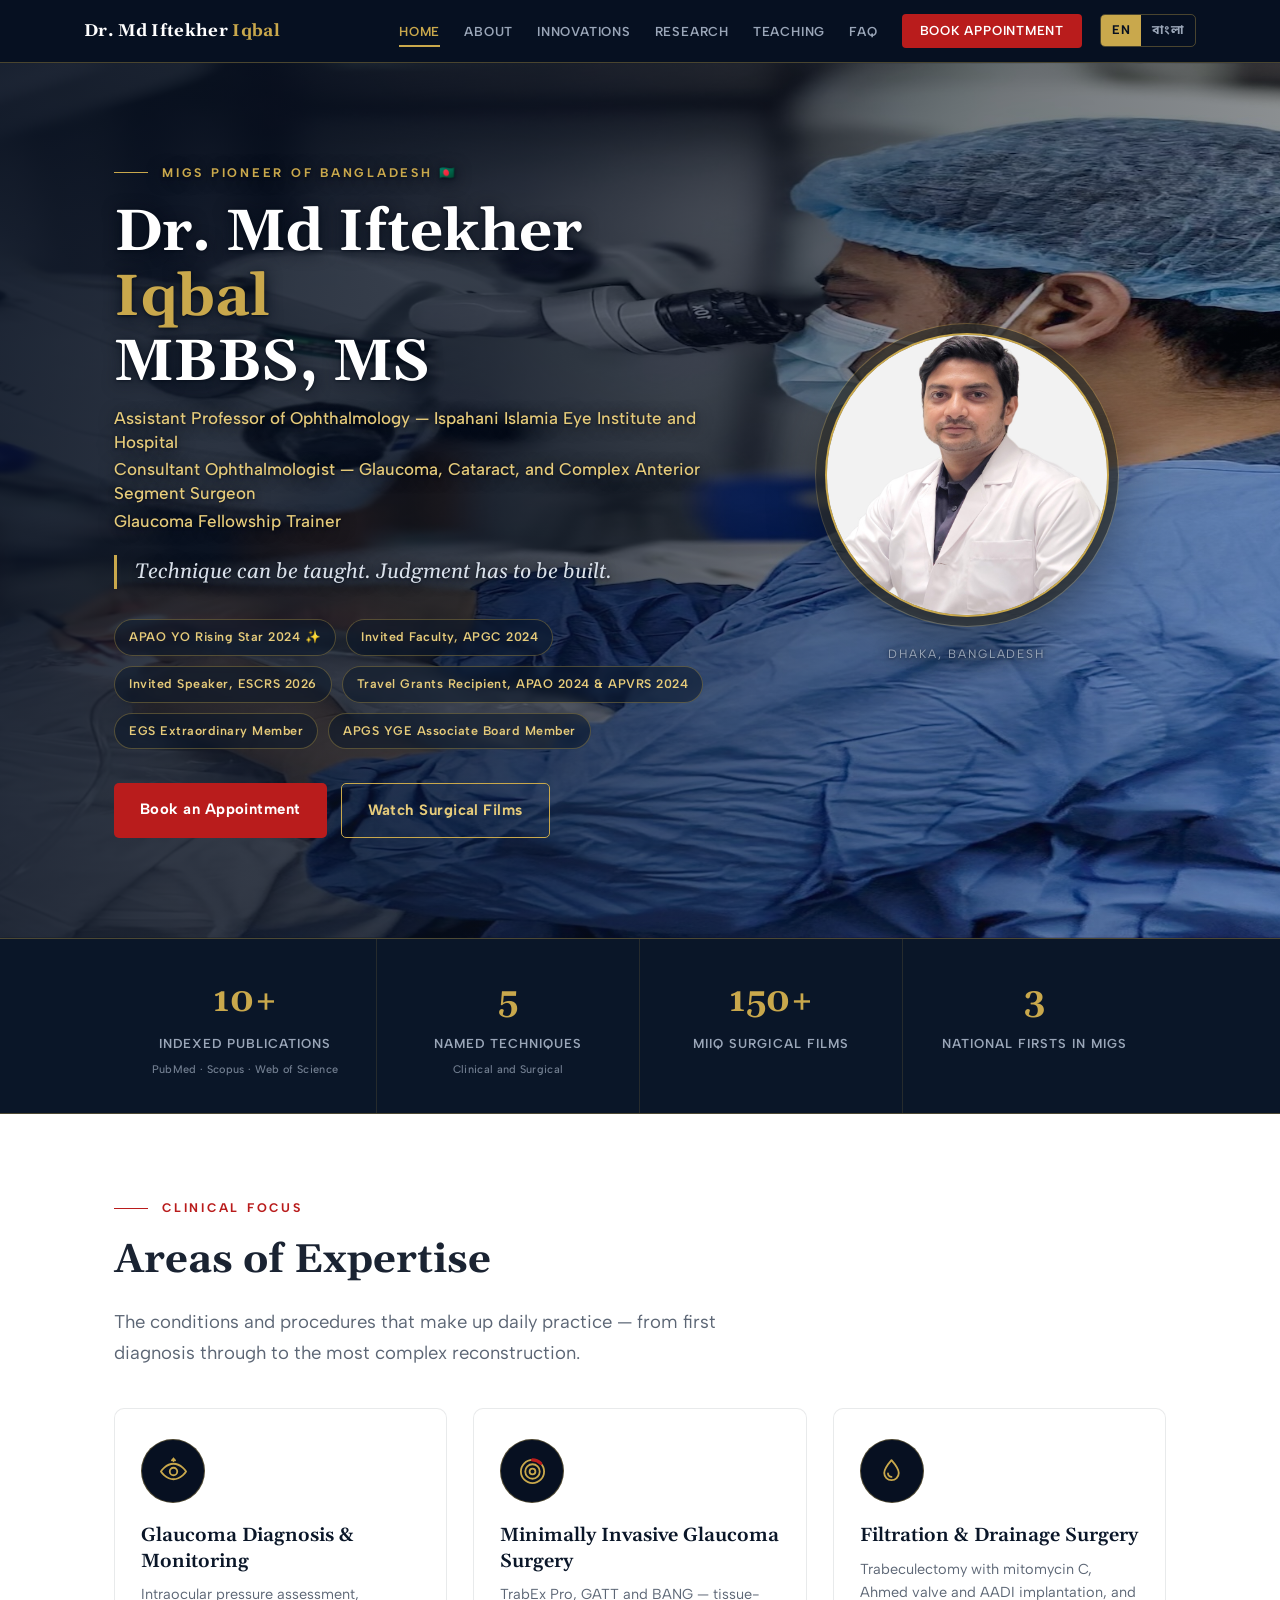
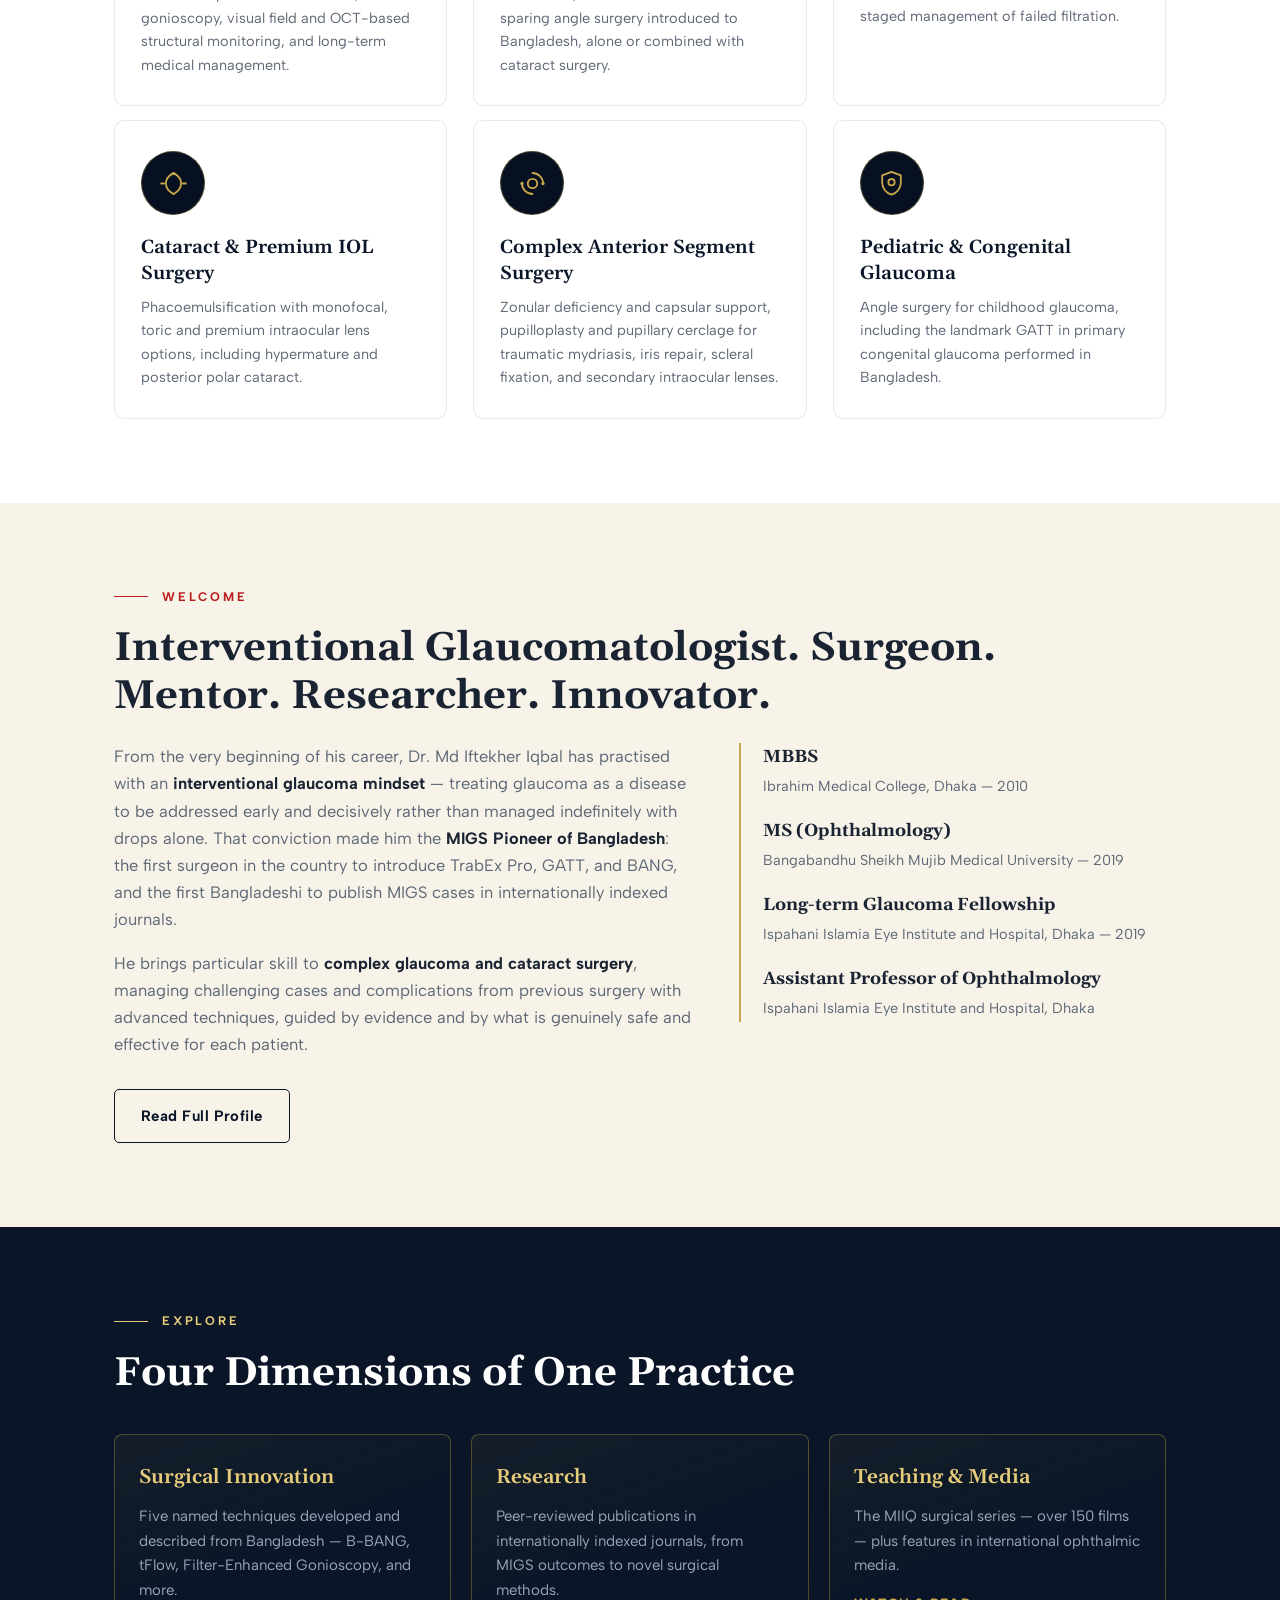
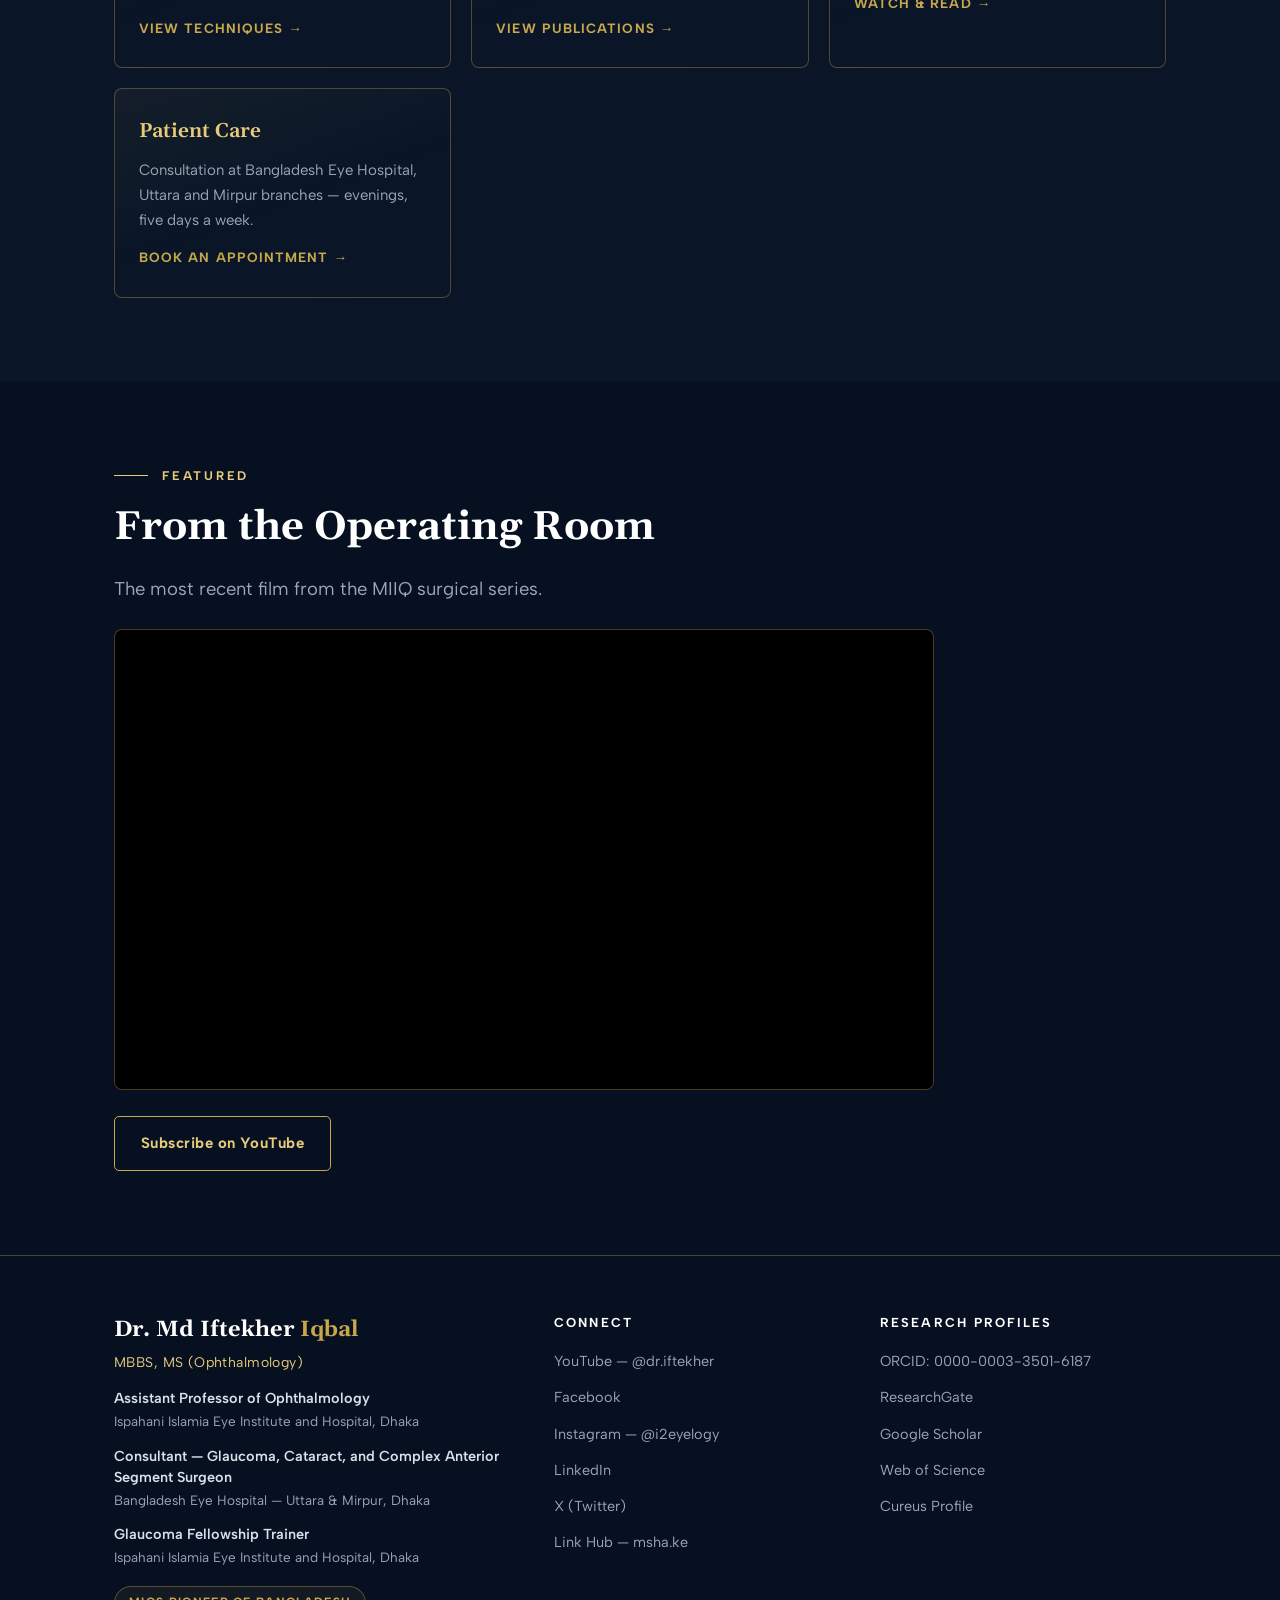
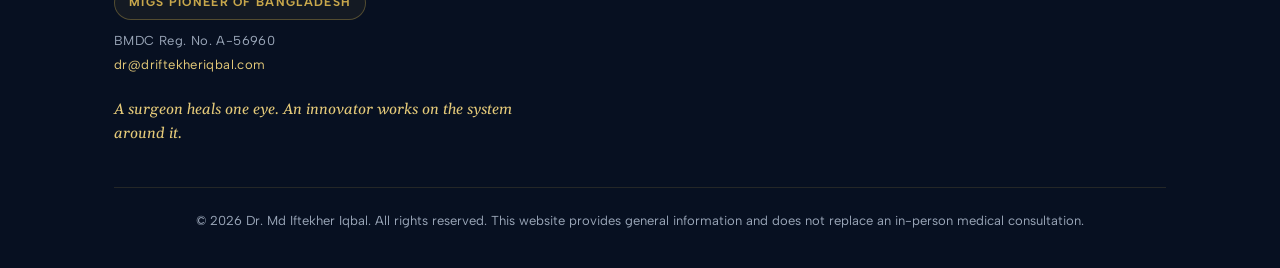
<file: index.html>
<!DOCTYPE html>
<html lang="en">
<head>
<meta charset="UTF-8">
<meta name="viewport" content="width=device-width, initial-scale=1.0">
<!-- ============================================================
     OFFICIAL WEBSITE — DR. MD IFTEKHER IQBAL, MBBS, MS
     HOW TO EDIT: look for comments marked  EDIT HERE  below.
     Change only the text between tags; never delete the tags.
     Brand colours live in css/style.css (:root section).

     BILINGUAL STRUCTURE
       page.html      = English
       page-bn.html   = Bangla (বাংলা)
     The two are independent files. When you change a fact in one
     (a phone number, a new award), change it in BOTH so the
     versions stay consistent.
     ============================================================ -->
<title>Dr. Md Iftekher Iqbal | Glaucoma, Cataract, and Complex Anterior Segment Surgeon | MIGS Pioneer of Bangladesh</title>
<meta name="description" content="Official website of Dr. Md Iftekher Iqbal, MBBS, MS — Assistant Professor of Ophthalmology and Consultant Ophthalmologist in Dhaka. MIGS Pioneer of Bangladesh.">
<link rel="canonical" href="https://driftekheriqbal.com/index.html">
<meta property="og:url" content="https://driftekheriqbal.com/index.html">
<meta property="og:image" content="https://driftekheriqbal.com/photo.jpg">
<meta property="og:image:alt" content="Dr. Md Iftekher Iqbal">
<meta property="og:site_name" content="Dr. Md Iftekher Iqbal">
<meta property="og:locale" content="en_US">
<meta property="og:locale:alternate" content="bn_BD">
<meta name="twitter:card" content="summary_large_image">
<meta name="twitter:title" content="Dr. Md Iftekher Iqbal">
<meta name="twitter:image" content="https://driftekheriqbal.com/photo.jpg">
<meta name="theme-color" content="#0A1628">
<meta name="robots" content="index, follow, max-image-preview:large">
<link rel="icon" href="favicon.svg" type="image/svg+xml">
<link rel="apple-touch-icon" href="photo.jpg">
<meta name="author" content="Dr. Md Iftekher Iqbal">
<meta property="og:title" content="Dr. Md Iftekher Iqbal | Glaucoma, Cataract, and Complex Anterior Segment Surgeon | MIGS Pioneer of Bangladesh">
<meta property="og:description" content="Official website of Dr. Md Iftekher Iqbal, MBBS, MS — Assistant Professor of Ophthalmology and Consultant Ophthalmologist in Dhaka. MIGS Pioneer of Bangladesh.">
<meta property="og:type" content="profile">
<link rel="alternate" hreflang="en" href="https://driftekheriqbal.com/index.html">
<link rel="alternate" hreflang="bn" href="https://driftekheriqbal.com/index-bn.html">
<link rel="alternate" hreflang="x-default" href="https://driftekheriqbal.com/index.html">
<link rel="preconnect" href="https://fonts.googleapis.com">
<link rel="preconnect" href="https://fonts.gstatic.com" crossorigin>
<link href="https://fonts.googleapis.com/css2?family=Gelasio:ital,wght@0,400;0,600;0,700;1,400;1,600&family=Albert+Sans:wght@400;500;600;700&family=Noto+Sans+Bengali:wght@400;500;600;700&display=swap" rel="stylesheet">
<script type="application/ld+json">
{
  "@context": "https://schema.org",
  "@type": "Physician",
  "@id": "https://driftekheriqbal.com/#physician",
  "name": "Dr. Md Iftekher Iqbal",
  "honorificPrefix": "Dr.",
  "honorificSuffix": "MBBS, MS",
  "url": "https://driftekheriqbal.com/",
  "image": "https://driftekheriqbal.com/photo.jpg",
  "medicalSpecialty": "Ophthalmologic",
  "email": "dr@driftekheriqbal.com",
  "identifier": {
    "@type": "PropertyValue",
    "name": "BMDC Registration Number",
    "value": "A-56960"
  },
  "description": "Assistant Professor of Ophthalmology and Consultant Ophthalmologist specialising in glaucoma, cataract, and complex anterior segment surgery. MIGS Pioneer of Bangladesh.",
  "knowsLanguage": ["en", "bn"],
  "availableService": [
    {"@type": "MedicalProcedure", "name": "Minimally Invasive Glaucoma Surgery (MIGS)"},
    {"@type": "MedicalProcedure", "name": "Trabeculectomy with Mitomycin C"},
    {"@type": "MedicalProcedure", "name": "Glaucoma Drainage Device Implantation"},
    {"@type": "MedicalProcedure", "name": "Cataract Surgery with Premium Intraocular Lens"},
    {"@type": "MedicalProcedure", "name": "Complex Anterior Segment Reconstruction"},
    {"@type": "MedicalProcedure", "name": "Pediatric and Congenital Glaucoma Surgery"}
  ],
  "alumniOf": [
    {"@type": "EducationalOrganization", "name": "Ibrahim Medical College, Dhaka"},
    {"@type": "EducationalOrganization", "name": "Bangabandhu Sheikh Mujib Medical University"}
  ],
  "worksFor": {
    "@type": "MedicalOrganization",
    "name": "Ispahani Islamia Eye Institute and Hospital",
    "address": {"@type": "PostalAddress", "addressLocality": "Dhaka", "addressCountry": "BD"}
  },
  "sameAs": [
    "https://orcid.org/0000-0003-3501-6187",
    "https://www.youtube.com/@dr.iftekher",
    "https://www.facebook.com/dr.iftekher.oph",
    "https://instagram.com/i2eyelogy",
    "https://www.linkedin.com/in/iftekher-iqbal",
    "https://x.com/iftekher_iqbal",
    "https://scholar.google.com/citations?user=cHionpIAAAAJ",
    "https://www.researchgate.net/profile/Md-Iftekher-Iqbal"
  ]
}
</script>
<script type="application/ld+json">
{
  "@context": "https://schema.org",
  "@type": "MedicalClinic",
  "name": "Dr. Md Iftekher Iqbal — Bangladesh Eye Hospital, Uttara",
  "address": {
    "@type": "PostalAddress",
    "streetAddress": "House 27, Sonargaon Janapath Road, Sector 07, Uttara",
    "addressLocality": "Dhaka",
    "postalCode": "1230",
    "addressCountry": "BD"
  },
  "telephone": "+8801787665944",
  "openingHoursSpecification": [{
    "@type": "OpeningHoursSpecification",
    "dayOfWeek": ["Saturday", "Monday", "Wednesday"],
    "opens": "19:00", "closes": "21:00"
  }],
  "physician": {"@id": "https://driftekheriqbal.com/#physician"}
}
</script>
<script type="application/ld+json">
{
  "@context": "https://schema.org",
  "@type": "MedicalClinic",
  "name": "Dr. Md Iftekher Iqbal — Bangladesh Eye Hospital, Mirpur",
  "address": {
    "@type": "PostalAddress",
    "streetAddress": "Sumi Tower, 66 Zoo Road, Mirpur-2",
    "addressLocality": "Dhaka",
    "postalCode": "1216",
    "addressCountry": "BD"
  },
  "telephone": "+8801847422010",
  "openingHoursSpecification": [{
    "@type": "OpeningHoursSpecification",
    "dayOfWeek": ["Sunday", "Tuesday"],
    "opens": "18:00", "closes": "21:00"
  }],
  "physician": {"@id": "https://driftekheriqbal.com/#physician"}
}
</script>
<link rel="stylesheet" href="css/style.css">
</head>
<body>

<a class="skip-link" href="#main">Skip to content</a>
<nav class="nav" aria-label="Main navigation">
  <div class="nav-inner">
    <a class="nav-name" href="index.html">Dr. Md Iftekher <span>Iqbal</span></a>
    <ul class="nav-links" id="navlinks">
        <li><a href="index.html" class="active">Home</a></li>
        <li><a href="about.html">About</a></li>
        <li><a href="innovations.html">Innovations</a></li>
        <li><a href="research.html">Research</a></li>
        <li><a href="teaching.html">Teaching</a></li>
      <li><a href="faq.html">FAQ</a></li>
      <li><a href="appointments.html" class="nav-cta">Book Appointment</a></li>
    </ul>
    <div class="nav-actions">
      <!-- LANGUAGE TOGGLE — links this page to its twin in the other language -->
      <div class="lang-switch" role="group" aria-label="Language">
        <a href="index.html" class="active" lang="en">EN</a>
        <a href="index-bn.html" lang="bn">বাংলা</a>
      </div>
      <button class="nav-toggle" aria-label="Open menu" onclick="document.getElementById('navlinks').classList.toggle('open')">&#9776;</button>
    </div>
  </div>
</nav>

<!-- ================= HERO ================= -->
<!-- EDIT HERE: HOME HERO — name, titles, tagline, badges -->
<header id="main" class="hero hero--home">
  <div class="wrap hero-grid">
    <div>
      <p class="eyebrow">MIGS Pioneer of Bangladesh &#127463;&#127465;</p>
      <h1>Dr. Md Iftekher <em>Iqbal</em><br>MBBS, MS</h1>
      <p class="hero-role">Assistant Professor of Ophthalmology — Ispahani Islamia Eye Institute and Hospital</p>
      <p class="hero-role">Consultant Ophthalmologist — Glaucoma, Cataract, and Complex Anterior Segment Surgeon</p>
      <p class="hero-role">Glaucoma Fellowship Trainer</p>
      <p class="hero-line">Technique can be taught. Judgment has to be built.</p>
      <div class="badges">
        <span class="badge">APAO YO Rising Star 2024 &#10024;</span>
        <span class="badge">Invited Faculty, APGC 2024</span>
        <span class="badge">Invited Speaker, ESCRS 2026</span>
        <span class="badge">Travel Grants Recipient, APAO 2024 &amp; APVRS 2024</span>
        <span class="badge">EGS Extraordinary Member</span>
        <span class="badge">APGS YGE Associate Board Member</span>
      </div>
      <div class="cta-row">
        <a class="btn btn--red" href="appointments.html">Book an Appointment</a>
        <a class="btn btn--ghost" href="teaching.html">Watch Surgical Films</a>
      </div>
    </div>
    <div>
      <!-- EDIT HERE: replace photo.jpg in the main folder with your portrait -->
      <figure class="portrait portrait--arch">
        <img src="photo.jpg" alt="Portrait of Dr. Md Iftekher Iqbal"
             onerror="this.style.display='none';this.nextElementSibling.style.display='block'">
        <div class="portrait-fallback" style="display:none">II</div>
      </figure>
      <p class="portrait-caption">DHAKA, BANGLADESH</p>
    </div>
  </div>
</header>

<!-- ================= STATS ================= -->
<section class="stats">
  <div class="wrap stats-grid">
    <div class="stat"><b>10+</b><span>Indexed Publications<small>PubMed &middot; Scopus &middot; Web of Science</small></span></div>
    <div class="stat"><b>5</b><span>Named Techniques<small>Clinical and Surgical</small></span></div>
    <div class="stat"><b>150+</b><span>MIIQ Surgical Films</span></div>
    <div class="stat"><b>3</b><span>National Firsts in MIGS</span></div>
  </div>
</section>

<!-- ================= AREAS OF EXPERTISE ================= -->
<!-- EDIT HERE: to change a card, edit its <h3> title and <p> text.
     The icons are drawn in code; leave the <svg> blocks alone
     unless you want a different symbol. Mirror changes in the
     other language file. -->
<section class="section section--white">
  <div class="wrap">
    <p class="eyebrow eyebrow--red">Clinical Focus</p>
    <h2>Areas of Expertise</h2>
    <p class="lede">The conditions and procedures that make up daily practice — from first diagnosis through to the most complex reconstruction.</p>
    <div class="expertise-grid">
      <article class="expertise">
        <span class="expertise-icon"><svg viewBox="0 0 24 24" fill="none" stroke="currentColor" stroke-width="1.5" stroke-linecap="round" stroke-linejoin="round" aria-hidden="true">
  <path d="M1.6 12S5.6 5.6 12 5.6 22.4 12 22.4 12 18.4 18.4 12 18.4 1.6 12 1.6 12z"/>
  <circle cx="12" cy="12" r="3.1"/>
  <path d="M12 3.4V1.4M12 1.4 10.7 2.8M12 1.4l1.3 1.4"/>
</svg></span>
        <h3>Glaucoma Diagnosis &amp; Monitoring</h3>
        <p>Intraocular pressure assessment, gonioscopy, visual field and OCT-based structural monitoring, and long-term medical management.</p>
      </article>
      <article class="expertise">
        <span class="expertise-icon"><svg viewBox="0 0 24 24" fill="none" stroke="currentColor" stroke-width="1.5" stroke-linecap="round" aria-hidden="true">
  <circle cx="12" cy="12" r="9.6"/>
  <circle cx="12" cy="12" r="6"/>
  <circle cx="12" cy="12" r="2.4"/>
  <path d="M12 2.4A9.6 9.6 0 0 1 18.8 5.2" stroke="#B91C1C" stroke-width="2.6"/>
</svg></span>
        <h3>Minimally Invasive Glaucoma Surgery</h3>
        <p>TrabEx Pro, GATT and BANG — tissue-sparing angle surgery introduced to Bangladesh, alone or combined with cataract surgery.</p>
      </article>
      <article class="expertise">
        <span class="expertise-icon"><svg viewBox="0 0 24 24" fill="none" stroke="currentColor" stroke-width="1.5" stroke-linecap="round" stroke-linejoin="round" aria-hidden="true">
  <path d="M12 2.6s6 6.9 6 10.6a6 6 0 0 1-12 0C6 9.5 12 2.6 12 2.6z"/>
  <path d="M9.1 13.6a2.9 2.9 0 0 0 2.9 2.9"/>
</svg></span>
        <h3>Filtration &amp; Drainage Surgery</h3>
        <p>Trabeculectomy with mitomycin C, Ahmed valve and AADI implantation, and staged management of failed filtration.</p>
      </article>
      <article class="expertise">
        <span class="expertise-icon"><svg viewBox="0 0 24 24" fill="none" stroke="currentColor" stroke-width="1.5" stroke-linecap="round" stroke-linejoin="round" aria-hidden="true">
  <path d="M12 3.2c4.2 2.4 6.3 5.2 6.3 8.8S16.2 18.4 12 20.8c-4.2-2.4-6.3-5.2-6.3-8.8S7.8 5.6 12 3.2z"/>
  <path d="M1.8 12h2.4M19.8 12h2.4"/>
</svg></span>
        <h3>Cataract &amp; Premium IOL Surgery</h3>
        <p>Phacoemulsification with monofocal, toric and premium intraocular lens options, including hypermature and posterior polar cataract.</p>
      </article>
      <article class="expertise">
        <span class="expertise-icon"><svg viewBox="0 0 24 24" fill="none" stroke="currentColor" stroke-width="1.5" stroke-linecap="round" aria-hidden="true">
  <circle cx="12" cy="12" r="3.9"/>
  <path d="M12 3.3a8.7 8.7 0 0 1 8.7 8.7"/>
  <path d="M12 20.7A8.7 8.7 0 0 1 3.3 12"/>
  <circle cx="20.7" cy="12" r="1.35" fill="currentColor" stroke="none"/>
  <circle cx="3.3" cy="12" r="1.35" fill="currentColor" stroke="none"/>
</svg></span>
        <h3>Complex Anterior Segment Surgery</h3>
        <p>Zonular deficiency and capsular support, pupilloplasty and pupillary cerclage for traumatic mydriasis, iris repair, scleral fixation, and secondary intraocular lenses.</p>
      </article>
      <article class="expertise">
        <span class="expertise-icon"><svg viewBox="0 0 24 24" fill="none" stroke="currentColor" stroke-width="1.5" stroke-linecap="round" stroke-linejoin="round" aria-hidden="true">
  <path d="M12 2.3 4.3 5.2v6.2c0 4.6 3.3 8.6 7.7 9.9 4.4-1.3 7.7-5.3 7.7-9.9V5.2L12 2.3z"/>
  <circle cx="12" cy="10.9" r="2.6"/>
</svg></span>
        <h3>Pediatric &amp; Congenital Glaucoma</h3>
        <p>Angle surgery for childhood glaucoma, including the landmark GATT in primary congenital glaucoma performed in Bangladesh.</p>
      </article>
    </div>
  </div>
</section>


<!-- ================= INTRODUCTION ================= -->
<section class="section section--cream">
  <div class="wrap">
    <p class="eyebrow eyebrow--red">Welcome</p>
    <h2>Interventional Glaucomatologist. Surgeon. Mentor. Researcher. Innovator.</h2>
    <div class="about-grid">
      <div class="prose">
        <p>From the very beginning of his career, Dr. Md Iftekher Iqbal has practised with an <b>interventional glaucoma mindset</b> — treating glaucoma as a disease to be addressed early and decisively rather than managed indefinitely with drops alone. That conviction made him the <b>MIGS Pioneer of Bangladesh</b>: the first surgeon in the country to introduce TrabEx Pro, GATT, and BANG, and the first Bangladeshi to publish MIGS cases in internationally indexed journals.</p>
        <p>He brings particular skill to <b>complex glaucoma and cataract surgery</b>, managing challenging cases and complications from previous surgery with advanced techniques, guided by evidence and by what is genuinely safe and effective for each patient.</p>
      </div>
      <div>
        <ul class="cred-list">
          <li><b>MBBS</b><span>Ibrahim Medical College, Dhaka — 2010</span></li>
          <li><b>MS (Ophthalmology)</b><span>Bangabandhu Sheikh Mujib Medical University — 2019</span></li>
          <li><b>Long-term Glaucoma Fellowship</b><span>Ispahani Islamia Eye Institute and Hospital, Dhaka — 2019</span></li>
          <li><b>Assistant Professor of Ophthalmology</b><span>Ispahani Islamia Eye Institute and Hospital, Dhaka</span></li>
        </ul>
      </div>
    </div>
    <div class="cta-row" style="margin-top:14px">
      <a class="btn btn--navy" href="about.html">Read Full Profile</a>
    </div>
  </div>
</section>

<!-- ================= EXPLORE ================= -->
<section class="section section--navy">
  <div class="wrap">
    <p class="eyebrow">Explore</p>
    <h2>Four Dimensions of One Practice</h2>
    <div class="card-grid">
      <div class="card">
        <h3>Surgical Innovation</h3>
        <p>Five named techniques developed and described from Bangladesh — B-BANG, tFlow, Filter-Enhanced Gonioscopy, and more.</p>
        <a class="more" href="innovations.html">View Techniques &rarr;</a>
      </div>
      <div class="card">
        <h3>Research</h3>
        <p>Peer-reviewed publications in internationally indexed journals, from MIGS outcomes to novel surgical methods.</p>
        <a class="more" href="research.html">View Publications &rarr;</a>
      </div>
      <div class="card">
        <h3>Teaching &amp; Media</h3>
        <p>The MIIQ surgical series — over 150 films — plus features in international ophthalmic media.</p>
        <a class="more" href="teaching.html">Watch &amp; Read &rarr;</a>
      </div>
      <div class="card">
        <h3>Patient Care</h3>
        <p>Consultation at Bangladesh Eye Hospital, Uttara and Mirpur branches — evenings, five days a week.</p>
        <a class="more" href="appointments.html">Book an Appointment &rarr;</a>
      </div>
    </div>
  </div>
</section>

<!-- ================= FEATURED FILM (AUTO-UPDATING) ================= -->
<!-- FEATURED VIDEO: pulls the newest film from your YouTube playlist
     "MIIQ - Featured Surgical Films" automatically. To change which film
     appears first, reorder that playlist on YouTube — no edit needed here. -->
<!-- FEATURED VIDEO — fully automatic. It plays from your public
     YouTube playlist "MIIQ - Featured Surgical Films"
     (ID: PLQgYX9K4kgxk). To change which film leads, reorder that
     playlist on YouTube. Nothing here ever needs editing again.
     The same playlist is used in index-bn.html and teaching.html. -->
<section class="section section--deep">
  <div class="wrap">
    <p class="eyebrow">Featured</p>
    <h2>From the Operating Room</h2>
    <p class="lede">The most recent film from the MIIQ surgical series.</p>
    <div class="yt-frame" style="max-width:820px;margin-top:24px">
      <iframe src="https://www.youtube-nocookie.com/embed/videoseries?list=PLQgYX9K4kgxk" title="Latest MIIQ surgical film" loading="lazy" allowfullscreen></iframe>
    </div>
    <div class="cta-row" style="margin-top:26px">
      <a class="btn btn--ghost" href="https://www.youtube.com/@dr.iftekher?sub_confirmation=1" target="_blank" rel="noopener">Subscribe on YouTube</a>
    </div>
  </div>
</section>

<!-- ================= FOOTER ================= -->
<footer>
  <div class="wrap">
    <div class="foot-grid">
      <div>
        <p class="foot-name">Dr. Md Iftekher <span>Iqbal</span></p>
        <p class="foot-degree">MBBS, MS (Ophthalmology)</p>
        <p class="foot-role">Assistant Professor of Ophthalmology</p>
        <p class="foot-org">Ispahani Islamia Eye Institute and Hospital, Dhaka</p>
        <p class="foot-role">Consultant — Glaucoma, Cataract, and Complex Anterior Segment Surgeon</p>
        <p class="foot-org">Bangladesh Eye Hospital — Uttara &amp; Mirpur, Dhaka</p>
        <p class="foot-role">Glaucoma Fellowship Trainer</p>
        <p class="foot-org">Ispahani Islamia Eye Institute and Hospital, Dhaka</p>
        <p class="foot-pioneer">MIGS Pioneer of Bangladesh</p>
        <p class="foot-bmdc">BMDC Reg. No. A-56960</p>
        <p class="foot-bmdc"><a href="mailto:dr@driftekheriqbal.com">dr@driftekheriqbal.com</a></p>
        <p class="foot-line">A surgeon heals one eye. An innovator works on the system around it.</p>
      </div>
      <div>
        <h4>Connect</h4>
        <ul>
          <li><a href="https://www.youtube.com/@dr.iftekher" target="_blank" rel="noopener">YouTube — @dr.iftekher</a></li>
          <li><a href="https://www.facebook.com/dr.iftekher.oph" target="_blank" rel="noopener">Facebook</a></li>
          <li><a href="https://instagram.com/i2eyelogy" target="_blank" rel="noopener">Instagram — @i2eyelogy</a></li>
          <li><a href="https://www.linkedin.com/in/iftekher-iqbal" target="_blank" rel="noopener">LinkedIn</a></li>
          <li><a href="https://x.com/iftekher_iqbal" target="_blank" rel="noopener">X (Twitter)</a></li>
          <li><a href="https://msha.ke/dr.iftekher" target="_blank" rel="noopener">Link Hub — msha.ke</a></li>
        </ul>
      </div>
      <div>
        <h4>Research Profiles</h4>
        <ul>
          <li><a href="https://orcid.org/0000-0003-3501-6187" target="_blank" rel="noopener">ORCID: 0000-0003-3501-6187</a></li>
          <li><a href="https://www.researchgate.net/profile/Md-Iftekher-Iqbal" target="_blank" rel="noopener">ResearchGate</a></li>
          <li><a href="https://scholar.google.com/citations?user=cHionpIAAAAJ" target="_blank" rel="noopener">Google Scholar</a></li>
          <li><a href="https://www.webofscience.com/wos/author/record/AAH-5555-2019" target="_blank" rel="noopener">Web of Science</a></li>
          <li><a href="https://www.cureus.com/users/389675-md-iftekher-iqbal" target="_blank" rel="noopener">Cureus Profile</a></li>
        </ul>
      </div>
    </div>
    <p class="copyright">&copy; 2026 Dr. Md Iftekher Iqbal. All rights reserved. This website provides general information and does not replace an in-person medical consultation.</p>
  </div>
</footer>

</body>
</html>
</file>
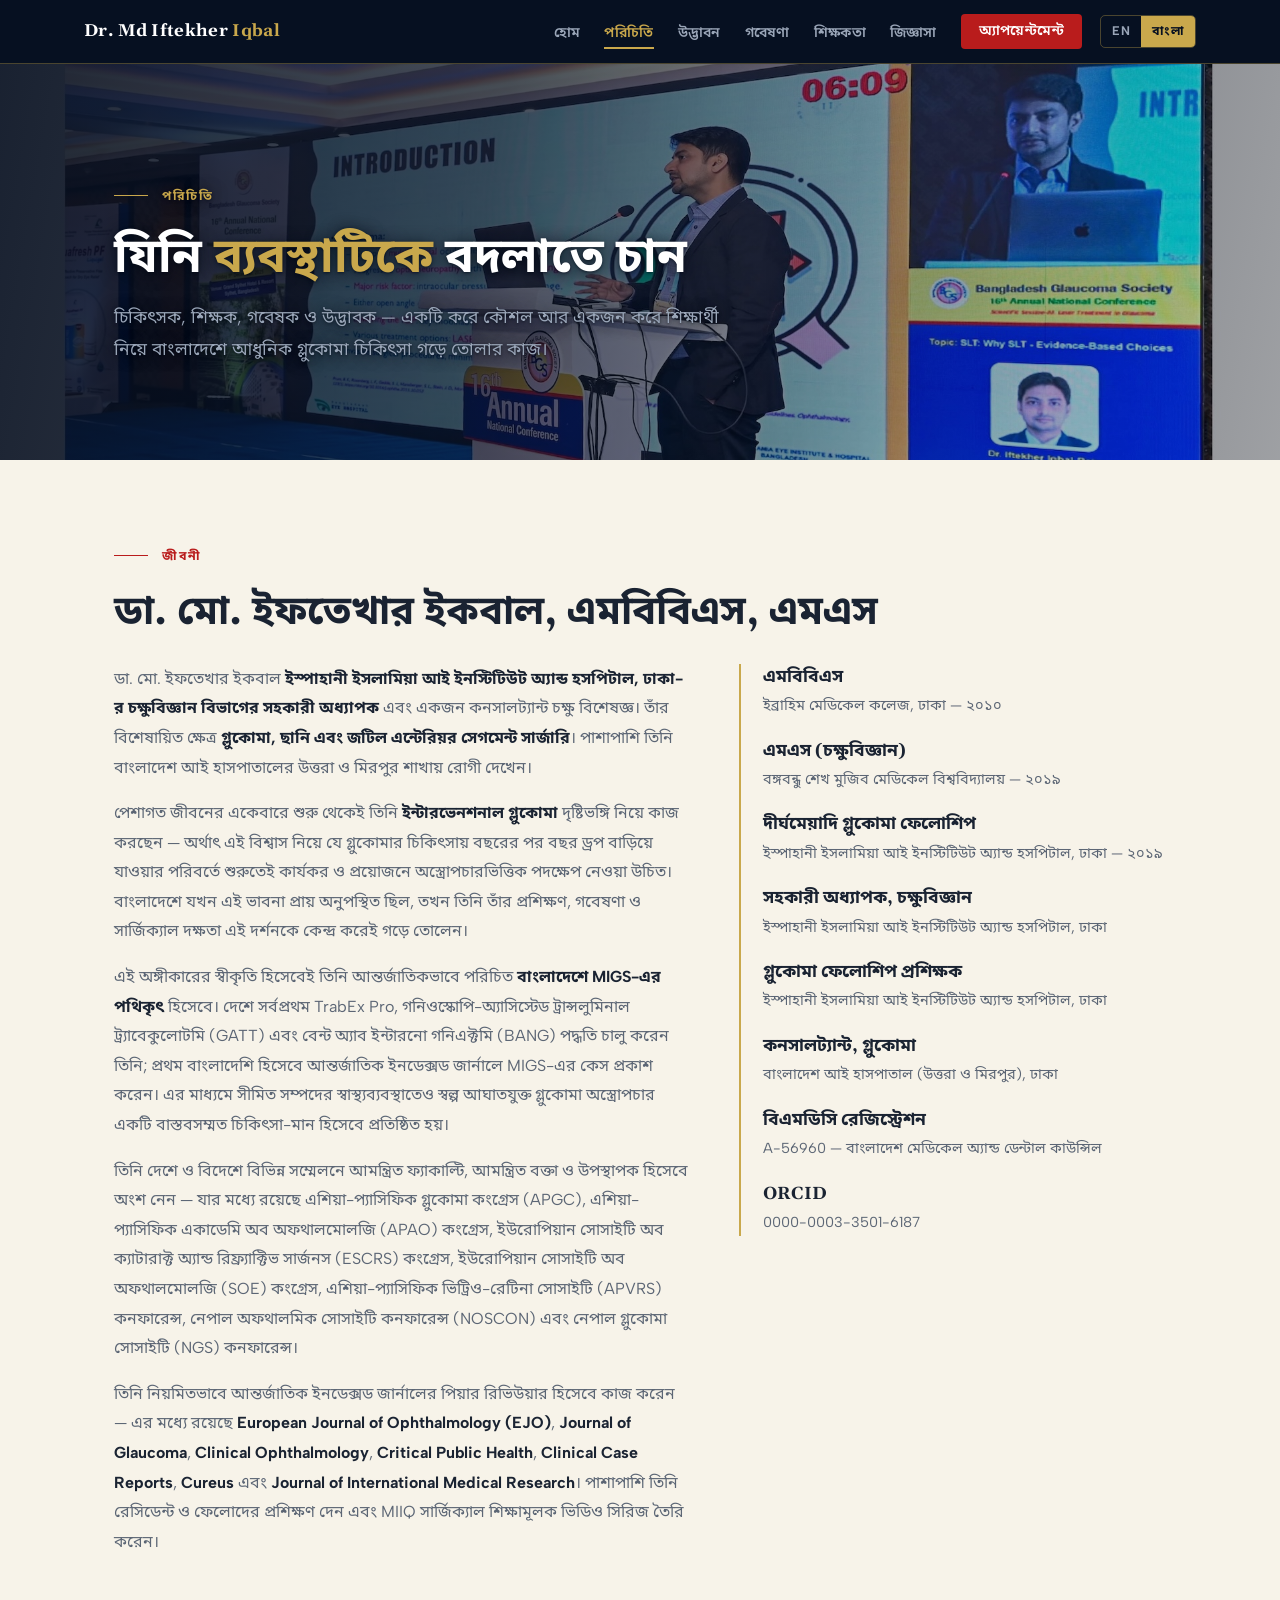
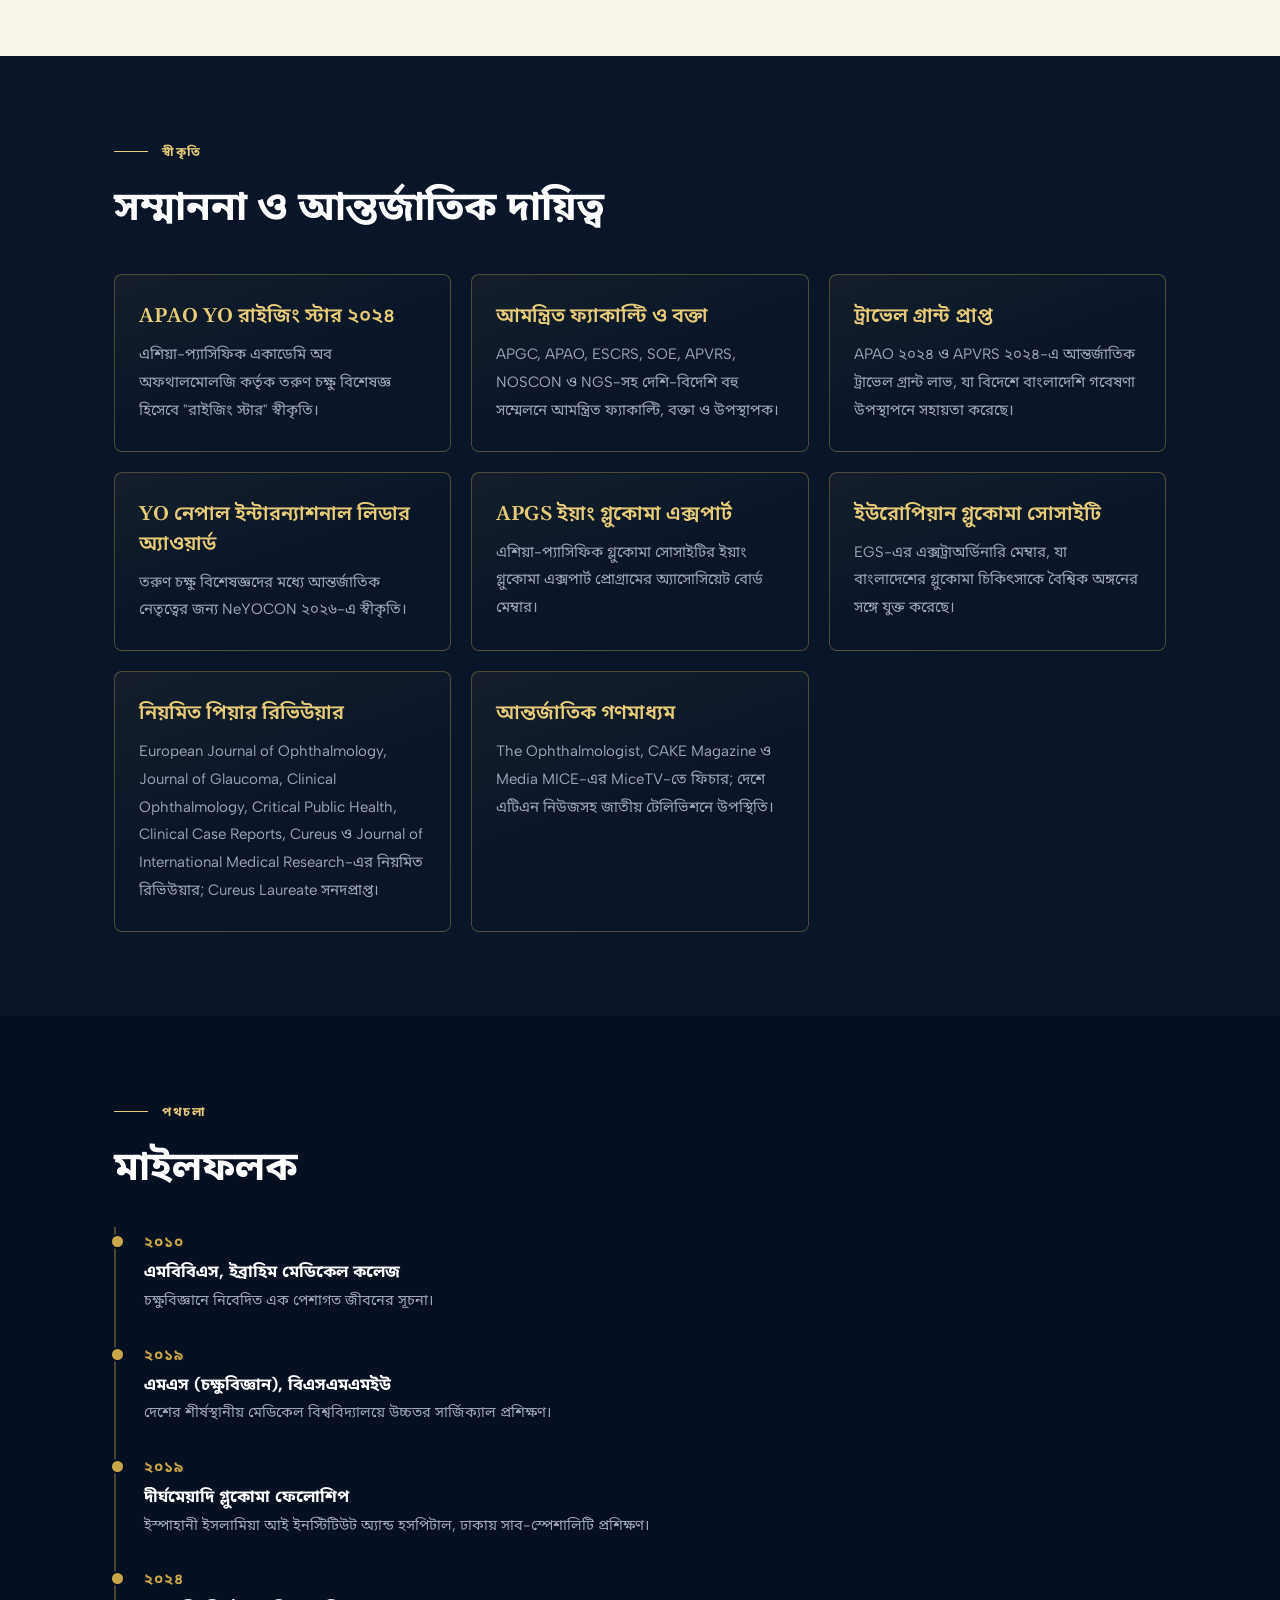
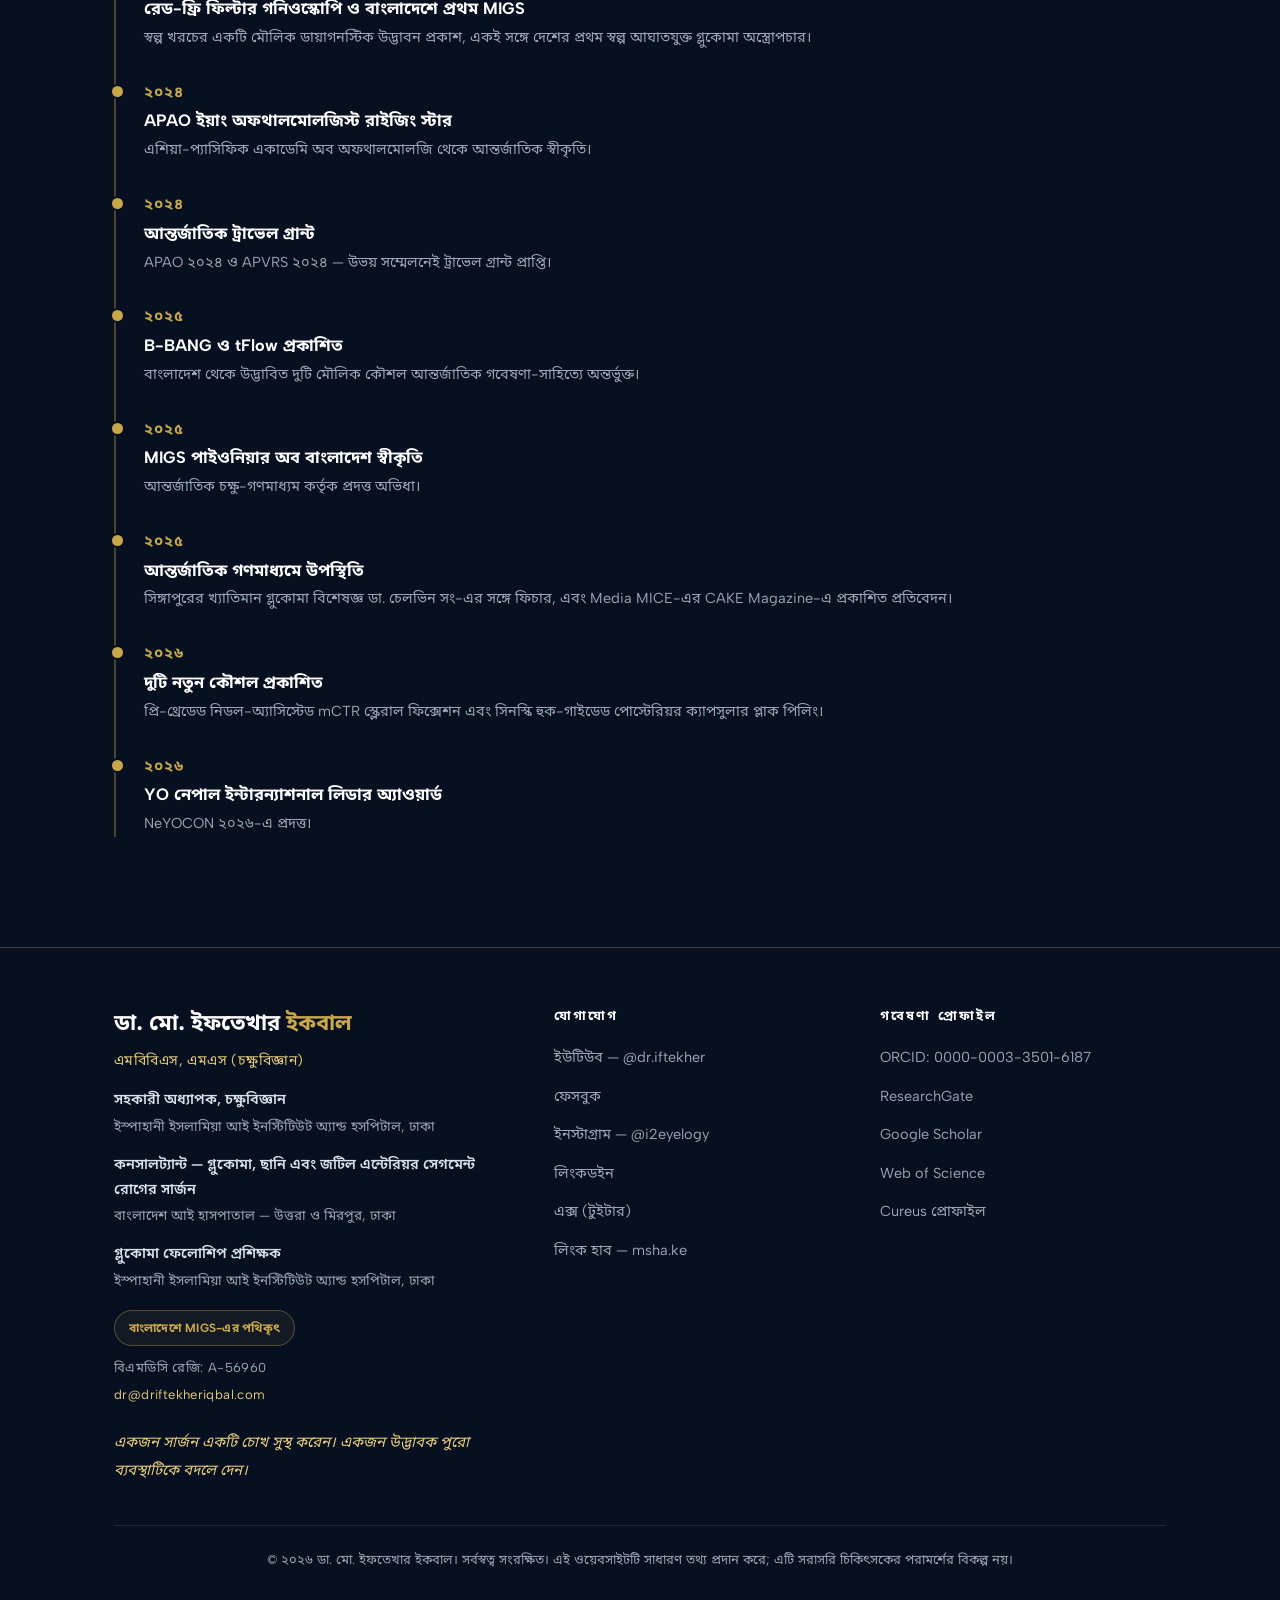
<file: about-bn.html>
<!DOCTYPE html>
<html lang="bn">
<head>
<meta charset="UTF-8">
<meta name="viewport" content="width=device-width, initial-scale=1.0">
<!-- ============================================================
     OFFICIAL WEBSITE — DR. MD IFTEKHER IQBAL, MBBS, MS
     HOW TO EDIT: look for comments marked  EDIT HERE  below.
     Change only the text between tags; never delete the tags.
     Brand colours live in css/style.css (:root section).

     BILINGUAL STRUCTURE
       page.html      = English
       page-bn.html   = Bangla (বাংলা)
     The two are independent files. When you change a fact in one
     (a phone number, a new award), change it in BOTH so the
     versions stay consistent.
     ============================================================ -->
<title>পরিচিতি | ডা. মো. ইফতেখার ইকবাল</title>
<meta name="description" content="ডা. মো. ইফতেখার ইকবালের জীবনী, শিক্ষাগত যোগ্যতা, সম্মাননা ও পথচলার মাইলফলক।">
<link rel="canonical" href="https://driftekheriqbal.com/about-bn.html">
<meta property="og:url" content="https://driftekheriqbal.com/about-bn.html">
<meta property="og:image" content="https://driftekheriqbal.com/photo.jpg">
<meta property="og:image:alt" content="Dr. Md Iftekher Iqbal">
<meta property="og:site_name" content="Dr. Md Iftekher Iqbal">
<meta property="og:locale" content="bn_BD">
<meta property="og:locale:alternate" content="en_US">
<meta name="twitter:card" content="summary_large_image">
<meta name="twitter:title" content="Dr. Md Iftekher Iqbal">
<meta name="twitter:image" content="https://driftekheriqbal.com/photo.jpg">
<meta name="theme-color" content="#0A1628">
<meta name="robots" content="index, follow, max-image-preview:large">
<link rel="icon" href="favicon.svg" type="image/svg+xml">
<link rel="apple-touch-icon" href="photo.jpg">
<meta name="author" content="Dr. Md Iftekher Iqbal">
<meta property="og:title" content="পরিচিতি | ডা. মো. ইফতেখার ইকবাল">
<meta property="og:description" content="ডা. মো. ইফতেখার ইকবালের জীবনী, শিক্ষাগত যোগ্যতা, সম্মাননা ও পথচলার মাইলফলক।">
<meta property="og:type" content="profile">
<link rel="alternate" hreflang="en" href="https://driftekheriqbal.com/about.html">
<link rel="alternate" hreflang="bn" href="https://driftekheriqbal.com/about-bn.html">
<link rel="alternate" hreflang="x-default" href="https://driftekheriqbal.com/about.html">
<link rel="preconnect" href="https://fonts.googleapis.com">
<link rel="preconnect" href="https://fonts.gstatic.com" crossorigin>
<link href="https://fonts.googleapis.com/css2?family=Gelasio:ital,wght@0,400;0,600;0,700;1,400;1,600&family=Albert+Sans:wght@400;500;600;700&family=Noto+Sans+Bengali:wght@400;500;600;700&display=swap" rel="stylesheet">
<link rel="stylesheet" href="css/style.css">
</head>
<body class="bn-page">

<a class="skip-link" href="#main">মূল অংশে যান</a>
<nav class="nav" aria-label="Main navigation">
  <div class="nav-inner">
    <a class="nav-name" href="index-bn.html">Dr. Md Iftekher <span>Iqbal</span></a>
    <ul class="nav-links" id="navlinks">
        <li><a href="index-bn.html">হোম</a></li>
        <li><a href="about-bn.html" class="active">পরিচিতি</a></li>
        <li><a href="innovations-bn.html">উদ্ভাবন</a></li>
        <li><a href="research-bn.html">গবেষণা</a></li>
        <li><a href="teaching-bn.html">শিক্ষকতা</a></li>
      <li><a href="faq-bn.html">জিজ্ঞাসা</a></li>
      <li><a href="appointments-bn.html" class="nav-cta">অ্যাপয়েন্টমেন্ট</a></li>
    </ul>
    <div class="nav-actions">
      <!-- LANGUAGE TOGGLE — links this page to its twin in the other language -->
      <div class="lang-switch" role="group" aria-label="Language">
        <a href="about.html" lang="en">EN</a>
        <a href="about-bn.html" class="active" lang="bn">বাংলা</a>
      </div>
      <button class="nav-toggle" aria-label="মেনু" onclick="document.getElementById('navlinks').classList.toggle('open')">&#9776;</button>
    </div>
  </div>
</nav>

<header id="main" class="hero hero--page hero--about">
  <div class="wrap">
    <p class="eyebrow">পরিচিতি</p>
    <h1>যিনি <em>ব্যবস্থাটিকে</em> বদলাতে চান</h1>
    <p class="hero-sub">চিকিৎসক, শিক্ষক, গবেষক ও উদ্ভাবক — একটি করে কৌশল আর একজন করে শিক্ষার্থী নিয়ে বাংলাদেশে আধুনিক গ্লুকোমা চিকিৎসা গড়ে তোলার কাজ।</p>
  </div>
</header>

<!-- EDIT HERE: জীবনী -->
<section class="section section--cream">
  <div class="wrap">
    <p class="eyebrow eyebrow--red">জীবনী</p>
    <h2>ডা. মো. ইফতেখার ইকবাল, এমবিবিএস, এমএস</h2>
    <div class="about-grid">
      <div class="prose">
        <p>ডা. মো. ইফতেখার ইকবাল <b>ইস্পাহানী ইসলামিয়া আই ইনস্টিটিউট অ্যান্ড হসপিটাল, ঢাকা-র চক্ষুবিজ্ঞান বিভাগের সহকারী অধ্যাপক</b> এবং একজন কনসালট্যান্ট চক্ষু বিশেষজ্ঞ। তাঁর বিশেষায়িত ক্ষেত্র <b>গ্লুকোমা, ছানি এবং জটিল এন্টেরিয়র সেগমেন্ট সার্জারি</b>। পাশাপাশি তিনি বাংলাদেশ আই হাসপাতালের উত্তরা ও মিরপুর শাখায় রোগী দেখেন।</p>
        <p>পেশাগত জীবনের একেবারে শুরু থেকেই তিনি <b>ইন্টারভেনশনাল গ্লুকোমা</b> দৃষ্টিভঙ্গি নিয়ে কাজ করছেন — অর্থাৎ এই বিশ্বাস নিয়ে যে গ্লুকোমার চিকিৎসায় বছরের পর বছর ড্রপ বাড়িয়ে যাওয়ার পরিবর্তে শুরুতেই কার্যকর ও প্রয়োজনে অস্ত্রোপচারভিত্তিক পদক্ষেপ নেওয়া উচিত। বাংলাদেশে যখন এই ভাবনা প্রায় অনুপস্থিত ছিল, তখন তিনি তাঁর প্রশিক্ষণ, গবেষণা ও সার্জিক্যাল দক্ষতা এই দর্শনকে কেন্দ্র করেই গড়ে তোলেন।</p>
        <p>এই অঙ্গীকারের স্বীকৃতি হিসেবেই তিনি আন্তর্জাতিকভাবে পরিচিত <b>বাংলাদেশে MIGS-এর পথিকৃৎ</b> হিসেবে। দেশে সর্বপ্রথম TrabEx Pro, গনিওস্কোপি-অ্যাসিস্টেড ট্রান্সলুমিনাল ট্র্যাবেকুলোটমি (GATT) এবং বেন্ট অ্যাব ইন্টারনো গনিএক্টমি (BANG) পদ্ধতি চালু করেন তিনি; প্রথম বাংলাদেশি হিসেবে আন্তর্জাতিক ইনডেক্সড জার্নালে MIGS-এর কেস প্রকাশ করেন। এর মাধ্যমে সীমিত সম্পদের স্বাস্থ্যব্যবস্থাতেও স্বল্প আঘাতযুক্ত গ্লুকোমা অস্ত্রোপচার একটি বাস্তবসম্মত চিকিৎসা-মান হিসেবে প্রতিষ্ঠিত হয়।</p>
        <p>তিনি দেশে ও বিদেশে বিভিন্ন সম্মেলনে আমন্ত্রিত ফ্যাকাল্টি, আমন্ত্রিত বক্তা ও উপস্থাপক হিসেবে অংশ নেন — যার মধ্যে রয়েছে এশিয়া-প্যাসিফিক গ্লুকোমা কংগ্রেস (APGC), এশিয়া-প্যাসিফিক একাডেমি অব অফথালমোলজি (APAO) কংগ্রেস, ইউরোপিয়ান সোসাইটি অব ক্যাটারাক্ট অ্যান্ড রিফ্র্যাক্টিভ সার্জনস (ESCRS) কংগ্রেস, ইউরোপিয়ান সোসাইটি অব অফথালমোলজি (SOE) কংগ্রেস, এশিয়া-প্যাসিফিক ভিট্রিও-রেটিনা সোসাইটি (APVRS) কনফারেন্স, নেপাল অফথালমিক সোসাইটি কনফারেন্স (NOSCON) এবং নেপাল গ্লুকোমা সোসাইটি (NGS) কনফারেন্স।</p>
        <p>তিনি নিয়মিতভাবে আন্তর্জাতিক ইনডেক্সড জার্নালের পিয়ার রিভিউয়ার হিসেবে কাজ করেন — এর মধ্যে রয়েছে <b>European Journal of Ophthalmology (EJO)</b>, <b>Journal of Glaucoma</b>, <b>Clinical Ophthalmology</b>, <b>Critical Public Health</b>, <b>Clinical Case Reports</b>, <b>Cureus</b> এবং <b>Journal of International Medical Research</b>। পাশাপাশি তিনি রেসিডেন্ট ও ফেলোদের প্রশিক্ষণ দেন এবং MIIQ সার্জিক্যাল শিক্ষামূলক ভিডিও সিরিজ তৈরি করেন।</p>
      </div>
      <div>
        <ul class="cred-list">
          <li><b>এমবিবিএস</b><span>ইব্রাহিম মেডিকেল কলেজ, ঢাকা — ২০১০</span></li>
          <li><b>এমএস (চক্ষুবিজ্ঞান)</b><span>বঙ্গবন্ধু শেখ মুজিব মেডিকেল বিশ্ববিদ্যালয় — ২০১৯</span></li>
          <li><b>দীর্ঘমেয়াদি গ্লুকোমা ফেলোশিপ</b><span>ইস্পাহানী ইসলামিয়া আই ইনস্টিটিউট অ্যান্ড হসপিটাল, ঢাকা — ২০১৯</span></li>
          <li><b>সহকারী অধ্যাপক, চক্ষুবিজ্ঞান</b><span>ইস্পাহানী ইসলামিয়া আই ইনস্টিটিউট অ্যান্ড হসপিটাল, ঢাকা</span></li>
          <li><b>গ্লুকোমা ফেলোশিপ প্রশিক্ষক</b><span>ইস্পাহানী ইসলামিয়া আই ইনস্টিটিউট অ্যান্ড হসপিটাল, ঢাকা</span></li>
          <li><b>কনসালট্যান্ট, গ্লুকোমা</b><span>বাংলাদেশ আই হাসপাতাল (উত্তরা ও মিরপুর), ঢাকা</span></li>
          <li><b>বিএমডিসি রেজিস্ট্রেশন</b><span>A-56960 — বাংলাদেশ মেডিকেল অ্যান্ড ডেন্টাল কাউন্সিল</span></li>
          <li><b>ORCID</b><span>0000-0003-3501-6187</span></li>
        </ul>
      </div>
    </div>
  </div>
</section>

<!-- EDIT HERE: সম্মাননা ও আন্তর্জাতিক দায়িত্ব -->
<section class="section section--navy">
  <div class="wrap">
    <p class="eyebrow">স্বীকৃতি</p>
    <h2>সম্মাননা ও আন্তর্জাতিক দায়িত্ব</h2>
    <div class="card-grid">
      <div class="card"><h3>APAO YO রাইজিং স্টার ২০২৪</h3><p>এশিয়া-প্যাসিফিক একাডেমি অব অফথালমোলজি কর্তৃক তরুণ চক্ষু বিশেষজ্ঞ হিসেবে "রাইজিং স্টার" স্বীকৃতি।</p></div>
      <div class="card"><h3>আমন্ত্রিত ফ্যাকাল্টি ও বক্তা</h3><p>APGC, APAO, ESCRS, SOE, APVRS, NOSCON ও NGS-সহ দেশি-বিদেশি বহু সম্মেলনে আমন্ত্রিত ফ্যাকাল্টি, বক্তা ও উপস্থাপক।</p></div>
      <div class="card"><h3>ট্রাভেল গ্রান্ট প্রাপ্ত</h3><p>APAO ২০২৪ ও APVRS ২০২৪-এ আন্তর্জাতিক ট্রাভেল গ্রান্ট লাভ, যা বিদেশে বাংলাদেশি গবেষণা উপস্থাপনে সহায়তা করেছে।</p></div>
      <div class="card"><h3>YO নেপাল ইন্টারন্যাশনাল লিডার অ্যাওয়ার্ড</h3><p>তরুণ চক্ষু বিশেষজ্ঞদের মধ্যে আন্তর্জাতিক নেতৃত্বের জন্য NeYOCON ২০২৬-এ স্বীকৃতি।</p></div>
      <div class="card"><h3>APGS ইয়াং গ্লুকোমা এক্সপার্ট</h3><p>এশিয়া-প্যাসিফিক গ্লুকোমা সোসাইটির ইয়াং গ্লুকোমা এক্সপার্ট প্রোগ্রামের অ্যাসোসিয়েট বোর্ড মেম্বার।</p></div>
      <div class="card"><h3>ইউরোপিয়ান গ্লুকোমা সোসাইটি</h3><p>EGS-এর এক্সট্রাঅর্ডিনারি মেম্বার, যা বাংলাদেশের গ্লুকোমা চিকিৎসাকে বৈশ্বিক অঙ্গনের সঙ্গে যুক্ত করেছে।</p></div>
      <div class="card"><h3>নিয়মিত পিয়ার রিভিউয়ার</h3><p>European Journal of Ophthalmology, Journal of Glaucoma, Clinical Ophthalmology, Critical Public Health, Clinical Case Reports, Cureus ও Journal of International Medical Research-এর নিয়মিত রিভিউয়ার; Cureus Laureate সনদপ্রাপ্ত।</p></div>
      <div class="card"><h3>আন্তর্জাতিক গণমাধ্যম</h3><p>The Ophthalmologist, CAKE Magazine ও Media MICE-এর MiceTV-তে ফিচার; দেশে এটিএন নিউজসহ জাতীয় টেলিভিশনে উপস্থিতি।</p></div>
    </div>
  </div>
</section>

<!-- EDIT HERE: মাইলফলক -->
<section class="section section--deep">
  <div class="wrap">
    <p class="eyebrow">পথচলা</p>
    <h2>মাইলফলক</h2>
    <ul class="timeline">
      <li><span class="year">২০১০</span><b>এমবিবিএস, ইব্রাহিম মেডিকেল কলেজ</b><p>চক্ষুবিজ্ঞানে নিবেদিত এক পেশাগত জীবনের সূচনা।</p></li>
      <li><span class="year">২০১৯</span><b>এমএস (চক্ষুবিজ্ঞান), বিএসএমএমইউ</b><p>দেশের শীর্ষস্থানীয় মেডিকেল বিশ্ববিদ্যালয়ে উচ্চতর সার্জিক্যাল প্রশিক্ষণ।</p></li>
      <li><span class="year">২০১৯</span><b>দীর্ঘমেয়াদি গ্লুকোমা ফেলোশিপ</b><p>ইস্পাহানী ইসলামিয়া আই ইনস্টিটিউট অ্যান্ড হসপিটাল, ঢাকায় সাব-স্পেশালিটি প্রশিক্ষণ।</p></li>
      <li><span class="year">২০২৪</span><b>রেড-ফ্রি ফিল্টার গনিওস্কোপি ও বাংলাদেশে প্রথম MIGS</b><p>স্বল্প খরচের একটি মৌলিক ডায়াগনস্টিক উদ্ভাবন প্রকাশ, একই সঙ্গে দেশের প্রথম স্বল্প আঘাতযুক্ত গ্লুকোমা অস্ত্রোপচার।</p></li>
      <li><span class="year">২০২৪</span><b>APAO ইয়াং অফথালমোলজিস্ট রাইজিং স্টার</b><p>এশিয়া-প্যাসিফিক একাডেমি অব অফথালমোলজি থেকে আন্তর্জাতিক স্বীকৃতি।</p></li>
      <li><span class="year">২০২৪</span><b>আন্তর্জাতিক ট্রাভেল গ্রান্ট</b><p>APAO ২০২৪ ও APVRS ২০২৪ — উভয় সম্মেলনেই ট্রাভেল গ্রান্ট প্রাপ্তি।</p></li>
      <li><span class="year">২০২৫</span><b>B-BANG ও tFlow প্রকাশিত</b><p>বাংলাদেশ থেকে উদ্ভাবিত দুটি মৌলিক কৌশল আন্তর্জাতিক গবেষণা-সাহিত্যে অন্তর্ভুক্ত।</p></li>
      <li><span class="year">২০২৫</span><b>MIGS পাইওনিয়ার অব বাংলাদেশ স্বীকৃতি</b><p>আন্তর্জাতিক চক্ষু-গণমাধ্যম কর্তৃক প্রদত্ত অভিধা।</p></li>
      <li><span class="year">২০২৫</span><b>আন্তর্জাতিক গণমাধ্যমে উপস্থিতি</b><p>সিঙ্গাপুরের খ্যাতিমান গ্লুকোমা বিশেষজ্ঞ ডা. চেলভিন সং-এর সঙ্গে ফিচার, এবং Media MICE-এর CAKE Magazine-এ প্রকাশিত প্রতিবেদন।</p></li>
      <li><span class="year">২০২৬</span><b>দুটি নতুন কৌশল প্রকাশিত</b><p>প্রি-থ্রেডেড নিডল-অ্যাসিস্টেড mCTR স্ক্লেরাল ফিক্সেশন এবং সিনস্কি হুক-গাইডেড পোস্টেরিয়র ক্যাপসুলার প্লাক পিলিং।</p></li>
      <li><span class="year">২০২৬</span><b>YO নেপাল ইন্টারন্যাশনাল লিডার অ্যাওয়ার্ড</b><p>NeYOCON ২০২৬-এ প্রদত্ত।</p></li>
    </ul>
  </div>
</section>

<!-- ================= ফুটার ================= -->
<footer>
  <div class="wrap">
    <div class="foot-grid">
      <div>
        <p class="foot-name">ডা. মো. ইফতেখার <span>ইকবাল</span></p>
        <p class="foot-degree">এমবিবিএস, এমএস (চক্ষুবিজ্ঞান)</p>
        <p class="foot-role">সহকারী অধ্যাপক, চক্ষুবিজ্ঞান</p>
        <p class="foot-org">ইস্পাহানী ইসলামিয়া আই ইনস্টিটিউট অ্যান্ড হসপিটাল, ঢাকা</p>
        <p class="foot-role">কনসালট্যান্ট — গ্লুকোমা, ছানি এবং জটিল এন্টেরিয়র সেগমেন্ট রোগের সার্জন</p>
        <p class="foot-org">বাংলাদেশ আই হাসপাতাল — উত্তরা ও মিরপুর, ঢাকা</p>
        <p class="foot-role">গ্লুকোমা ফেলোশিপ প্রশিক্ষক</p>
        <p class="foot-org">ইস্পাহানী ইসলামিয়া আই ইনস্টিটিউট অ্যান্ড হসপিটাল, ঢাকা</p>
        <p class="foot-pioneer">বাংলাদেশে MIGS-এর পথিকৃৎ</p>
        <p class="foot-bmdc">বিএমডিসি রেজি: A-56960</p>
        <p class="foot-bmdc"><a href="mailto:dr@driftekheriqbal.com">dr@driftekheriqbal.com</a></p>
        <p class="foot-line">একজন সার্জন একটি চোখ সুস্থ করেন। একজন উদ্ভাবক পুরো ব্যবস্থাটিকে বদলে দেন।</p>
      </div>
      <div>
        <h4>যোগাযোগ</h4>
        <ul>
          <li><a href="https://www.youtube.com/@dr.iftekher" target="_blank" rel="noopener">ইউটিউব — @dr.iftekher</a></li>
          <li><a href="https://www.facebook.com/dr.iftekher.oph" target="_blank" rel="noopener">ফেসবুক</a></li>
          <li><a href="https://instagram.com/i2eyelogy" target="_blank" rel="noopener">ইনস্টাগ্রাম — @i2eyelogy</a></li>
          <li><a href="https://www.linkedin.com/in/iftekher-iqbal" target="_blank" rel="noopener">লিংকডইন</a></li>
          <li><a href="https://x.com/iftekher_iqbal" target="_blank" rel="noopener">এক্স (টুইটার)</a></li>
          <li><a href="https://msha.ke/dr.iftekher" target="_blank" rel="noopener">লিংক হাব — msha.ke</a></li>
        </ul>
      </div>
      <div>
        <h4>গবেষণা প্রোফাইল</h4>
        <ul>
          <li><a href="https://orcid.org/0000-0003-3501-6187" target="_blank" rel="noopener">ORCID: 0000-0003-3501-6187</a></li>
          <li><a href="https://www.researchgate.net/profile/Md-Iftekher-Iqbal" target="_blank" rel="noopener">ResearchGate</a></li>
          <li><a href="https://scholar.google.com/citations?user=cHionpIAAAAJ" target="_blank" rel="noopener">Google Scholar</a></li>
          <li><a href="https://www.webofscience.com/wos/author/record/AAH-5555-2019" target="_blank" rel="noopener">Web of Science</a></li>
          <li><a href="https://www.cureus.com/users/389675-md-iftekher-iqbal" target="_blank" rel="noopener">Cureus প্রোফাইল</a></li>
        </ul>
      </div>
    </div>
    <p class="copyright">&copy; ২০২৬ ডা. মো. ইফতেখার ইকবাল। সর্বস্বত্ব সংরক্ষিত। এই ওয়েবসাইটটি সাধারণ তথ্য প্রদান করে; এটি সরাসরি চিকিৎসকের পরামর্শের বিকল্প নয়।</p>
  </div>
</footer>

</body>
</html>
</file>
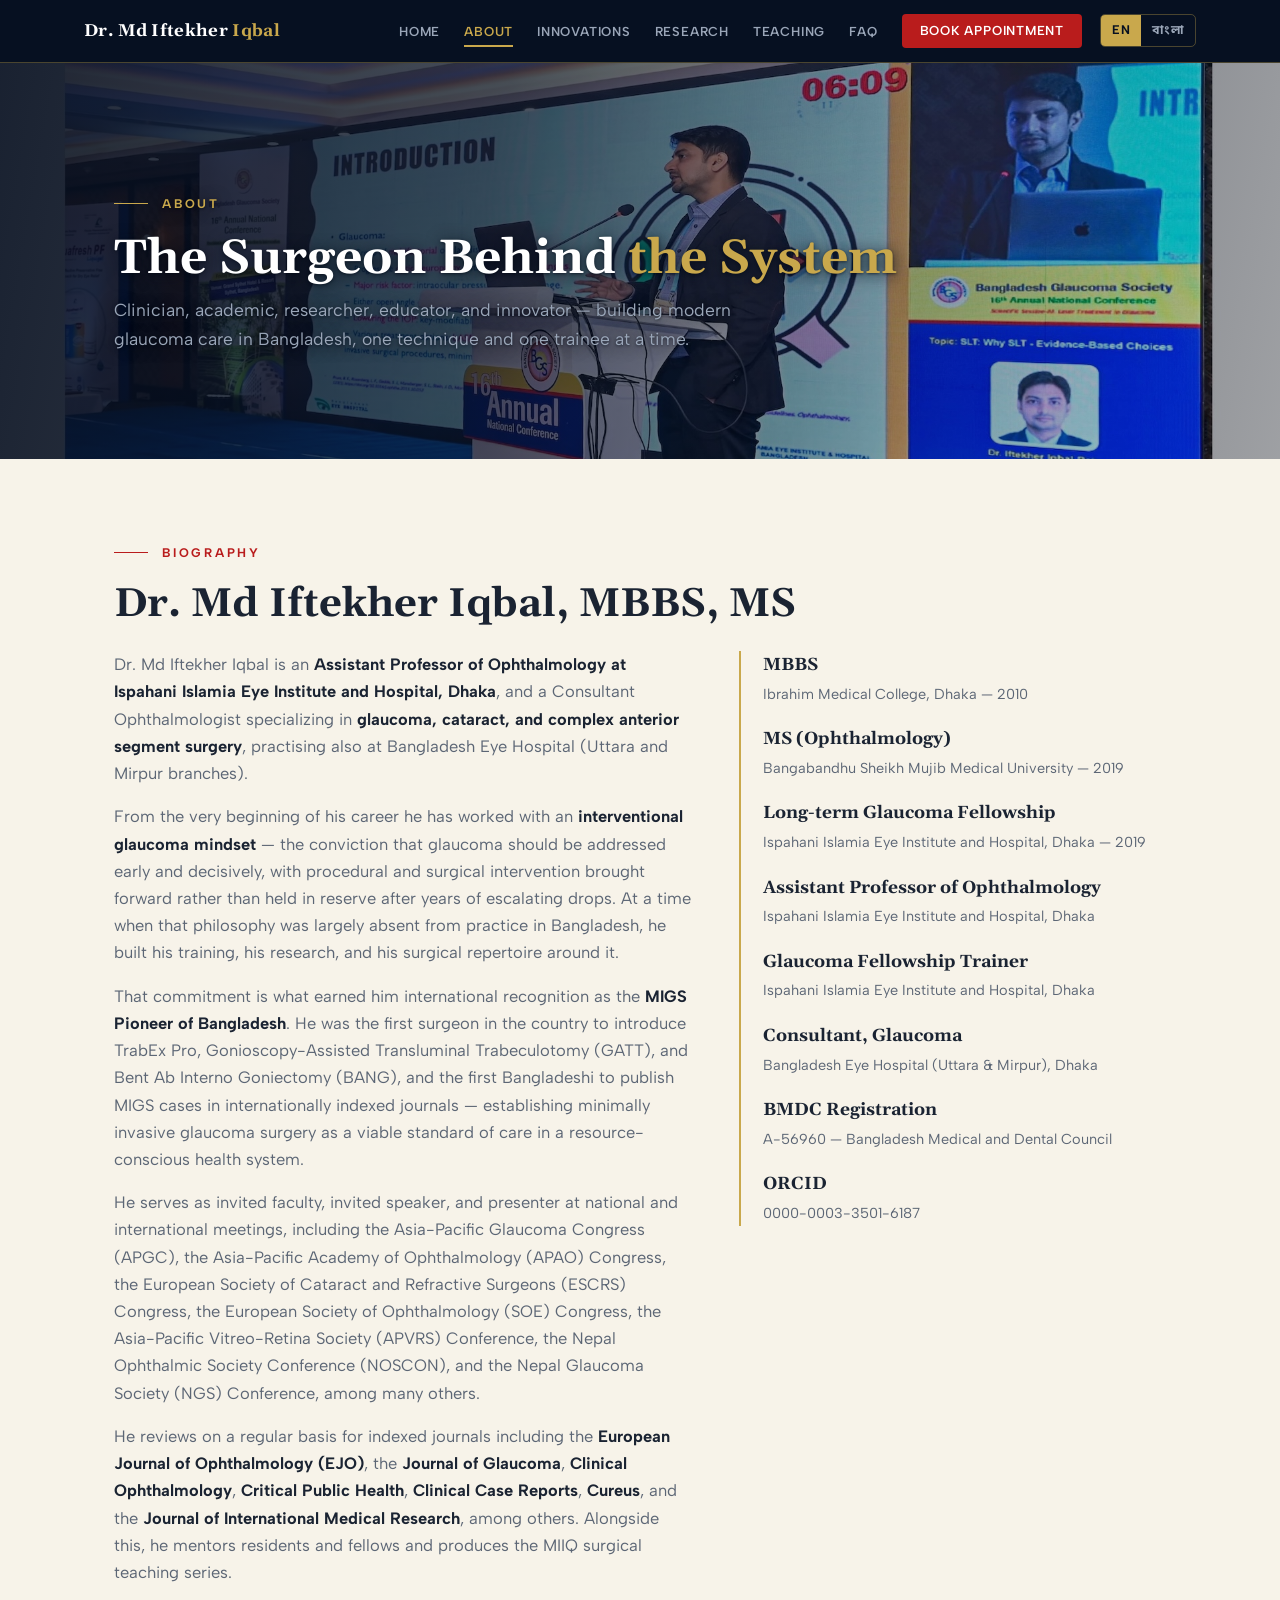
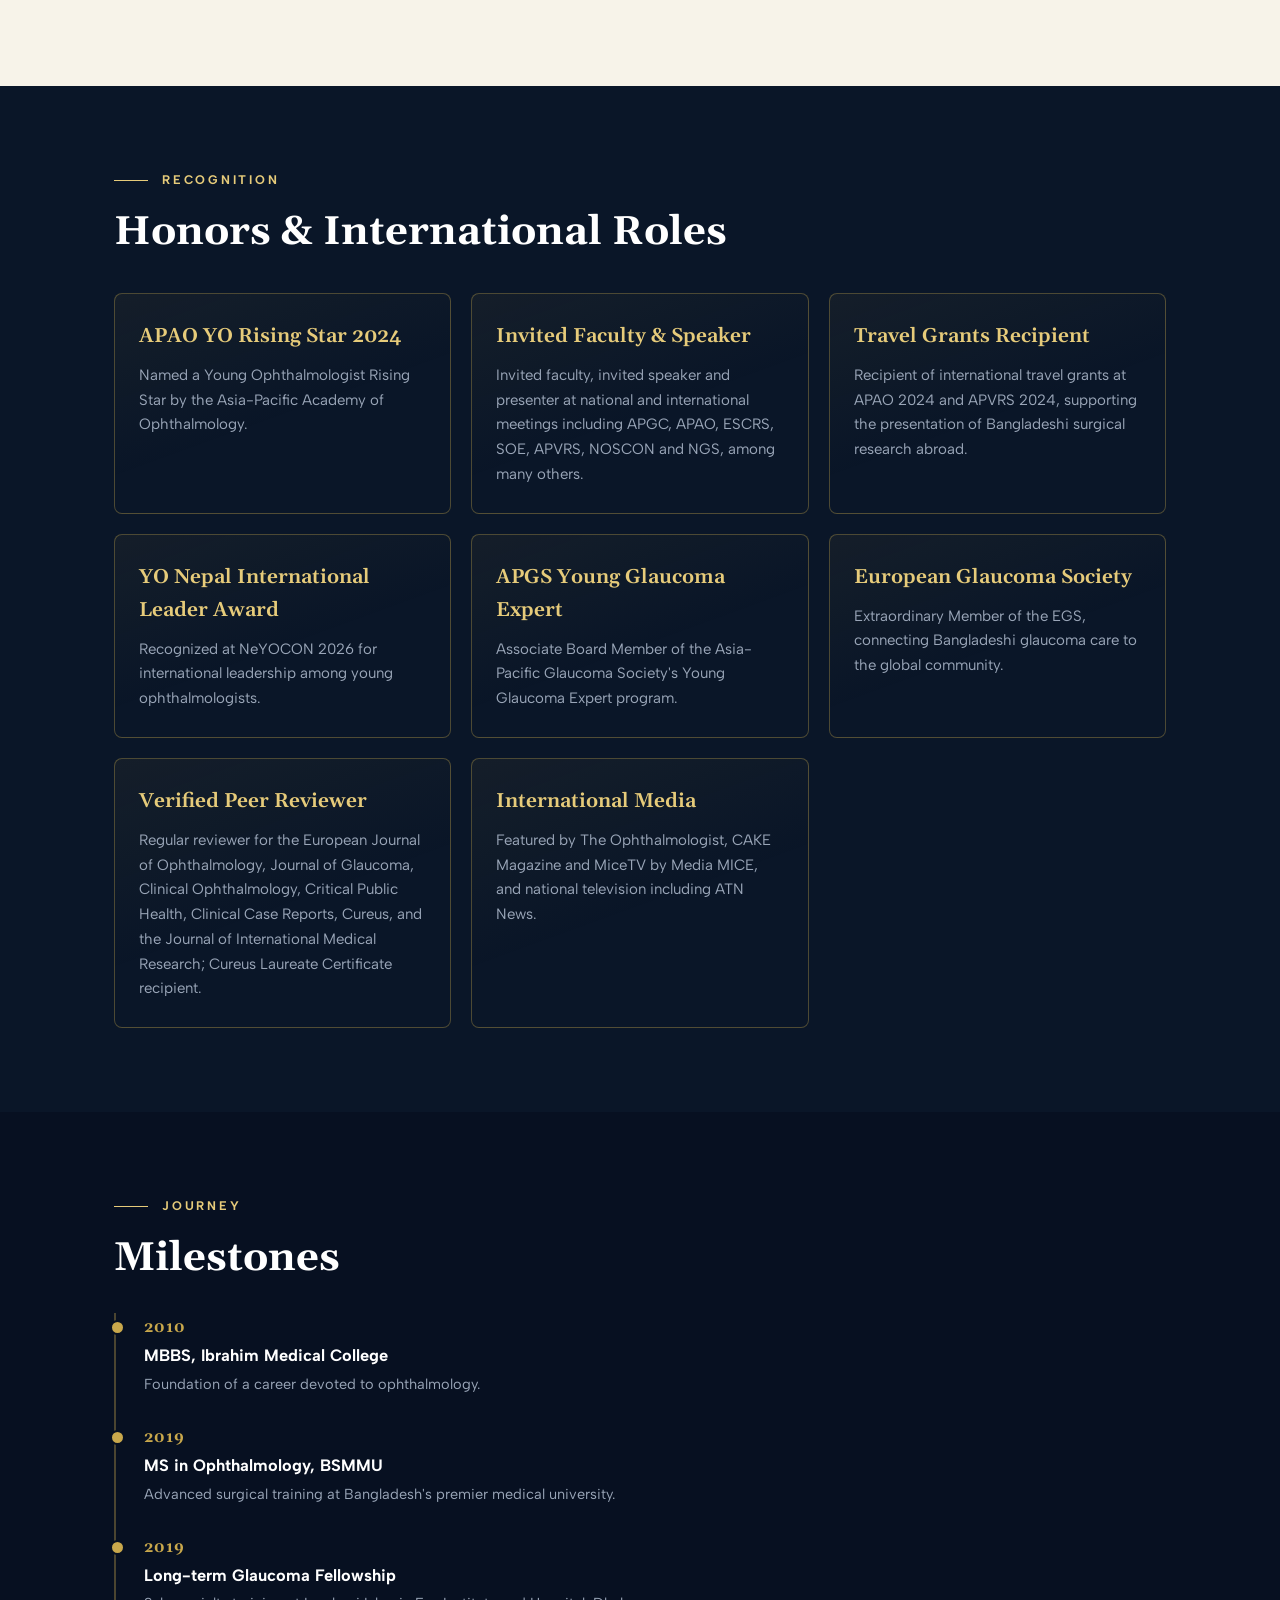
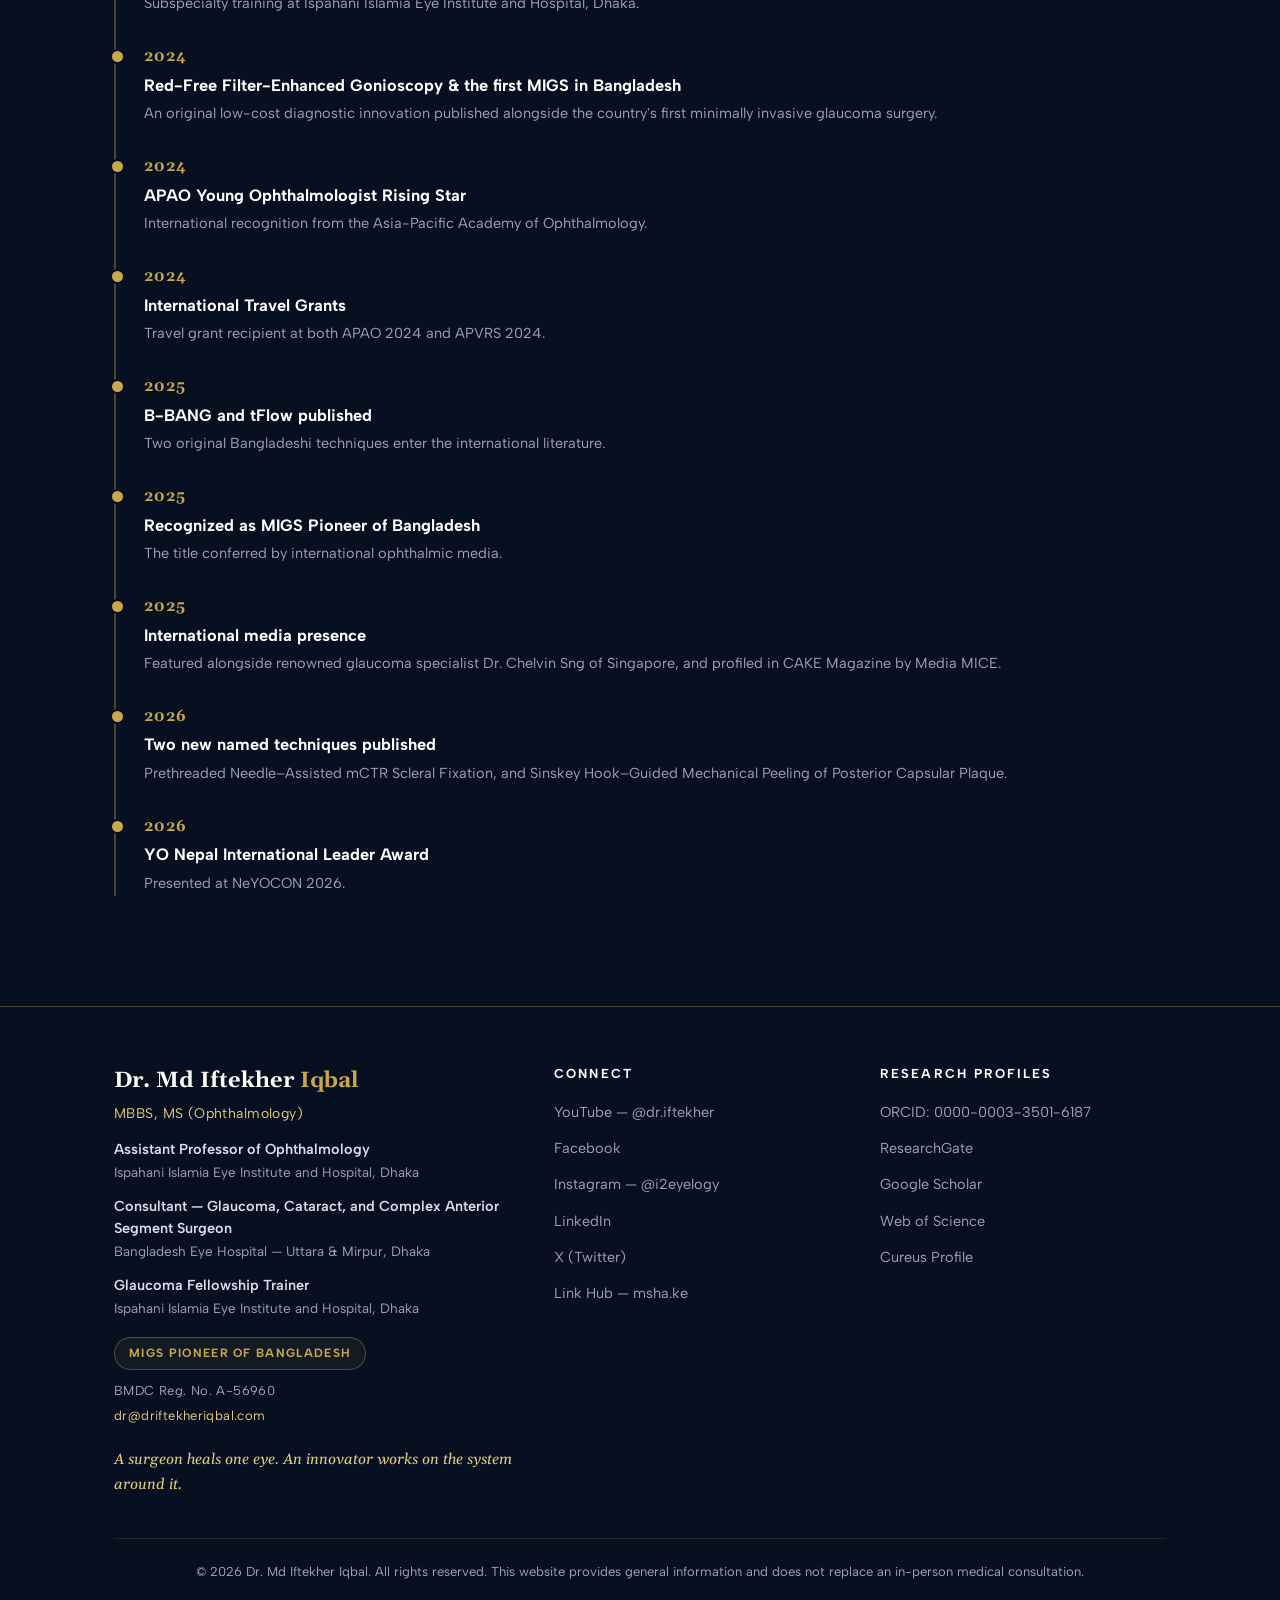
<file: about.html>
<!DOCTYPE html>
<html lang="en">
<head>
<meta charset="UTF-8">
<meta name="viewport" content="width=device-width, initial-scale=1.0">
<!-- ============================================================
     OFFICIAL WEBSITE — DR. MD IFTEKHER IQBAL, MBBS, MS
     HOW TO EDIT: look for comments marked  EDIT HERE  below.
     Change only the text between tags; never delete the tags.
     Brand colours live in css/style.css (:root section).

     BILINGUAL STRUCTURE
       page.html      = English
       page-bn.html   = Bangla (বাংলা)
     The two are independent files. When you change a fact in one
     (a phone number, a new award), change it in BOTH so the
     versions stay consistent.
     ============================================================ -->
<title>About | Dr. Md Iftekher Iqbal — MIGS Pioneer of Bangladesh</title>
<meta name="description" content="Biography, credentials, honors and milestones of Dr. Md Iftekher Iqbal — Assistant Professor of Ophthalmology, Dhaka.">
<link rel="canonical" href="https://driftekheriqbal.com/about.html">
<meta property="og:url" content="https://driftekheriqbal.com/about.html">
<meta property="og:image" content="https://driftekheriqbal.com/photo.jpg">
<meta property="og:image:alt" content="Dr. Md Iftekher Iqbal">
<meta property="og:site_name" content="Dr. Md Iftekher Iqbal">
<meta property="og:locale" content="en_US">
<meta property="og:locale:alternate" content="bn_BD">
<meta name="twitter:card" content="summary_large_image">
<meta name="twitter:title" content="Dr. Md Iftekher Iqbal">
<meta name="twitter:image" content="https://driftekheriqbal.com/photo.jpg">
<meta name="theme-color" content="#0A1628">
<meta name="robots" content="index, follow, max-image-preview:large">
<link rel="icon" href="favicon.svg" type="image/svg+xml">
<link rel="apple-touch-icon" href="photo.jpg">
<meta name="author" content="Dr. Md Iftekher Iqbal">
<meta property="og:title" content="About | Dr. Md Iftekher Iqbal — MIGS Pioneer of Bangladesh">
<meta property="og:description" content="Biography, credentials, honors and milestones of Dr. Md Iftekher Iqbal — Assistant Professor of Ophthalmology, Dhaka.">
<meta property="og:type" content="profile">
<link rel="alternate" hreflang="en" href="https://driftekheriqbal.com/about.html">
<link rel="alternate" hreflang="bn" href="https://driftekheriqbal.com/about-bn.html">
<link rel="alternate" hreflang="x-default" href="https://driftekheriqbal.com/about.html">
<link rel="preconnect" href="https://fonts.googleapis.com">
<link rel="preconnect" href="https://fonts.gstatic.com" crossorigin>
<link href="https://fonts.googleapis.com/css2?family=Gelasio:ital,wght@0,400;0,600;0,700;1,400;1,600&family=Albert+Sans:wght@400;500;600;700&family=Noto+Sans+Bengali:wght@400;500;600;700&display=swap" rel="stylesheet">
<link rel="stylesheet" href="css/style.css">
</head>
<body>

<a class="skip-link" href="#main">Skip to content</a>
<nav class="nav" aria-label="Main navigation">
  <div class="nav-inner">
    <a class="nav-name" href="index.html">Dr. Md Iftekher <span>Iqbal</span></a>
    <ul class="nav-links" id="navlinks">
        <li><a href="index.html">Home</a></li>
        <li><a href="about.html" class="active">About</a></li>
        <li><a href="innovations.html">Innovations</a></li>
        <li><a href="research.html">Research</a></li>
        <li><a href="teaching.html">Teaching</a></li>
      <li><a href="faq.html">FAQ</a></li>
      <li><a href="appointments.html" class="nav-cta">Book Appointment</a></li>
    </ul>
    <div class="nav-actions">
      <!-- LANGUAGE TOGGLE — links this page to its twin in the other language -->
      <div class="lang-switch" role="group" aria-label="Language">
        <a href="about.html" class="active" lang="en">EN</a>
        <a href="about-bn.html" lang="bn">বাংলা</a>
      </div>
      <button class="nav-toggle" aria-label="Open menu" onclick="document.getElementById('navlinks').classList.toggle('open')">&#9776;</button>
    </div>
  </div>
</nav>

<header id="main" class="hero hero--page hero--about">
  <div class="wrap">
    <p class="eyebrow">About</p>
    <h1>The Surgeon Behind <em>the System</em></h1>
    <p class="hero-sub">Clinician, academic, researcher, educator, and innovator — building modern glaucoma care in Bangladesh, one technique and one trainee at a time.</p>
  </div>
</header>

<!-- EDIT HERE: BIOGRAPHY TEXT -->
<section class="section section--cream">
  <div class="wrap">
    <p class="eyebrow eyebrow--red">Biography</p>
    <h2>Dr. Md Iftekher Iqbal, MBBS, MS</h2>
    <div class="about-grid">
      <div class="prose">
        <p>Dr. Md Iftekher Iqbal is an <b>Assistant Professor of Ophthalmology at Ispahani Islamia Eye Institute and Hospital, Dhaka</b>, and a Consultant Ophthalmologist specializing in <b>glaucoma, cataract, and complex anterior segment surgery</b>, practising also at Bangladesh Eye Hospital (Uttara and Mirpur branches).</p>
        <p>From the very beginning of his career he has worked with an <b>interventional glaucoma mindset</b> — the conviction that glaucoma should be addressed early and decisively, with procedural and surgical intervention brought forward rather than held in reserve after years of escalating drops. At a time when that philosophy was largely absent from practice in Bangladesh, he built his training, his research, and his surgical repertoire around it.</p>
        <p>That commitment is what earned him international recognition as the <b>MIGS Pioneer of Bangladesh</b>. He was the first surgeon in the country to introduce TrabEx Pro, Gonioscopy-Assisted Transluminal Trabeculotomy (GATT), and Bent Ab Interno Goniectomy (BANG), and the first Bangladeshi to publish MIGS cases in internationally indexed journals — establishing minimally invasive glaucoma surgery as a viable standard of care in a resource-conscious health system.</p>
        <p>He serves as invited faculty, invited speaker, and presenter at national and international meetings, including the Asia-Pacific Glaucoma Congress (APGC), the Asia-Pacific Academy of Ophthalmology (APAO) Congress, the European Society of Cataract and Refractive Surgeons (ESCRS) Congress, the European Society of Ophthalmology (SOE) Congress, the Asia-Pacific Vitreo-Retina Society (APVRS) Conference, the Nepal Ophthalmic Society Conference (NOSCON), and the Nepal Glaucoma Society (NGS) Conference, among many others.</p>
        <p>He reviews on a regular basis for indexed journals including the <b>European Journal of Ophthalmology (EJO)</b>, the <b>Journal of Glaucoma</b>, <b>Clinical Ophthalmology</b>, <b>Critical Public Health</b>, <b>Clinical Case Reports</b>, <b>Cureus</b>, and the <b>Journal of International Medical Research</b>, among others. Alongside this, he mentors residents and fellows and produces the MIIQ surgical teaching series.</p>
      </div>
      <div>
        <ul class="cred-list">
          <li><b>MBBS</b><span>Ibrahim Medical College, Dhaka — 2010</span></li>
          <li><b>MS (Ophthalmology)</b><span>Bangabandhu Sheikh Mujib Medical University — 2019</span></li>
          <li><b>Long-term Glaucoma Fellowship</b><span>Ispahani Islamia Eye Institute and Hospital, Dhaka — 2019</span></li>
          <li><b>Assistant Professor of Ophthalmology</b><span>Ispahani Islamia Eye Institute and Hospital, Dhaka</span></li>
          <li><b>Glaucoma Fellowship Trainer</b><span>Ispahani Islamia Eye Institute and Hospital, Dhaka</span></li>
          <li><b>Consultant, Glaucoma</b><span>Bangladesh Eye Hospital (Uttara &amp; Mirpur), Dhaka</span></li>
          <li><b>BMDC Registration</b><span>A-56960 — Bangladesh Medical and Dental Council</span></li>
          <li><b>ORCID</b><span>0000-0003-3501-6187</span></li>
        </ul>
      </div>
    </div>
  </div>
</section>

<!-- EDIT HERE: AWARDS, ROLES & MEMBERSHIPS -->
<section class="section section--navy">
  <div class="wrap">
    <p class="eyebrow">Recognition</p>
    <h2>Honors &amp; International Roles</h2>
    <div class="card-grid">
      <div class="card"><h3>APAO YO Rising Star 2024</h3><p>Named a Young Ophthalmologist Rising Star by the Asia-Pacific Academy of Ophthalmology.</p></div>
      <div class="card"><h3>Invited Faculty &amp; Speaker</h3><p>Invited faculty, invited speaker and presenter at national and international meetings including APGC, APAO, ESCRS, SOE, APVRS, NOSCON and NGS, among many others.</p></div>
      <div class="card"><h3>Travel Grants Recipient</h3><p>Recipient of international travel grants at APAO 2024 and APVRS 2024, supporting the presentation of Bangladeshi surgical research abroad.</p></div>
      <div class="card"><h3>YO Nepal International Leader Award</h3><p>Recognized at NeYOCON 2026 for international leadership among young ophthalmologists.</p></div>
      <div class="card"><h3>APGS Young Glaucoma Expert</h3><p>Associate Board Member of the Asia-Pacific Glaucoma Society's Young Glaucoma Expert program.</p></div>
      <div class="card"><h3>European Glaucoma Society</h3><p>Extraordinary Member of the EGS, connecting Bangladeshi glaucoma care to the global community.</p></div>
      <div class="card"><h3>Verified Peer Reviewer</h3><p>Regular reviewer for the European Journal of Ophthalmology, Journal of Glaucoma, Clinical Ophthalmology, Critical Public Health, Clinical Case Reports, Cureus, and the Journal of International Medical Research; Cureus Laureate Certificate recipient.</p></div>
      <div class="card"><h3>International Media</h3><p>Featured by The Ophthalmologist, CAKE Magazine and MiceTV by Media MICE, and national television including ATN News.</p></div>
    </div>
  </div>
</section>

<!-- EDIT HERE: MILESTONES — add new entries at the bottom -->
<section class="section section--deep">
  <div class="wrap">
    <p class="eyebrow">Journey</p>
    <h2>Milestones</h2>
    <ul class="timeline">
      <li><span class="year">2010</span><b>MBBS, Ibrahim Medical College</b><p>Foundation of a career devoted to ophthalmology.</p></li>
      <li><span class="year">2019</span><b>MS in Ophthalmology, BSMMU</b><p>Advanced surgical training at Bangladesh's premier medical university.</p></li>
      <li><span class="year">2019</span><b>Long-term Glaucoma Fellowship</b><p>Subspecialty training at Ispahani Islamia Eye Institute and Hospital, Dhaka.</p></li>
      <li><span class="year">2024</span><b>Red-Free Filter-Enhanced Gonioscopy &amp; the first MIGS in Bangladesh</b><p>An original low-cost diagnostic innovation published alongside the country's first minimally invasive glaucoma surgery.</p></li>
      <li><span class="year">2024</span><b>APAO Young Ophthalmologist Rising Star</b><p>International recognition from the Asia-Pacific Academy of Ophthalmology.</p></li>
      <li><span class="year">2024</span><b>International Travel Grants</b><p>Travel grant recipient at both APAO 2024 and APVRS 2024.</p></li>
      <li><span class="year">2025</span><b>B-BANG and tFlow published</b><p>Two original Bangladeshi techniques enter the international literature.</p></li>
      <li><span class="year">2025</span><b>Recognized as MIGS Pioneer of Bangladesh</b><p>The title conferred by international ophthalmic media.</p></li>
      <li><span class="year">2025</span><b>International media presence</b><p>Featured alongside renowned glaucoma specialist Dr. Chelvin Sng of Singapore, and profiled in CAKE Magazine by Media MICE.</p></li>
      <li><span class="year">2026</span><b>Two new named techniques published</b><p>Prethreaded Needle–Assisted mCTR Scleral Fixation, and Sinskey Hook–Guided Mechanical Peeling of Posterior Capsular Plaque.</p></li>
      <li><span class="year">2026</span><b>YO Nepal International Leader Award</b><p>Presented at NeYOCON 2026.</p></li>
    </ul>
  </div>
</section>

<!-- ================= FOOTER ================= -->
<footer>
  <div class="wrap">
    <div class="foot-grid">
      <div>
        <p class="foot-name">Dr. Md Iftekher <span>Iqbal</span></p>
        <p class="foot-degree">MBBS, MS (Ophthalmology)</p>
        <p class="foot-role">Assistant Professor of Ophthalmology</p>
        <p class="foot-org">Ispahani Islamia Eye Institute and Hospital, Dhaka</p>
        <p class="foot-role">Consultant — Glaucoma, Cataract, and Complex Anterior Segment Surgeon</p>
        <p class="foot-org">Bangladesh Eye Hospital — Uttara &amp; Mirpur, Dhaka</p>
        <p class="foot-role">Glaucoma Fellowship Trainer</p>
        <p class="foot-org">Ispahani Islamia Eye Institute and Hospital, Dhaka</p>
        <p class="foot-pioneer">MIGS Pioneer of Bangladesh</p>
        <p class="foot-bmdc">BMDC Reg. No. A-56960</p>
        <p class="foot-bmdc"><a href="mailto:dr@driftekheriqbal.com">dr@driftekheriqbal.com</a></p>
        <p class="foot-line">A surgeon heals one eye. An innovator works on the system around it.</p>
      </div>
      <div>
        <h4>Connect</h4>
        <ul>
          <li><a href="https://www.youtube.com/@dr.iftekher" target="_blank" rel="noopener">YouTube — @dr.iftekher</a></li>
          <li><a href="https://www.facebook.com/dr.iftekher.oph" target="_blank" rel="noopener">Facebook</a></li>
          <li><a href="https://instagram.com/i2eyelogy" target="_blank" rel="noopener">Instagram — @i2eyelogy</a></li>
          <li><a href="https://www.linkedin.com/in/iftekher-iqbal" target="_blank" rel="noopener">LinkedIn</a></li>
          <li><a href="https://x.com/iftekher_iqbal" target="_blank" rel="noopener">X (Twitter)</a></li>
          <li><a href="https://msha.ke/dr.iftekher" target="_blank" rel="noopener">Link Hub — msha.ke</a></li>
        </ul>
      </div>
      <div>
        <h4>Research Profiles</h4>
        <ul>
          <li><a href="https://orcid.org/0000-0003-3501-6187" target="_blank" rel="noopener">ORCID: 0000-0003-3501-6187</a></li>
          <li><a href="https://www.researchgate.net/profile/Md-Iftekher-Iqbal" target="_blank" rel="noopener">ResearchGate</a></li>
          <li><a href="https://scholar.google.com/citations?user=cHionpIAAAAJ" target="_blank" rel="noopener">Google Scholar</a></li>
          <li><a href="https://www.webofscience.com/wos/author/record/AAH-5555-2019" target="_blank" rel="noopener">Web of Science</a></li>
          <li><a href="https://www.cureus.com/users/389675-md-iftekher-iqbal" target="_blank" rel="noopener">Cureus Profile</a></li>
        </ul>
      </div>
    </div>
    <p class="copyright">&copy; 2026 Dr. Md Iftekher Iqbal. All rights reserved. This website provides general information and does not replace an in-person medical consultation.</p>
  </div>
</footer>

</body>
</html>
</file>
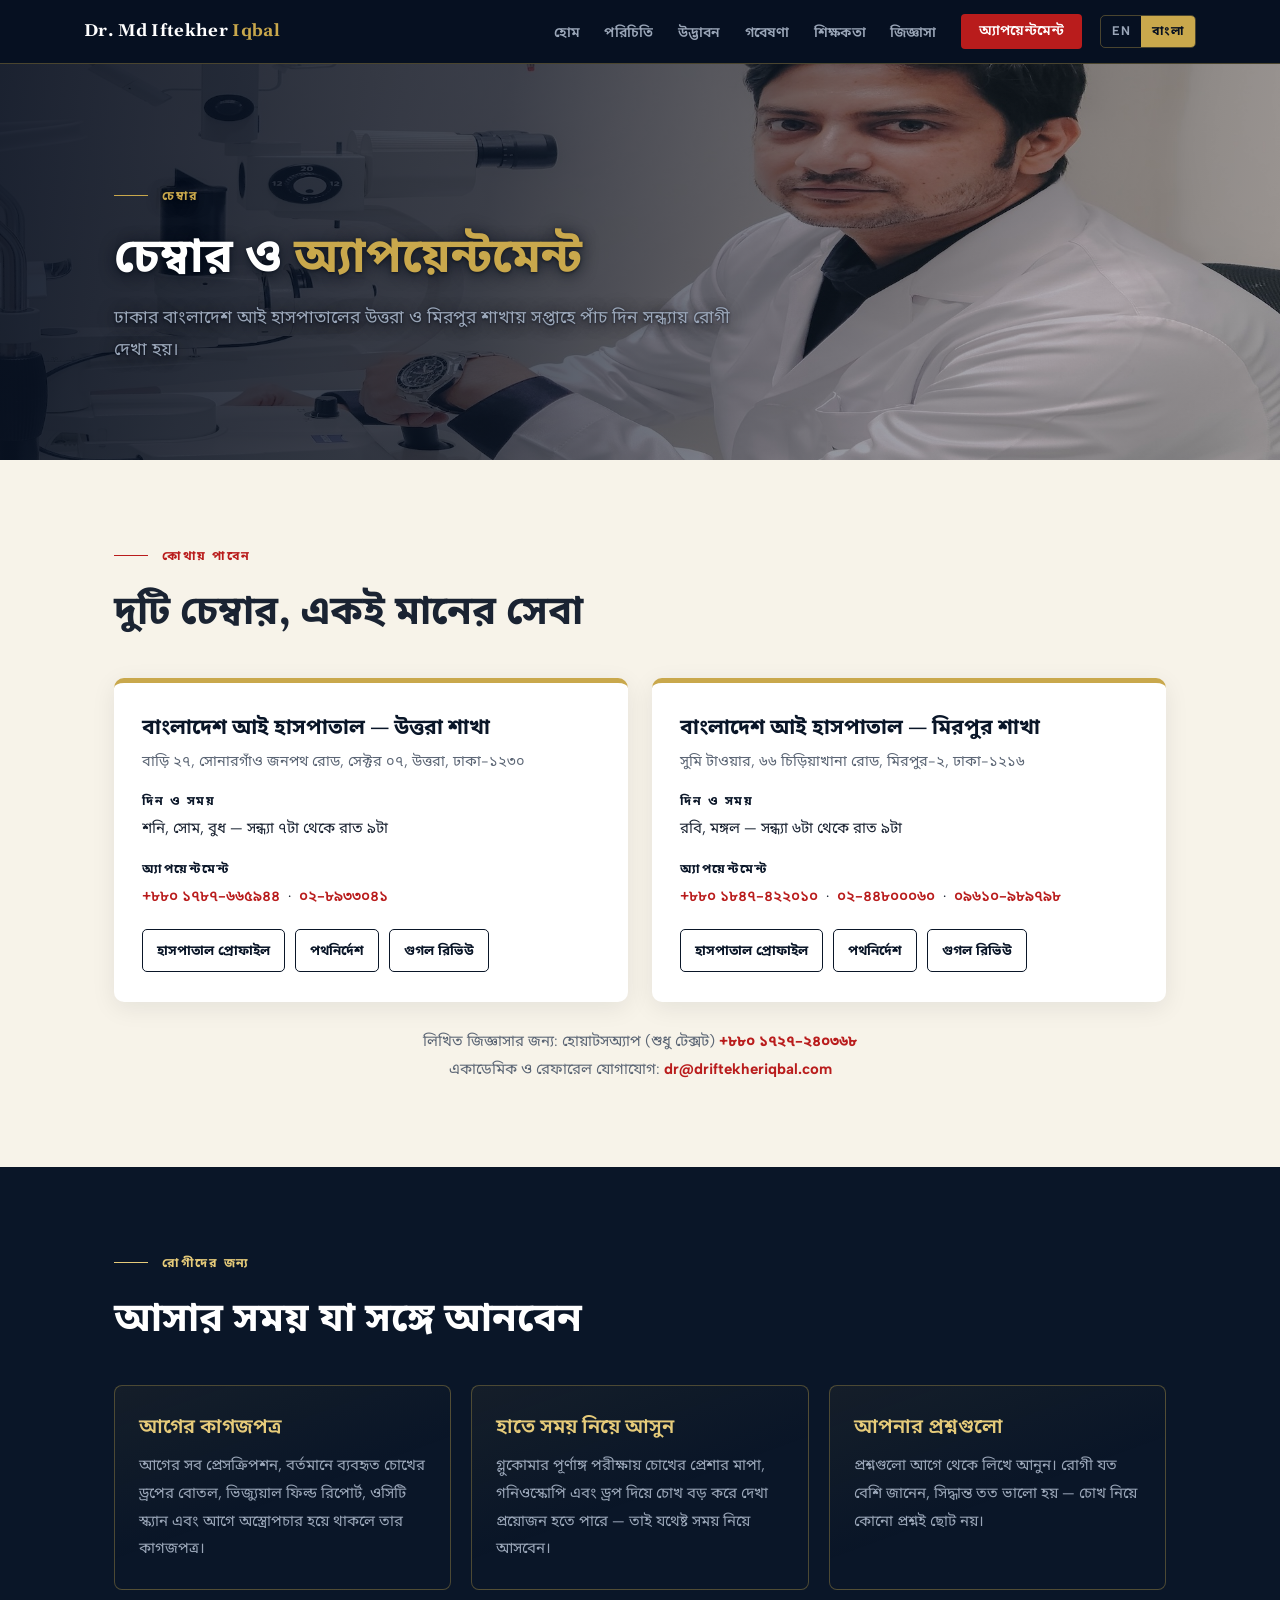
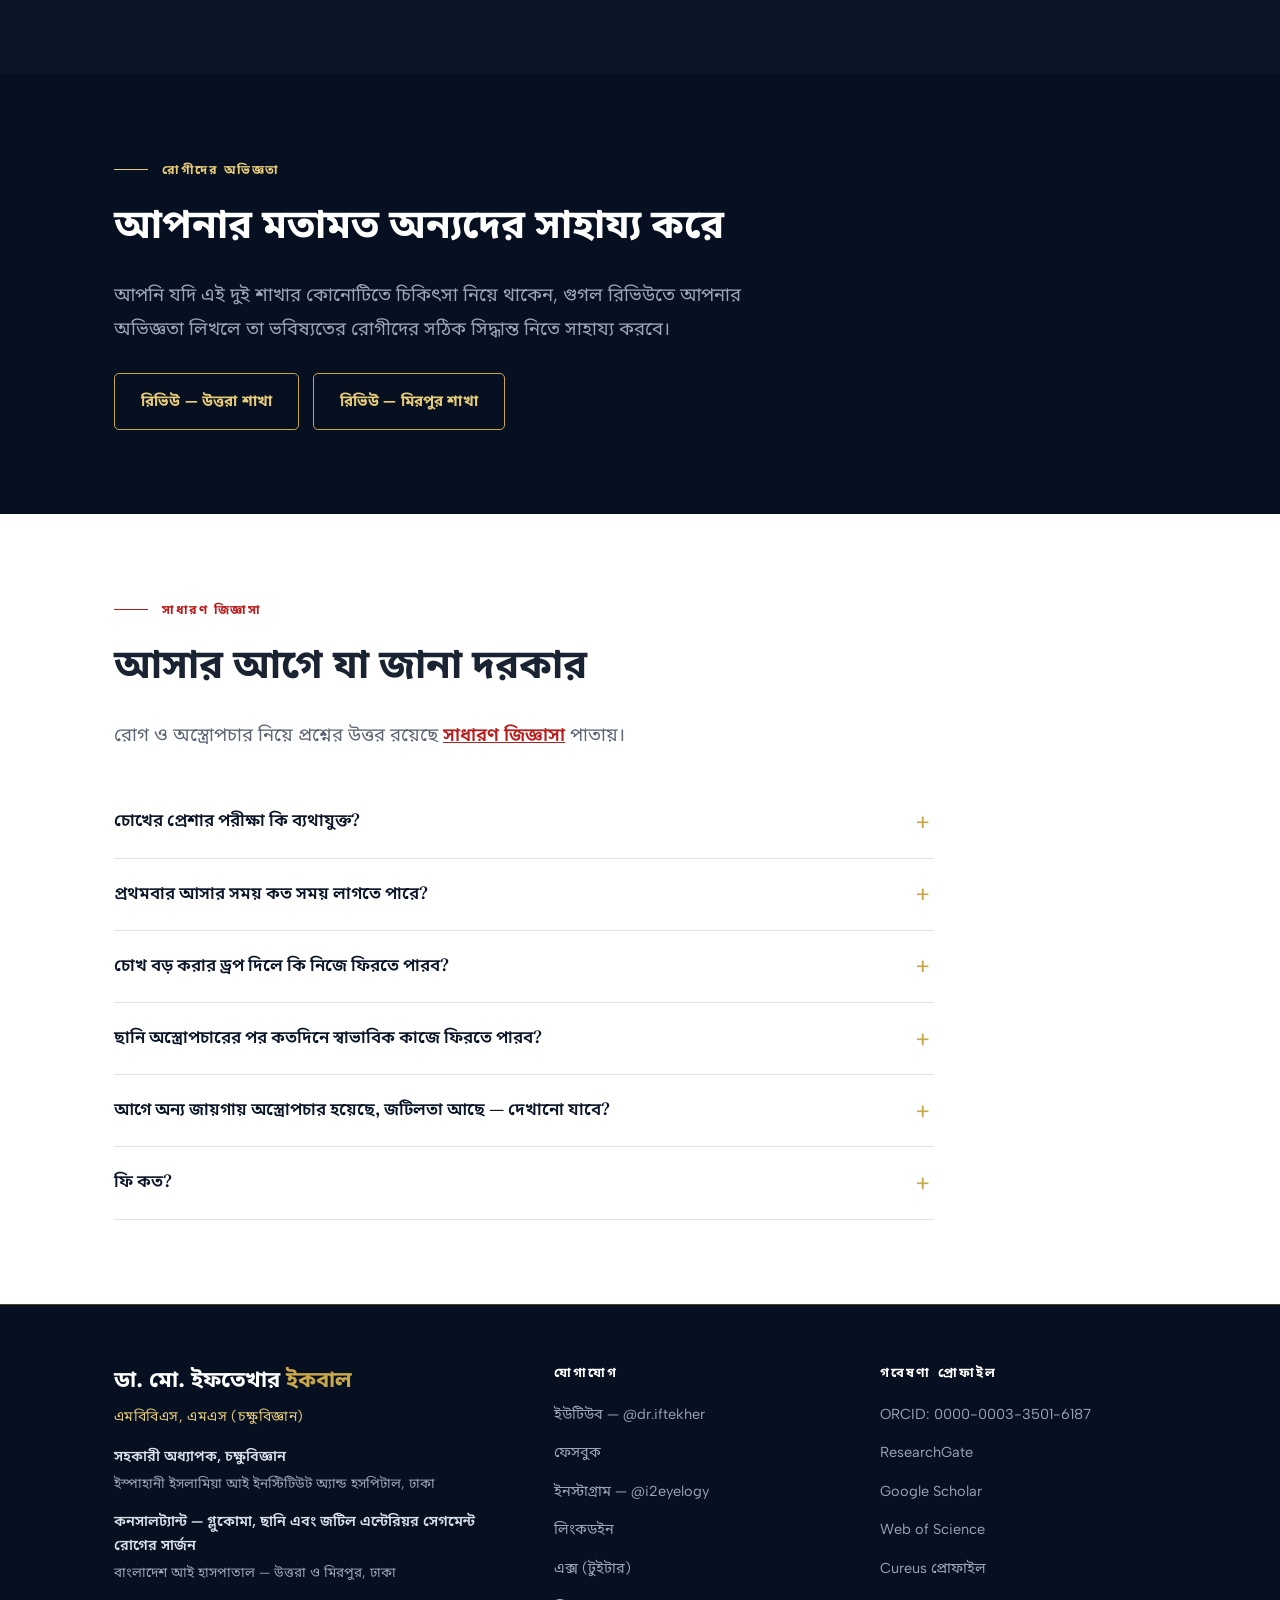
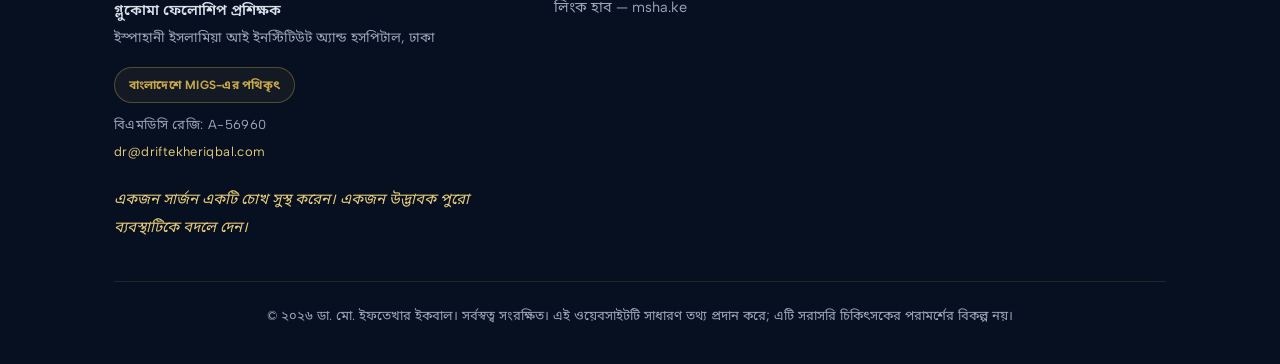
<file: appointments-bn.html>
<!DOCTYPE html>
<html lang="bn">
<head>
<meta charset="UTF-8">
<meta name="viewport" content="width=device-width, initial-scale=1.0">
<!-- ============================================================
     OFFICIAL WEBSITE — DR. MD IFTEKHER IQBAL, MBBS, MS
     HOW TO EDIT: look for comments marked  EDIT HERE  below.
     Change only the text between tags; never delete the tags.
     Brand colours live in css/style.css (:root section).

     BILINGUAL STRUCTURE
       page.html      = English
       page-bn.html   = Bangla (বাংলা)
     The two are independent files. When you change a fact in one
     (a phone number, a new award), change it in BOTH so the
     versions stay consistent.
     ============================================================ -->
<title>অ্যাপয়েন্টমেন্ট | ডা. মো. ইফতেখার ইকবাল — বাংলাদেশ আই হাসপাতাল</title>
<meta name="description" content="বাংলাদেশ আই হাসপাতাল উত্তরা ও মিরপুর শাখায় ডা. মো. ইফতেখার ইকবালের চেম্বারের দিন, সময় ও ফোন নম্বর।">
<link rel="canonical" href="https://driftekheriqbal.com/appointments-bn.html">
<meta property="og:url" content="https://driftekheriqbal.com/appointments-bn.html">
<meta property="og:image" content="https://driftekheriqbal.com/photo.jpg">
<meta property="og:image:alt" content="Dr. Md Iftekher Iqbal">
<meta property="og:site_name" content="Dr. Md Iftekher Iqbal">
<meta property="og:locale" content="bn_BD">
<meta property="og:locale:alternate" content="en_US">
<meta name="twitter:card" content="summary_large_image">
<meta name="twitter:title" content="Dr. Md Iftekher Iqbal">
<meta name="twitter:image" content="https://driftekheriqbal.com/photo.jpg">
<meta name="theme-color" content="#0A1628">
<meta name="robots" content="index, follow, max-image-preview:large">
<link rel="icon" href="favicon.svg" type="image/svg+xml">
<link rel="apple-touch-icon" href="photo.jpg">
<meta name="author" content="Dr. Md Iftekher Iqbal">
<meta property="og:title" content="অ্যাপয়েন্টমেন্ট | ডা. মো. ইফতেখার ইকবাল — বাংলাদেশ আই হাসপাতাল">
<meta property="og:description" content="বাংলাদেশ আই হাসপাতাল উত্তরা ও মিরপুর শাখায় ডা. মো. ইফতেখার ইকবালের চেম্বারের দিন, সময় ও ফোন নম্বর।">
<meta property="og:type" content="profile">
<link rel="alternate" hreflang="en" href="https://driftekheriqbal.com/appointments.html">
<link rel="alternate" hreflang="bn" href="https://driftekheriqbal.com/appointments-bn.html">
<link rel="alternate" hreflang="x-default" href="https://driftekheriqbal.com/appointments.html">
<link rel="preconnect" href="https://fonts.googleapis.com">
<link rel="preconnect" href="https://fonts.gstatic.com" crossorigin>
<link href="https://fonts.googleapis.com/css2?family=Gelasio:ital,wght@0,400;0,600;0,700;1,400;1,600&family=Albert+Sans:wght@400;500;600;700&family=Noto+Sans+Bengali:wght@400;500;600;700&display=swap" rel="stylesheet">
<link rel="stylesheet" href="css/style.css">
</head>
<body class="bn-page">

<a class="skip-link" href="#main">মূল অংশে যান</a>
<nav class="nav" aria-label="Main navigation">
  <div class="nav-inner">
    <a class="nav-name" href="index-bn.html">Dr. Md Iftekher <span>Iqbal</span></a>
    <ul class="nav-links" id="navlinks">
        <li><a href="index-bn.html">হোম</a></li>
        <li><a href="about-bn.html">পরিচিতি</a></li>
        <li><a href="innovations-bn.html">উদ্ভাবন</a></li>
        <li><a href="research-bn.html">গবেষণা</a></li>
        <li><a href="teaching-bn.html">শিক্ষকতা</a></li>
      <li><a href="faq-bn.html">জিজ্ঞাসা</a></li>
      <li><a href="appointments-bn.html" class="nav-cta">অ্যাপয়েন্টমেন্ট</a></li>
    </ul>
    <div class="nav-actions">
      <!-- LANGUAGE TOGGLE — links this page to its twin in the other language -->
      <div class="lang-switch" role="group" aria-label="Language">
        <a href="appointments.html" lang="en">EN</a>
        <a href="appointments-bn.html" class="active" lang="bn">বাংলা</a>
      </div>
      <button class="nav-toggle" aria-label="মেনু" onclick="document.getElementById('navlinks').classList.toggle('open')">&#9776;</button>
    </div>
  </div>
</nav>

<header id="main" class="hero hero--page hero--appointments">
  <div class="wrap">
    <p class="eyebrow">চেম্বার</p>
    <h1>চেম্বার ও <em>অ্যাপয়েন্টমেন্ট</em></h1>
    <p class="hero-sub">ঢাকার বাংলাদেশ আই হাসপাতালের উত্তরা ও মিরপুর শাখায় সপ্তাহে পাঁচ দিন সন্ধ্যায় রোগী দেখা হয়।</p>
  </div>
</header>

<!-- EDIT HERE: চেম্বারের তথ্য — appointments.html-এও একই পরিবর্তন করুন -->
<section class="section section--cream">
  <div class="wrap">
    <p class="eyebrow eyebrow--red">কোথায় পাবেন</p>
    <h2>দুটি চেম্বার, একই মানের সেবা</h2>
    <div class="chamber-grid">
      <article class="chamber">
        <h3>বাংলাদেশ আই হাসপাতাল — উত্তরা শাখা</h3>
        <p class="chamber-addr">বাড়ি ২৭, সোনারগাঁও জনপথ রোড, সেক্টর ০৭, উত্তরা, ঢাকা-১২৩০</p>
        <dl>
          <dt>দিন ও সময়</dt>
          <dd>শনি, সোম, বুধ — সন্ধ্যা ৭টা থেকে রাত ৯টা</dd>
          <dt>অ্যাপয়েন্টমেন্ট</dt>
          <dd><a href="tel:+8801787665944">+৮৮০ ১৭৮৭-৬৬৫৯৪৪</a> &nbsp;&middot;&nbsp; <a href="tel:028933041">০২-৮৯৩৩০৪১</a></dd>
        </dl>
        <div class="chamber-links">
          <a href="https://uttara.bdeyehospital.com/consultant/235" target="_blank" rel="noopener">হাসপাতাল প্রোফাইল</a>
          <a href="https://www.google.com/maps/search/?api=1&amp;query=Bangladesh+Eye+Hospital+Uttara+House+27+Sonargaon+Janapath+Road+Sector+07+Uttara+Dhaka" target="_blank" rel="noopener">পথনির্দেশ</a>
          <a href="https://g.page/r/CTqYRYOWEkDGEBI/review" target="_blank" rel="noopener">গুগল রিভিউ</a>
        </div>
      </article>

      <article class="chamber">
        <h3>বাংলাদেশ আই হাসপাতাল — মিরপুর শাখা</h3>
        <p class="chamber-addr">সুমি টাওয়ার, ৬৬ চিড়িয়াখানা রোড, মিরপুর-২, ঢাকা-১২১৬</p>
        <dl>
          <dt>দিন ও সময়</dt>
          <dd>রবি, মঙ্গল — সন্ধ্যা ৬টা থেকে রাত ৯টা</dd>
          <dt>অ্যাপয়েন্টমেন্ট</dt>
          <dd><a href="tel:+8801847422010">+৮৮০ ১৮৪৭-৪২২০১০</a> &nbsp;&middot;&nbsp; <a href="tel:0244800060">০২-৪৪৮০০০৬০</a> &nbsp;&middot;&nbsp; <a href="tel:09610989798">০৯৬১০-৯৮৯৭৯৮</a></dd>
        </dl>
        <div class="chamber-links">
          <a href="https://mirpur.bdeyehospital.com/consultant/307" target="_blank" rel="noopener">হাসপাতাল প্রোফাইল</a>
          <a href="https://www.google.com/maps/search/?api=1&amp;query=Bangladesh+Eye+Hospital+Mirpur+Sumi+Tower+66+Zoo+Road+Mirpur+2+Dhaka" target="_blank" rel="noopener">পথনির্দেশ</a>
          <a href="https://g.page/r/CalSaPpDdNU8EBI/review" target="_blank" rel="noopener">গুগল রিভিউ</a>
        </div>
      </article>
    </div>
    <p class="whatsapp-note">লিখিত জিজ্ঞাসার জন্য: হোয়াটসঅ্যাপ (শুধু টেক্সট) <a href="https://wa.me/8801727240368" target="_blank" rel="noopener">+৮৮০ ১৭২৭-২৪০৩৬৮</a><br>একাডেমিক ও রেফারেল যোগাযোগ: <a href="mailto:dr@driftekheriqbal.com">dr@driftekheriqbal.com</a></p>
  </div>
</section>

<section class="section section--navy">
  <div class="wrap">
    <p class="eyebrow">রোগীদের জন্য</p>
    <h2>আসার সময় যা সঙ্গে আনবেন</h2>
    <div class="card-grid">
      <div class="card">
        <h3>আগের কাগজপত্র</h3>
        <p>আগের সব প্রেসক্রিপশন, বর্তমানে ব্যবহৃত চোখের ড্রপের বোতল, ভিজ্যুয়াল ফিল্ড রিপোর্ট, ওসিটি স্ক্যান এবং আগে অস্ত্রোপচার হয়ে থাকলে তার কাগজপত্র।</p>
      </div>
      <div class="card">
        <h3>হাতে সময় নিয়ে আসুন</h3>
        <p>গ্লুকোমার পূর্ণাঙ্গ পরীক্ষায় চোখের প্রেশার মাপা, গনিওস্কোপি এবং ড্রপ দিয়ে চোখ বড় করে দেখা প্রয়োজন হতে পারে — তাই যথেষ্ট সময় নিয়ে আসবেন।</p>
      </div>
      <div class="card">
        <h3>আপনার প্রশ্নগুলো</h3>
        <p>প্রশ্নগুলো আগে থেকে লিখে আনুন। রোগী যত বেশি জানেন, সিদ্ধান্ত তত ভালো হয় — চোখ নিয়ে কোনো প্রশ্নই ছোট নয়।</p>
      </div>
    </div>
  </div>
</section>

<section class="section section--deep">
  <div class="wrap">
    <p class="eyebrow">রোগীদের অভিজ্ঞতা</p>
    <h2>আপনার মতামত অন্যদের সাহায্য করে</h2>
    <p class="lede">আপনি যদি এই দুই শাখার কোনোটিতে চিকিৎসা নিয়ে থাকেন, গুগল রিভিউতে আপনার অভিজ্ঞতা লিখলে তা ভবিষ্যতের রোগীদের সঠিক সিদ্ধান্ত নিতে সাহায্য করবে।</p>
    <div class="cta-row" style="margin-top:26px">
      <a class="btn btn--ghost" href="https://g.page/r/CTqYRYOWEkDGEBI/review" target="_blank" rel="noopener">রিভিউ — উত্তরা শাখা</a>
      <a class="btn btn--ghost" href="https://g.page/r/CalSaPpDdNU8EBI/review" target="_blank" rel="noopener">রিভিউ — মিরপুর শাখা</a>
    </div>
  </div>
</section>


<!-- ================= সাধারণ জিজ্ঞাসা ================= -->
<!-- EDIT HERE: রোগীদের সাধারণ প্রশ্ন ও উত্তর।
     নতুন প্রশ্ন যোগ করতে একটি <details> ব্লক কপি করে বসান। -->
<section class="section section--white">
  <div class="wrap">
    <p class="eyebrow eyebrow--red">সাধারণ জিজ্ঞাসা</p>
    <h2>আসার আগে যা জানা দরকার</h2>
    <p class="lede">রোগ ও অস্ত্রোপচার নিয়ে প্রশ্নের উত্তর রয়েছে <a href="faq-bn.html" style="color:var(--red);font-weight:600">সাধারণ জিজ্ঞাসা</a> পাতায়।</p>

    <div class="faq">
      <details>
        <summary>চোখের প্রেশার পরীক্ষা কি ব্যথাযুক্ত?</summary>
        <p>না। চোখে অবশ করার ড্রপ দেওয়া হয়, এরপর পরীক্ষা করতে কয়েক সেকেন্ড লাগে। কোনো ব্যথা হয় না।</p>
      </details>

      <details>
        <summary>প্রথমবার আসার সময় কত সময় লাগতে পারে?</summary>
        <p>গ্লুকোমার পূর্ণাঙ্গ পরীক্ষায় প্রেশার মাপা, গনিওস্কোপি এবং প্রয়োজনে ড্রপ দিয়ে চোখ বড় করে দেখা হয়। সব মিলিয়ে দেড় থেকে দুই ঘণ্টা সময় হাতে নিয়ে আসবেন।</p>
      </details>

      <details>
        <summary>চোখ বড় করার ড্রপ দিলে কি নিজে ফিরতে পারব?</summary>
        <p>ড্রপ দেওয়ার পর কয়েক ঘণ্টা দৃষ্টি ঝাপসা থাকে এবং আলোয় অস্বস্তি লাগে। নিজে গাড়ি বা মোটরসাইকেল না চালিয়ে সঙ্গে কাউকে নিয়ে আসাই নিরাপদ।</p>
      </details>

      <details>
        <summary>ছানি অস্ত্রোপচারের পর কতদিনে স্বাভাবিক কাজে ফিরতে পারব?</summary>
        <p>বেশিরভাগ রোগী পরদিন থেকেই হালকা কাজকর্ম শুরু করতে পারেন। তবে ভারী কাজ, ধুলাবালি ও পানি লাগানো কিছুদিন এড়িয়ে চলতে হয়। নির্দিষ্ট নির্দেশনা অস্ত্রোপচারের পর লিখে দেওয়া হয়।</p>
      </details>

      <details>
        <summary>আগে অন্য জায়গায় অস্ত্রোপচার হয়েছে, জটিলতা আছে — দেখানো যাবে?</summary>
        <p>অবশ্যই। আগের অস্ত্রোপচারের জটিলতা ও কঠিন কেসগুলোই এখানে বিশেষভাবে দেখা হয়। আসার সময় আগের সব কাগজপত্র ও অপারেশনের নোট সঙ্গে আনবেন।</p>
      </details>

      <details>
        <summary>ফি কত?</summary>
        <p>পরামর্শ ফি ও পরীক্ষার খরচ জানতে সরাসরি চেম্বারের ফোন নম্বরে যোগাযোগ করুন। অস্ত্রোপচারের খরচ রোগের ধরন ও প্রয়োজনীয় লেন্স বা ডিভাইসের উপর নির্ভর করে, যা পরীক্ষার পর বিস্তারিত জানানো হয়।</p>
      </details>
    </div>
  </div>
</section>

<!-- ================= ফুটার ================= -->
<footer>
  <div class="wrap">
    <div class="foot-grid">
      <div>
        <p class="foot-name">ডা. মো. ইফতেখার <span>ইকবাল</span></p>
        <p class="foot-degree">এমবিবিএস, এমএস (চক্ষুবিজ্ঞান)</p>
        <p class="foot-role">সহকারী অধ্যাপক, চক্ষুবিজ্ঞান</p>
        <p class="foot-org">ইস্পাহানী ইসলামিয়া আই ইনস্টিটিউট অ্যান্ড হসপিটাল, ঢাকা</p>
        <p class="foot-role">কনসালট্যান্ট — গ্লুকোমা, ছানি এবং জটিল এন্টেরিয়র সেগমেন্ট রোগের সার্জন</p>
        <p class="foot-org">বাংলাদেশ আই হাসপাতাল — উত্তরা ও মিরপুর, ঢাকা</p>
        <p class="foot-role">গ্লুকোমা ফেলোশিপ প্রশিক্ষক</p>
        <p class="foot-org">ইস্পাহানী ইসলামিয়া আই ইনস্টিটিউট অ্যান্ড হসপিটাল, ঢাকা</p>
        <p class="foot-pioneer">বাংলাদেশে MIGS-এর পথিকৃৎ</p>
        <p class="foot-bmdc">বিএমডিসি রেজি: A-56960</p>
        <p class="foot-bmdc"><a href="mailto:dr@driftekheriqbal.com">dr@driftekheriqbal.com</a></p>
        <p class="foot-line">একজন সার্জন একটি চোখ সুস্থ করেন। একজন উদ্ভাবক পুরো ব্যবস্থাটিকে বদলে দেন।</p>
      </div>
      <div>
        <h4>যোগাযোগ</h4>
        <ul>
          <li><a href="https://www.youtube.com/@dr.iftekher" target="_blank" rel="noopener">ইউটিউব — @dr.iftekher</a></li>
          <li><a href="https://www.facebook.com/dr.iftekher.oph" target="_blank" rel="noopener">ফেসবুক</a></li>
          <li><a href="https://instagram.com/i2eyelogy" target="_blank" rel="noopener">ইনস্টাগ্রাম — @i2eyelogy</a></li>
          <li><a href="https://www.linkedin.com/in/iftekher-iqbal" target="_blank" rel="noopener">লিংকডইন</a></li>
          <li><a href="https://x.com/iftekher_iqbal" target="_blank" rel="noopener">এক্স (টুইটার)</a></li>
          <li><a href="https://msha.ke/dr.iftekher" target="_blank" rel="noopener">লিংক হাব — msha.ke</a></li>
        </ul>
      </div>
      <div>
        <h4>গবেষণা প্রোফাইল</h4>
        <ul>
          <li><a href="https://orcid.org/0000-0003-3501-6187" target="_blank" rel="noopener">ORCID: 0000-0003-3501-6187</a></li>
          <li><a href="https://www.researchgate.net/profile/Md-Iftekher-Iqbal" target="_blank" rel="noopener">ResearchGate</a></li>
          <li><a href="https://scholar.google.com/citations?user=cHionpIAAAAJ" target="_blank" rel="noopener">Google Scholar</a></li>
          <li><a href="https://www.webofscience.com/wos/author/record/AAH-5555-2019" target="_blank" rel="noopener">Web of Science</a></li>
          <li><a href="https://www.cureus.com/users/389675-md-iftekher-iqbal" target="_blank" rel="noopener">Cureus প্রোফাইল</a></li>
        </ul>
      </div>
    </div>
    <p class="copyright">&copy; ২০২৬ ডা. মো. ইফতেখার ইকবাল। সর্বস্বত্ব সংরক্ষিত। এই ওয়েবসাইটটি সাধারণ তথ্য প্রদান করে; এটি সরাসরি চিকিৎসকের পরামর্শের বিকল্প নয়।</p>
  </div>
</footer>

</body>
</html>
</file>
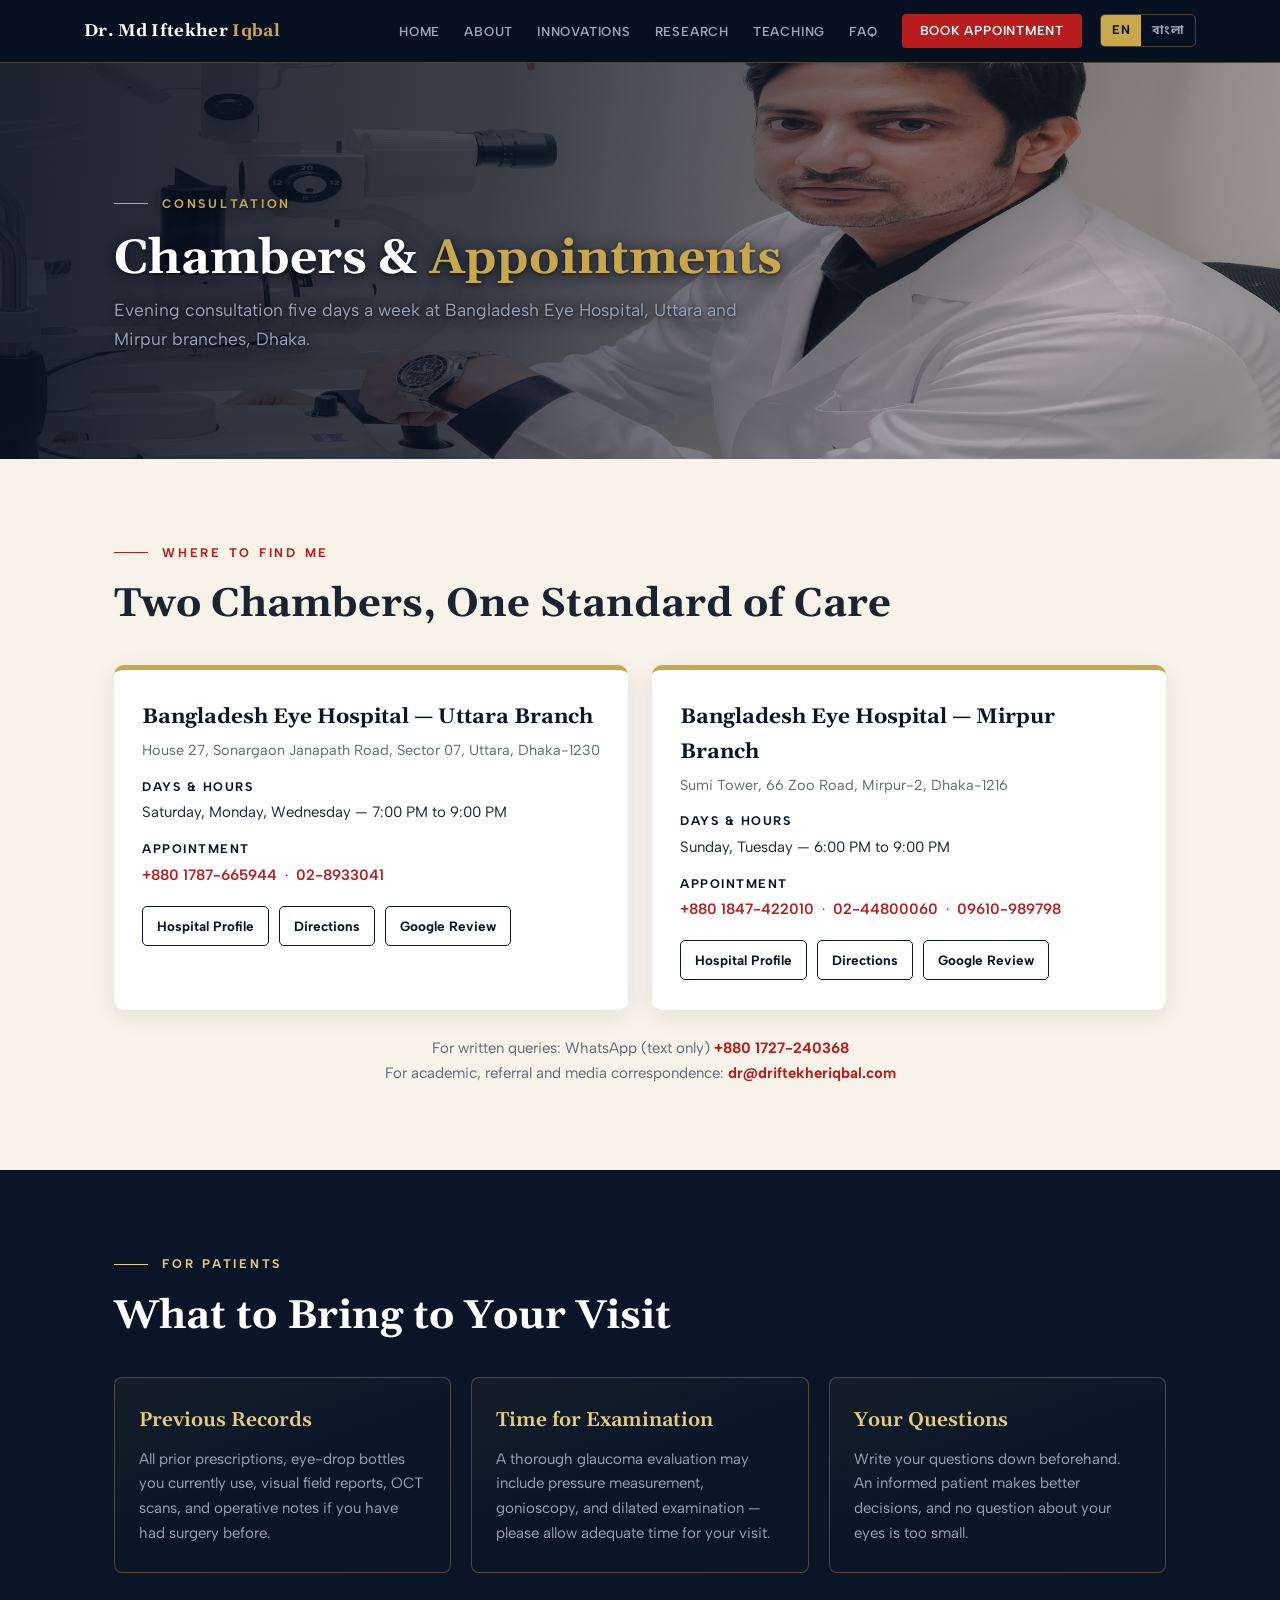
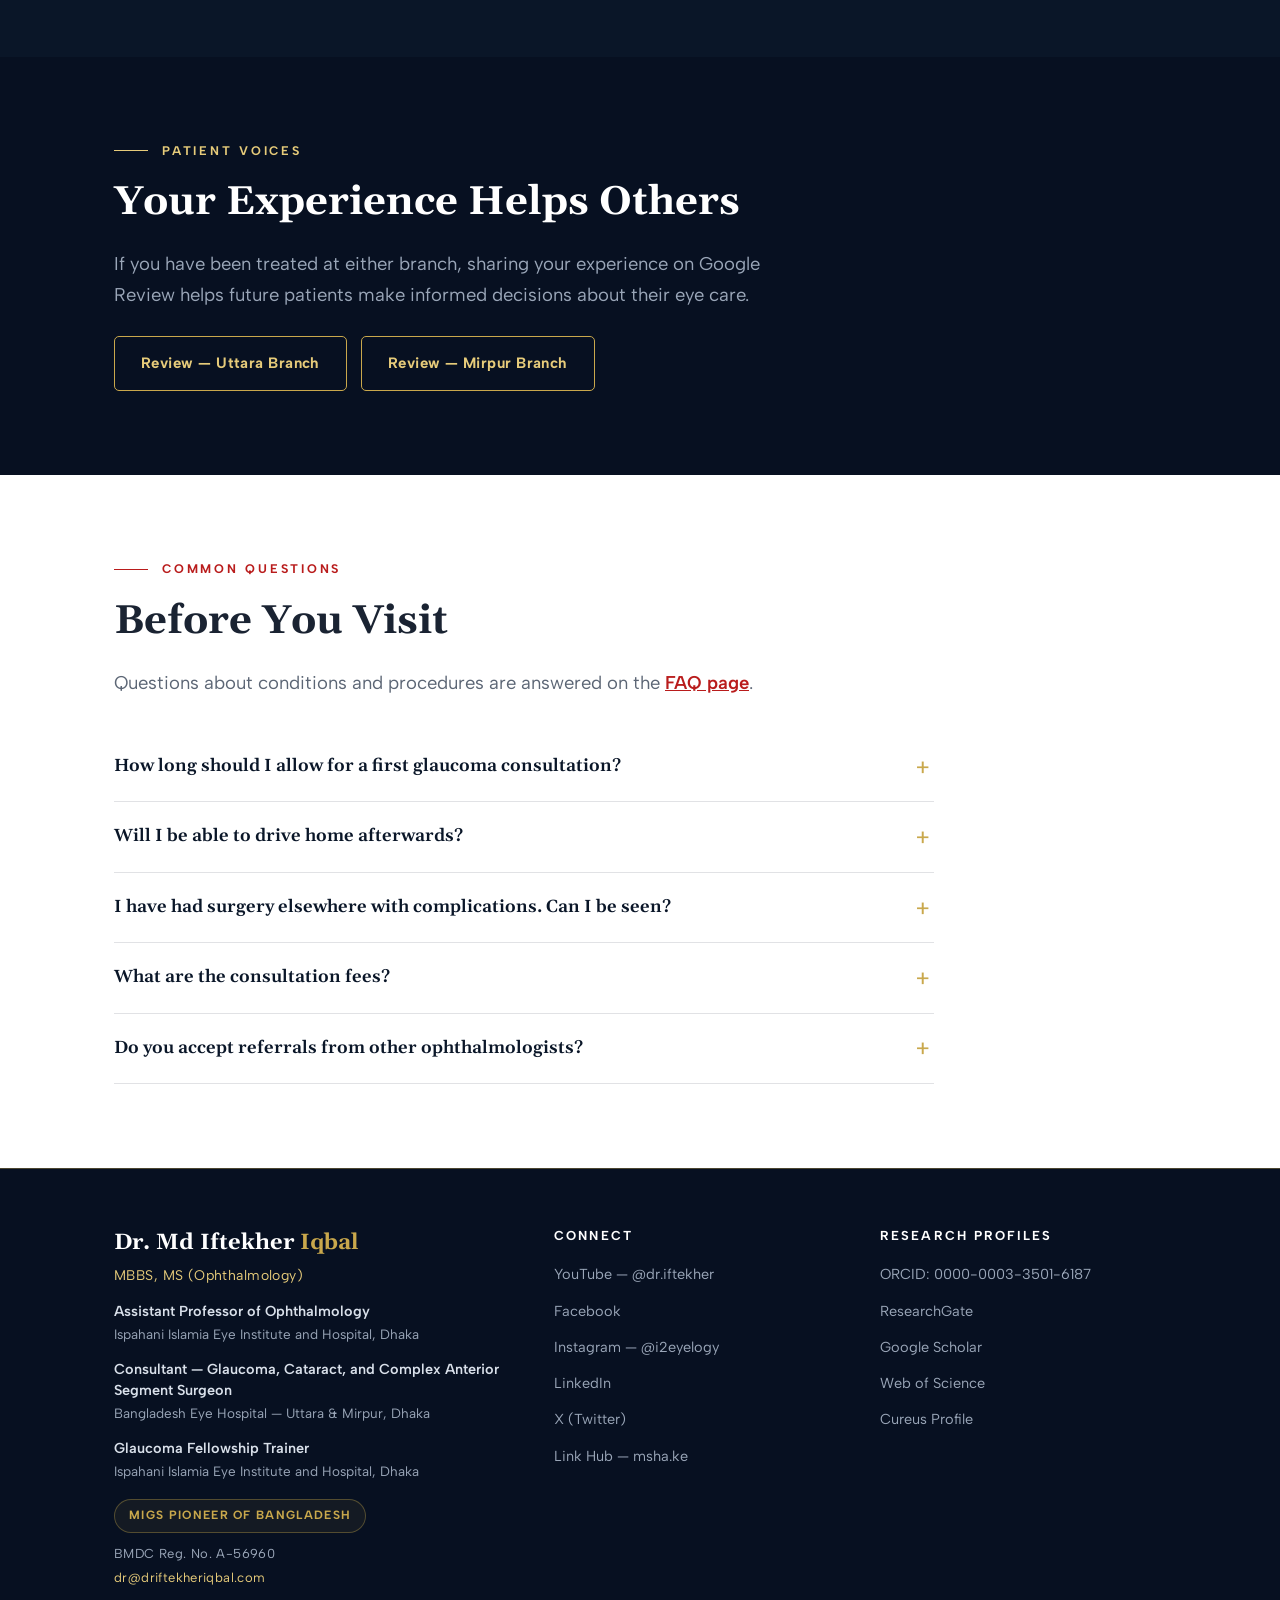
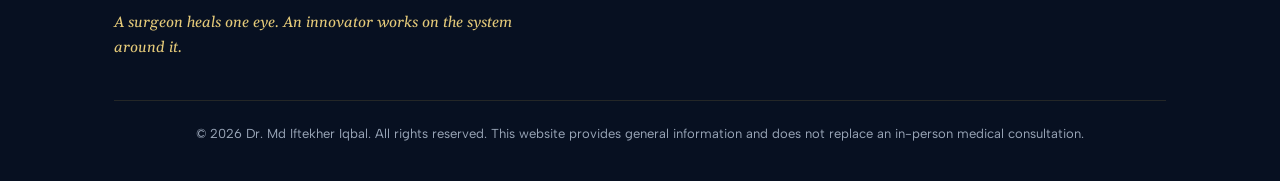
<file: appointments.html>
<!DOCTYPE html>
<html lang="en">
<head>
<meta charset="UTF-8">
<meta name="viewport" content="width=device-width, initial-scale=1.0">
<!-- ============================================================
     OFFICIAL WEBSITE — DR. MD IFTEKHER IQBAL, MBBS, MS
     HOW TO EDIT: look for comments marked  EDIT HERE  below.
     Change only the text between tags; never delete the tags.
     Brand colours live in css/style.css (:root section).

     BILINGUAL STRUCTURE
       page.html      = English
       page-bn.html   = Bangla (বাংলা)
     The two are independent files. When you change a fact in one
     (a phone number, a new award), change it in BOTH so the
     versions stay consistent.
     ============================================================ -->
<title>Appointments | Dr. Md Iftekher Iqbal — Bangladesh Eye Hospital, Uttara & Mirpur</title>
<meta name="description" content="Book an appointment with Dr. Md Iftekher Iqbal at Bangladesh Eye Hospital, Uttara and Mirpur branches, Dhaka.">
<link rel="canonical" href="https://driftekheriqbal.com/appointments.html">
<meta property="og:url" content="https://driftekheriqbal.com/appointments.html">
<meta property="og:image" content="https://driftekheriqbal.com/photo.jpg">
<meta property="og:image:alt" content="Dr. Md Iftekher Iqbal">
<meta property="og:site_name" content="Dr. Md Iftekher Iqbal">
<meta property="og:locale" content="en_US">
<meta property="og:locale:alternate" content="bn_BD">
<meta name="twitter:card" content="summary_large_image">
<meta name="twitter:title" content="Dr. Md Iftekher Iqbal">
<meta name="twitter:image" content="https://driftekheriqbal.com/photo.jpg">
<meta name="theme-color" content="#0A1628">
<meta name="robots" content="index, follow, max-image-preview:large">
<link rel="icon" href="favicon.svg" type="image/svg+xml">
<link rel="apple-touch-icon" href="photo.jpg">
<meta name="author" content="Dr. Md Iftekher Iqbal">
<meta property="og:title" content="Appointments | Dr. Md Iftekher Iqbal — Bangladesh Eye Hospital, Uttara & Mirpur">
<meta property="og:description" content="Book an appointment with Dr. Md Iftekher Iqbal at Bangladesh Eye Hospital, Uttara and Mirpur branches, Dhaka.">
<meta property="og:type" content="profile">
<link rel="alternate" hreflang="en" href="https://driftekheriqbal.com/appointments.html">
<link rel="alternate" hreflang="bn" href="https://driftekheriqbal.com/appointments-bn.html">
<link rel="alternate" hreflang="x-default" href="https://driftekheriqbal.com/appointments.html">
<link rel="preconnect" href="https://fonts.googleapis.com">
<link rel="preconnect" href="https://fonts.gstatic.com" crossorigin>
<link href="https://fonts.googleapis.com/css2?family=Gelasio:ital,wght@0,400;0,600;0,700;1,400;1,600&family=Albert+Sans:wght@400;500;600;700&family=Noto+Sans+Bengali:wght@400;500;600;700&display=swap" rel="stylesheet">
<link rel="stylesheet" href="css/style.css">
</head>
<body>

<a class="skip-link" href="#main">Skip to content</a>
<nav class="nav" aria-label="Main navigation">
  <div class="nav-inner">
    <a class="nav-name" href="index.html">Dr. Md Iftekher <span>Iqbal</span></a>
    <ul class="nav-links" id="navlinks">
        <li><a href="index.html">Home</a></li>
        <li><a href="about.html">About</a></li>
        <li><a href="innovations.html">Innovations</a></li>
        <li><a href="research.html">Research</a></li>
        <li><a href="teaching.html">Teaching</a></li>
      <li><a href="faq.html">FAQ</a></li>
      <li><a href="appointments.html" class="nav-cta">Book Appointment</a></li>
    </ul>
    <div class="nav-actions">
      <!-- LANGUAGE TOGGLE — links this page to its twin in the other language -->
      <div class="lang-switch" role="group" aria-label="Language">
        <a href="appointments.html" class="active" lang="en">EN</a>
        <a href="appointments-bn.html" lang="bn">বাংলা</a>
      </div>
      <button class="nav-toggle" aria-label="Open menu" onclick="document.getElementById('navlinks').classList.toggle('open')">&#9776;</button>
    </div>
  </div>
</nav>

<header id="main" class="hero hero--page hero--appointments">
  <div class="wrap">
    <p class="eyebrow">Consultation</p>
    <h1>Chambers &amp; <em>Appointments</em></h1>
    <p class="hero-sub">Evening consultation five days a week at Bangladesh Eye Hospital, Uttara and Mirpur branches, Dhaka.</p>
  </div>
</header>

<!-- EDIT HERE: CHAMBER DETAILS — mirror any change in appointments-bn.html -->
<section class="section section--cream">
  <div class="wrap">
    <p class="eyebrow eyebrow--red">Where to Find Me</p>
    <h2>Two Chambers, One Standard of Care</h2>
    <div class="chamber-grid">
      <article class="chamber">
        <h3>Bangladesh Eye Hospital — Uttara Branch</h3>
        <p class="chamber-addr">House 27, Sonargaon Janapath Road, Sector 07, Uttara, Dhaka-1230</p>
        <dl>
          <dt>Days &amp; Hours</dt>
          <dd>Saturday, Monday, Wednesday — 7:00 PM to 9:00 PM</dd>
          <dt>Appointment</dt>
          <dd><a href="tel:+8801787665944">+880 1787-665944</a> &nbsp;&middot;&nbsp; <a href="tel:028933041">02-8933041</a></dd>
        </dl>
        <div class="chamber-links">
          <a href="https://uttara.bdeyehospital.com/consultant/235" target="_blank" rel="noopener">Hospital Profile</a>
          <a href="https://www.google.com/maps/search/?api=1&amp;query=Bangladesh+Eye+Hospital+Uttara+House+27+Sonargaon+Janapath+Road+Sector+07+Uttara+Dhaka" target="_blank" rel="noopener">Directions</a>
          <a href="https://g.page/r/CTqYRYOWEkDGEBI/review" target="_blank" rel="noopener">Google Review</a>
        </div>
      </article>
      <article class="chamber">
        <h3>Bangladesh Eye Hospital — Mirpur Branch</h3>
        <p class="chamber-addr">Sumi Tower, 66 Zoo Road, Mirpur-2, Dhaka-1216</p>
        <dl>
          <dt>Days &amp; Hours</dt>
          <dd>Sunday, Tuesday — 6:00 PM to 9:00 PM</dd>
          <dt>Appointment</dt>
          <dd><a href="tel:+8801847422010">+880 1847-422010</a> &nbsp;&middot;&nbsp; <a href="tel:0244800060">02-44800060</a> &nbsp;&middot;&nbsp; <a href="tel:09610989798">09610-989798</a></dd>
        </dl>
        <div class="chamber-links">
          <a href="https://mirpur.bdeyehospital.com/consultant/307" target="_blank" rel="noopener">Hospital Profile</a>
          <a href="https://www.google.com/maps/search/?api=1&amp;query=Bangladesh+Eye+Hospital+Mirpur+Sumi+Tower+66+Zoo+Road+Mirpur+2+Dhaka" target="_blank" rel="noopener">Directions</a>
          <a href="https://g.page/r/CalSaPpDdNU8EBI/review" target="_blank" rel="noopener">Google Review</a>
        </div>
      </article>
    </div>
    <p class="whatsapp-note">For written queries: WhatsApp (text only) <a href="https://wa.me/8801727240368" target="_blank" rel="noopener">+880 1727-240368</a><br>For academic, referral and media correspondence: <a href="mailto:dr@driftekheriqbal.com">dr@driftekheriqbal.com</a></p>
  </div>
</section>

<section class="section section--navy">
  <div class="wrap">
    <p class="eyebrow">For Patients</p>
    <h2>What to Bring to Your Visit</h2>
    <div class="card-grid">
      <div class="card"><h3>Previous Records</h3><p>All prior prescriptions, eye-drop bottles you currently use, visual field reports, OCT scans, and operative notes if you have had surgery before.</p></div>
      <div class="card"><h3>Time for Examination</h3><p>A thorough glaucoma evaluation may include pressure measurement, gonioscopy, and dilated examination — please allow adequate time for your visit.</p></div>
      <div class="card"><h3>Your Questions</h3><p>Write your questions down beforehand. An informed patient makes better decisions, and no question about your eyes is too small.</p></div>
    </div>
  </div>
</section>

<section class="section section--deep">
  <div class="wrap">
    <p class="eyebrow">Patient Voices</p>
    <h2>Your Experience Helps Others</h2>
    <p class="lede">If you have been treated at either branch, sharing your experience on Google Review helps future patients make informed decisions about their eye care.</p>
    <div class="cta-row" style="margin-top:26px">
      <a class="btn btn--ghost" href="https://g.page/r/CTqYRYOWEkDGEBI/review" target="_blank" rel="noopener">Review — Uttara Branch</a>
      <a class="btn btn--ghost" href="https://g.page/r/CalSaPpDdNU8EBI/review" target="_blank" rel="noopener">Review — Mirpur Branch</a>
    </div>
  </div>
</section>


<!-- ================= COMMON QUESTIONS ================= -->
<!-- EDIT HERE: to add a question, copy one <details> block. -->
<section class="section section--white">
  <div class="wrap">
    <p class="eyebrow eyebrow--red">Common Questions</p>
    <h2>Before You Visit</h2>
    <p class="lede">Questions about conditions and procedures are answered on the <a href="faq.html" style="color:var(--red);font-weight:600">FAQ page</a>.</p>

    <div class="faq">
      <details>
        <summary>How long should I allow for a first glaucoma consultation?</summary>
        <p>A complete assessment includes pressure measurement, gonioscopy and, where indicated, dilated examination. Please allow ninety minutes to two hours.</p>
      </details>
      <details>
        <summary>Will I be able to drive home afterwards?</summary>
        <p>If your pupils are dilated, vision stays blurred and light-sensitive for several hours. Please arrange for someone to accompany you.</p>
      </details>
      <details>
        <summary>I have had surgery elsewhere with complications. Can I be seen?</summary>
        <p>Yes. Complex cases and complications of previous surgery are a particular focus of this practice. Please bring all prior records and operative notes.</p>
      </details>
      <details>
        <summary>What are the consultation fees?</summary>
        <p>Please contact the chamber directly for current consultation and investigation charges. Surgical costs depend on the procedure and any lens or device required, and are explained in full after examination.</p>
      </details>
      <details>
        <summary>Do you accept referrals from other ophthalmologists?</summary>
        <p>Yes. Referrals for refractory glaucoma, angle surgery, and complex anterior segment cases are welcome. Please include prior imaging and operative details where available.</p>
      </details>
    </div>
  </div>
</section>

<!-- ================= FOOTER ================= -->
<footer>
  <div class="wrap">
    <div class="foot-grid">
      <div>
        <p class="foot-name">Dr. Md Iftekher <span>Iqbal</span></p>
        <p class="foot-degree">MBBS, MS (Ophthalmology)</p>
        <p class="foot-role">Assistant Professor of Ophthalmology</p>
        <p class="foot-org">Ispahani Islamia Eye Institute and Hospital, Dhaka</p>
        <p class="foot-role">Consultant — Glaucoma, Cataract, and Complex Anterior Segment Surgeon</p>
        <p class="foot-org">Bangladesh Eye Hospital — Uttara &amp; Mirpur, Dhaka</p>
        <p class="foot-role">Glaucoma Fellowship Trainer</p>
        <p class="foot-org">Ispahani Islamia Eye Institute and Hospital, Dhaka</p>
        <p class="foot-pioneer">MIGS Pioneer of Bangladesh</p>
        <p class="foot-bmdc">BMDC Reg. No. A-56960</p>
        <p class="foot-bmdc"><a href="mailto:dr@driftekheriqbal.com">dr@driftekheriqbal.com</a></p>
        <p class="foot-line">A surgeon heals one eye. An innovator works on the system around it.</p>
      </div>
      <div>
        <h4>Connect</h4>
        <ul>
          <li><a href="https://www.youtube.com/@dr.iftekher" target="_blank" rel="noopener">YouTube — @dr.iftekher</a></li>
          <li><a href="https://www.facebook.com/dr.iftekher.oph" target="_blank" rel="noopener">Facebook</a></li>
          <li><a href="https://instagram.com/i2eyelogy" target="_blank" rel="noopener">Instagram — @i2eyelogy</a></li>
          <li><a href="https://www.linkedin.com/in/iftekher-iqbal" target="_blank" rel="noopener">LinkedIn</a></li>
          <li><a href="https://x.com/iftekher_iqbal" target="_blank" rel="noopener">X (Twitter)</a></li>
          <li><a href="https://msha.ke/dr.iftekher" target="_blank" rel="noopener">Link Hub — msha.ke</a></li>
        </ul>
      </div>
      <div>
        <h4>Research Profiles</h4>
        <ul>
          <li><a href="https://orcid.org/0000-0003-3501-6187" target="_blank" rel="noopener">ORCID: 0000-0003-3501-6187</a></li>
          <li><a href="https://www.researchgate.net/profile/Md-Iftekher-Iqbal" target="_blank" rel="noopener">ResearchGate</a></li>
          <li><a href="https://scholar.google.com/citations?user=cHionpIAAAAJ" target="_blank" rel="noopener">Google Scholar</a></li>
          <li><a href="https://www.webofscience.com/wos/author/record/AAH-5555-2019" target="_blank" rel="noopener">Web of Science</a></li>
          <li><a href="https://www.cureus.com/users/389675-md-iftekher-iqbal" target="_blank" rel="noopener">Cureus Profile</a></li>
        </ul>
      </div>
    </div>
    <p class="copyright">&copy; 2026 Dr. Md Iftekher Iqbal. All rights reserved. This website provides general information and does not replace an in-person medical consultation.</p>
  </div>
</footer>

</body>
</html>
</file>
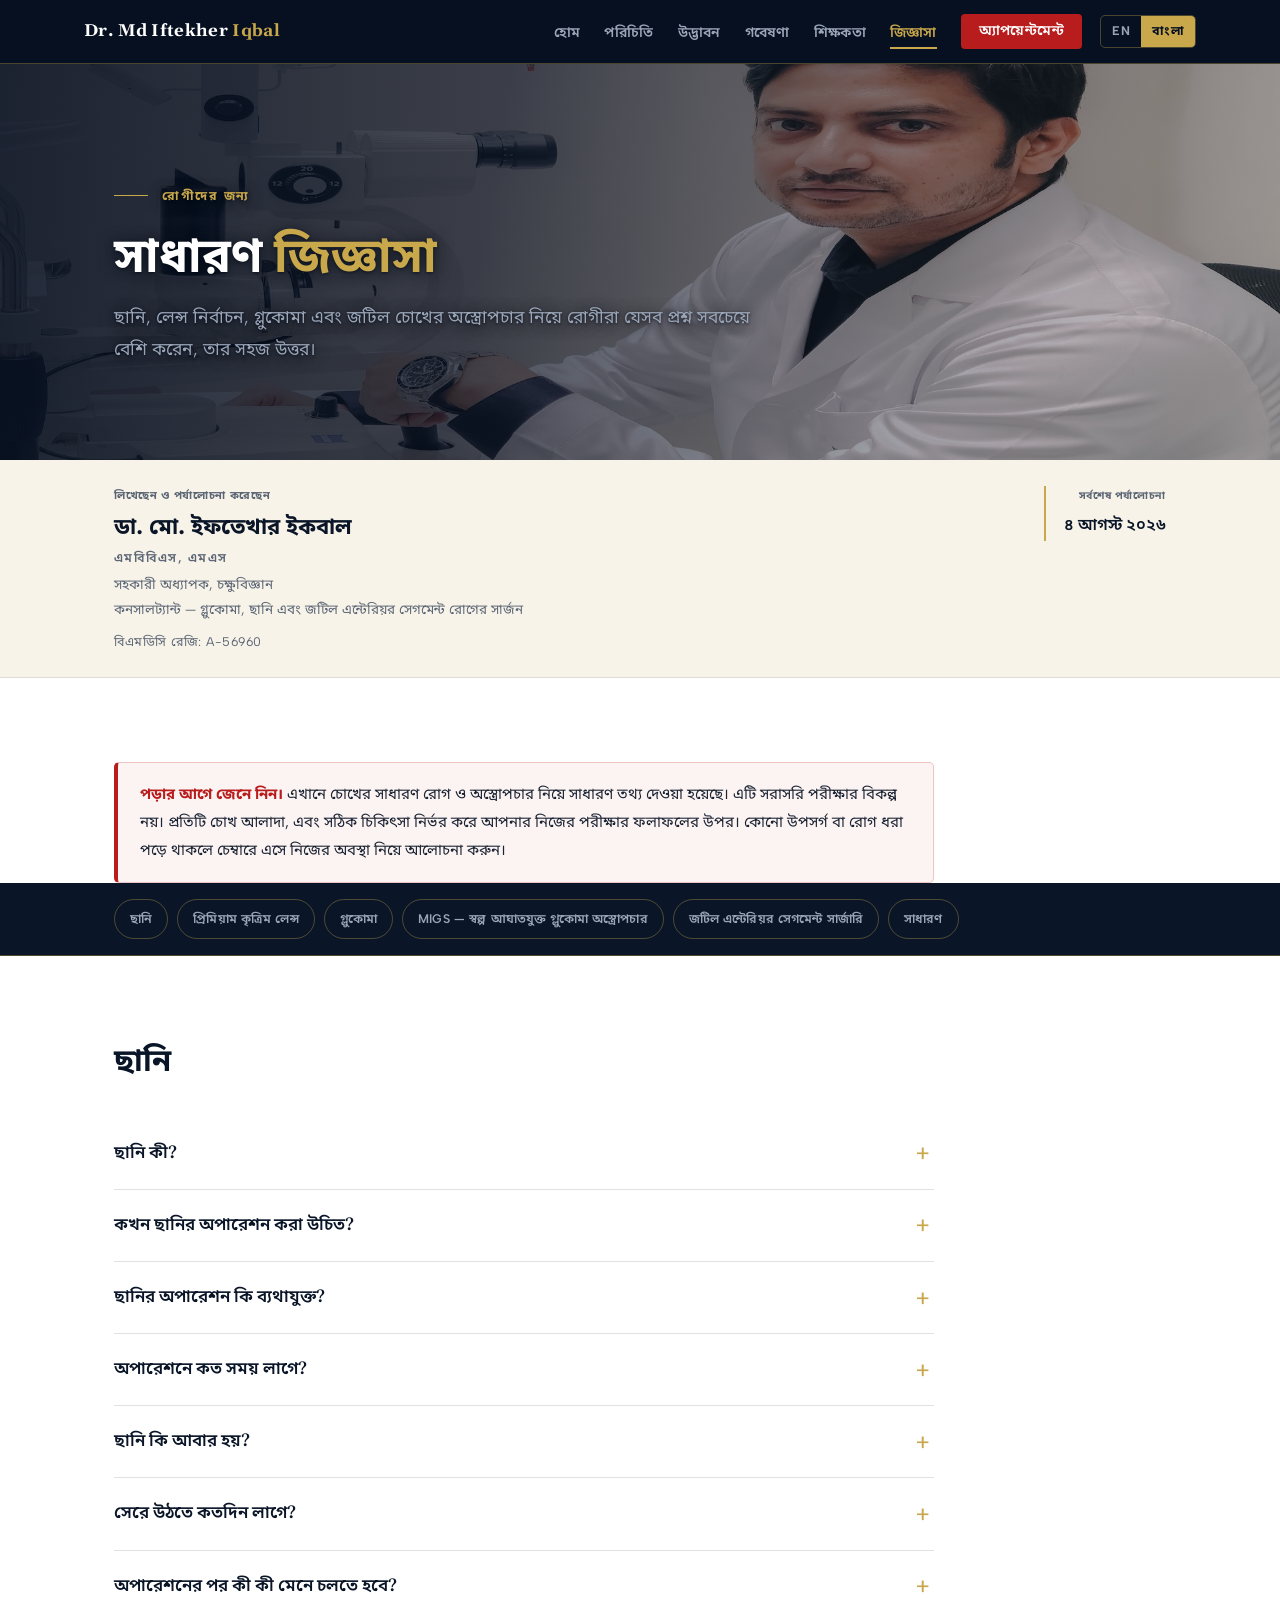
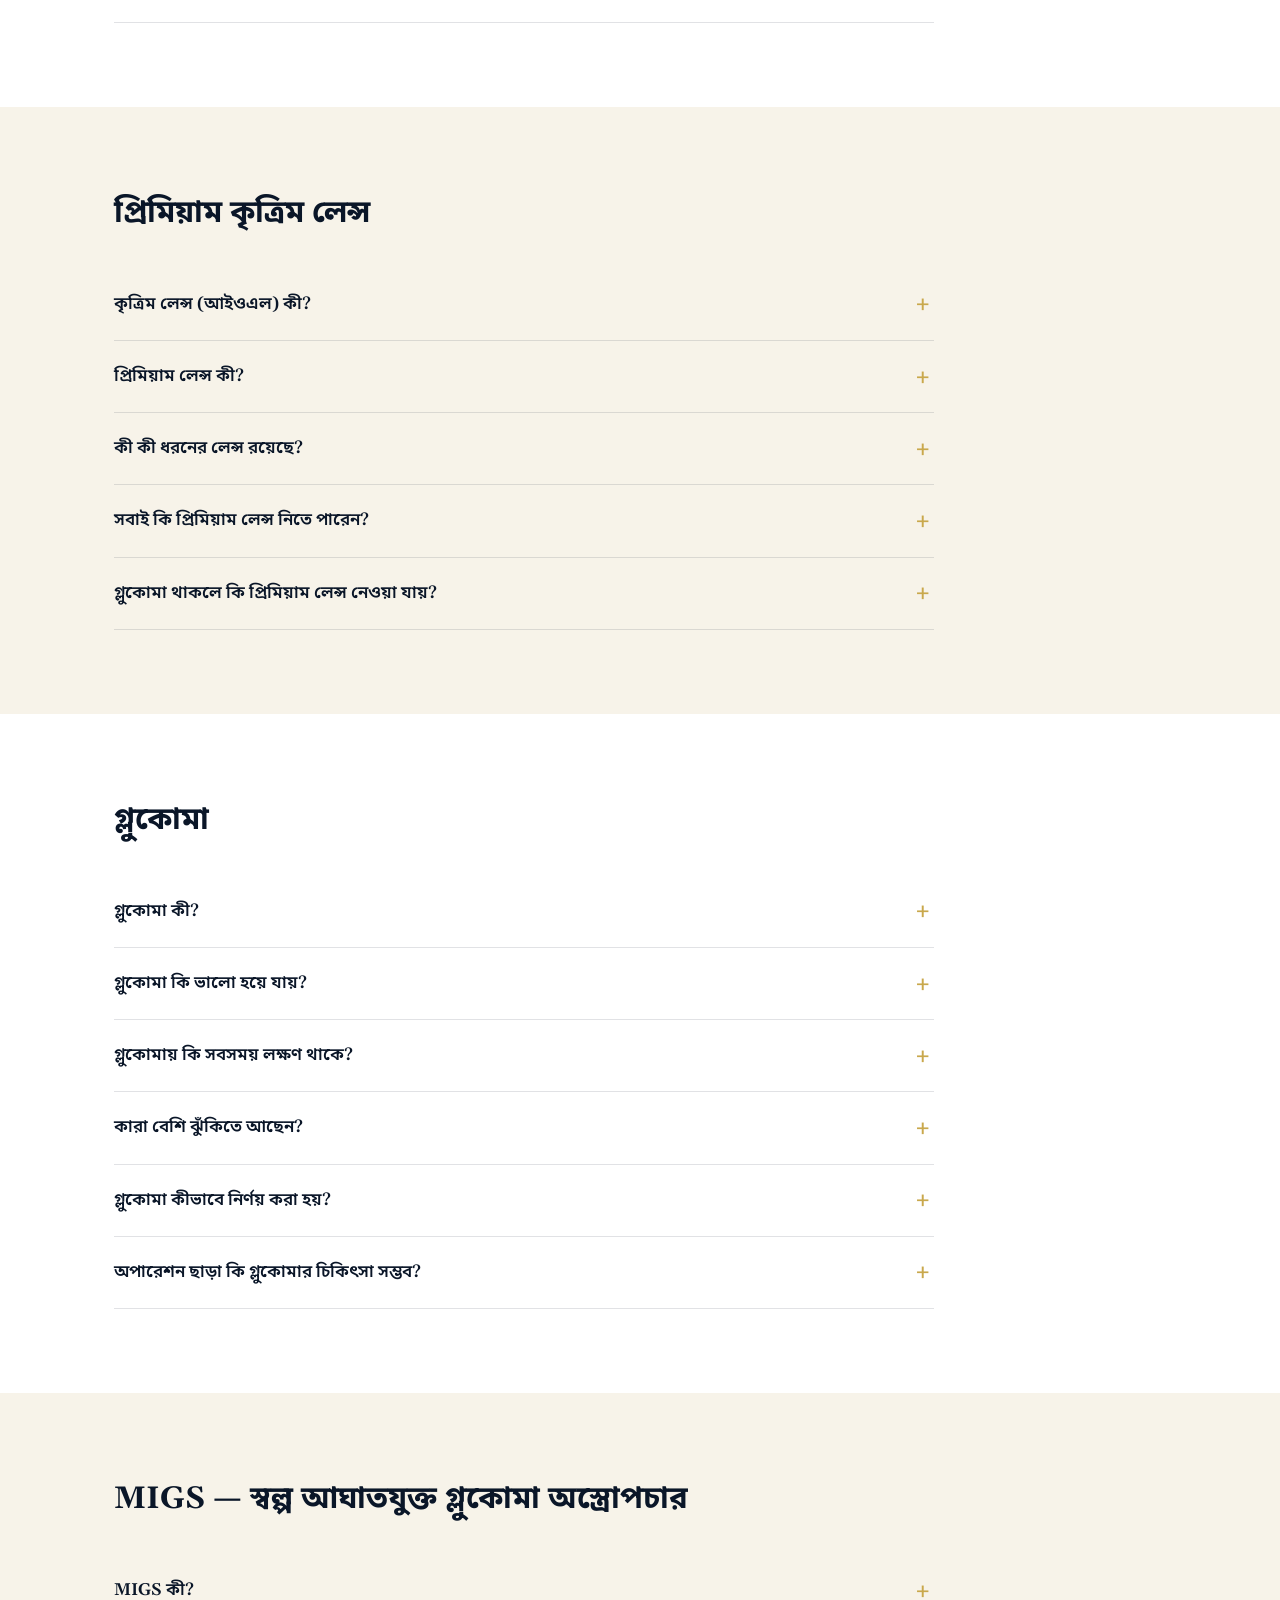
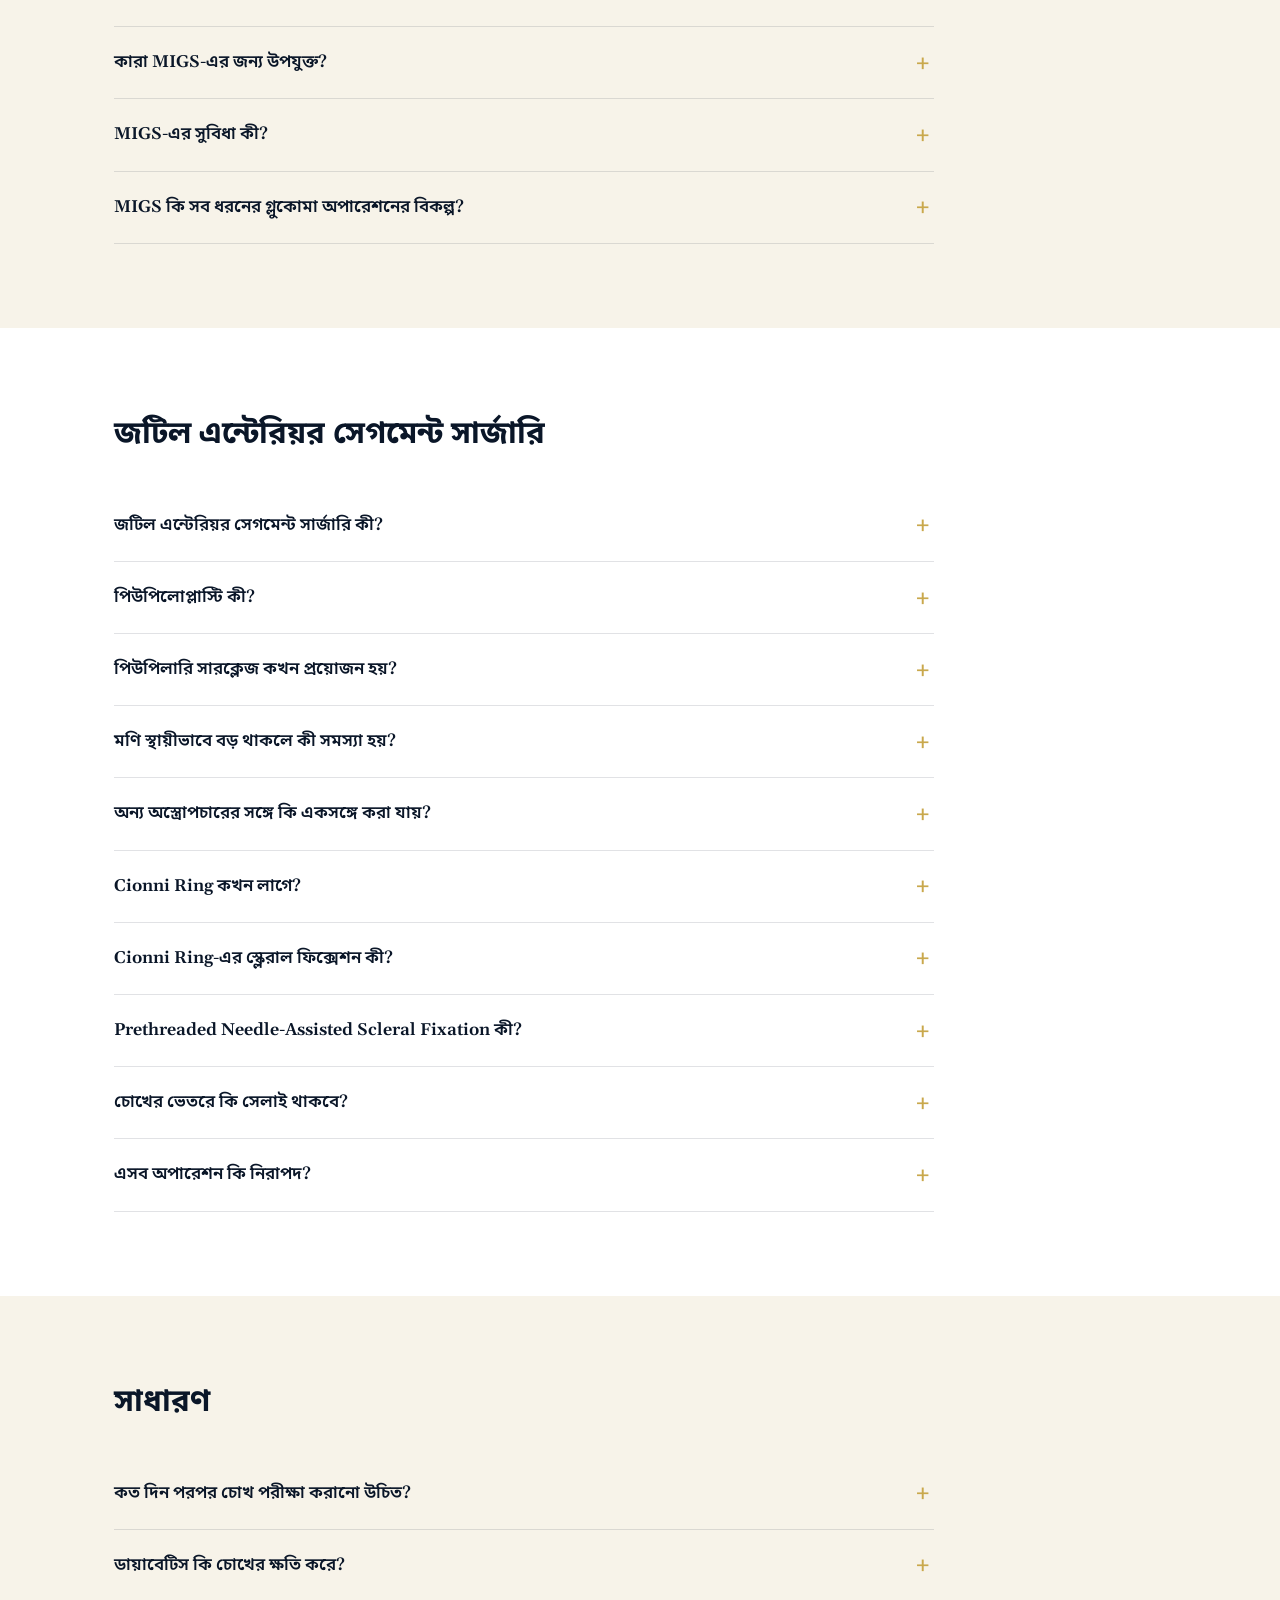
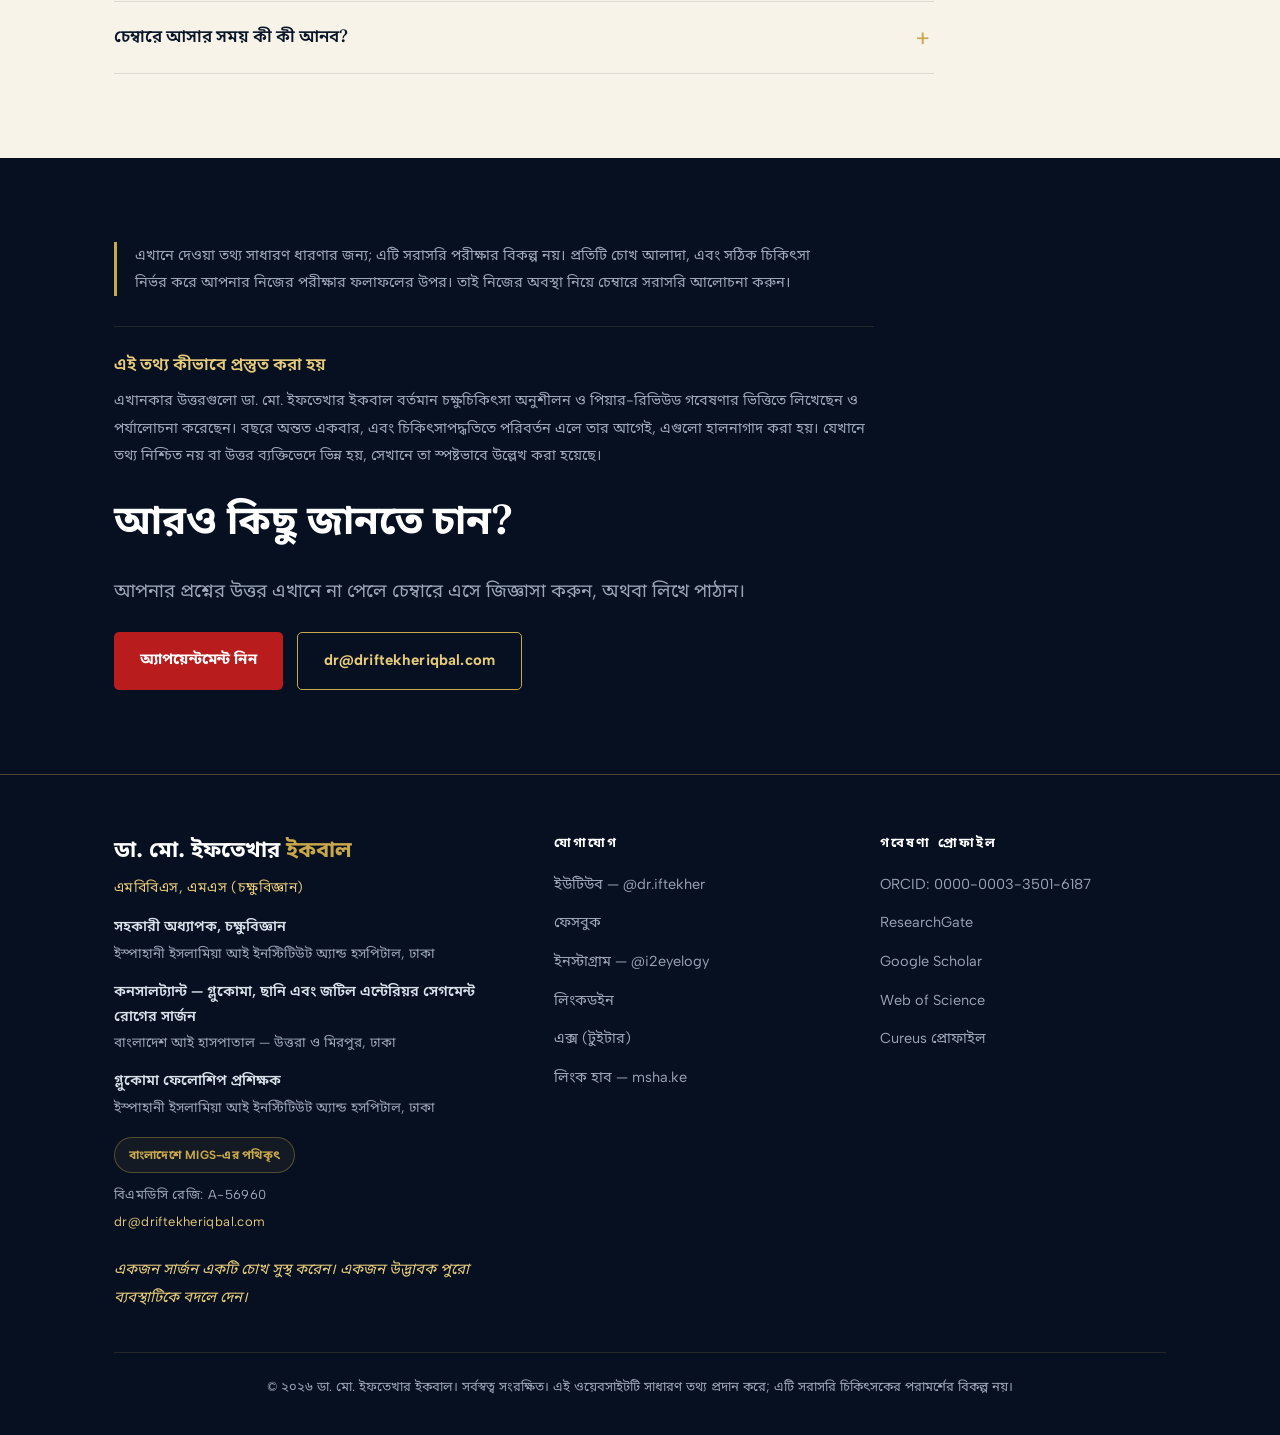
<file: faq-bn.html>
<!DOCTYPE html>
<html lang="bn">
<head>
<meta charset="UTF-8">
<meta name="viewport" content="width=device-width, initial-scale=1.0">
<!-- ============================================================
     OFFICIAL WEBSITE — DR. MD IFTEKHER IQBAL, MBBS, MS
     HOW TO EDIT: look for comments marked  EDIT HERE  below.
     Change only the text between tags; never delete the tags.
     Brand colours live in css/style.css (:root section).

     BILINGUAL STRUCTURE
       page.html      = English
       page-bn.html   = Bangla (বাংলা)
     The two are independent files. When you change a fact in one
     (a phone number, a new award), change it in BOTH so the
     versions stay consistent.
     ============================================================ -->
<title>সাধারণ জিজ্ঞাসা | ডা. মো. ইফতেখার ইকবাল</title>
<meta name="description" content="ছানি অপারেশন, প্রিমিয়াম লেন্স, গ্লুকোমা, MIGS এবং জটিল এন্টেরিয়র সেগমেন্ট সার্জারি নিয়ে রোগীদের সাধারণ প্রশ্নের উত্তর।">
<link rel="canonical" href="https://driftekheriqbal.com/faq-bn.html">
<meta property="og:url" content="https://driftekheriqbal.com/faq-bn.html">
<meta property="og:image" content="https://driftekheriqbal.com/photo.jpg">
<meta property="og:image:alt" content="Dr. Md Iftekher Iqbal">
<meta property="og:site_name" content="Dr. Md Iftekher Iqbal">
<meta property="og:locale" content="bn_BD">
<meta property="og:locale:alternate" content="en_US">
<meta name="twitter:card" content="summary_large_image">
<meta name="twitter:title" content="Dr. Md Iftekher Iqbal">
<meta name="twitter:image" content="https://driftekheriqbal.com/photo.jpg">
<meta name="theme-color" content="#0A1628">
<meta name="robots" content="index, follow, max-image-preview:large">
<link rel="icon" href="favicon.svg" type="image/svg+xml">
<link rel="apple-touch-icon" href="photo.jpg">
<meta name="author" content="Dr. Md Iftekher Iqbal">
<meta property="og:title" content="অ্যাপয়েন্টমেন্ট | ডা. মো. ইফতেখার ইকবাল — বাংলাদেশ আই হাসপাতাল">
<meta property="og:description" content="ছানি অপারেশন, প্রিমিয়াম লেন্স, গ্লুকোমা, MIGS এবং জটিল এন্টেরিয়র সেগমেন্ট সার্জারি নিয়ে রোগীদের সাধারণ প্রশ্নের উত্তর।">
<meta property="og:type" content="profile">
<link rel="alternate" hreflang="en" href="https://driftekheriqbal.com/faq.html">
<link rel="alternate" hreflang="bn" href="https://driftekheriqbal.com/faq-bn.html">
<link rel="alternate" hreflang="x-default" href="https://driftekheriqbal.com/faq.html">
<link rel="preconnect" href="https://fonts.googleapis.com">
<link rel="preconnect" href="https://fonts.gstatic.com" crossorigin>
<link href="https://fonts.googleapis.com/css2?family=Gelasio:ital,wght@0,400;0,600;0,700;1,400;1,600&family=Albert+Sans:wght@400;500;600;700&family=Noto+Sans+Bengali:wght@400;500;600;700&display=swap" rel="stylesheet">
<script type="application/ld+json">
{
  "@context": "https://schema.org",
  "@type": "MedicalWebPage",
  "name": "সাধারণ জিজ্ঞাসা — ছানি, গ্লুকোমা ও জটিল চোখের অস্ত্রোপচার",
  "url": "https://driftekheriqbal.com/faq-bn.html",
  "inLanguage": "bn",
  "lastReviewed": "2026-08-04",
  "audience": {
    "@type": "Patient"
  },
  "author": {
    "@id": "https://driftekheriqbal.com/#physician"
  },
  "reviewedBy": {
    "@type": "Physician",
    "@id": "https://driftekheriqbal.com/#physician",
    "name": "Dr. Md Iftekher Iqbal",
    "honorificSuffix": "MBBS, MS",
    "medicalSpecialty": "Ophthalmologic",
    "identifier": {
      "@type": "PropertyValue",
      "name": "BMDC Registration Number",
      "value": "A-56960"
    }
  },
  "about": [
    {
      "@type": "MedicalCondition",
      "name": "Glaucoma"
    },
    {
      "@type": "MedicalCondition",
      "name": "Cataract"
    },
    {
      "@type": "MedicalCondition",
      "name": "Congenital Glaucoma"
    },
    {
      "@type": "MedicalCondition",
      "name": "Ectopia Lentis"
    },
    {
      "@type": "MedicalCondition",
      "name": "Traumatic Mydriasis"
    }
  ],
  "mentions": [
    {
      "@type": "MedicalProcedure",
      "name": "Minimally Invasive Glaucoma Surgery"
    },
    {
      "@type": "MedicalProcedure",
      "name": "Phacoemulsification Cataract Surgery"
    },
    {
      "@type": "MedicalProcedure",
      "name": "Trabeculectomy"
    },
    {
      "@type": "MedicalProcedure",
      "name": "Scleral Fixation of Capsular Tension Ring"
    },
    {
      "@type": "MedicalProcedure",
      "name": "Pupilloplasty"
    },
    {
      "@type": "MedicalProcedure",
      "name": "Pupillary Cerclage"
    }
  ],
  "isPartOf": {
    "@type": "WebSite",
    "url": "https://driftekheriqbal.com/"
  }
}
</script>
<link rel="stylesheet" href="css/style.css">
</head>
<body class="bn-page">
<a class="skip-link" href="#main">মূল অংশে যান</a>
<nav class="nav" aria-label="Main navigation">
  <div class="nav-inner">
    <a class="nav-name" href="index-bn.html">Dr. Md Iftekher <span>Iqbal</span></a>
    <ul class="nav-links" id="navlinks">
        <li><a href="index-bn.html">হোম</a></li>
        <li><a href="about-bn.html">পরিচিতি</a></li>
        <li><a href="innovations-bn.html">উদ্ভাবন</a></li>
        <li><a href="research-bn.html">গবেষণা</a></li>
        <li><a href="teaching-bn.html">শিক্ষকতা</a></li>
      <li><a href="faq-bn.html" class="active">জিজ্ঞাসা</a></li>
      <li><a href="appointments-bn.html" class="nav-cta">অ্যাপয়েন্টমেন্ট</a></li>
    </ul>
    <div class="nav-actions">
      <!-- LANGUAGE TOGGLE — links this page to its twin in the other language -->
      <div class="lang-switch" role="group" aria-label="Language">
        <a href="faq.html" lang="en">EN</a>
        <a href="faq-bn.html" class="active" lang="bn">বাংলা</a>
      </div>
      <button class="nav-toggle" aria-label="মেনু" onclick="document.getElementById('navlinks').classList.toggle('open')">&#9776;</button>
    </div>
  </div>
</nav>
<header id="main" class="hero hero--page hero--appointments">
  <div class="wrap">
    <p class="eyebrow">রোগীদের জন্য</p>
    <h1>সাধারণ <em>জিজ্ঞাসা</em></h1>
    <p class="hero-sub">ছানি, লেন্স নির্বাচন, গ্লুকোমা এবং জটিল চোখের অস্ত্রোপচার নিয়ে রোগীরা যেসব প্রশ্ন সবচেয়ে বেশি করেন, তার সহজ উত্তর।</p>
  </div>
</header>

<!-- EDIT HERE: FAQ CONTENT
     To add a question, copy one <details> block inside the
     relevant category and change the text.
     Mirror every change in the other language file. -->

<!-- মেডিকেল রিভিউ তথ্য
     উত্তরগুলো সংশোধন করলে এখানকার তারিখ এবং ফাইলের উপরের অংশে
     schema-র "lastReviewed" — দুটোই হালনাগাদ করবেন। -->
<section class="review-band">
  <div class="wrap review-inner">
    <div class="review-meta">
      <p class="review-label">লিখেছেন ও পর্যালোচনা করেছেন</p>
      <p class="review-name">ডা.&nbsp;মো.&nbsp;ইফতেখার&nbsp;ইকবাল<span class="review-suffix">এমবিবিএস, এমএস</span></p>
      <p class="review-cred">সহকারী অধ্যাপক, চক্ষুবিজ্ঞান</p>
      <p class="review-cred">কনসালট্যান্ট — গ্লুকোমা, ছানি এবং জটিল এন্টেরিয়র সেগমেন্ট রোগের সার্জন</p>
      <p class="review-reg">বিএমডিসি রেজি:&nbsp;A-56960</p>
    </div>
    <div class="review-date">
      <span class="review-date-label">সর্বশেষ পর্যালোচনা</span>
      <time datetime="2026-08-04">৪ আগস্ট ২০২৬</time>
    </div>
  </div>
</section>

<section class="section section--white" style="padding-bottom:0">
  <div class="wrap">
    <p class="faq-notice"><strong>পড়ার আগে জেনে নিন।</strong> এখানে চোখের সাধারণ রোগ ও অস্ত্রোপচার নিয়ে সাধারণ তথ্য দেওয়া হয়েছে। এটি সরাসরি পরীক্ষার বিকল্প নয়। প্রতিটি চোখ আলাদা, এবং সঠিক চিকিৎসা নির্ভর করে আপনার নিজের পরীক্ষার ফলাফলের উপর। কোনো উপসর্গ বা রোগ ধরা পড়ে থাকলে চেম্বারে এসে নিজের অবস্থা নিয়ে আলোচনা করুন।</p>
  </div>
</section>

<div class="faq-jump-bar">
  <div class="wrap"><a class="jump" href="#cataract">ছানি</a> <a class="jump" href="#iol">প্রিমিয়াম কৃত্রিম লেন্স</a> <a class="jump" href="#glaucoma">গ্লুকোমা</a> <a class="jump" href="#migs">MIGS — স্বল্প আঘাতযুক্ত গ্লুকোমা অস্ত্রোপচার</a> <a class="jump" href="#complex">জটিল এন্টেরিয়র সেগমেন্ট সার্জারি</a> <a class="jump" href="#general">সাধারণ</a></div>
</div>

<section class="section section--white" id="cataract">
  <div class="wrap">
    <h2 class="faq-cat">ছানি</h2>
    <div class="faq">
      <details>
        <summary>ছানি কী?</summary>
        <p>ছানি হলো চোখের স্বাভাবিক লেন্স ধীরে ধীরে ঘোলা হয়ে যাওয়া। এতে ঝাপসা দেখা, আলোতে ঝলকানি, রাতে দেখতে অসুবিধা এবং রঙ ফিকে লাগতে পারে। সাধারণত বয়সের সঙ্গে হয়, তবে আঘাত, ডায়াবেটিস, স্টেরয়েড ব্যবহার বা অন্য চোখের রোগ থেকেও হতে পারে।</p>
      </details>
      <details>
        <summary>কখন ছানির অপারেশন করা উচিত?</summary>
        <p>যখন ছানির কারণে পড়া, গাড়ি চালানো, কাজ করা বা মানুষ চিনতে অসুবিধা হয়, তখন অপারেশনের পরামর্শ দেওয়া হয়। ছানি পুরোপুরি “পেকে” যাওয়ার অপেক্ষা করার প্রয়োজন নেই।</p>
      </details>
      <details>
        <summary>ছানির অপারেশন কি ব্যথাযুক্ত?</summary>
        <p>না। আধুনিক ছানি অপারেশন সাধারণত চোখে ড্রপ দিয়ে অবশ করে করা হয় এবং অধিকাংশ রোগী ব্যথা অনুভব করেন না।</p>
      </details>
      <details>
        <summary>অপারেশনে কত সময় লাগে?</summary>
        <p>জটিলতাবিহীন অপারেশনে সাধারণত ১০–২০ মিনিট লাগে। তবে প্রস্তুতি ও অপারেশনের পরের সময় ধরে সব মিলিয়ে আরও কিছুটা সময় হাতে রাখতে হয়।</p>
      </details>
      <details>
        <summary>ছানি কি আবার হয়?</summary>
        <p>না, ছানি আবার হয় না। তবে কিছু রোগীর ক্ষেত্রে কৃত্রিম লেন্সের পেছনের পাতলা ঝিল্লি ঘোলা হতে পারে, যা লেজারের মাধ্যমে কয়েক মিনিটেই পরিষ্কার করা যায়।</p>
      </details>
      <details>
        <summary>সেরে উঠতে কতদিন লাগে?</summary>
        <p>অনেক রোগী কয়েক দিনের মধ্যেই ভালো দেখতে শুরু করেন। তবে সম্পূর্ণ সুস্থ হতে সাধারণত চার থেকে ছয় সপ্তাহ সময় লাগে।</p>
      </details>
      <details>
        <summary>অপারেশনের পর কী কী মেনে চলতে হবে?</summary>
        <p>নিয়ম মেনে ড্রপ ব্যবহার করবেন, চোখ ঘষবেন না, কয়েক দিন চোখে পানি ও ধুলাবালি লাগানো থেকে বিরত থাকবেন, শুরুর দিকে ভারী কাজ এড়িয়ে চলবেন এবং প্রতিটি ফলোআপে আসবেন।</p>
      </details>
    </div>
  </div>
</section>

<section class="section section--cream" id="iol">
  <div class="wrap">
    <h2 class="faq-cat">প্রিমিয়াম কৃত্রিম লেন্স</h2>
    <div class="faq">
      <details>
        <summary>কৃত্রিম লেন্স (আইওএল) কী?</summary>
        <p>ছানি অপারেশনের সময় ঘোলা হয়ে যাওয়া স্বাভাবিক লেন্সের পরিবর্তে যে কৃত্রিম লেন্স বসানো হয়, সেটিই ইন্ট্রাঅকুলার লেন্স বা আইওএল।</p>
      </details>
      <details>
        <summary>প্রিমিয়াম লেন্স কী?</summary>
        <p>সাধারণ মনোফোকাল লেন্সের চেয়ে বাড়তি সুবিধা দেয় এমন লেন্সকে প্রিমিয়াম লেন্স বলা হয়। ধরন অনুযায়ী এগুলো দূর, মাঝারি বা কাছের দৃষ্টিতে চশমার নির্ভরতা কমাতে পারে, কিংবা অ্যাস্টিগমাটিজম সংশোধন করতে পারে।</p>
      </details>
      <details>
        <summary>কী কী ধরনের লেন্স রয়েছে?</summary>
        <p>মনোফোকাল, টরিক, ইডিওএফ (EDOF), ট্রাইফোকাল ও মাল্টিফোকাল। কোনটি আপনার জন্য উপযুক্ত তা নির্ভর করে চোখের অবস্থা, জীবনযাত্রা ও প্রত্যাশার উপর।</p>
      </details>
      <details>
        <summary>সবাই কি প্রিমিয়াম লেন্স নিতে পারেন?</summary>
        <p>না। গ্লুকোমা, রেটিনার রোগ, কর্নিয়ার অসমতা, আগের চোখের অপারেশন বা তীব্র শুষ্ক চোখ থাকলে সব ধরনের প্রিমিয়াম লেন্স উপযুক্ত নাও হতে পারে।</p>
      </details>
      <details>
        <summary>গ্লুকোমা থাকলে কি প্রিমিয়াম লেন্স নেওয়া যায়?</summary>
        <p>কিছু ক্ষেত্রে যায়, তবে সবার ক্ষেত্রে নয়। গ্লুকোমার তীব্রতা, ভিজ্যুয়াল ফিল্ডের অবস্থা, অপটিক নার্ভের স্বাস্থ্য ও দীর্ঘমেয়াদে দৃষ্টির সম্ভাবনা বিবেচনা করে সিদ্ধান্ত নেওয়া হয়।</p>
      </details>
    </div>
  </div>
</section>

<section class="section section--white" id="glaucoma">
  <div class="wrap">
    <h2 class="faq-cat">গ্লুকোমা</h2>
    <div class="faq">
      <details>
        <summary>গ্লুকোমা কী?</summary>
        <p>গ্লুকোমা এমন কয়েকটি রোগের সমষ্টি যেখানে অপটিক নার্ভ ক্ষতিগ্রস্ত হয়, প্রায়ই চোখের ভেতরের চাপ বেড়ে যাওয়ার সঙ্গে সম্পর্কিত। চিকিৎসা না করলে স্থায়ীভাবে দৃষ্টিশক্তি হারানোর ঝুঁকি থাকে।</p>
      </details>
      <details>
        <summary>গ্লুকোমা কি ভালো হয়ে যায়?</summary>
        <p>গ্লুকোমায় ইতিমধ্যে নষ্ট হয়ে যাওয়া দৃষ্টি সাধারণত ফিরে আসে না। তবে আগেভাগে শনাক্ত করে চিকিৎসা শুরু করলে বাকি দৃষ্টিশক্তি রক্ষা করা সম্ভব।</p>
      </details>
      <details>
        <summary>গ্লুকোমায় কি সবসময় লক্ষণ থাকে?</summary>
        <p>না। প্রাথমিক পর্যায়ে সাধারণত কোনো লক্ষণই থাকে না। এ কারণেই নিয়মিত চোখ পরীক্ষা করানো এত জরুরি।</p>
      </details>
      <details>
        <summary>কারা বেশি ঝুঁকিতে আছেন?</summary>
        <p>৪০ বছরের বেশি বয়স, পরিবারে গ্লুকোমার ইতিহাস, ডায়াবেটিস, চোখের প্রেশার বেশি থাকা, উচ্চ মায়োপিয়া, দীর্ঘদিন স্টেরয়েড ব্যবহার এবং চোখে আঘাতের ইতিহাস — এসবই ঝুঁকি বাড়ায়।</p>
      </details>
      <details>
        <summary>গ্লুকোমা কীভাবে নির্ণয় করা হয়?</summary>
        <p>চোখের প্রেশার পরিমাপ, অপটিক নার্ভ পরীক্ষা, গনিওস্কোপি, ওসিটি (OCT), ভিজ্যুয়াল ফিল্ড টেস্ট এবং কর্নিয়ার পুরুত্ব পরিমাপের মাধ্যমে।</p>
      </details>
      <details>
        <summary>অপারেশন ছাড়া কি গ্লুকোমার চিকিৎসা সম্ভব?</summary>
        <p>হ্যাঁ। রোগের ধরন ও তীব্রতা অনুযায়ী চোখের ড্রপ, লেজার, MIGS অথবা প্রচলিত গ্লুকোমা অপারেশন — এর যেকোনোটি প্রয়োজন হতে পারে।</p>
      </details>
    </div>
  </div>
</section>

<section class="section section--cream" id="migs">
  <div class="wrap">
    <h2 class="faq-cat">MIGS — স্বল্প আঘাতযুক্ত গ্লুকোমা অস্ত্রোপচার</h2>
    <div class="faq">
      <details>
        <summary>MIGS কী?</summary>
        <p>MIGS হলো আধুনিক গ্লুকোমা অস্ত্রোপচারের একটি ধারা, যেখানে খুব ছোট পথ ব্যবহার করে এবং টিস্যুর ক্ষতি কম করে চোখের চাপ কমানো হয়।</p>
      </details>
      <details>
        <summary>কারা MIGS-এর জন্য উপযুক্ত?</summary>
        <p>মৃদু থেকে মাঝারি মাত্রার গ্লুকোমা রোগী, বিশেষ করে যাদের একই সঙ্গে ছানির অপারেশনও প্রয়োজন, তারা অনেক ক্ষেত্রে উপযুক্ত হতে পারেন।</p>
      </details>
      <details>
        <summary>MIGS-এর সুবিধা কী?</summary>
        <p>ছোট ছেদ, দ্রুত সেরে ওঠা, তুলনামূলক নিরাপদ পদ্ধতি, নির্বাচিত রোগীদের ক্ষেত্রে ড্রপের নির্ভরতা কমে যাওয়া, এবং ভবিষ্যতে প্রয়োজন হলে অন্য অস্ত্রোপচারের জন্য কনজাংটিভা অক্ষত থাকা।</p>
      </details>
      <details>
        <summary>MIGS কি সব ধরনের গ্লুকোমা অপারেশনের বিকল্প?</summary>
        <p>না। গুরুতর (অগ্রসর পর্যায়ের) গ্লুকোমায় ট্র্যাবেকুলেক্টমি বা গ্লুকোমা ড্রেনেজ ডিভাইসের প্রয়োজন হতে পারে।</p>
      </details>
    </div>
  </div>
</section>

<section class="section section--white" id="complex">
  <div class="wrap">
    <h2 class="faq-cat">জটিল এন্টেরিয়র সেগমেন্ট সার্জারি</h2>
    <div class="faq">
      <details>
        <summary>জটিল এন্টেরিয়র সেগমেন্ট সার্জারি কী?</summary>
        <p>কর্নিয়া, আইরিস, লেন্স, ক্যাপসুল, জোনিউল ও চোখের সামনের প্রকোষ্ঠের এমন জটিল অবস্থার চিকিৎসা, যেখানে সাধারণ ছানি অপারেশন যথেষ্ট নয়।</p>
      </details>
            <details>
        <summary>পিউপিলোপ্লাস্টি কী?</summary>
        <p>আঘাত বা আগের অস্ত্রোপচারে চোখের মণি (পিউপিল) ক্ষতিগ্রস্ত হলে বা স্থায়ীভাবে বড় হয়ে গেলে সূক্ষ্ম সেলাইয়ের মাধ্যমে সেটিকে আবার গোলাকার ও কার্যকর অবস্থায় ফিরিয়ে আনার অস্ত্রোপচারকে পিউপিলোপ্লাস্টি বলা হয়।</p>
      </details>
      <details>
        <summary>পিউপিলারি সারক্লেজ কখন প্রয়োজন হয়?</summary>
        <p>আঘাতের কারণে চোখের মণি স্থায়ীভাবে বড় হয়ে গেলে (ট্রমাটিক মাইড্রিয়াসিস), অর্থাৎ মণি ছোট করার পেশি ছিঁড়ে গেলে, পিউপিলারি সারক্লেজ করা হয়। আইরিসের চারপাশ দিয়ে একটি টানা সেলাই দিয়ে মণিকে ছোট করে স্বাভাবিক আকারের কাছাকাছি আনা হয়।</p>
      </details>
      <details>
        <summary>মণি স্থায়ীভাবে বড় থাকলে কী সমস্যা হয়?</summary>
        <p>মণি ছোট হতে না পারলে চোখে অতিরিক্ত আলো ঢোকে। ফলে আলোয় প্রচণ্ড ঝলকানি লাগে, চোখ কড়া লাগে এবং স্পষ্ট দেখতে অসুবিধা হয়। অনেকে রোদে বা রাতে গাড়ির আলোর সামনে চোখ খুলে রাখতে পারেন না। অস্ত্রোপচারে দৃষ্টির সমস্যা ও চোখের চেহারা — দুটোরই উন্নতি হয়।</p>
      </details>
      <details>
        <summary>অন্য অস্ত্রোপচারের সঙ্গে কি একসঙ্গে করা যায়?</summary>
        <p>হ্যাঁ। ছানি অপারেশন, কৃত্রিম লেন্স বসানো বা স্ক্লেরাল ফিক্সেশনের সঙ্গে একই সময়ে করা যায়। গুরুতর আঘাতের পর এসব সমস্যা প্রায়ই একসঙ্গে দেখা দেয়।</p>
      </details>
<details>
        <summary>Cionni Ring কখন লাগে?</summary>
        <p>লেন্স ধরে রাখার সূক্ষ্ম তন্তু (জোনিউল) দুর্বল বা ছিঁড়ে গেলে ক্যাপসুলকে স্থিতিশীল রাখতে Cionni ক্যাপসুলার টেনশন রিং ব্যবহার করা হয় — যেমন আঘাত, সিউডোএক্সফোলিয়েশন, মারফান সিনড্রোম, একটোপিয়া লেন্টিস বা আগের অপারেশনের পরে।</p>
      </details>
            <details>
        <summary>Cionni Ring-এর স্ক্লেরাল ফিক্সেশন কী?</summary>
        <p>সেলাইয়ের সাহায্যে রিংটিকে চোখের সাদা অংশে (স্ক্লেরা) আটকে দেওয়া হয়। এতে লেন্সের ক্যাপসুল ও কৃত্রিম লেন্স দীর্ঘমেয়াদে স্থির ও সুরক্ষিত থাকে।</p>
      </details>
<details>
        <summary>Prethreaded Needle-Assisted Scleral Fixation কী?</summary>
        <p>এটি একটি উন্নত সার্জিক্যাল কৌশল, যেখানে অপারেশনের আগেই সূঁচে সেলাই পরিয়ে নেওয়া হয়। এতে Cionni Ring আরও নিয়ন্ত্রিতভাবে ও কম নাড়াচাড়ায় চোখের সাদা অংশে (স্ক্লেরা) স্থির করা সম্ভব হয়।</p>
      </details>
      <details>
        <summary>চোখের ভেতরে কি সেলাই থাকবে?</summary>
        <p>জটিল অপারেশনে অত্যন্ত সূক্ষ্ম সেলাই স্থায়ীভাবে থেকে যায়। সাধারণত তা চোখে দেখা যায় না এবং অনুভবও হয় না।</p>
      </details>
      <details>
        <summary>এসব অপারেশন কি নিরাপদ?</summary>
        <p>প্রতিটি অপারেশনেই কিছু ঝুঁকি থাকে। তবে যথাযথ মূল্যায়ন, আধুনিক কৌশল ও অভিজ্ঞ পরিচর্যার মাধ্যমে জটিল চোখেও অনেক ক্ষেত্রে ভালো ফলাফল পাওয়া সম্ভব।</p>
      </details>
    </div>
  </div>
</section>

<section class="section section--cream" id="general">
  <div class="wrap">
    <h2 class="faq-cat">সাধারণ</h2>
    <div class="faq">
      <details>
        <summary>কত দিন পরপর চোখ পরীক্ষা করানো উচিত?</summary>
        <p>সাধারণভাবে প্রতি এক থেকে দুই বছরে একবার পূর্ণাঙ্গ চোখ পরীক্ষা করানো উচিত। ডায়াবেটিস, গ্লুকোমা বা অন্য চোখের রোগ থাকলে আরও ঘন ঘন পরীক্ষা প্রয়োজন হয়।</p>
      </details>
      <details>
        <summary>ডায়াবেটিস কি চোখের ক্ষতি করে?</summary>
        <p>হ্যাঁ। ডায়াবেটিস থেকে ডায়াবেটিক রেটিনোপ্যাথি, ছানি, গ্লুকোমাসহ দৃষ্টিশক্তির জন্য ঝুঁকিপূর্ণ নানা সমস্যা হতে পারে।</p>
      </details>
      <details>
        <summary>চেম্বারে আসার সময় কী কী আনব?</summary>
        <p>আগের প্রেসক্রিপশন, আগের রিপোর্ট, বর্তমানে যেসব ওষুধ খাচ্ছেন তার তালিকা, ব্যবহৃত চশমা এবং আগে কোনো অপারেশন হয়ে থাকলে তার কাগজপত্র।</p>
      </details>
    </div>
  </div>
</section>

<section class="section section--deep">
  <div class="wrap">
    <p class="faq-disclaimer">এখানে দেওয়া তথ্য সাধারণ ধারণার জন্য; এটি সরাসরি পরীক্ষার বিকল্প নয়। প্রতিটি চোখ আলাদা, এবং সঠিক চিকিৎসা নির্ভর করে আপনার নিজের পরীক্ষার ফলাফলের উপর। তাই নিজের অবস্থা নিয়ে চেম্বারে সরাসরি আলোচনা করুন।</p>
    <div class="editorial">
      <h3>এই তথ্য কীভাবে প্রস্তুত করা হয়</h3>
      <p>এখানকার উত্তরগুলো ডা. মো. ইফতেখার ইকবাল বর্তমান চক্ষুচিকিৎসা অনুশীলন ও পিয়ার-রিভিউড গবেষণার ভিত্তিতে লিখেছেন ও পর্যালোচনা করেছেন। বছরে অন্তত একবার, এবং চিকিৎসাপদ্ধতিতে পরিবর্তন এলে তার আগেই, এগুলো হালনাগাদ করা হয়। যেখানে তথ্য নিশ্চিত নয় বা উত্তর ব্যক্তিভেদে ভিন্ন হয়, সেখানে তা স্পষ্টভাবে উল্লেখ করা হয়েছে।</p>
    </div>
    <h2 style="margin-top:26px">আরও কিছু জানতে চান?</h2>
    <p class="lede">আপনার প্রশ্নের উত্তর এখানে না পেলে চেম্বারে এসে জিজ্ঞাসা করুন, অথবা লিখে পাঠান।</p>
    <div class="cta-row" style="margin-top:24px">
      <a class="btn btn--red" href="appointments-bn.html">অ্যাপয়েন্টমেন্ট নিন</a>
      <a class="btn btn--ghost" href="mailto:dr@driftekheriqbal.com">dr@driftekheriqbal.com</a>
    </div>
  </div>
</section>
<!-- ================= ফুটার ================= -->
<footer>
  <div class="wrap">
    <div class="foot-grid">
      <div>
        <p class="foot-name">ডা. মো. ইফতেখার <span>ইকবাল</span></p>
        <p class="foot-degree">এমবিবিএস, এমএস (চক্ষুবিজ্ঞান)</p>
        <p class="foot-role">সহকারী অধ্যাপক, চক্ষুবিজ্ঞান</p>
        <p class="foot-org">ইস্পাহানী ইসলামিয়া আই ইনস্টিটিউট অ্যান্ড হসপিটাল, ঢাকা</p>
        <p class="foot-role">কনসালট্যান্ট — গ্লুকোমা, ছানি এবং জটিল এন্টেরিয়র সেগমেন্ট রোগের সার্জন</p>
        <p class="foot-org">বাংলাদেশ আই হাসপাতাল — উত্তরা ও মিরপুর, ঢাকা</p>
        <p class="foot-role">গ্লুকোমা ফেলোশিপ প্রশিক্ষক</p>
        <p class="foot-org">ইস্পাহানী ইসলামিয়া আই ইনস্টিটিউট অ্যান্ড হসপিটাল, ঢাকা</p>
        <p class="foot-pioneer">বাংলাদেশে MIGS-এর পথিকৃৎ</p>
        <p class="foot-bmdc">বিএমডিসি রেজি: A-56960</p>
        <p class="foot-bmdc"><a href="mailto:dr@driftekheriqbal.com">dr@driftekheriqbal.com</a></p>
        <p class="foot-line">একজন সার্জন একটি চোখ সুস্থ করেন। একজন উদ্ভাবক পুরো ব্যবস্থাটিকে বদলে দেন।</p>
      </div>
      <div>
        <h4>যোগাযোগ</h4>
        <ul>
          <li><a href="https://www.youtube.com/@dr.iftekher" target="_blank" rel="noopener">ইউটিউব — @dr.iftekher</a></li>
          <li><a href="https://www.facebook.com/dr.iftekher.oph" target="_blank" rel="noopener">ফেসবুক</a></li>
          <li><a href="https://instagram.com/i2eyelogy" target="_blank" rel="noopener">ইনস্টাগ্রাম — @i2eyelogy</a></li>
          <li><a href="https://www.linkedin.com/in/iftekher-iqbal" target="_blank" rel="noopener">লিংকডইন</a></li>
          <li><a href="https://x.com/iftekher_iqbal" target="_blank" rel="noopener">এক্স (টুইটার)</a></li>
          <li><a href="https://msha.ke/dr.iftekher" target="_blank" rel="noopener">লিংক হাব — msha.ke</a></li>
        </ul>
      </div>
      <div>
        <h4>গবেষণা প্রোফাইল</h4>
        <ul>
          <li><a href="https://orcid.org/0000-0003-3501-6187" target="_blank" rel="noopener">ORCID: 0000-0003-3501-6187</a></li>
          <li><a href="https://www.researchgate.net/profile/Md-Iftekher-Iqbal" target="_blank" rel="noopener">ResearchGate</a></li>
          <li><a href="https://scholar.google.com/citations?user=cHionpIAAAAJ" target="_blank" rel="noopener">Google Scholar</a></li>
          <li><a href="https://www.webofscience.com/wos/author/record/AAH-5555-2019" target="_blank" rel="noopener">Web of Science</a></li>
          <li><a href="https://www.cureus.com/users/389675-md-iftekher-iqbal" target="_blank" rel="noopener">Cureus প্রোফাইল</a></li>
        </ul>
      </div>
    </div>
    <p class="copyright">&copy; ২০২৬ ডা. মো. ইফতেখার ইকবাল। সর্বস্বত্ব সংরক্ষিত। এই ওয়েবসাইটটি সাধারণ তথ্য প্রদান করে; এটি সরাসরি চিকিৎসকের পরামর্শের বিকল্প নয়।</p>
  </div>
</footer>

</body>
</html>
</file>
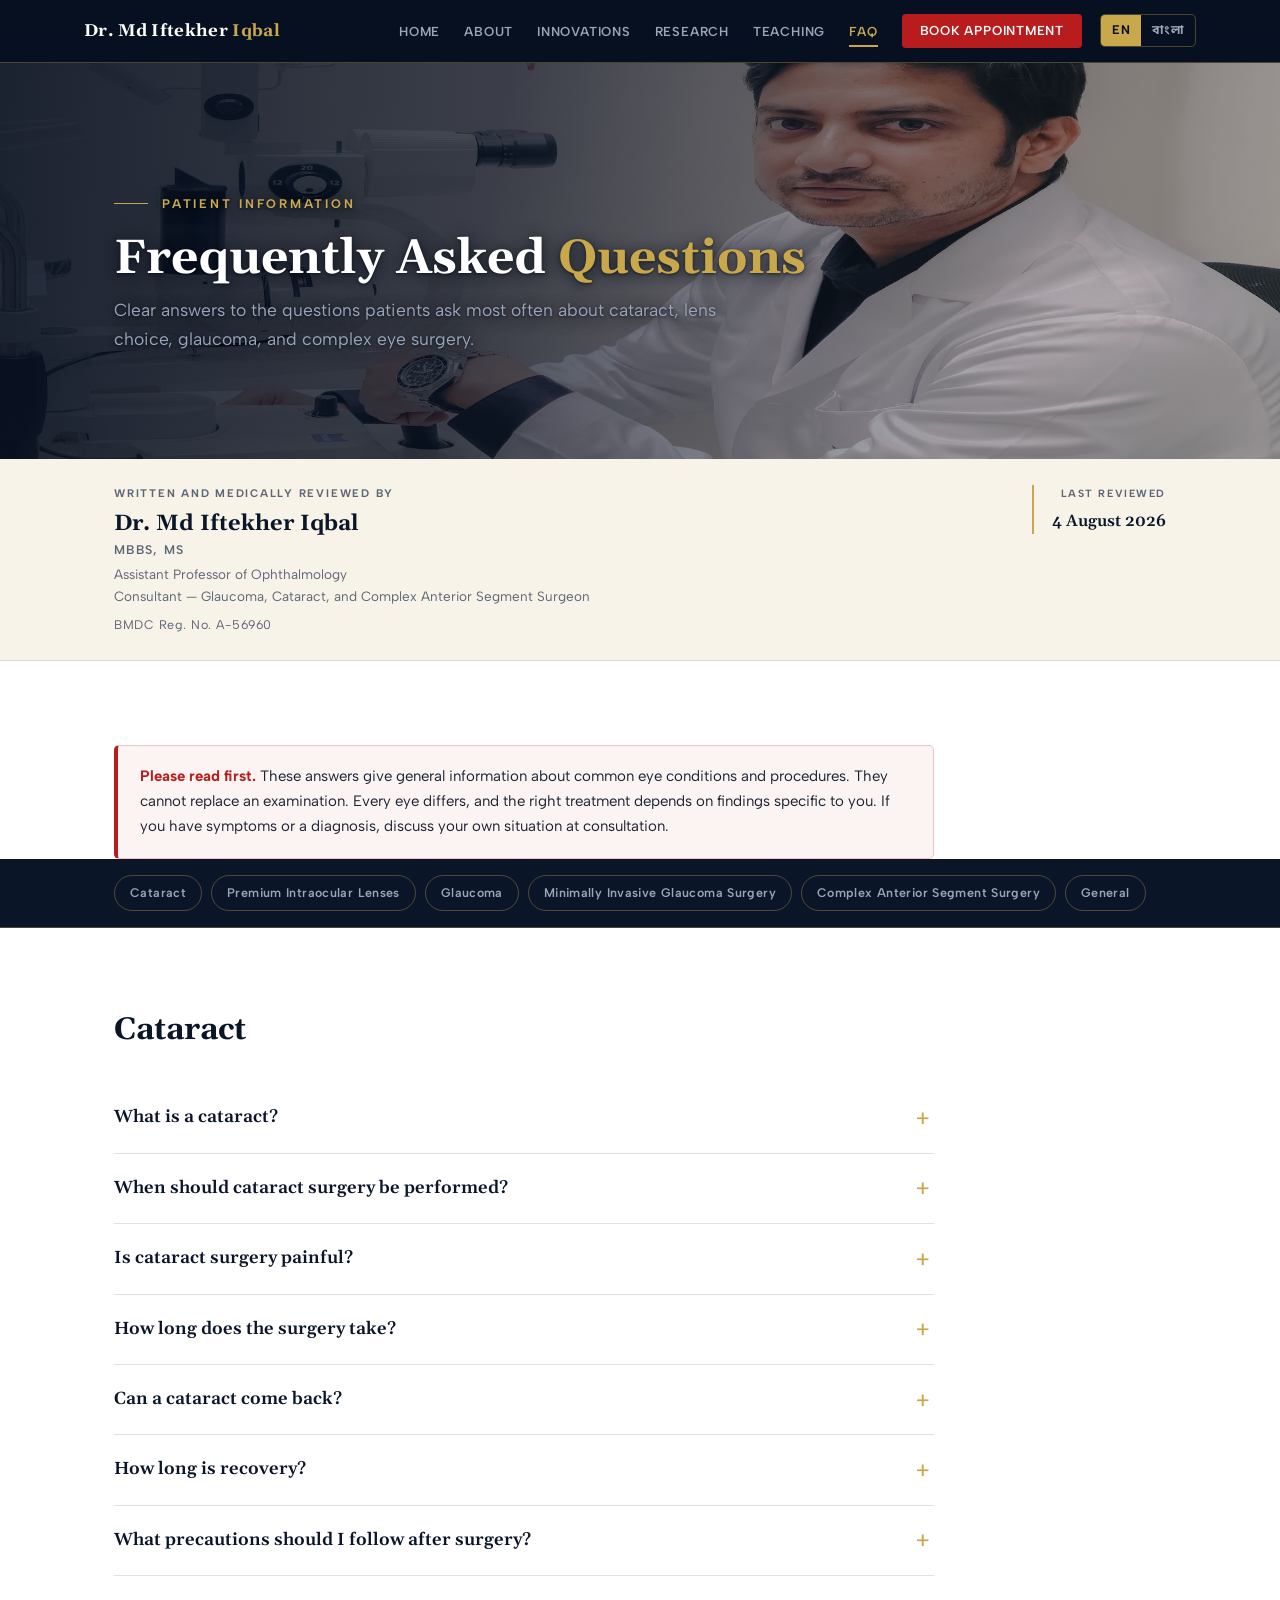
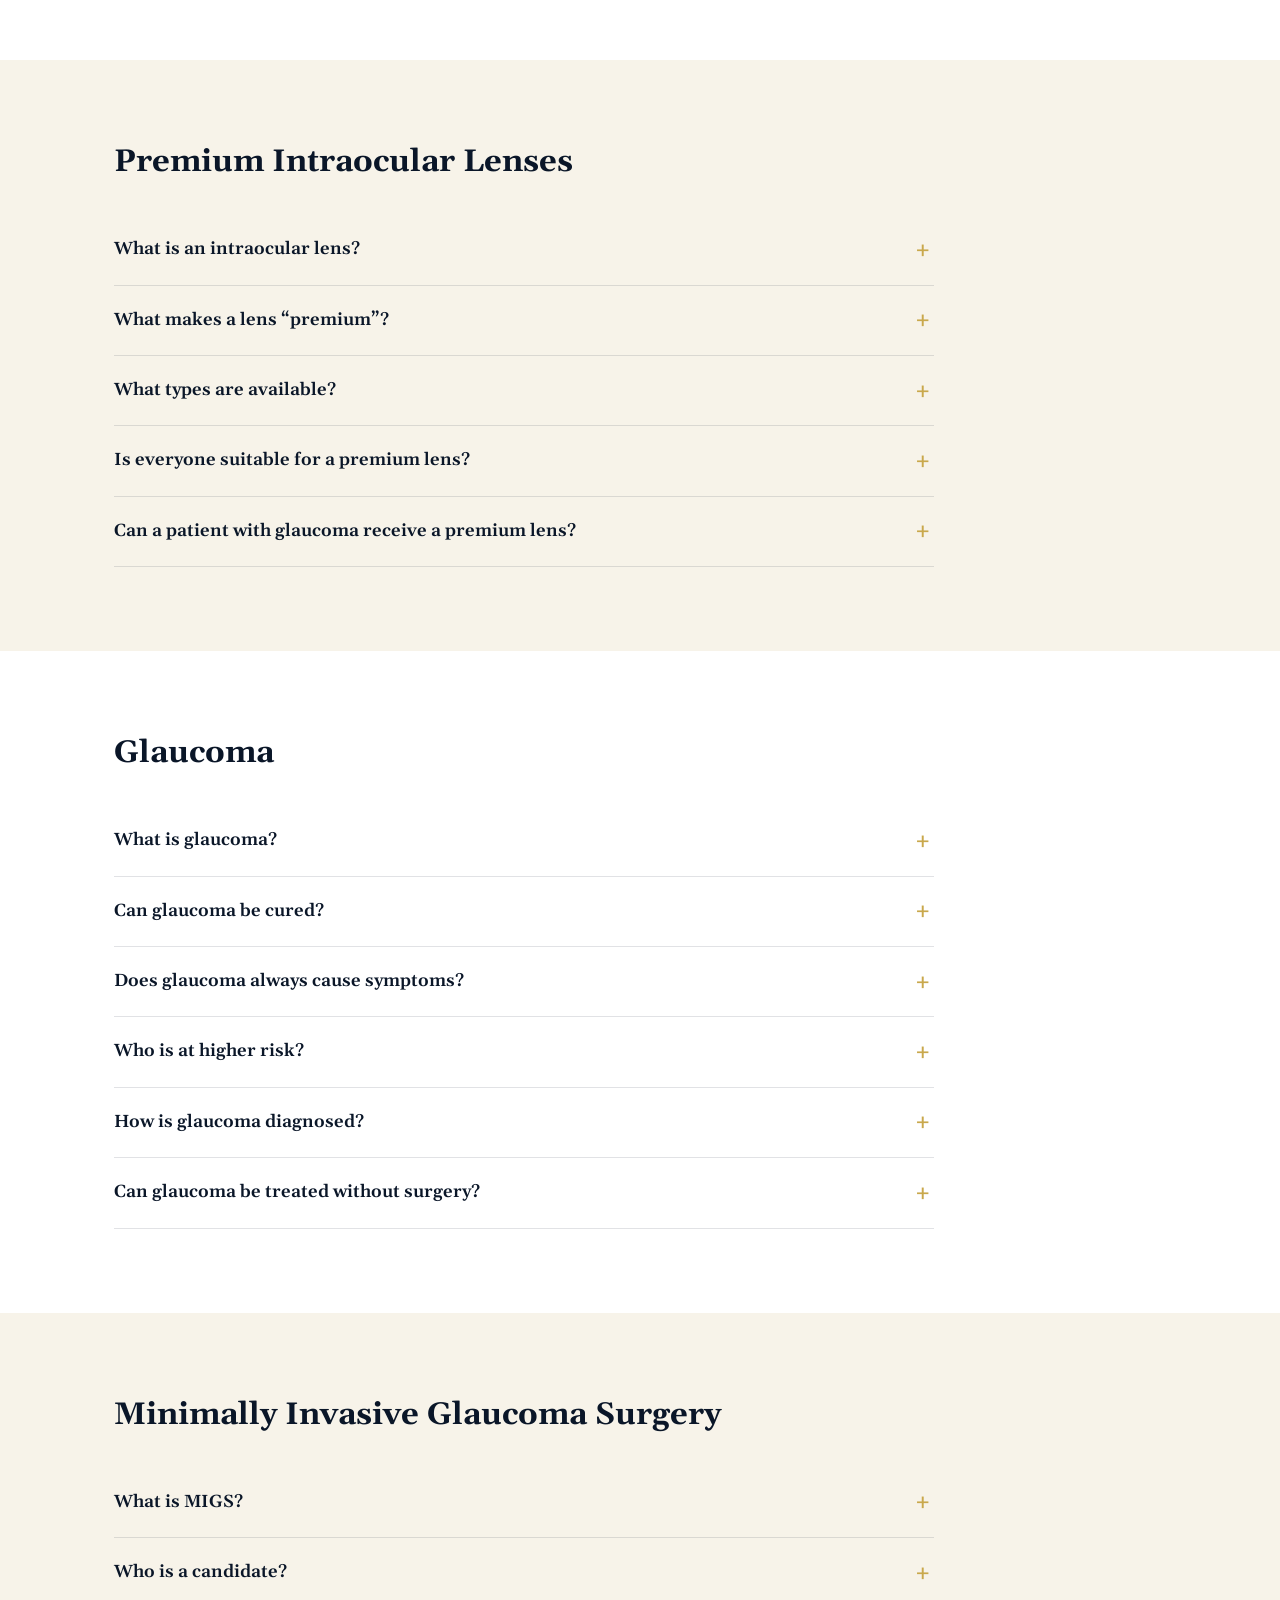
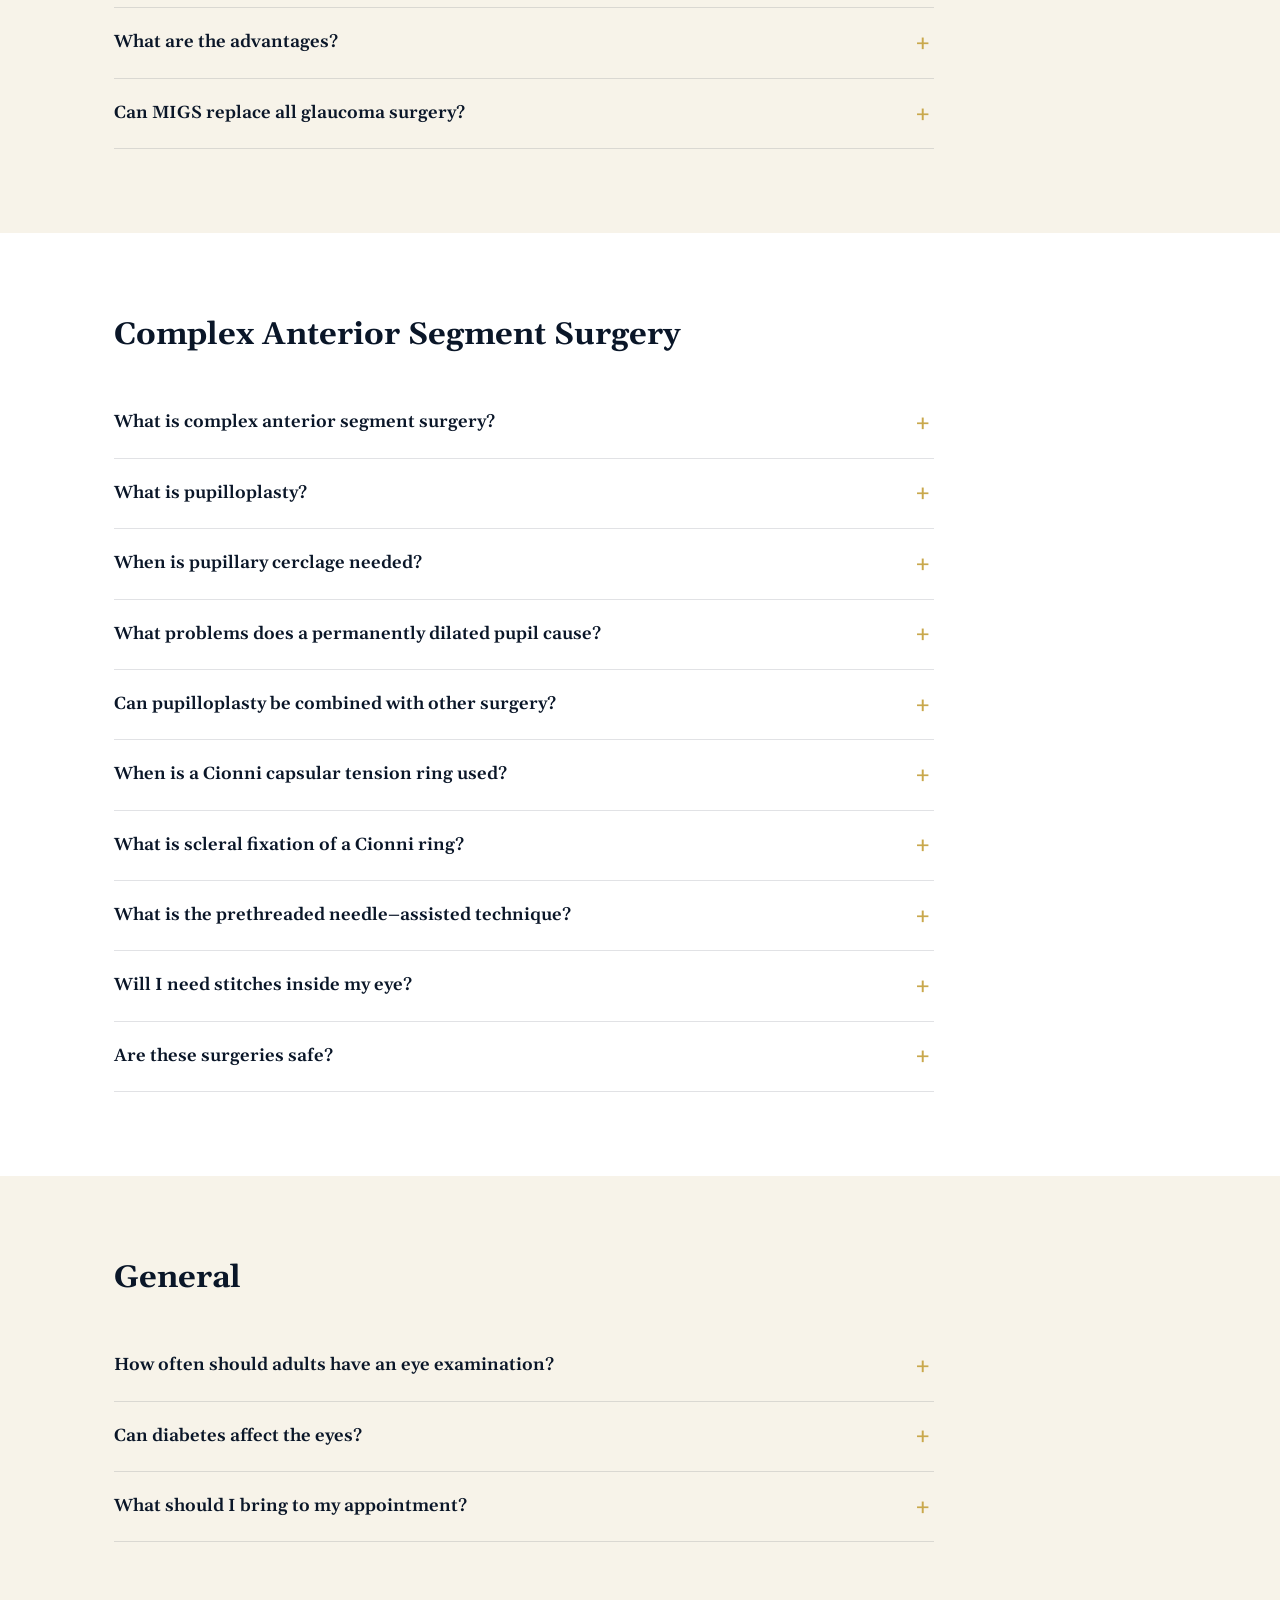
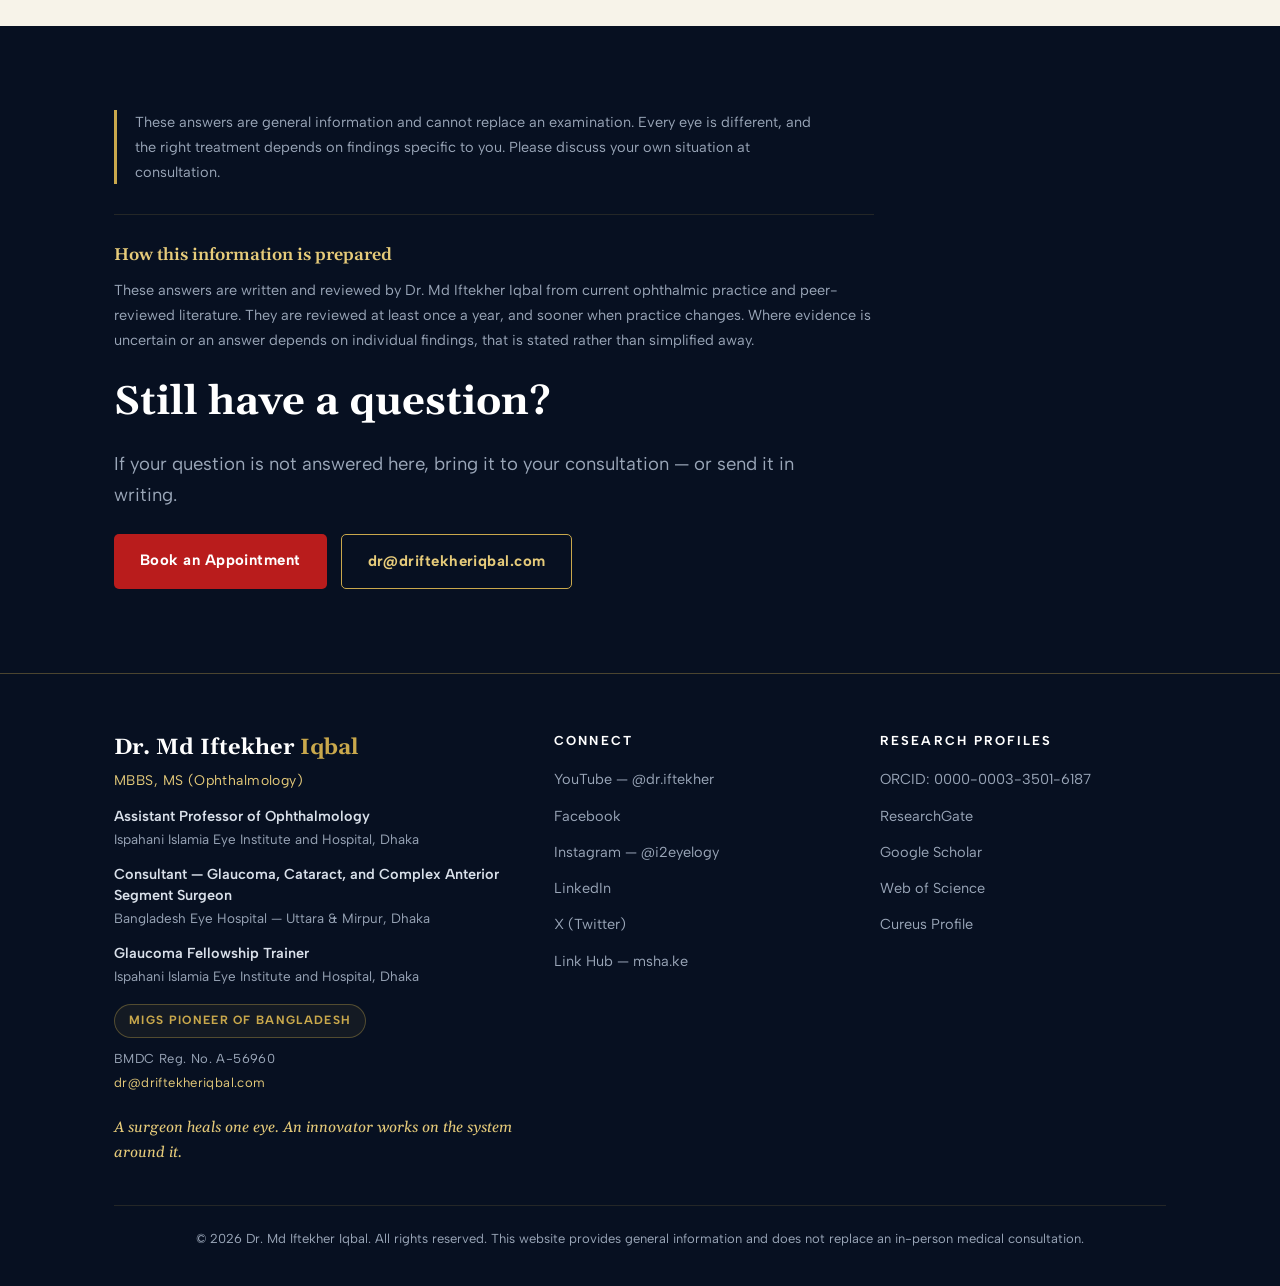
<file: faq.html>
<!DOCTYPE html>
<html lang="en">
<head>
<meta charset="UTF-8">
<meta name="viewport" content="width=device-width, initial-scale=1.0">
<!-- ============================================================
     OFFICIAL WEBSITE — DR. MD IFTEKHER IQBAL, MBBS, MS
     HOW TO EDIT: look for comments marked  EDIT HERE  below.
     Change only the text between tags; never delete the tags.
     Brand colours live in css/style.css (:root section).

     BILINGUAL STRUCTURE
       page.html      = English
       page-bn.html   = Bangla (বাংলা)
     The two are independent files. When you change a fact in one
     (a phone number, a new award), change it in BOTH so the
     versions stay consistent.
     ============================================================ -->
<title>Frequently Asked Questions | Dr. Md Iftekher Iqbal</title>
<meta name="description" content="Answers to common questions about cataract surgery, premium intraocular lenses, glaucoma, MIGS, and complex anterior segment surgery.">
<link rel="canonical" href="https://driftekheriqbal.com/faq.html">
<meta property="og:url" content="https://driftekheriqbal.com/faq.html">
<meta property="og:image" content="https://driftekheriqbal.com/photo.jpg">
<meta property="og:image:alt" content="Dr. Md Iftekher Iqbal">
<meta property="og:site_name" content="Dr. Md Iftekher Iqbal">
<meta property="og:locale" content="en_US">
<meta property="og:locale:alternate" content="bn_BD">
<meta name="twitter:card" content="summary_large_image">
<meta name="twitter:title" content="Dr. Md Iftekher Iqbal">
<meta name="twitter:image" content="https://driftekheriqbal.com/photo.jpg">
<meta name="theme-color" content="#0A1628">
<meta name="robots" content="index, follow, max-image-preview:large">
<link rel="icon" href="favicon.svg" type="image/svg+xml">
<link rel="apple-touch-icon" href="photo.jpg">
<meta name="author" content="Dr. Md Iftekher Iqbal">
<meta property="og:title" content="Appointments | Dr. Md Iftekher Iqbal — Bangladesh Eye Hospital, Uttara & Mirpur">
<meta property="og:description" content="Answers to common questions about cataract surgery, premium intraocular lenses, glaucoma, MIGS, and complex anterior segment surgery.">
<meta property="og:type" content="profile">
<link rel="alternate" hreflang="en" href="https://driftekheriqbal.com/faq.html">
<link rel="alternate" hreflang="bn" href="https://driftekheriqbal.com/faq-bn.html">
<link rel="alternate" hreflang="x-default" href="https://driftekheriqbal.com/faq.html">
<link rel="preconnect" href="https://fonts.googleapis.com">
<link rel="preconnect" href="https://fonts.gstatic.com" crossorigin>
<link href="https://fonts.googleapis.com/css2?family=Gelasio:ital,wght@0,400;0,600;0,700;1,400;1,600&family=Albert+Sans:wght@400;500;600;700&family=Noto+Sans+Bengali:wght@400;500;600;700&display=swap" rel="stylesheet">
<script type="application/ld+json">
{
  "@context": "https://schema.org",
  "@type": "MedicalWebPage",
  "name": "Frequently Asked Questions — Cataract, Glaucoma and Complex Eye Surgery",
  "url": "https://driftekheriqbal.com/faq.html",
  "inLanguage": "en",
  "lastReviewed": "2026-08-04",
  "audience": {
    "@type": "Patient"
  },
  "author": {
    "@id": "https://driftekheriqbal.com/#physician"
  },
  "reviewedBy": {
    "@type": "Physician",
    "@id": "https://driftekheriqbal.com/#physician",
    "name": "Dr. Md Iftekher Iqbal",
    "honorificSuffix": "MBBS, MS",
    "medicalSpecialty": "Ophthalmologic",
    "identifier": {
      "@type": "PropertyValue",
      "name": "BMDC Registration Number",
      "value": "A-56960"
    }
  },
  "about": [
    {
      "@type": "MedicalCondition",
      "name": "Glaucoma"
    },
    {
      "@type": "MedicalCondition",
      "name": "Cataract"
    },
    {
      "@type": "MedicalCondition",
      "name": "Congenital Glaucoma"
    },
    {
      "@type": "MedicalCondition",
      "name": "Ectopia Lentis"
    },
    {
      "@type": "MedicalCondition",
      "name": "Traumatic Mydriasis"
    }
  ],
  "mentions": [
    {
      "@type": "MedicalProcedure",
      "name": "Minimally Invasive Glaucoma Surgery"
    },
    {
      "@type": "MedicalProcedure",
      "name": "Phacoemulsification Cataract Surgery"
    },
    {
      "@type": "MedicalProcedure",
      "name": "Trabeculectomy"
    },
    {
      "@type": "MedicalProcedure",
      "name": "Scleral Fixation of Capsular Tension Ring"
    },
    {
      "@type": "MedicalProcedure",
      "name": "Pupilloplasty"
    },
    {
      "@type": "MedicalProcedure",
      "name": "Pupillary Cerclage"
    }
  ],
  "isPartOf": {
    "@type": "WebSite",
    "url": "https://driftekheriqbal.com/"
  }
}
</script>
<link rel="stylesheet" href="css/style.css">
<script type="application/ld+json">
{
  "@context": "https://schema.org",
  "@type": "FAQPage",
  "mainEntity": [
    {
      "@type": "Question",
      "name": "What is a cataract?",
      "acceptedAnswer": {
        "@type": "Answer",
        "text": "A cataract is the natural clouding of the eye's lens, causing blurred vision, glare, faded colours, and difficulty seeing at night. It commonly develops with ageing, but may also follow trauma, diabetes, steroid use, or other eye disease."
      }
    },
    {
      "@type": "Question",
      "name": "When should cataract surgery be performed?",
      "acceptedAnswer": {
        "@type": "Answer",
        "text": "Surgery is advised when the cataract begins to interfere with daily activities such as reading, driving, working, or recognising faces. There is no need to wait until the cataract becomes “mature”."
      }
    },
    {
      "@type": "Question",
      "name": "Is cataract surgery painful?",
      "acceptedAnswer": {
        "@type": "Answer",
        "text": "No. Modern cataract surgery is usually performed under topical (eye drop) or local anaesthesia, and most patients experience little or no pain."
      }
    },
    {
      "@type": "Question",
      "name": "How long does the surgery take?",
      "acceptedAnswer": {
        "@type": "Answer",
        "text": "Most uncomplicated surgeries take around 10–20 minutes, though preparation and recovery require additional time."
      }
    },
    {
      "@type": "Question",
      "name": "Can a cataract come back?",
      "acceptedAnswer": {
        "@type": "Answer",
        "text": "No. The cataract itself does not return. Some patients develop clouding of the capsule behind the implanted lens, called posterior capsule opacification, which is treated quickly with a YAG laser."
      }
    },
    {
      "@type": "Question",
      "name": "How long is recovery?",
      "acceptedAnswer": {
        "@type": "Answer",
        "text": "Many patients notice improved vision within a few days, but complete healing usually takes four to six weeks."
      }
    },
    {
      "@type": "Question",
      "name": "What precautions should I follow after surgery?",
      "acceptedAnswer": {
        "@type": "Answer",
        "text": "Use the prescribed drops regularly, avoid rubbing the eye, keep water and dust away for several days, avoid heavy lifting during early recovery, and attend every scheduled follow-up."
      }
    },
    {
      "@type": "Question",
      "name": "What is an intraocular lens?",
      "acceptedAnswer": {
        "@type": "Answer",
        "text": "An intraocular lens is an artificial lens implanted during cataract surgery to replace the clouded natural lens."
      }
    },
    {
      "@type": "Question",
      "name": "What makes a lens “premium”?",
      "acceptedAnswer": {
        "@type": "Answer",
        "text": "Premium lenses offer visual benefits beyond a standard monofocal lens. Depending on the type, they may reduce dependence on spectacles for distance, intermediate or near vision, or correct astigmatism."
      }
    },
    {
      "@type": "Question",
      "name": "What types are available?",
      "acceptedAnswer": {
        "@type": "Answer",
        "text": "Monofocal, toric, extended depth of focus (EDOF), trifocal and multifocal. The right choice depends on your eye health, lifestyle and expectations."
      }
    },
    {
      "@type": "Question",
      "name": "Is everyone suitable for a premium lens?",
      "acceptedAnswer": {
        "@type": "Answer",
        "text": "No. Glaucoma, retinal disease, an irregular cornea, previous eye surgery or severe dry eye may make premium lenses less suitable."
      }
    },
    {
      "@type": "Question",
      "name": "Can a patient with glaucoma receive a premium lens?",
      "acceptedAnswer": {
        "@type": "Answer",
        "text": "Some can, but not everyone. The decision depends on the severity of glaucoma, visual field status, optic nerve health, and expected long-term vision."
      }
    },
    {
      "@type": "Question",
      "name": "What is glaucoma?",
      "acceptedAnswer": {
        "@type": "Answer",
        "text": "Glaucoma is a group of diseases that damage the optic nerve, often in association with raised eye pressure. Untreated, it can lead to permanent loss of vision."
      }
    },
    {
      "@type": "Question",
      "name": "Can glaucoma be cured?",
      "acceptedAnswer": {
        "@type": "Answer",
        "text": "No. Vision already lost to glaucoma cannot usually be restored. Early diagnosis and treatment can, however, preserve the vision that remains."
      }
    },
    {
      "@type": "Question",
      "name": "Does glaucoma always cause symptoms?",
      "acceptedAnswer": {
        "@type": "Answer",
        "text": "No. Early glaucoma often has no warning signs at all, which is precisely why regular eye examination matters."
      }
    },
    {
      "@type": "Question",
      "name": "Who is at higher risk?",
      "acceptedAnswer": {
        "@type": "Answer",
        "text": "Age over 40, a family history of glaucoma, diabetes, raised eye pressure, high myopia, long-term steroid use, and previous eye injury all increase risk."
      }
    },
    {
      "@type": "Question",
      "name": "How is glaucoma diagnosed?",
      "acceptedAnswer": {
        "@type": "Answer",
        "text": "Assessment may include eye pressure measurement, optic nerve examination, gonioscopy, optical coherence tomography (OCT), visual field testing, and corneal thickness measurement."
      }
    },
    {
      "@type": "Question",
      "name": "Can glaucoma be treated without surgery?",
      "acceptedAnswer": {
        "@type": "Answer",
        "text": "Yes. Treatment may involve eye drops, laser procedures, minimally invasive glaucoma surgery, or conventional glaucoma surgery, depending on the type and severity."
      }
    },
    {
      "@type": "Question",
      "name": "What is MIGS?",
      "acceptedAnswer": {
        "@type": "Answer",
        "text": "Minimally invasive glaucoma surgery refers to a group of tissue-sparing procedures designed to lower eye pressure with less surgical trauma than traditional glaucoma surgery."
      }
    },
    {
      "@type": "Question",
      "name": "Who is a candidate?",
      "acceptedAnswer": {
        "@type": "Answer",
        "text": "Patients with mild to moderate glaucoma, particularly those already undergoing cataract surgery, may benefit from MIGS."
      }
    },
    {
      "@type": "Question",
      "name": "What are the advantages?",
      "acceptedAnswer": {
        "@type": "Answer",
        "text": "Smaller incisions, faster recovery, a better safety profile, reduced dependence on glaucoma medication in selected patients, and preservation of conjunctival tissue should further surgery be needed later."
      }
    },
    {
      "@type": "Question",
      "name": "Can MIGS replace all glaucoma surgery?",
      "acceptedAnswer": {
        "@type": "Answer",
        "text": "No. Advanced glaucoma may still require trabeculectomy or a glaucoma drainage device."
      }
    },
    {
      "@type": "Question",
      "name": "What is complex anterior segment surgery?",
      "acceptedAnswer": {
        "@type": "Answer",
        "text": "These are procedures addressing difficult conditions of the cornea, iris, lens, capsule, zonules and anterior chamber, where routine cataract surgery is not sufficient."
      }
    },
    {
      "@type": "Question",
      "name": "What is pupilloplasty?",
      "acceptedAnswer": {
        "@type": "Answer",
        "text": "Pupilloplasty is the surgical repair of a pupil that has been damaged or permanently dilated, usually after injury or previous surgery. Fine sutures are used to bring the iris back towards a round, functional aperture."
      }
    },
    {
      "@type": "Question",
      "name": "When is pupillary cerclage needed?",
      "acceptedAnswer": {
        "@type": "Answer",
        "text": "Pupillary cerclage is used when the pupil is widely and permanently dilated — most often traumatic mydriasis, where the iris sphincter has been torn. A continuous suture is passed circumferentially through the iris and drawn up, reducing the pupil to a more natural size."
      }
    },
    {
      "@type": "Question",
      "name": "What problems does a permanently dilated pupil cause?",
      "acceptedAnswer": {
        "@type": "Answer",
        "text": "A pupil that cannot constrict allows too much light into the eye, causing persistent glare, light sensitivity, and difficulty focusing. Patients often describe being unable to tolerate sunlight or oncoming headlights. Repair addresses both the visual difficulty and the appearance of the eye."
      }
    },
    {
      "@type": "Question",
      "name": "Can pupilloplasty be combined with other surgery?",
      "acceptedAnswer": {
        "@type": "Answer",
        "text": "Yes. It is frequently performed alongside cataract surgery, intraocular lens implantation or scleral fixation, since these problems often occur together after significant trauma."
      }
    },
    {
      "@type": "Question",
      "name": "When is a Cionni capsular tension ring used?",
      "acceptedAnswer": {
        "@type": "Answer",
        "text": "A Cionni ring is used when the lens capsule lacks adequate support because the zonules are weak or damaged — as in trauma, pseudoexfoliation syndrome, Marfan syndrome, ectopia lentis, or after previous eye surgery."
      }
    },
    {
      "@type": "Question",
      "name": "What is scleral fixation of a Cionni ring?",
      "acceptedAnswer": {
        "@type": "Answer",
        "text": "The ring is anchored to the white of the eye, the sclera, using sutures, giving long-term support to the lens capsule and the intraocular lens."
      }
    },
    {
      "@type": "Question",
      "name": "What is the prethreaded needle–assisted technique?",
      "acceptedAnswer": {
        "@type": "Answer",
        "text": "This is an advanced technique developed to simplify scleral fixation of a Cionni ring. Prethreading the suture into the needle before surgery may improve surgical control, reduce manipulation, and support safer implantation in selected complex cases."
      }
    },
    {
      "@type": "Question",
      "name": "Will I need stitches inside my eye?",
      "acceptedAnswer": {
        "@type": "Answer",
        "text": "Many complex procedures involve extremely fine sutures that remain permanently in place. They are usually neither visible nor felt."
      }
    },
    {
      "@type": "Question",
      "name": "Are these surgeries safe?",
      "acceptedAnswer": {
        "@type": "Answer",
        "text": "Every surgery carries risk. With careful patient selection, modern technique and experienced surgical care, good outcomes can often be achieved even in complex eyes."
      }
    },
    {
      "@type": "Question",
      "name": "How often should adults have an eye examination?",
      "acceptedAnswer": {
        "@type": "Answer",
        "text": "Most adults should have a comprehensive eye examination every one to two years. Those with diabetes, glaucoma or other eye disease usually require more frequent review."
      }
    },
    {
      "@type": "Question",
      "name": "Can diabetes affect the eyes?",
      "acceptedAnswer": {
        "@type": "Answer",
        "text": "Yes. Diabetes can cause diabetic retinopathy, cataract, glaucoma and other sight-threatening conditions."
      }
    },
    {
      "@type": "Question",
      "name": "What should I bring to my appointment?",
      "acceptedAnswer": {
        "@type": "Answer",
        "text": "Previous prescriptions, previous eye reports, your current medications, your existing spectacles, and records of any previous surgery."
      }
    }
  ]
}
</script>
</head>
<body>
<a class="skip-link" href="#main">Skip to content</a>
<nav class="nav" aria-label="Main navigation">
  <div class="nav-inner">
    <a class="nav-name" href="index.html">Dr. Md Iftekher <span>Iqbal</span></a>
    <ul class="nav-links" id="navlinks">
        <li><a href="index.html">Home</a></li>
        <li><a href="about.html">About</a></li>
        <li><a href="innovations.html">Innovations</a></li>
        <li><a href="research.html">Research</a></li>
        <li><a href="teaching.html">Teaching</a></li>
      <li><a href="faq.html" class="active">FAQ</a></li>
      <li><a href="appointments.html" class="nav-cta">Book Appointment</a></li>
    </ul>
    <div class="nav-actions">
      <!-- LANGUAGE TOGGLE — links this page to its twin in the other language -->
      <div class="lang-switch" role="group" aria-label="Language">
        <a href="faq.html" class="active" lang="en">EN</a>
        <a href="faq-bn.html" lang="bn">বাংলা</a>
      </div>
      <button class="nav-toggle" aria-label="Open menu" onclick="document.getElementById('navlinks').classList.toggle('open')">&#9776;</button>
    </div>
  </div>
</nav>
<header id="main" class="hero hero--page hero--appointments">
  <div class="wrap">
    <p class="eyebrow">Patient Information</p>
    <h1>Frequently Asked <em>Questions</em></h1>
    <p class="hero-sub">Clear answers to the questions patients ask most often about cataract, lens choice, glaucoma, and complex eye surgery.</p>
  </div>
</header>

<!-- EDIT HERE: FAQ CONTENT
     To add a question, copy one <details> block inside the
     relevant category and change the text.
     Mirror every change in the other language file. -->

<!-- MEDICAL REVIEW BYLINE
     Health content is judged on who wrote it and when it was last
     checked. UPDATE THE DATE whenever you revise these answers —
     in this block AND in the "lastReviewed" field of the schema
     at the top of this file. -->
<section class="review-band">
  <div class="wrap review-inner">
    <div class="review-meta">
      <p class="review-label">Written and medically reviewed by</p>
      <p class="review-name">Dr.&nbsp;Md&nbsp;Iftekher&nbsp;Iqbal<span class="review-suffix">MBBS, MS</span></p>
      <p class="review-cred">Assistant Professor of Ophthalmology</p>
      <p class="review-cred">Consultant &mdash; Glaucoma, Cataract, and Complex Anterior Segment Surgeon</p>
      <p class="review-reg">BMDC Reg.&nbsp;No.&nbsp;A-56960</p>
    </div>
    <div class="review-date">
      <span class="review-date-label">Last reviewed</span>
      <time datetime="2026-08-04">4 August 2026</time>
    </div>
  </div>
</section>

<section class="section section--white" style="padding-bottom:0">
  <div class="wrap">
    <p class="faq-notice"><strong>Please read first.</strong> These answers give general information about common eye conditions and procedures. They cannot replace an examination. Every eye differs, and the right treatment depends on findings specific to you. If you have symptoms or a diagnosis, discuss your own situation at consultation.</p>
  </div>
</section>

<div class="faq-jump-bar">
  <div class="wrap"><a class="jump" href="#cataract">Cataract</a> <a class="jump" href="#iol">Premium Intraocular Lenses</a> <a class="jump" href="#glaucoma">Glaucoma</a> <a class="jump" href="#migs">Minimally Invasive Glaucoma Surgery</a> <a class="jump" href="#complex">Complex Anterior Segment Surgery</a> <a class="jump" href="#general">General</a></div>
</div>

<section class="section section--white" id="cataract">
  <div class="wrap">
    <h2 class="faq-cat">Cataract</h2>
    <div class="faq">
      <details>
        <summary>What is a cataract?</summary>
        <p>A cataract is the natural clouding of the eye's lens, causing blurred vision, glare, faded colours, and difficulty seeing at night. It commonly develops with ageing, but may also follow trauma, diabetes, steroid use, or other eye disease.</p>
      </details>
      <details>
        <summary>When should cataract surgery be performed?</summary>
        <p>Surgery is advised when the cataract begins to interfere with daily activities such as reading, driving, working, or recognising faces. There is no need to wait until the cataract becomes “mature”.</p>
      </details>
      <details>
        <summary>Is cataract surgery painful?</summary>
        <p>No. Modern cataract surgery is usually performed under topical (eye drop) or local anaesthesia, and most patients experience little or no pain.</p>
      </details>
      <details>
        <summary>How long does the surgery take?</summary>
        <p>Most uncomplicated surgeries take around 10–20 minutes, though preparation and recovery require additional time.</p>
      </details>
      <details>
        <summary>Can a cataract come back?</summary>
        <p>No. The cataract itself does not return. Some patients develop clouding of the capsule behind the implanted lens, called posterior capsule opacification, which is treated quickly with a YAG laser.</p>
      </details>
      <details>
        <summary>How long is recovery?</summary>
        <p>Many patients notice improved vision within a few days, but complete healing usually takes four to six weeks.</p>
      </details>
      <details>
        <summary>What precautions should I follow after surgery?</summary>
        <p>Use the prescribed drops regularly, avoid rubbing the eye, keep water and dust away for several days, avoid heavy lifting during early recovery, and attend every scheduled follow-up.</p>
      </details>
    </div>
  </div>
</section>

<section class="section section--cream" id="iol">
  <div class="wrap">
    <h2 class="faq-cat">Premium Intraocular Lenses</h2>
    <div class="faq">
      <details>
        <summary>What is an intraocular lens?</summary>
        <p>An intraocular lens is an artificial lens implanted during cataract surgery to replace the clouded natural lens.</p>
      </details>
      <details>
        <summary>What makes a lens “premium”?</summary>
        <p>Premium lenses offer visual benefits beyond a standard monofocal lens. Depending on the type, they may reduce dependence on spectacles for distance, intermediate or near vision, or correct astigmatism.</p>
      </details>
      <details>
        <summary>What types are available?</summary>
        <p>Monofocal, toric, extended depth of focus (EDOF), trifocal and multifocal. The right choice depends on your eye health, lifestyle and expectations.</p>
      </details>
      <details>
        <summary>Is everyone suitable for a premium lens?</summary>
        <p>No. Glaucoma, retinal disease, an irregular cornea, previous eye surgery or severe dry eye may make premium lenses less suitable.</p>
      </details>
      <details>
        <summary>Can a patient with glaucoma receive a premium lens?</summary>
        <p>Some can, but not everyone. The decision depends on the severity of glaucoma, visual field status, optic nerve health, and expected long-term vision.</p>
      </details>
    </div>
  </div>
</section>

<section class="section section--white" id="glaucoma">
  <div class="wrap">
    <h2 class="faq-cat">Glaucoma</h2>
    <div class="faq">
      <details>
        <summary>What is glaucoma?</summary>
        <p>Glaucoma is a group of diseases that damage the optic nerve, often in association with raised eye pressure. Untreated, it can lead to permanent loss of vision.</p>
      </details>
      <details>
        <summary>Can glaucoma be cured?</summary>
        <p>No. Vision already lost to glaucoma cannot usually be restored. Early diagnosis and treatment can, however, preserve the vision that remains.</p>
      </details>
      <details>
        <summary>Does glaucoma always cause symptoms?</summary>
        <p>No. Early glaucoma often has no warning signs at all, which is precisely why regular eye examination matters.</p>
      </details>
      <details>
        <summary>Who is at higher risk?</summary>
        <p>Age over 40, a family history of glaucoma, diabetes, raised eye pressure, high myopia, long-term steroid use, and previous eye injury all increase risk.</p>
      </details>
      <details>
        <summary>How is glaucoma diagnosed?</summary>
        <p>Assessment may include eye pressure measurement, optic nerve examination, gonioscopy, optical coherence tomography (OCT), visual field testing, and corneal thickness measurement.</p>
      </details>
      <details>
        <summary>Can glaucoma be treated without surgery?</summary>
        <p>Yes. Treatment may involve eye drops, laser procedures, minimally invasive glaucoma surgery, or conventional glaucoma surgery, depending on the type and severity.</p>
      </details>
    </div>
  </div>
</section>

<section class="section section--cream" id="migs">
  <div class="wrap">
    <h2 class="faq-cat">Minimally Invasive Glaucoma Surgery</h2>
    <div class="faq">
      <details>
        <summary>What is MIGS?</summary>
        <p>Minimally invasive glaucoma surgery refers to a group of tissue-sparing procedures designed to lower eye pressure with less surgical trauma than traditional glaucoma surgery.</p>
      </details>
      <details>
        <summary>Who is a candidate?</summary>
        <p>Patients with mild to moderate glaucoma, particularly those already undergoing cataract surgery, may benefit from MIGS.</p>
      </details>
      <details>
        <summary>What are the advantages?</summary>
        <p>Smaller incisions, faster recovery, a better safety profile, reduced dependence on glaucoma medication in selected patients, and preservation of conjunctival tissue should further surgery be needed later.</p>
      </details>
      <details>
        <summary>Can MIGS replace all glaucoma surgery?</summary>
        <p>No. Advanced glaucoma may still require trabeculectomy or a glaucoma drainage device.</p>
      </details>
    </div>
  </div>
</section>

<section class="section section--white" id="complex">
  <div class="wrap">
    <h2 class="faq-cat">Complex Anterior Segment Surgery</h2>
    <div class="faq">
      <details>
        <summary>What is complex anterior segment surgery?</summary>
        <p>These are procedures addressing difficult conditions of the cornea, iris, lens, capsule, zonules and anterior chamber, where routine cataract surgery is not sufficient.</p>
      </details>
            <details>
        <summary>What is pupilloplasty?</summary>
        <p>Pupilloplasty is the surgical repair of a pupil that has been damaged or permanently dilated, usually after injury or previous surgery. Fine sutures are used to bring the iris back towards a round, functional aperture.</p>
      </details>
      <details>
        <summary>When is pupillary cerclage needed?</summary>
        <p>Pupillary cerclage is used when the pupil is widely and permanently dilated — most often traumatic mydriasis, where the iris sphincter has been torn. A continuous suture is passed circumferentially through the iris and drawn up, reducing the pupil to a more natural size.</p>
      </details>
      <details>
        <summary>What problems does a permanently dilated pupil cause?</summary>
        <p>A pupil that cannot constrict allows too much light into the eye, causing persistent glare, light sensitivity, and difficulty focusing. Patients often describe being unable to tolerate sunlight or oncoming headlights. Repair addresses both the visual difficulty and the appearance of the eye.</p>
      </details>
      <details>
        <summary>Can pupilloplasty be combined with other surgery?</summary>
        <p>Yes. It is frequently performed alongside cataract surgery, intraocular lens implantation or scleral fixation, since these problems often occur together after significant trauma.</p>
      </details>
<details>
        <summary>When is a Cionni capsular tension ring used?</summary>
        <p>A Cionni ring is used when the lens capsule lacks adequate support because the zonules are weak or damaged — as in trauma, pseudoexfoliation syndrome, Marfan syndrome, ectopia lentis, or after previous eye surgery.</p>
      </details>
      <details>
        <summary>What is scleral fixation of a Cionni ring?</summary>
        <p>The ring is anchored to the white of the eye, the sclera, using sutures, giving long-term support to the lens capsule and the intraocular lens.</p>
      </details>
      <details>
        <summary>What is the prethreaded needle–assisted technique?</summary>
        <p>This is an advanced technique developed to simplify scleral fixation of a Cionni ring. Prethreading the suture into the needle before surgery may improve surgical control, reduce manipulation, and support safer implantation in selected complex cases.</p>
      </details>
      <details>
        <summary>Will I need stitches inside my eye?</summary>
        <p>Many complex procedures involve extremely fine sutures that remain permanently in place. They are usually neither visible nor felt.</p>
      </details>
      <details>
        <summary>Are these surgeries safe?</summary>
        <p>Every surgery carries risk. With careful patient selection, modern technique and experienced surgical care, good outcomes can often be achieved even in complex eyes.</p>
      </details>
    </div>
  </div>
</section>

<section class="section section--cream" id="general">
  <div class="wrap">
    <h2 class="faq-cat">General</h2>
    <div class="faq">
      <details>
        <summary>How often should adults have an eye examination?</summary>
        <p>Most adults should have a comprehensive eye examination every one to two years. Those with diabetes, glaucoma or other eye disease usually require more frequent review.</p>
      </details>
      <details>
        <summary>Can diabetes affect the eyes?</summary>
        <p>Yes. Diabetes can cause diabetic retinopathy, cataract, glaucoma and other sight-threatening conditions.</p>
      </details>
      <details>
        <summary>What should I bring to my appointment?</summary>
        <p>Previous prescriptions, previous eye reports, your current medications, your existing spectacles, and records of any previous surgery.</p>
      </details>
    </div>
  </div>
</section>

<section class="section section--deep">
  <div class="wrap">
    <p class="faq-disclaimer">These answers are general information and cannot replace an examination. Every eye is different, and the right treatment depends on findings specific to you. Please discuss your own situation at consultation.</p>
    <div class="editorial">
      <h3>How this information is prepared</h3>
      <p>These answers are written and reviewed by Dr. Md Iftekher Iqbal from current ophthalmic practice and peer-reviewed literature. They are reviewed at least once a year, and sooner when practice changes. Where evidence is uncertain or an answer depends on individual findings, that is stated rather than simplified away.</p>
    </div>
    <h2 style="margin-top:26px">Still have a question?</h2>
    <p class="lede">If your question is not answered here, bring it to your consultation — or send it in writing.</p>
    <div class="cta-row" style="margin-top:24px">
      <a class="btn btn--red" href="appointments.html">Book an Appointment</a>
      <a class="btn btn--ghost" href="mailto:dr@driftekheriqbal.com">dr@driftekheriqbal.com</a>
    </div>
  </div>
</section>
<!-- ================= FOOTER ================= -->
<footer>
  <div class="wrap">
    <div class="foot-grid">
      <div>
        <p class="foot-name">Dr. Md Iftekher <span>Iqbal</span></p>
        <p class="foot-degree">MBBS, MS (Ophthalmology)</p>
        <p class="foot-role">Assistant Professor of Ophthalmology</p>
        <p class="foot-org">Ispahani Islamia Eye Institute and Hospital, Dhaka</p>
        <p class="foot-role">Consultant — Glaucoma, Cataract, and Complex Anterior Segment Surgeon</p>
        <p class="foot-org">Bangladesh Eye Hospital — Uttara &amp; Mirpur, Dhaka</p>
        <p class="foot-role">Glaucoma Fellowship Trainer</p>
        <p class="foot-org">Ispahani Islamia Eye Institute and Hospital, Dhaka</p>
        <p class="foot-pioneer">MIGS Pioneer of Bangladesh</p>
        <p class="foot-bmdc">BMDC Reg. No. A-56960</p>
        <p class="foot-bmdc"><a href="mailto:dr@driftekheriqbal.com">dr@driftekheriqbal.com</a></p>
        <p class="foot-line">A surgeon heals one eye. An innovator works on the system around it.</p>
      </div>
      <div>
        <h4>Connect</h4>
        <ul>
          <li><a href="https://www.youtube.com/@dr.iftekher" target="_blank" rel="noopener">YouTube — @dr.iftekher</a></li>
          <li><a href="https://www.facebook.com/dr.iftekher.oph" target="_blank" rel="noopener">Facebook</a></li>
          <li><a href="https://instagram.com/i2eyelogy" target="_blank" rel="noopener">Instagram — @i2eyelogy</a></li>
          <li><a href="https://www.linkedin.com/in/iftekher-iqbal" target="_blank" rel="noopener">LinkedIn</a></li>
          <li><a href="https://x.com/iftekher_iqbal" target="_blank" rel="noopener">X (Twitter)</a></li>
          <li><a href="https://msha.ke/dr.iftekher" target="_blank" rel="noopener">Link Hub — msha.ke</a></li>
        </ul>
      </div>
      <div>
        <h4>Research Profiles</h4>
        <ul>
          <li><a href="https://orcid.org/0000-0003-3501-6187" target="_blank" rel="noopener">ORCID: 0000-0003-3501-6187</a></li>
          <li><a href="https://www.researchgate.net/profile/Md-Iftekher-Iqbal" target="_blank" rel="noopener">ResearchGate</a></li>
          <li><a href="https://scholar.google.com/citations?user=cHionpIAAAAJ" target="_blank" rel="noopener">Google Scholar</a></li>
          <li><a href="https://www.webofscience.com/wos/author/record/AAH-5555-2019" target="_blank" rel="noopener">Web of Science</a></li>
          <li><a href="https://www.cureus.com/users/389675-md-iftekher-iqbal" target="_blank" rel="noopener">Cureus Profile</a></li>
        </ul>
      </div>
    </div>
    <p class="copyright">&copy; 2026 Dr. Md Iftekher Iqbal. All rights reserved. This website provides general information and does not replace an in-person medical consultation.</p>
  </div>
</footer>

</body>
</html>
</file>
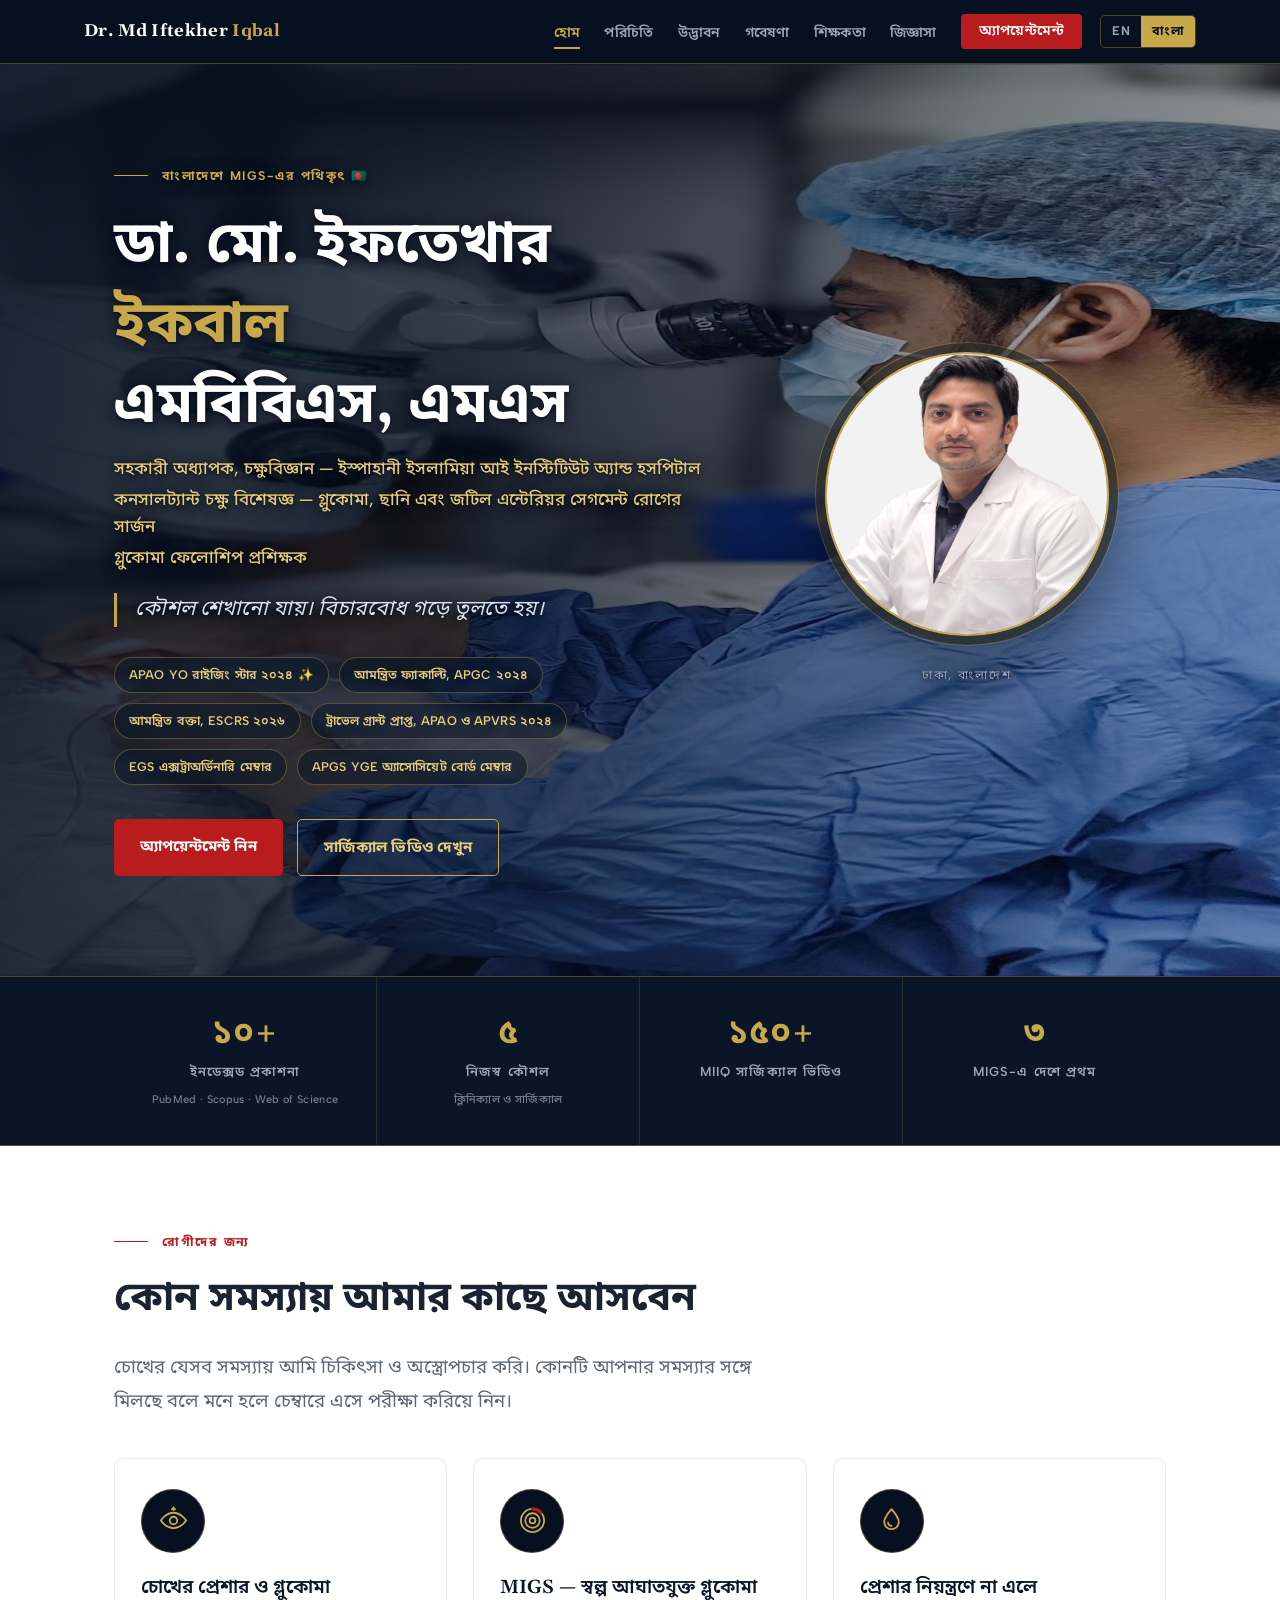
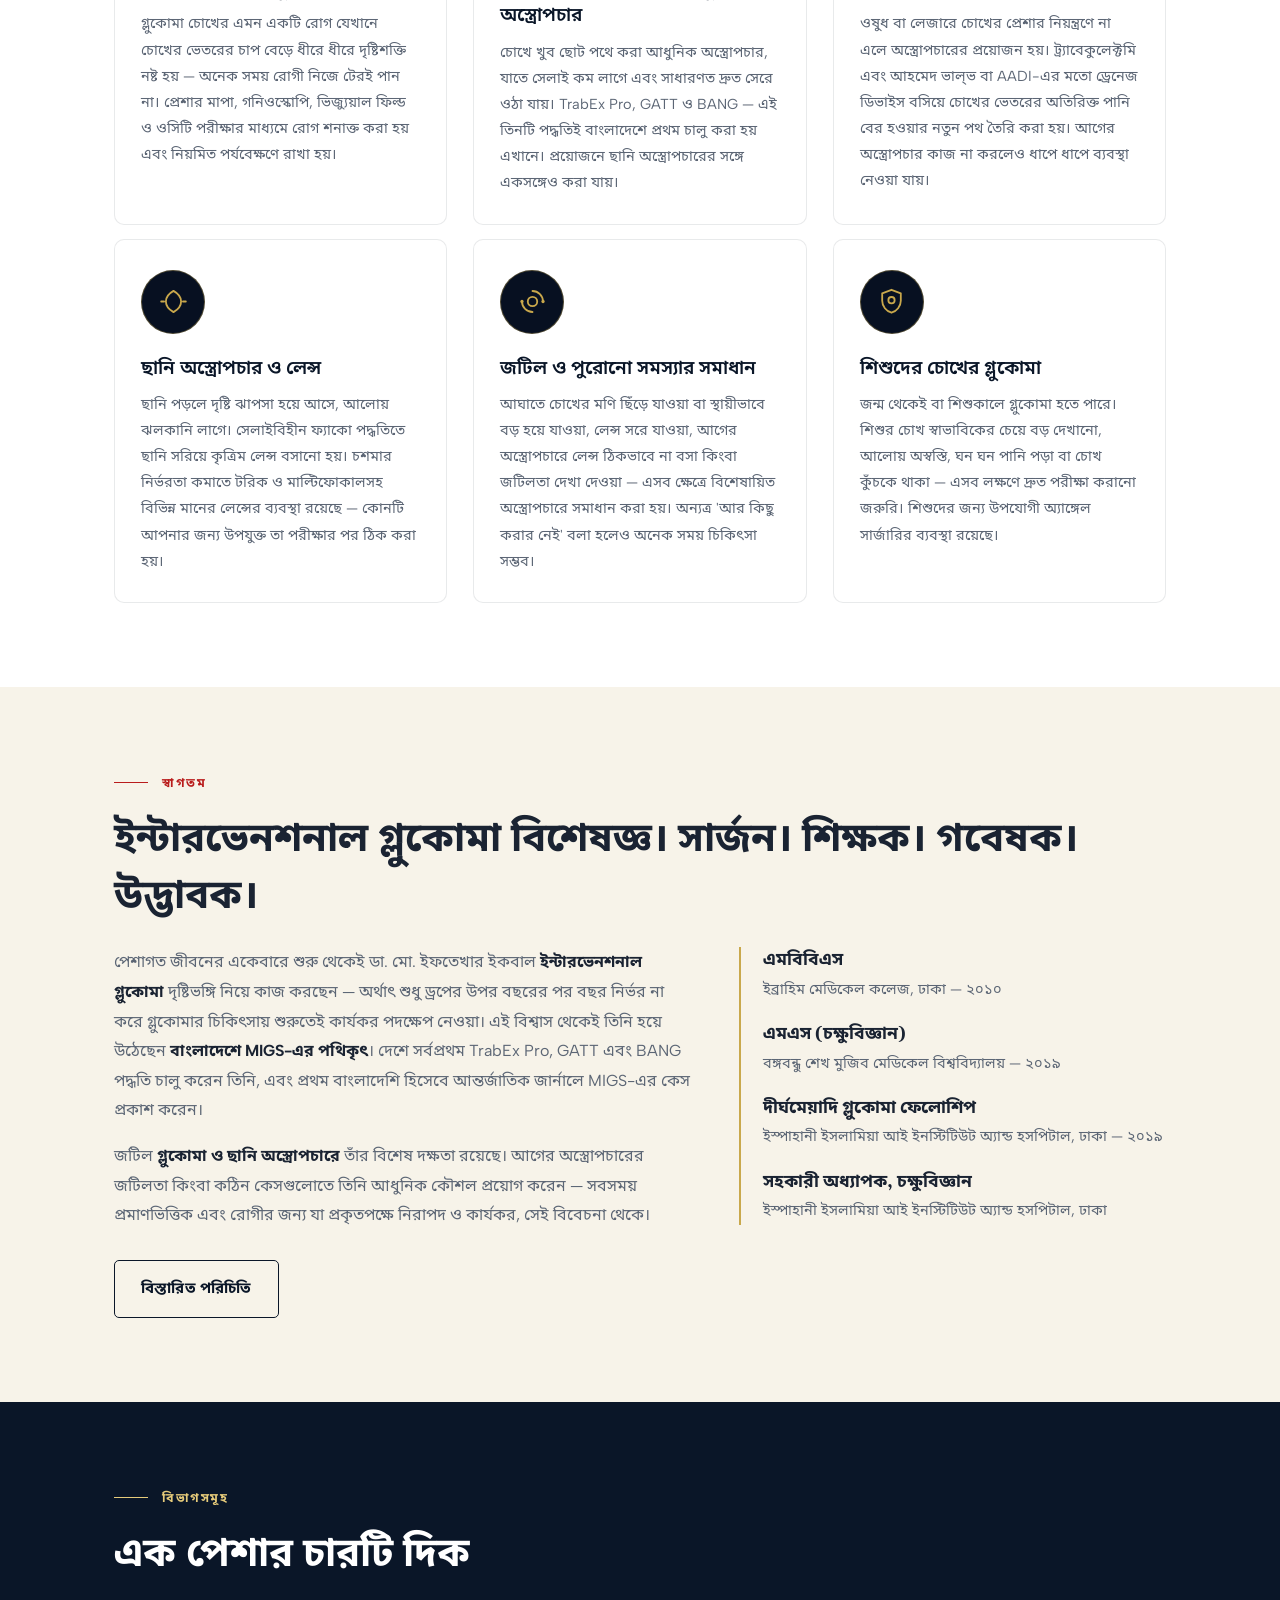
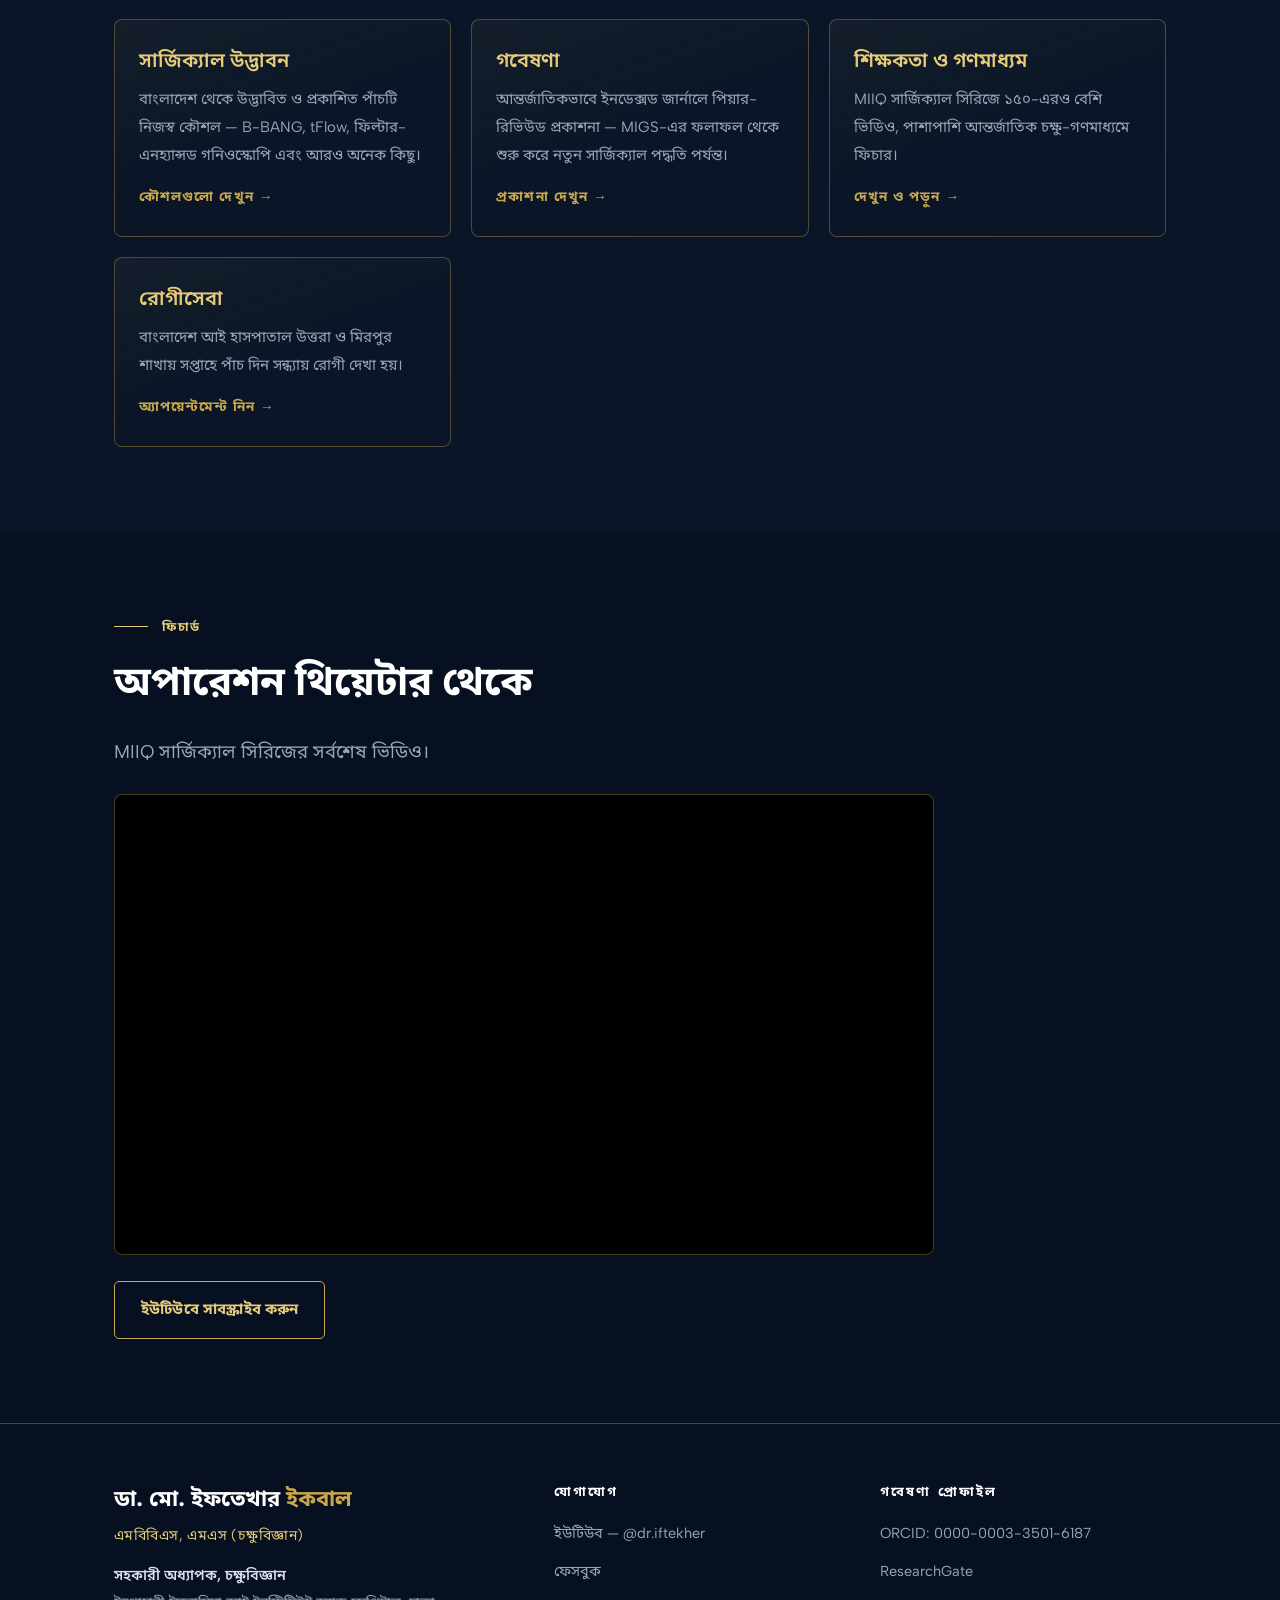
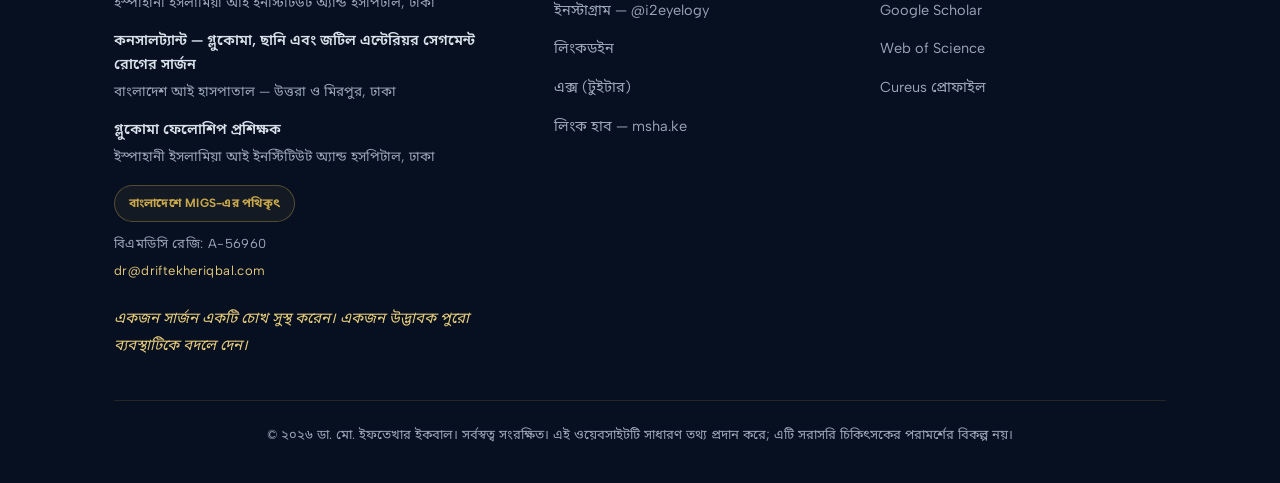
<file: index-bn.html>
<!DOCTYPE html>
<html lang="bn">
<head>
<meta charset="UTF-8">
<meta name="viewport" content="width=device-width, initial-scale=1.0">
<!-- ============================================================
     OFFICIAL WEBSITE — DR. MD IFTEKHER IQBAL, MBBS, MS
     HOW TO EDIT: look for comments marked  EDIT HERE  below.
     Change only the text between tags; never delete the tags.
     Brand colours live in css/style.css (:root section).

     BILINGUAL STRUCTURE
       page.html      = English
       page-bn.html   = Bangla (বাংলা)
     The two are independent files. When you change a fact in one
     (a phone number, a new award), change it in BOTH so the
     versions stay consistent.
     ============================================================ -->
<title>ডা. মো. ইফতেখার ইকবাল | গ্লুকোমা, ছানি ও জটিল এন্টেরিয়র সেগমেন্ট সার্জন | ঢাকা</title>
<meta name="description" content="ডা. মো. ইফতেখার ইকবাল, এমবিবিএস, এমএস — সহকারী অধ্যাপক ও কনসালট্যান্ট চক্ষু বিশেষজ্ঞ, ঢাকা। গ্লুকোমা, ছানি ও জটিল এন্টেরিয়র সেগমেন্ট সার্জারি।">
<link rel="canonical" href="https://driftekheriqbal.com/index-bn.html">
<meta property="og:url" content="https://driftekheriqbal.com/index-bn.html">
<meta property="og:image" content="https://driftekheriqbal.com/photo.jpg">
<meta property="og:image:alt" content="Dr. Md Iftekher Iqbal">
<meta property="og:site_name" content="Dr. Md Iftekher Iqbal">
<meta property="og:locale" content="bn_BD">
<meta property="og:locale:alternate" content="en_US">
<meta name="twitter:card" content="summary_large_image">
<meta name="twitter:title" content="Dr. Md Iftekher Iqbal">
<meta name="twitter:image" content="https://driftekheriqbal.com/photo.jpg">
<meta name="theme-color" content="#0A1628">
<meta name="robots" content="index, follow, max-image-preview:large">
<link rel="icon" href="favicon.svg" type="image/svg+xml">
<link rel="apple-touch-icon" href="photo.jpg">
<meta name="author" content="Dr. Md Iftekher Iqbal">
<meta property="og:title" content="ডা. মো. ইফতেখার ইকবাল | গ্লুকোমা, ছানি ও জটিল এন্টেরিয়র সেগমেন্ট সার্জন | ঢাকা">
<meta property="og:description" content="ডা. মো. ইফতেখার ইকবাল, এমবিবিএস, এমএস — সহকারী অধ্যাপক ও কনসালট্যান্ট চক্ষু বিশেষজ্ঞ, ঢাকা। গ্লুকোমা, ছানি ও জটিল এন্টেরিয়র সেগমেন্ট সার্জারি।">
<meta property="og:type" content="profile">
<link rel="alternate" hreflang="en" href="https://driftekheriqbal.com/index.html">
<link rel="alternate" hreflang="bn" href="https://driftekheriqbal.com/index-bn.html">
<link rel="alternate" hreflang="x-default" href="https://driftekheriqbal.com/index.html">
<link rel="preconnect" href="https://fonts.googleapis.com">
<link rel="preconnect" href="https://fonts.gstatic.com" crossorigin>
<link href="https://fonts.googleapis.com/css2?family=Gelasio:ital,wght@0,400;0,600;0,700;1,400;1,600&family=Albert+Sans:wght@400;500;600;700&family=Noto+Sans+Bengali:wght@400;500;600;700&display=swap" rel="stylesheet">
<script type="application/ld+json">
{
  "@context": "https://schema.org",
  "@type": "Physician",
  "@id": "https://driftekheriqbal.com/#physician",
  "name": "Dr. Md Iftekher Iqbal",
  "honorificPrefix": "Dr.",
  "honorificSuffix": "MBBS, MS",
  "url": "https://driftekheriqbal.com/",
  "image": "https://driftekheriqbal.com/photo.jpg",
  "medicalSpecialty": "Ophthalmologic",
  "email": "dr@driftekheriqbal.com",
  "identifier": {
    "@type": "PropertyValue",
    "name": "BMDC Registration Number",
    "value": "A-56960"
  },
  "description": "Assistant Professor of Ophthalmology and Consultant Ophthalmologist specialising in glaucoma, cataract, and complex anterior segment surgery. MIGS Pioneer of Bangladesh.",
  "knowsLanguage": ["en", "bn"],
  "availableService": [
    {"@type": "MedicalProcedure", "name": "Minimally Invasive Glaucoma Surgery (MIGS)"},
    {"@type": "MedicalProcedure", "name": "Trabeculectomy with Mitomycin C"},
    {"@type": "MedicalProcedure", "name": "Glaucoma Drainage Device Implantation"},
    {"@type": "MedicalProcedure", "name": "Cataract Surgery with Premium Intraocular Lens"},
    {"@type": "MedicalProcedure", "name": "Complex Anterior Segment Reconstruction"},
    {"@type": "MedicalProcedure", "name": "Pediatric and Congenital Glaucoma Surgery"}
  ],
  "alumniOf": [
    {"@type": "EducationalOrganization", "name": "Ibrahim Medical College, Dhaka"},
    {"@type": "EducationalOrganization", "name": "Bangabandhu Sheikh Mujib Medical University"}
  ],
  "worksFor": {
    "@type": "MedicalOrganization",
    "name": "Ispahani Islamia Eye Institute and Hospital",
    "address": {"@type": "PostalAddress", "addressLocality": "Dhaka", "addressCountry": "BD"}
  },
  "sameAs": [
    "https://orcid.org/0000-0003-3501-6187",
    "https://www.youtube.com/@dr.iftekher",
    "https://www.facebook.com/dr.iftekher.oph",
    "https://instagram.com/i2eyelogy",
    "https://www.linkedin.com/in/iftekher-iqbal",
    "https://x.com/iftekher_iqbal",
    "https://scholar.google.com/citations?user=cHionpIAAAAJ",
    "https://www.researchgate.net/profile/Md-Iftekher-Iqbal"
  ]
}
</script>
<script type="application/ld+json">
{
  "@context": "https://schema.org",
  "@type": "MedicalClinic",
  "name": "Dr. Md Iftekher Iqbal — Bangladesh Eye Hospital, Uttara",
  "address": {
    "@type": "PostalAddress",
    "streetAddress": "House 27, Sonargaon Janapath Road, Sector 07, Uttara",
    "addressLocality": "Dhaka",
    "postalCode": "1230",
    "addressCountry": "BD"
  },
  "telephone": "+8801787665944",
  "openingHoursSpecification": [{
    "@type": "OpeningHoursSpecification",
    "dayOfWeek": ["Saturday", "Monday", "Wednesday"],
    "opens": "19:00", "closes": "21:00"
  }],
  "physician": {"@id": "https://driftekheriqbal.com/#physician"}
}
</script>
<script type="application/ld+json">
{
  "@context": "https://schema.org",
  "@type": "MedicalClinic",
  "name": "Dr. Md Iftekher Iqbal — Bangladesh Eye Hospital, Mirpur",
  "address": {
    "@type": "PostalAddress",
    "streetAddress": "Sumi Tower, 66 Zoo Road, Mirpur-2",
    "addressLocality": "Dhaka",
    "postalCode": "1216",
    "addressCountry": "BD"
  },
  "telephone": "+8801847422010",
  "openingHoursSpecification": [{
    "@type": "OpeningHoursSpecification",
    "dayOfWeek": ["Sunday", "Tuesday"],
    "opens": "18:00", "closes": "21:00"
  }],
  "physician": {"@id": "https://driftekheriqbal.com/#physician"}
}
</script>
<link rel="stylesheet" href="css/style.css">
</head>
<body class="bn-page">

<a class="skip-link" href="#main">মূল অংশে যান</a>
<nav class="nav" aria-label="Main navigation">
  <div class="nav-inner">
    <a class="nav-name" href="index-bn.html">Dr. Md Iftekher <span>Iqbal</span></a>
    <ul class="nav-links" id="navlinks">
        <li><a href="index-bn.html" class="active">হোম</a></li>
        <li><a href="about-bn.html">পরিচিতি</a></li>
        <li><a href="innovations-bn.html">উদ্ভাবন</a></li>
        <li><a href="research-bn.html">গবেষণা</a></li>
        <li><a href="teaching-bn.html">শিক্ষকতা</a></li>
      <li><a href="faq-bn.html">জিজ্ঞাসা</a></li>
      <li><a href="appointments-bn.html" class="nav-cta">অ্যাপয়েন্টমেন্ট</a></li>
    </ul>
    <div class="nav-actions">
      <!-- LANGUAGE TOGGLE — links this page to its twin in the other language -->
      <div class="lang-switch" role="group" aria-label="Language">
        <a href="index.html" lang="en">EN</a>
        <a href="index-bn.html" class="active" lang="bn">বাংলা</a>
      </div>
      <button class="nav-toggle" aria-label="মেনু" onclick="document.getElementById('navlinks').classList.toggle('open')">&#9776;</button>
    </div>
  </div>
</nav>

<!-- ================= হিরো ================= -->
<!-- EDIT HERE: হোম পেজের শিরোনাম, পদবি ও ব্যাজ -->
<header id="main" class="hero hero--home">
  <div class="wrap hero-grid">
    <div>
      <p class="eyebrow">বাংলাদেশে MIGS-এর পথিকৃৎ &#127463;&#127465;</p>
      <h1>ডা. মো. ইফতেখার <em>ইকবাল</em><br>এমবিবিএস, এমএস</h1>
      <p class="hero-role">সহকারী অধ্যাপক, চক্ষুবিজ্ঞান — ইস্পাহানী ইসলামিয়া আই ইনস্টিটিউট অ্যান্ড হসপিটাল</p>
      <p class="hero-role">কনসালট্যান্ট চক্ষু বিশেষজ্ঞ — গ্লুকোমা, ছানি এবং জটিল এন্টেরিয়র সেগমেন্ট রোগের সার্জন</p>
      <p class="hero-role">গ্লুকোমা ফেলোশিপ প্রশিক্ষক</p>
      <p class="hero-line">কৌশল শেখানো যায়। বিচারবোধ গড়ে তুলতে হয়।</p>
      <div class="badges">
        <span class="badge">APAO YO রাইজিং স্টার ২০২৪ &#10024;</span>
        <span class="badge">আমন্ত্রিত ফ্যাকাল্টি, APGC ২০২৪</span>
        <span class="badge">আমন্ত্রিত বক্তা, ESCRS ২০২৬</span>
        <span class="badge">ট্রাভেল গ্রান্ট প্রাপ্ত, APAO ও APVRS ২০২৪</span>
        <span class="badge">EGS এক্সট্রাঅর্ডিনারি মেম্বার</span>
        <span class="badge">APGS YGE অ্যাসোসিয়েট বোর্ড মেম্বার</span>
      </div>
      <div class="cta-row">
        <a class="btn btn--red" href="appointments-bn.html">অ্যাপয়েন্টমেন্ট নিন</a>
        <a class="btn btn--ghost" href="teaching-bn.html">সার্জিক্যাল ভিডিও দেখুন</a>
      </div>
    </div>
    <div>
      <figure class="portrait portrait--arch">
        <img src="photo.jpg" alt="ডা. মো. ইফতেখার ইকবাল"
             onerror="this.style.display='none';this.nextElementSibling.style.display='block'">
        <div class="portrait-fallback" style="display:none">II</div>
      </figure>
      <p class="portrait-caption">ঢাকা, বাংলাদেশ</p>
    </div>
  </div>
</header>

<!-- ================= সংখ্যায় ================= -->
<section class="stats">
  <div class="wrap stats-grid">
    <div class="stat"><b>১০+</b><span>ইনডেক্সড প্রকাশনা<small>PubMed &middot; Scopus &middot; Web of Science</small></span></div>
    <div class="stat"><b>৫</b><span>নিজস্ব কৌশল<small>ক্লিনিক্যাল ও সার্জিক্যাল</small></span></div>
    <div class="stat"><b>১৫০+</b><span>MIIQ সার্জিক্যাল ভিডিও</span></div>
    <div class="stat"><b>৩</b><span>MIGS-এ দেশে প্রথম</span></div>
  </div>
</section>

<!-- ================= AREAS OF EXPERTISE ================= -->
<!-- EDIT HERE: to change a card, edit its <h3> title and <p> text.
     The icons are drawn in code; leave the <svg> blocks alone
     unless you want a different symbol. Mirror changes in the
     other language file. -->
<section class="section section--white">
  <div class="wrap">
    <p class="eyebrow eyebrow--red">রোগীদের জন্য</p>
    <h2>কোন সমস্যায় আমার কাছে আসবেন</h2>
    <p class="lede">চোখের যেসব সমস্যায় আমি চিকিৎসা ও অস্ত্রোপচার করি। কোনটি আপনার সমস্যার সঙ্গে মিলছে বলে মনে হলে চেম্বারে এসে পরীক্ষা করিয়ে নিন।</p>
    <div class="expertise-grid">
      <article class="expertise">
        <span class="expertise-icon"><svg viewBox="0 0 24 24" fill="none" stroke="currentColor" stroke-width="1.5" stroke-linecap="round" stroke-linejoin="round" aria-hidden="true">
  <path d="M1.6 12S5.6 5.6 12 5.6 22.4 12 22.4 12 18.4 18.4 12 18.4 1.6 12 1.6 12z"/>
  <circle cx="12" cy="12" r="3.1"/>
  <path d="M12 3.4V1.4M12 1.4 10.7 2.8M12 1.4l1.3 1.4"/>
</svg></span>
        <h3>চোখের প্রেশার ও গ্লুকোমা</h3>
        <p>গ্লুকোমা চোখের এমন একটি রোগ যেখানে চোখের ভেতরের চাপ বেড়ে ধীরে ধীরে দৃষ্টিশক্তি নষ্ট হয় — অনেক সময় রোগী নিজে টেরই পান না। প্রেশার মাপা, গনিওস্কোপি, ভিজ্যুয়াল ফিল্ড ও ওসিটি পরীক্ষার মাধ্যমে রোগ শনাক্ত করা হয় এবং নিয়মিত পর্যবেক্ষণে রাখা হয়।</p>
      </article>
      <article class="expertise">
        <span class="expertise-icon"><svg viewBox="0 0 24 24" fill="none" stroke="currentColor" stroke-width="1.5" stroke-linecap="round" aria-hidden="true">
  <circle cx="12" cy="12" r="9.6"/>
  <circle cx="12" cy="12" r="6"/>
  <circle cx="12" cy="12" r="2.4"/>
  <path d="M12 2.4A9.6 9.6 0 0 1 18.8 5.2" stroke="#B91C1C" stroke-width="2.6"/>
</svg></span>
        <h3>MIGS — স্বল্প আঘাতযুক্ত গ্লুকোমা অস্ত্রোপচার</h3>
        <p>চোখে খুব ছোট পথে করা আধুনিক অস্ত্রোপচার, যাতে সেলাই কম লাগে এবং সাধারণত দ্রুত সেরে ওঠা যায়। TrabEx Pro, GATT ও BANG — এই তিনটি পদ্ধতিই বাংলাদেশে প্রথম চালু করা হয় এখানে। প্রয়োজনে ছানি অস্ত্রোপচারের সঙ্গে একসঙ্গেও করা যায়।</p>
      </article>
      <article class="expertise">
        <span class="expertise-icon"><svg viewBox="0 0 24 24" fill="none" stroke="currentColor" stroke-width="1.5" stroke-linecap="round" stroke-linejoin="round" aria-hidden="true">
  <path d="M12 2.6s6 6.9 6 10.6a6 6 0 0 1-12 0C6 9.5 12 2.6 12 2.6z"/>
  <path d="M9.1 13.6a2.9 2.9 0 0 0 2.9 2.9"/>
</svg></span>
        <h3>প্রেশার নিয়ন্ত্রণে না এলে</h3>
        <p>ওষুধ বা লেজারে চোখের প্রেশার নিয়ন্ত্রণে না এলে অস্ত্রোপচারের প্রয়োজন হয়। ট্র্যাবেকুলেক্টমি এবং আহমেদ ভাল্‌ভ বা AADI-এর মতো ড্রেনেজ ডিভাইস বসিয়ে চোখের ভেতরের অতিরিক্ত পানি বের হওয়ার নতুন পথ তৈরি করা হয়। আগের অস্ত্রোপচার কাজ না করলেও ধাপে ধাপে ব্যবস্থা নেওয়া যায়।</p>
      </article>
      <article class="expertise">
        <span class="expertise-icon"><svg viewBox="0 0 24 24" fill="none" stroke="currentColor" stroke-width="1.5" stroke-linecap="round" stroke-linejoin="round" aria-hidden="true">
  <path d="M12 3.2c4.2 2.4 6.3 5.2 6.3 8.8S16.2 18.4 12 20.8c-4.2-2.4-6.3-5.2-6.3-8.8S7.8 5.6 12 3.2z"/>
  <path d="M1.8 12h2.4M19.8 12h2.4"/>
</svg></span>
        <h3>ছানি অস্ত্রোপচার ও লেন্স</h3>
        <p>ছানি পড়লে দৃষ্টি ঝাপসা হয়ে আসে, আলোয় ঝলকানি লাগে। সেলাইবিহীন ফ্যাকো পদ্ধতিতে ছানি সরিয়ে কৃত্রিম লেন্স বসানো হয়। চশমার নির্ভরতা কমাতে টরিক ও মাল্টিফোকালসহ বিভিন্ন মানের লেন্সের ব্যবস্থা রয়েছে — কোনটি আপনার জন্য উপযুক্ত তা পরীক্ষার পর ঠিক করা হয়।</p>
      </article>
      <article class="expertise">
        <span class="expertise-icon"><svg viewBox="0 0 24 24" fill="none" stroke="currentColor" stroke-width="1.5" stroke-linecap="round" aria-hidden="true">
  <circle cx="12" cy="12" r="3.9"/>
  <path d="M12 3.3a8.7 8.7 0 0 1 8.7 8.7"/>
  <path d="M12 20.7A8.7 8.7 0 0 1 3.3 12"/>
  <circle cx="20.7" cy="12" r="1.35" fill="currentColor" stroke="none"/>
  <circle cx="3.3" cy="12" r="1.35" fill="currentColor" stroke="none"/>
</svg></span>
        <h3>জটিল ও পুরোনো সমস্যার সমাধান</h3>
        <p>আঘাতে চোখের মণি ছিঁড়ে যাওয়া বা স্থায়ীভাবে বড় হয়ে যাওয়া, লেন্স সরে যাওয়া, আগের অস্ত্রোপচারে লেন্স ঠিকভাবে না বসা কিংবা জটিলতা দেখা দেওয়া — এসব ক্ষেত্রে বিশেষায়িত অস্ত্রোপচারে সমাধান করা হয়। অন্যত্র 'আর কিছু করার নেই' বলা হলেও অনেক সময় চিকিৎসা সম্ভব।</p>
      </article>
      <article class="expertise">
        <span class="expertise-icon"><svg viewBox="0 0 24 24" fill="none" stroke="currentColor" stroke-width="1.5" stroke-linecap="round" stroke-linejoin="round" aria-hidden="true">
  <path d="M12 2.3 4.3 5.2v6.2c0 4.6 3.3 8.6 7.7 9.9 4.4-1.3 7.7-5.3 7.7-9.9V5.2L12 2.3z"/>
  <circle cx="12" cy="10.9" r="2.6"/>
</svg></span>
        <h3>শিশুদের চোখের গ্লুকোমা</h3>
        <p>জন্ম থেকেই বা শিশুকালে গ্লুকোমা হতে পারে। শিশুর চোখ স্বাভাবিকের চেয়ে বড় দেখানো, আলোয় অস্বস্তি, ঘন ঘন পানি পড়া বা চোখ কুঁচকে থাকা — এসব লক্ষণে দ্রুত পরীক্ষা করানো জরুরি। শিশুদের জন্য উপযোগী অ্যাঙ্গেল সার্জারির ব্যবস্থা রয়েছে।</p>
      </article>
    </div>
  </div>
</section>


<!-- ================= পরিচিতি ================= -->
<section class="section section--cream">
  <div class="wrap">
    <p class="eyebrow eyebrow--red">স্বাগতম</p>
    <h2>ইন্টারভেনশনাল গ্লুকোমা বিশেষজ্ঞ। সার্জন। শিক্ষক। গবেষক। উদ্ভাবক।</h2>
    <div class="about-grid">
      <div class="prose">
        <p>পেশাগত জীবনের একেবারে শুরু থেকেই ডা. মো. ইফতেখার ইকবাল <b>ইন্টারভেনশনাল গ্লুকোমা</b> দৃষ্টিভঙ্গি নিয়ে কাজ করছেন — অর্থাৎ শুধু ড্রপের উপর বছরের পর বছর নির্ভর না করে গ্লুকোমার চিকিৎসায় শুরুতেই কার্যকর পদক্ষেপ নেওয়া। এই বিশ্বাস থেকেই তিনি হয়ে উঠেছেন <b>বাংলাদেশে MIGS-এর পথিকৃৎ</b>। দেশে সর্বপ্রথম TrabEx Pro, GATT এবং BANG পদ্ধতি চালু করেন তিনি, এবং প্রথম বাংলাদেশি হিসেবে আন্তর্জাতিক জার্নালে MIGS-এর কেস প্রকাশ করেন।</p>
        <p>জটিল <b>গ্লুকোমা ও ছানি অস্ত্রোপচারে</b> তাঁর বিশেষ দক্ষতা রয়েছে। আগের অস্ত্রোপচারের জটিলতা কিংবা কঠিন কেসগুলোতে তিনি আধুনিক কৌশল প্রয়োগ করেন — সবসময় প্রমাণভিত্তিক এবং রোগীর জন্য যা প্রকৃতপক্ষে নিরাপদ ও কার্যকর, সেই বিবেচনা থেকে।</p>
      </div>
      <div>
        <ul class="cred-list">
          <li><b>এমবিবিএস</b><span>ইব্রাহিম মেডিকেল কলেজ, ঢাকা — ২০১০</span></li>
          <li><b>এমএস (চক্ষুবিজ্ঞান)</b><span>বঙ্গবন্ধু শেখ মুজিব মেডিকেল বিশ্ববিদ্যালয় — ২০১৯</span></li>
          <li><b>দীর্ঘমেয়াদি গ্লুকোমা ফেলোশিপ</b><span>ইস্পাহানী ইসলামিয়া আই ইনস্টিটিউট অ্যান্ড হসপিটাল, ঢাকা — ২০১৯</span></li>
          <li><b>সহকারী অধ্যাপক, চক্ষুবিজ্ঞান</b><span>ইস্পাহানী ইসলামিয়া আই ইনস্টিটিউট অ্যান্ড হসপিটাল, ঢাকা</span></li>
        </ul>
      </div>
    </div>
    <div class="cta-row" style="margin-top:14px">
      <a class="btn btn--navy" href="about-bn.html">বিস্তারিত পরিচিতি</a>
    </div>
  </div>
</section>

<!-- ================= বিভাগসমূহ ================= -->
<section class="section section--navy">
  <div class="wrap">
    <p class="eyebrow">বিভাগসমূহ</p>
    <h2>এক পেশার চারটি দিক</h2>
    <div class="card-grid">
      <div class="card">
        <h3>সার্জিক্যাল উদ্ভাবন</h3>
        <p>বাংলাদেশ থেকে উদ্ভাবিত ও প্রকাশিত পাঁচটি নিজস্ব কৌশল — B-BANG, tFlow, ফিল্টার-এনহ্যান্সড গনিওস্কোপি এবং আরও অনেক কিছু।</p>
        <a class="more" href="innovations-bn.html">কৌশলগুলো দেখুন &rarr;</a>
      </div>
      <div class="card">
        <h3>গবেষণা</h3>
        <p>আন্তর্জাতিকভাবে ইনডেক্সড জার্নালে পিয়ার-রিভিউড প্রকাশনা — MIGS-এর ফলাফল থেকে শুরু করে নতুন সার্জিক্যাল পদ্ধতি পর্যন্ত।</p>
        <a class="more" href="research-bn.html">প্রকাশনা দেখুন &rarr;</a>
      </div>
      <div class="card">
        <h3>শিক্ষকতা ও গণমাধ্যম</h3>
        <p>MIIQ সার্জিক্যাল সিরিজে ১৫০-এরও বেশি ভিডিও, পাশাপাশি আন্তর্জাতিক চক্ষু-গণমাধ্যমে ফিচার।</p>
        <a class="more" href="teaching-bn.html">দেখুন ও পড়ুন &rarr;</a>
      </div>
      <div class="card">
        <h3>রোগীসেবা</h3>
        <p>বাংলাদেশ আই হাসপাতাল উত্তরা ও মিরপুর শাখায় সপ্তাহে পাঁচ দিন সন্ধ্যায় রোগী দেখা হয়।</p>
        <a class="more" href="appointments-bn.html">অ্যাপয়েন্টমেন্ট নিন &rarr;</a>
      </div>
    </div>
  </div>
</section>

<!-- ================= ফিচার্ড ভিডিও (স্বয়ংক্রিয়) ================= -->
<!-- ############################################################
     EDIT HERE — PLQgYX9K4kgxk  এর জায়গায় আপনার ইউটিউব
     প্লেলিস্ট আইডি বসান (PL দিয়ে শুরু)। index.html-এ একই আইডি দিন।
     ############################################################ -->
<section class="section section--deep">
  <div class="wrap">
    <p class="eyebrow">ফিচার্ড</p>
    <h2>অপারেশন থিয়েটার থেকে</h2>
    <p class="lede">MIIQ সার্জিক্যাল সিরিজের সর্বশেষ ভিডিও।</p>
    <div class="yt-frame" style="max-width:820px;margin-top:24px">
      <iframe src="https://www.youtube-nocookie.com/embed/videoseries?list=PLQgYX9K4kgxk" title="MIIQ সার্জিক্যাল ভিডিও" loading="lazy" allowfullscreen></iframe>
    </div>
    <div class="cta-row" style="margin-top:26px">
      <a class="btn btn--ghost" href="https://www.youtube.com/@dr.iftekher?sub_confirmation=1" target="_blank" rel="noopener">ইউটিউবে সাবস্ক্রাইব করুন</a>
    </div>
  </div>
</section>

<!-- ================= ফুটার ================= -->
<footer>
  <div class="wrap">
    <div class="foot-grid">
      <div>
        <p class="foot-name">ডা. মো. ইফতেখার <span>ইকবাল</span></p>
        <p class="foot-degree">এমবিবিএস, এমএস (চক্ষুবিজ্ঞান)</p>
        <p class="foot-role">সহকারী অধ্যাপক, চক্ষুবিজ্ঞান</p>
        <p class="foot-org">ইস্পাহানী ইসলামিয়া আই ইনস্টিটিউট অ্যান্ড হসপিটাল, ঢাকা</p>
        <p class="foot-role">কনসালট্যান্ট — গ্লুকোমা, ছানি এবং জটিল এন্টেরিয়র সেগমেন্ট রোগের সার্জন</p>
        <p class="foot-org">বাংলাদেশ আই হাসপাতাল — উত্তরা ও মিরপুর, ঢাকা</p>
        <p class="foot-role">গ্লুকোমা ফেলোশিপ প্রশিক্ষক</p>
        <p class="foot-org">ইস্পাহানী ইসলামিয়া আই ইনস্টিটিউট অ্যান্ড হসপিটাল, ঢাকা</p>
        <p class="foot-pioneer">বাংলাদেশে MIGS-এর পথিকৃৎ</p>
        <p class="foot-bmdc">বিএমডিসি রেজি: A-56960</p>
        <p class="foot-bmdc"><a href="mailto:dr@driftekheriqbal.com">dr@driftekheriqbal.com</a></p>
        <p class="foot-line">একজন সার্জন একটি চোখ সুস্থ করেন। একজন উদ্ভাবক পুরো ব্যবস্থাটিকে বদলে দেন।</p>
      </div>
      <div>
        <h4>যোগাযোগ</h4>
        <ul>
          <li><a href="https://www.youtube.com/@dr.iftekher" target="_blank" rel="noopener">ইউটিউব — @dr.iftekher</a></li>
          <li><a href="https://www.facebook.com/dr.iftekher.oph" target="_blank" rel="noopener">ফেসবুক</a></li>
          <li><a href="https://instagram.com/i2eyelogy" target="_blank" rel="noopener">ইনস্টাগ্রাম — @i2eyelogy</a></li>
          <li><a href="https://www.linkedin.com/in/iftekher-iqbal" target="_blank" rel="noopener">লিংকডইন</a></li>
          <li><a href="https://x.com/iftekher_iqbal" target="_blank" rel="noopener">এক্স (টুইটার)</a></li>
          <li><a href="https://msha.ke/dr.iftekher" target="_blank" rel="noopener">লিংক হাব — msha.ke</a></li>
        </ul>
      </div>
      <div>
        <h4>গবেষণা প্রোফাইল</h4>
        <ul>
          <li><a href="https://orcid.org/0000-0003-3501-6187" target="_blank" rel="noopener">ORCID: 0000-0003-3501-6187</a></li>
          <li><a href="https://www.researchgate.net/profile/Md-Iftekher-Iqbal" target="_blank" rel="noopener">ResearchGate</a></li>
          <li><a href="https://scholar.google.com/citations?user=cHionpIAAAAJ" target="_blank" rel="noopener">Google Scholar</a></li>
          <li><a href="https://www.webofscience.com/wos/author/record/AAH-5555-2019" target="_blank" rel="noopener">Web of Science</a></li>
          <li><a href="https://www.cureus.com/users/389675-md-iftekher-iqbal" target="_blank" rel="noopener">Cureus প্রোফাইল</a></li>
        </ul>
      </div>
    </div>
    <p class="copyright">&copy; ২০২৬ ডা. মো. ইফতেখার ইকবাল। সর্বস্বত্ব সংরক্ষিত। এই ওয়েবসাইটটি সাধারণ তথ্য প্রদান করে; এটি সরাসরি চিকিৎসকের পরামর্শের বিকল্প নয়।</p>
  </div>
</footer>

</body>
</html>
</file>
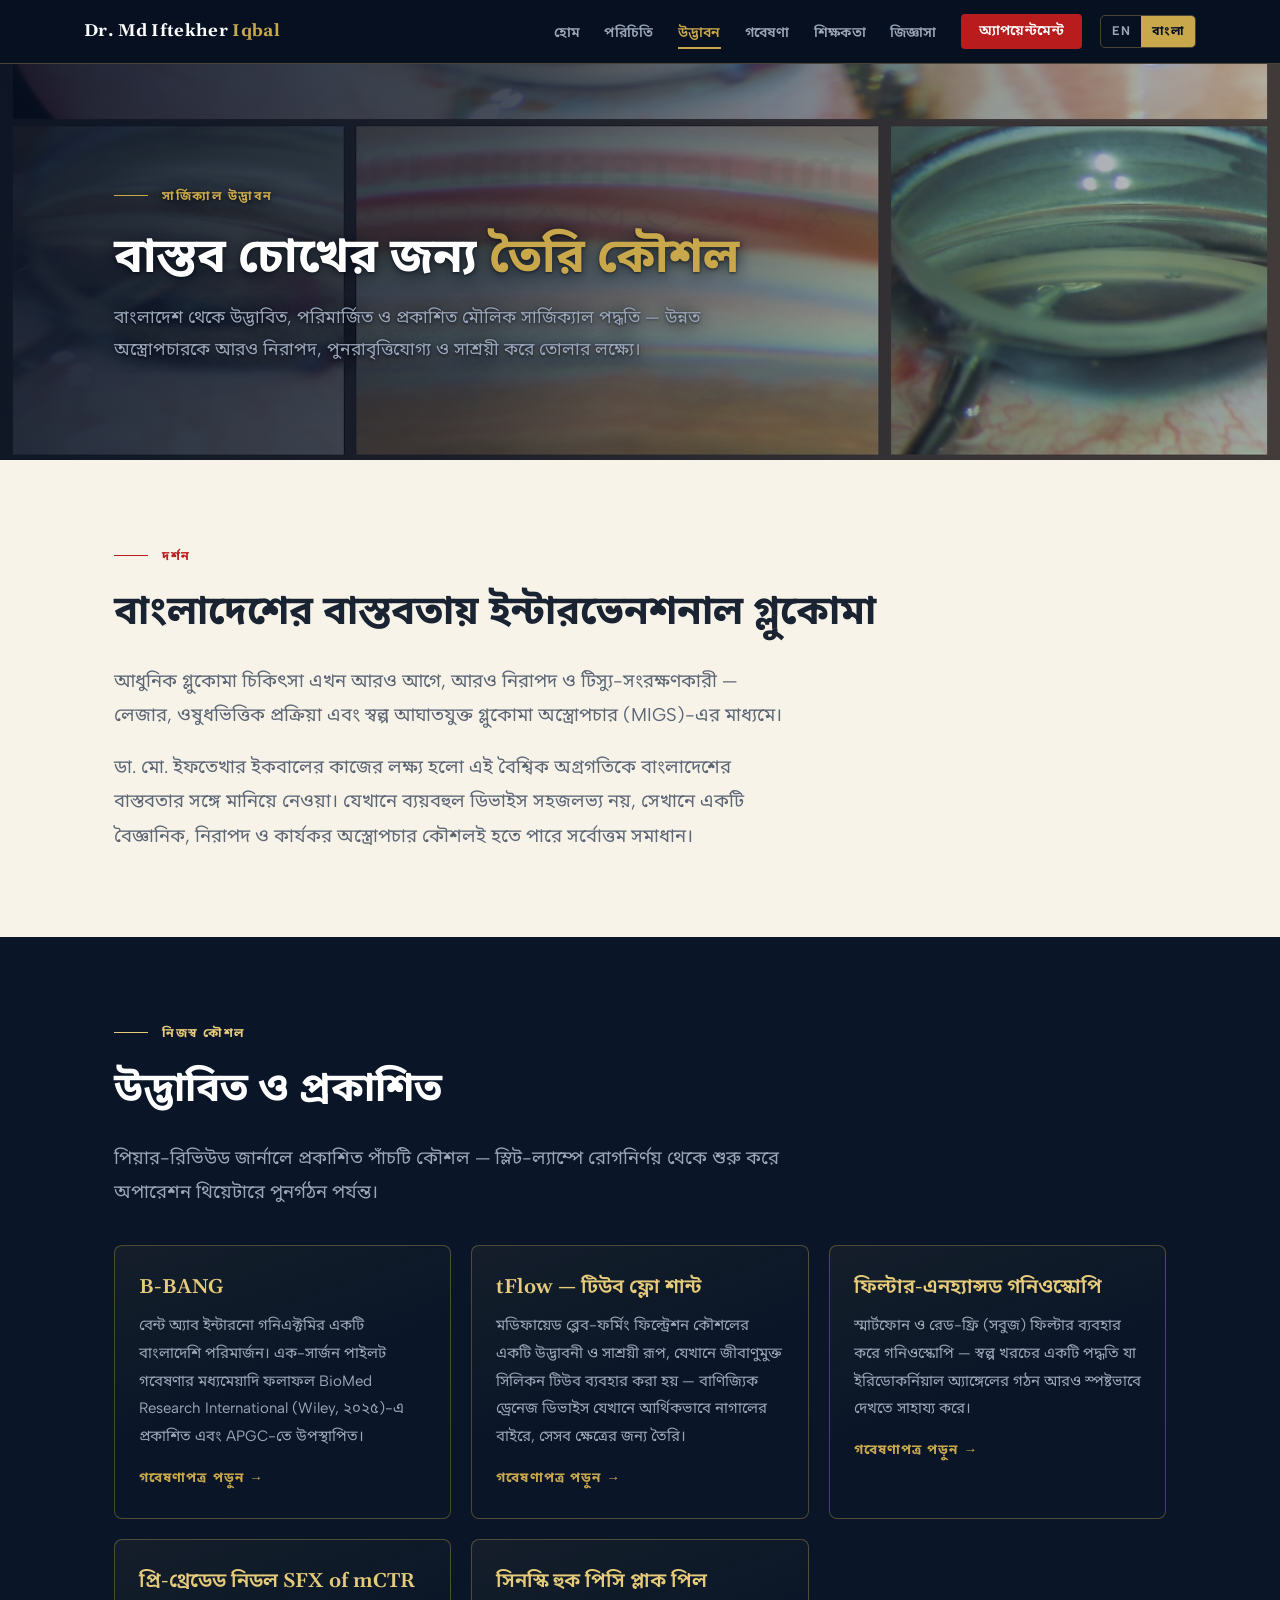
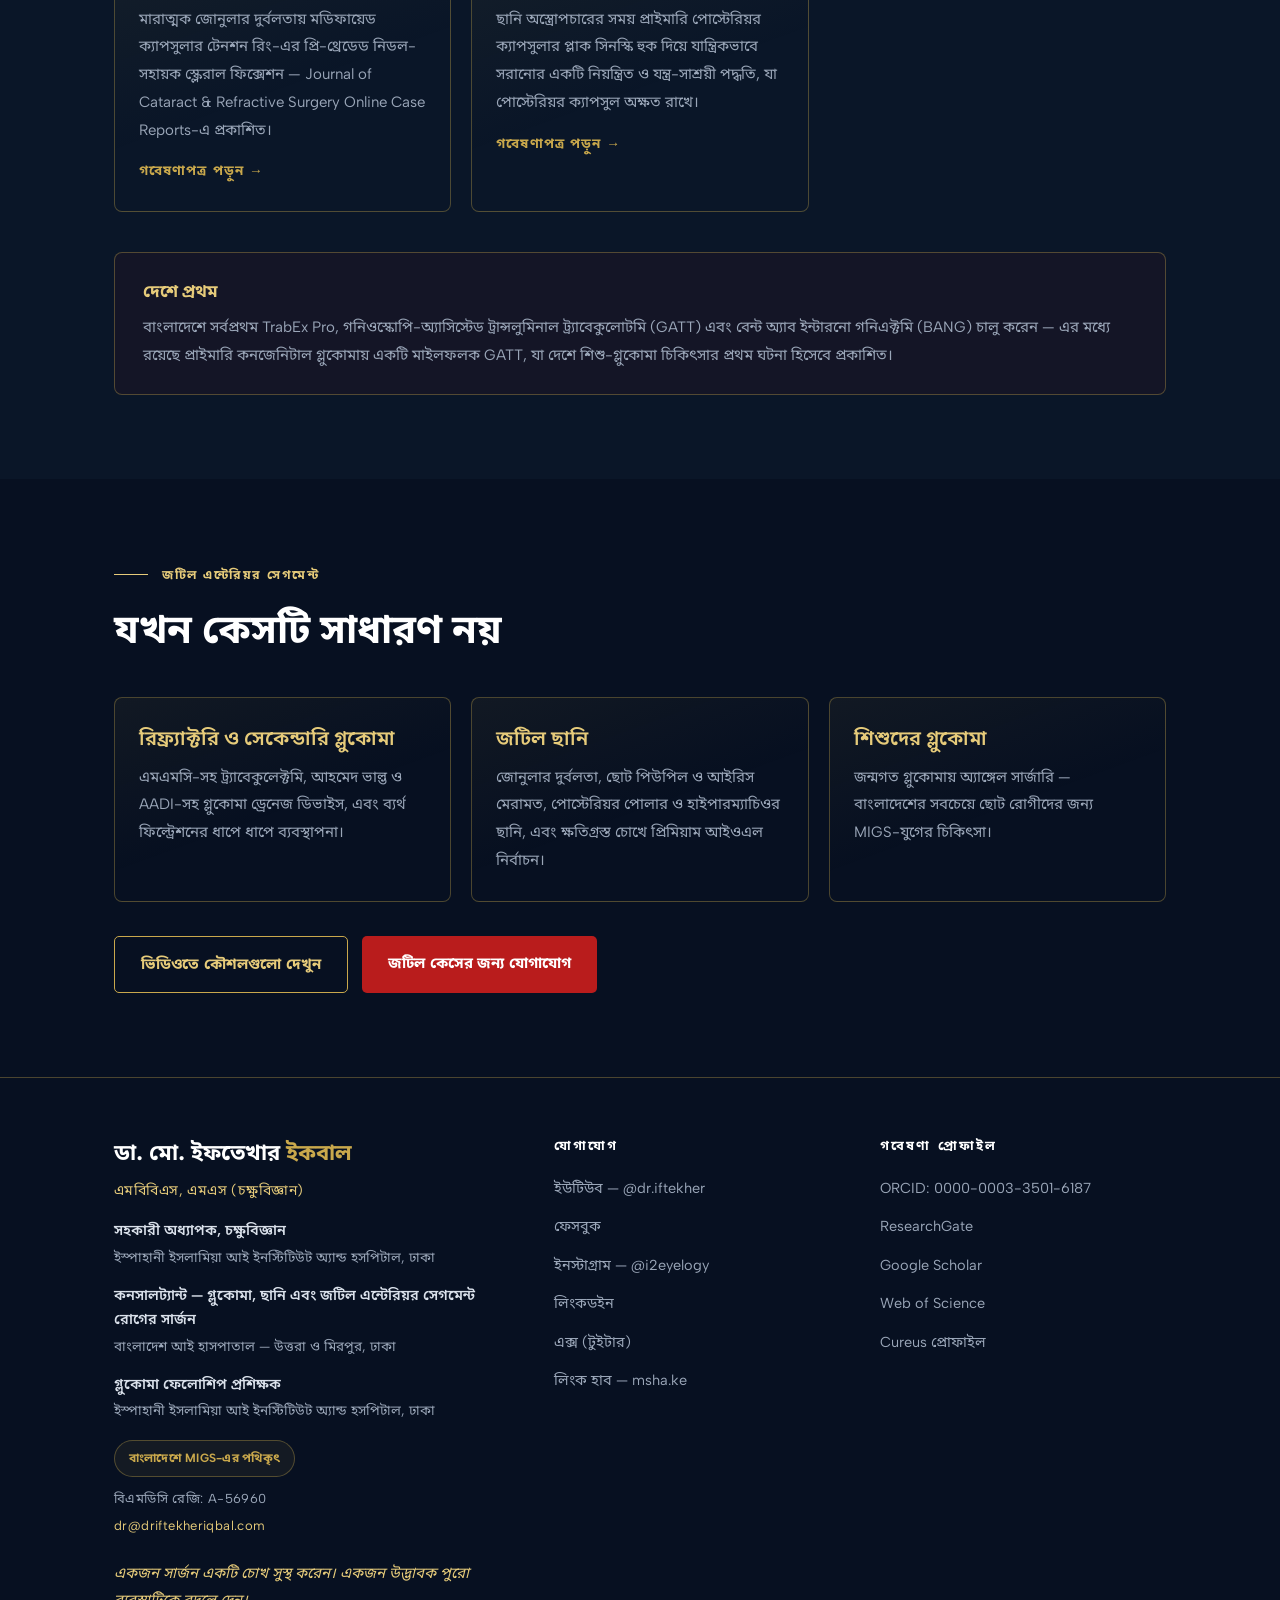
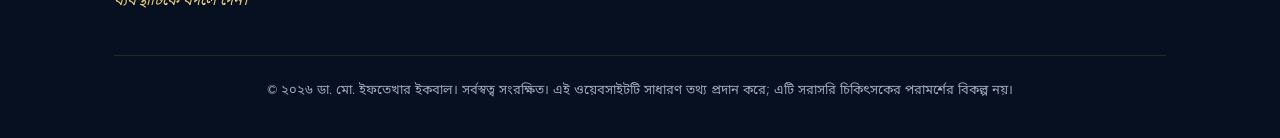
<file: innovations-bn.html>
<!DOCTYPE html>
<html lang="bn">
<head>
<meta charset="UTF-8">
<meta name="viewport" content="width=device-width, initial-scale=1.0">
<!-- ============================================================
     OFFICIAL WEBSITE — DR. MD IFTEKHER IQBAL, MBBS, MS
     HOW TO EDIT: look for comments marked  EDIT HERE  below.
     Change only the text between tags; never delete the tags.
     Brand colours live in css/style.css (:root section).

     BILINGUAL STRUCTURE
       page.html      = English
       page-bn.html   = Bangla (বাংলা)
     The two are independent files. When you change a fact in one
     (a phone number, a new award), change it in BOTH so the
     versions stay consistent.
     ============================================================ -->
<title>সার্জিক্যাল উদ্ভাবন | ডা. মো. ইফতেখার ইকবাল</title>
<meta name="description" content="ডা. মো. ইফতেখার ইকবালের উদ্ভাবিত সার্জিক্যাল কৌশল: B-BANG, tFlow, ফিল্টার-এনহ্যান্সড গনিওস্কোপি এবং বাংলাদেশে MIGS-এ প্রথম।">
<link rel="canonical" href="https://driftekheriqbal.com/innovations-bn.html">
<meta property="og:url" content="https://driftekheriqbal.com/innovations-bn.html">
<meta property="og:image" content="https://driftekheriqbal.com/photo.jpg">
<meta property="og:image:alt" content="Dr. Md Iftekher Iqbal">
<meta property="og:site_name" content="Dr. Md Iftekher Iqbal">
<meta property="og:locale" content="bn_BD">
<meta property="og:locale:alternate" content="en_US">
<meta name="twitter:card" content="summary_large_image">
<meta name="twitter:title" content="Dr. Md Iftekher Iqbal">
<meta name="twitter:image" content="https://driftekheriqbal.com/photo.jpg">
<meta name="theme-color" content="#0A1628">
<meta name="robots" content="index, follow, max-image-preview:large">
<link rel="icon" href="favicon.svg" type="image/svg+xml">
<link rel="apple-touch-icon" href="photo.jpg">
<meta name="author" content="Dr. Md Iftekher Iqbal">
<meta property="og:title" content="সার্জিক্যাল উদ্ভাবন | ডা. মো. ইফতেখার ইকবাল">
<meta property="og:description" content="ডা. মো. ইফতেখার ইকবালের উদ্ভাবিত সার্জিক্যাল কৌশল: B-BANG, tFlow, ফিল্টার-এনহ্যান্সড গনিওস্কোপি এবং বাংলাদেশে MIGS-এ প্রথম।">
<meta property="og:type" content="profile">
<link rel="alternate" hreflang="en" href="https://driftekheriqbal.com/innovations.html">
<link rel="alternate" hreflang="bn" href="https://driftekheriqbal.com/innovations-bn.html">
<link rel="alternate" hreflang="x-default" href="https://driftekheriqbal.com/innovations.html">
<link rel="preconnect" href="https://fonts.googleapis.com">
<link rel="preconnect" href="https://fonts.gstatic.com" crossorigin>
<link href="https://fonts.googleapis.com/css2?family=Gelasio:ital,wght@0,400;0,600;0,700;1,400;1,600&family=Albert+Sans:wght@400;500;600;700&family=Noto+Sans+Bengali:wght@400;500;600;700&display=swap" rel="stylesheet">
<link rel="stylesheet" href="css/style.css">
</head>
<body class="bn-page">

<a class="skip-link" href="#main">মূল অংশে যান</a>
<nav class="nav" aria-label="Main navigation">
  <div class="nav-inner">
    <a class="nav-name" href="index-bn.html">Dr. Md Iftekher <span>Iqbal</span></a>
    <ul class="nav-links" id="navlinks">
        <li><a href="index-bn.html">হোম</a></li>
        <li><a href="about-bn.html">পরিচিতি</a></li>
        <li><a href="innovations-bn.html" class="active">উদ্ভাবন</a></li>
        <li><a href="research-bn.html">গবেষণা</a></li>
        <li><a href="teaching-bn.html">শিক্ষকতা</a></li>
      <li><a href="faq-bn.html">জিজ্ঞাসা</a></li>
      <li><a href="appointments-bn.html" class="nav-cta">অ্যাপয়েন্টমেন্ট</a></li>
    </ul>
    <div class="nav-actions">
      <!-- LANGUAGE TOGGLE — links this page to its twin in the other language -->
      <div class="lang-switch" role="group" aria-label="Language">
        <a href="innovations.html" lang="en">EN</a>
        <a href="innovations-bn.html" class="active" lang="bn">বাংলা</a>
      </div>
      <button class="nav-toggle" aria-label="মেনু" onclick="document.getElementById('navlinks').classList.toggle('open')">&#9776;</button>
    </div>
  </div>
</nav>

<header id="main" class="hero hero--page hero--innovations">
  <div class="wrap">
    <p class="eyebrow">সার্জিক্যাল উদ্ভাবন</p>
    <h1>বাস্তব চোখের জন্য <em>তৈরি কৌশল</em></h1>
    <p class="hero-sub">বাংলাদেশ থেকে উদ্ভাবিত, পরিমার্জিত ও প্রকাশিত মৌলিক সার্জিক্যাল পদ্ধতি — উন্নত অস্ত্রোপচারকে আরও নিরাপদ, পুনরাবৃত্তিযোগ্য ও সাশ্রয়ী করে তোলার লক্ষ্যে।</p>
  </div>
</header>

<section class="section section--cream">
  <div class="wrap">
    <p class="eyebrow eyebrow--red">দর্শন</p>
    <h2>বাংলাদেশের বাস্তবতায় ইন্টারভেনশনাল গ্লুকোমা</h2>
    <p class="lede">আধুনিক গ্লুকোমা চিকিৎসা এখন আরও আগে, আরও নিরাপদ ও টিস্যু-সংরক্ষণকারী — লেজার, ওষুধভিত্তিক প্রক্রিয়া এবং স্বল্প আঘাতযুক্ত গ্লুকোমা অস্ত্রোপচার (MIGS)-এর মাধ্যমে।</p>
    <p class="lede" style="margin-top:18px">ডা. মো. ইফতেখার ইকবালের কাজের লক্ষ্য হলো এই বৈশ্বিক অগ্রগতিকে বাংলাদেশের বাস্তবতার সঙ্গে মানিয়ে নেওয়া। যেখানে ব্যয়বহুল ডিভাইস সহজলভ্য নয়, সেখানে একটি বৈজ্ঞানিক, নিরাপদ ও কার্যকর অস্ত্রোপচার কৌশলই হতে পারে সর্বোত্তম সমাধান।</p>
  </div>
</section>

<!-- EDIT HERE: কৌশলসমূহ -->
<section class="section section--navy">
  <div class="wrap">
    <p class="eyebrow">নিজস্ব কৌশল</p>
    <h2>উদ্ভাবিত ও প্রকাশিত</h2>
    <p class="lede">পিয়ার-রিভিউড জার্নালে প্রকাশিত পাঁচটি কৌশল — স্লিট-ল্যাম্পে রোগনির্ণয় থেকে শুরু করে অপারেশন থিয়েটারে পুনর্গঠন পর্যন্ত।</p>
    <div class="card-grid">
      <div class="card">
        <h3>B-BANG</h3>
        <p>বেন্ট অ্যাব ইন্টারনো গনিএক্টমির একটি বাংলাদেশি পরিমার্জন। এক-সার্জন পাইলট গবেষণার মধ্যমেয়াদি ফলাফল BioMed Research International (Wiley, ২০২৫)-এ প্রকাশিত এবং APGC-তে উপস্থাপিত।</p>
        <a class="more" href="https://doi.org/10.1155/bmri/4125584" target="_blank" rel="noopener">গবেষণাপত্র পড়ুন &rarr;</a>
      </div>
      <div class="card">
        <h3>tFlow — টিউব ফ্লো শান্ট</h3>
        <p>মডিফায়েড ব্লেব-ফর্মিং ফিল্ট্রেশন কৌশলের একটি উদ্ভাবনী ও সাশ্রয়ী রূপ, যেখানে জীবাণুমুক্ত সিলিকন টিউব ব্যবহার করা হয় — বাণিজ্যিক ড্রেনেজ ডিভাইস যেখানে আর্থিকভাবে নাগালের বাইরে, সেসব ক্ষেত্রের জন্য তৈরি।</p>
        <a class="more" href="https://doi.org/10.7759/cureus.82399" target="_blank" rel="noopener">গবেষণাপত্র পড়ুন &rarr;</a>
      </div>
      <div class="card">
        <h3>ফিল্টার-এনহ্যান্সড গনিওস্কোপি</h3>
        <p>স্মার্টফোন ও রেড-ফ্রি (সবুজ) ফিল্টার ব্যবহার করে গনিওস্কোপি — স্বল্প খরচের একটি পদ্ধতি যা ইরিডোকর্নিয়াল অ্যাঙ্গেলের গঠন আরও স্পষ্টভাবে দেখতে সাহায্য করে।</p>
        <a class="more" href="https://doi.org/10.7759/cureus.51559" target="_blank" rel="noopener">গবেষণাপত্র পড়ুন &rarr;</a>
      </div>
      <div class="card">
        <h3>প্রি-থ্রেডেড নিডল SFX of mCTR</h3>
        <p>মারাত্মক জোনুলার দুর্বলতায় মডিফায়েড ক্যাপসুলার টেনশন রিং-এর প্রি-থ্রেডেড নিডল-সহায়ক স্ক্লেরাল ফিক্সেশন — Journal of Cataract &amp; Refractive Surgery Online Case Reports-এ প্রকাশিত।</p>
        <a class="more" href="https://journals.lww.com/jcro/fulltext/2026/01000/prethreaded_needle_assisted_scleral_fixation_of_a.29.aspx" target="_blank" rel="noopener">গবেষণাপত্র পড়ুন &rarr;</a>
      </div>
      <div class="card">
        <h3>সিনস্কি হুক পিসি প্লাক পিল</h3>
        <p>ছানি অস্ত্রোপচারের সময় প্রাইমারি পোস্টেরিয়র ক্যাপসুলার প্লাক সিনস্কি হুক দিয়ে যান্ত্রিকভাবে সরানোর একটি নিয়ন্ত্রিত ও যন্ত্র-সাশ্রয়ী পদ্ধতি, যা পোস্টেরিয়র ক্যাপসুল অক্ষত রাখে।</p>
        <a class="more" href="https://doi.org/10.7759/cureus.107205" target="_blank" rel="noopener">গবেষণাপত্র পড়ুন &rarr;</a>
      </div>
    </div>
    <div class="callout">
      <b>দেশে প্রথম</b>
      <p>বাংলাদেশে সর্বপ্রথম TrabEx Pro, গনিওস্কোপি-অ্যাসিস্টেড ট্রান্সলুমিনাল ট্র্যাবেকুলোটমি (GATT) এবং বেন্ট অ্যাব ইন্টারনো গনিএক্টমি (BANG) চালু করেন — এর মধ্যে রয়েছে প্রাইমারি কনজেনিটাল গ্লুকোমায় একটি মাইলফলক GATT, যা দেশে শিশু-গ্লুকোমা চিকিৎসার প্রথম ঘটনা হিসেবে প্রকাশিত।</p>
    </div>
  </div>
</section>

<section class="section section--deep">
  <div class="wrap">
    <p class="eyebrow">জটিল এন্টেরিয়র সেগমেন্ট</p>
    <h2>যখন কেসটি সাধারণ নয়</h2>
    <div class="card-grid">
      <div class="card"><h3>রিফ্র্যাক্টরি ও সেকেন্ডারি গ্লুকোমা</h3><p>এমএমসি-সহ ট্র্যাবেকুলেক্টমি, আহমেদ ভাল্ভ ও AADI-সহ গ্লুকোমা ড্রেনেজ ডিভাইস, এবং ব্যর্থ ফিল্ট্রেশনের ধাপে ধাপে ব্যবস্থাপনা।</p></div>
      <div class="card"><h3>জটিল ছানি</h3><p>জোনুলার দুর্বলতা, ছোট পিউপিল ও আইরিস মেরামত, পোস্টেরিয়র পোলার ও হাইপারম্যাচিওর ছানি, এবং ক্ষতিগ্রস্ত চোখে প্রিমিয়াম আইওএল নির্বাচন।</p></div>
      <div class="card"><h3>শিশুদের গ্লুকোমা</h3><p>জন্মগত গ্লুকোমায় অ্যাঙ্গেল সার্জারি — বাংলাদেশের সবচেয়ে ছোট রোগীদের জন্য MIGS-যুগের চিকিৎসা।</p></div>
    </div>
    <div class="cta-row" style="margin-top:34px">
      <a class="btn btn--ghost" href="teaching-bn.html">ভিডিওতে কৌশলগুলো দেখুন</a>
      <a class="btn btn--red" href="appointments-bn.html">জটিল কেসের জন্য যোগাযোগ</a>
    </div>
  </div>
</section>

<!-- ================= ফুটার ================= -->
<footer>
  <div class="wrap">
    <div class="foot-grid">
      <div>
        <p class="foot-name">ডা. মো. ইফতেখার <span>ইকবাল</span></p>
        <p class="foot-degree">এমবিবিএস, এমএস (চক্ষুবিজ্ঞান)</p>
        <p class="foot-role">সহকারী অধ্যাপক, চক্ষুবিজ্ঞান</p>
        <p class="foot-org">ইস্পাহানী ইসলামিয়া আই ইনস্টিটিউট অ্যান্ড হসপিটাল, ঢাকা</p>
        <p class="foot-role">কনসালট্যান্ট — গ্লুকোমা, ছানি এবং জটিল এন্টেরিয়র সেগমেন্ট রোগের সার্জন</p>
        <p class="foot-org">বাংলাদেশ আই হাসপাতাল — উত্তরা ও মিরপুর, ঢাকা</p>
        <p class="foot-role">গ্লুকোমা ফেলোশিপ প্রশিক্ষক</p>
        <p class="foot-org">ইস্পাহানী ইসলামিয়া আই ইনস্টিটিউট অ্যান্ড হসপিটাল, ঢাকা</p>
        <p class="foot-pioneer">বাংলাদেশে MIGS-এর পথিকৃৎ</p>
        <p class="foot-bmdc">বিএমডিসি রেজি: A-56960</p>
        <p class="foot-bmdc"><a href="mailto:dr@driftekheriqbal.com">dr@driftekheriqbal.com</a></p>
        <p class="foot-line">একজন সার্জন একটি চোখ সুস্থ করেন। একজন উদ্ভাবক পুরো ব্যবস্থাটিকে বদলে দেন।</p>
      </div>
      <div>
        <h4>যোগাযোগ</h4>
        <ul>
          <li><a href="https://www.youtube.com/@dr.iftekher" target="_blank" rel="noopener">ইউটিউব — @dr.iftekher</a></li>
          <li><a href="https://www.facebook.com/dr.iftekher.oph" target="_blank" rel="noopener">ফেসবুক</a></li>
          <li><a href="https://instagram.com/i2eyelogy" target="_blank" rel="noopener">ইনস্টাগ্রাম — @i2eyelogy</a></li>
          <li><a href="https://www.linkedin.com/in/iftekher-iqbal" target="_blank" rel="noopener">লিংকডইন</a></li>
          <li><a href="https://x.com/iftekher_iqbal" target="_blank" rel="noopener">এক্স (টুইটার)</a></li>
          <li><a href="https://msha.ke/dr.iftekher" target="_blank" rel="noopener">লিংক হাব — msha.ke</a></li>
        </ul>
      </div>
      <div>
        <h4>গবেষণা প্রোফাইল</h4>
        <ul>
          <li><a href="https://orcid.org/0000-0003-3501-6187" target="_blank" rel="noopener">ORCID: 0000-0003-3501-6187</a></li>
          <li><a href="https://www.researchgate.net/profile/Md-Iftekher-Iqbal" target="_blank" rel="noopener">ResearchGate</a></li>
          <li><a href="https://scholar.google.com/citations?user=cHionpIAAAAJ" target="_blank" rel="noopener">Google Scholar</a></li>
          <li><a href="https://www.webofscience.com/wos/author/record/AAH-5555-2019" target="_blank" rel="noopener">Web of Science</a></li>
          <li><a href="https://www.cureus.com/users/389675-md-iftekher-iqbal" target="_blank" rel="noopener">Cureus প্রোফাইল</a></li>
        </ul>
      </div>
    </div>
    <p class="copyright">&copy; ২০২৬ ডা. মো. ইফতেখার ইকবাল। সর্বস্বত্ব সংরক্ষিত। এই ওয়েবসাইটটি সাধারণ তথ্য প্রদান করে; এটি সরাসরি চিকিৎসকের পরামর্শের বিকল্প নয়।</p>
  </div>
</footer>

</body>
</html>
</file>
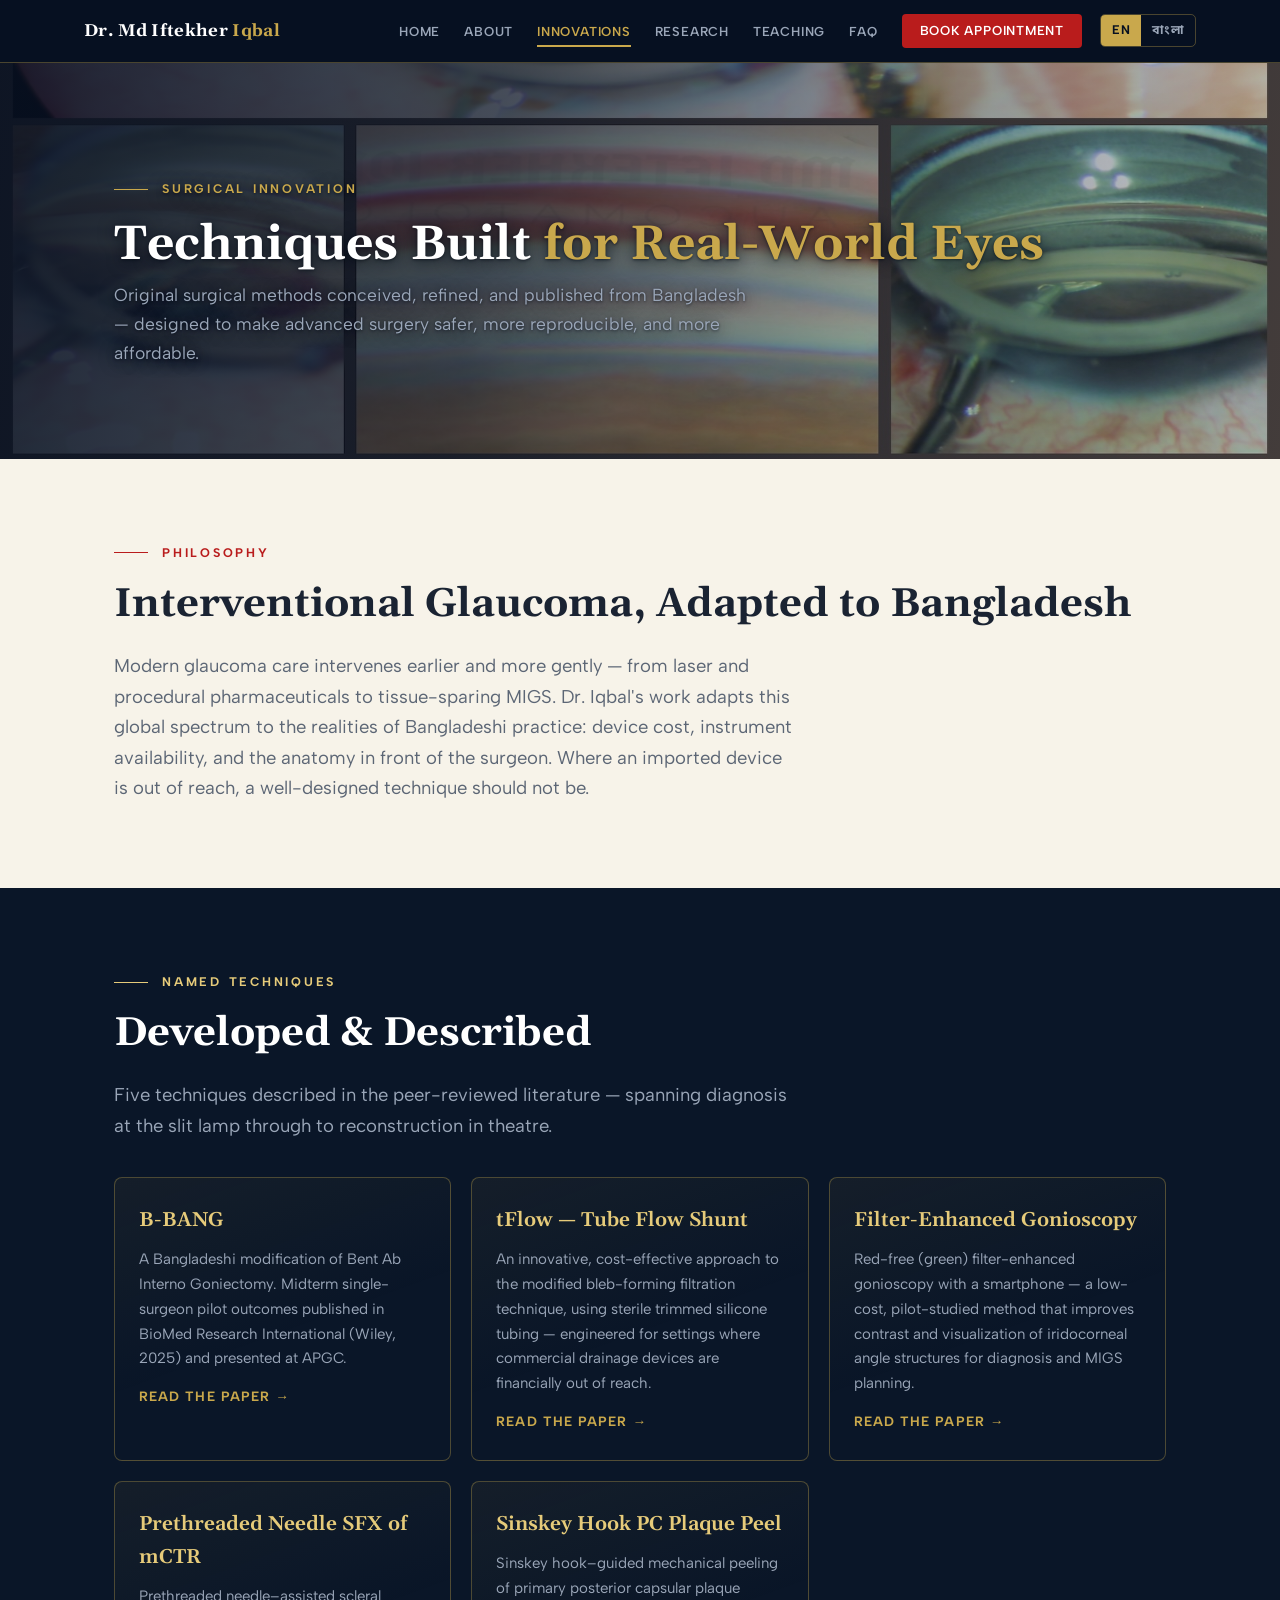
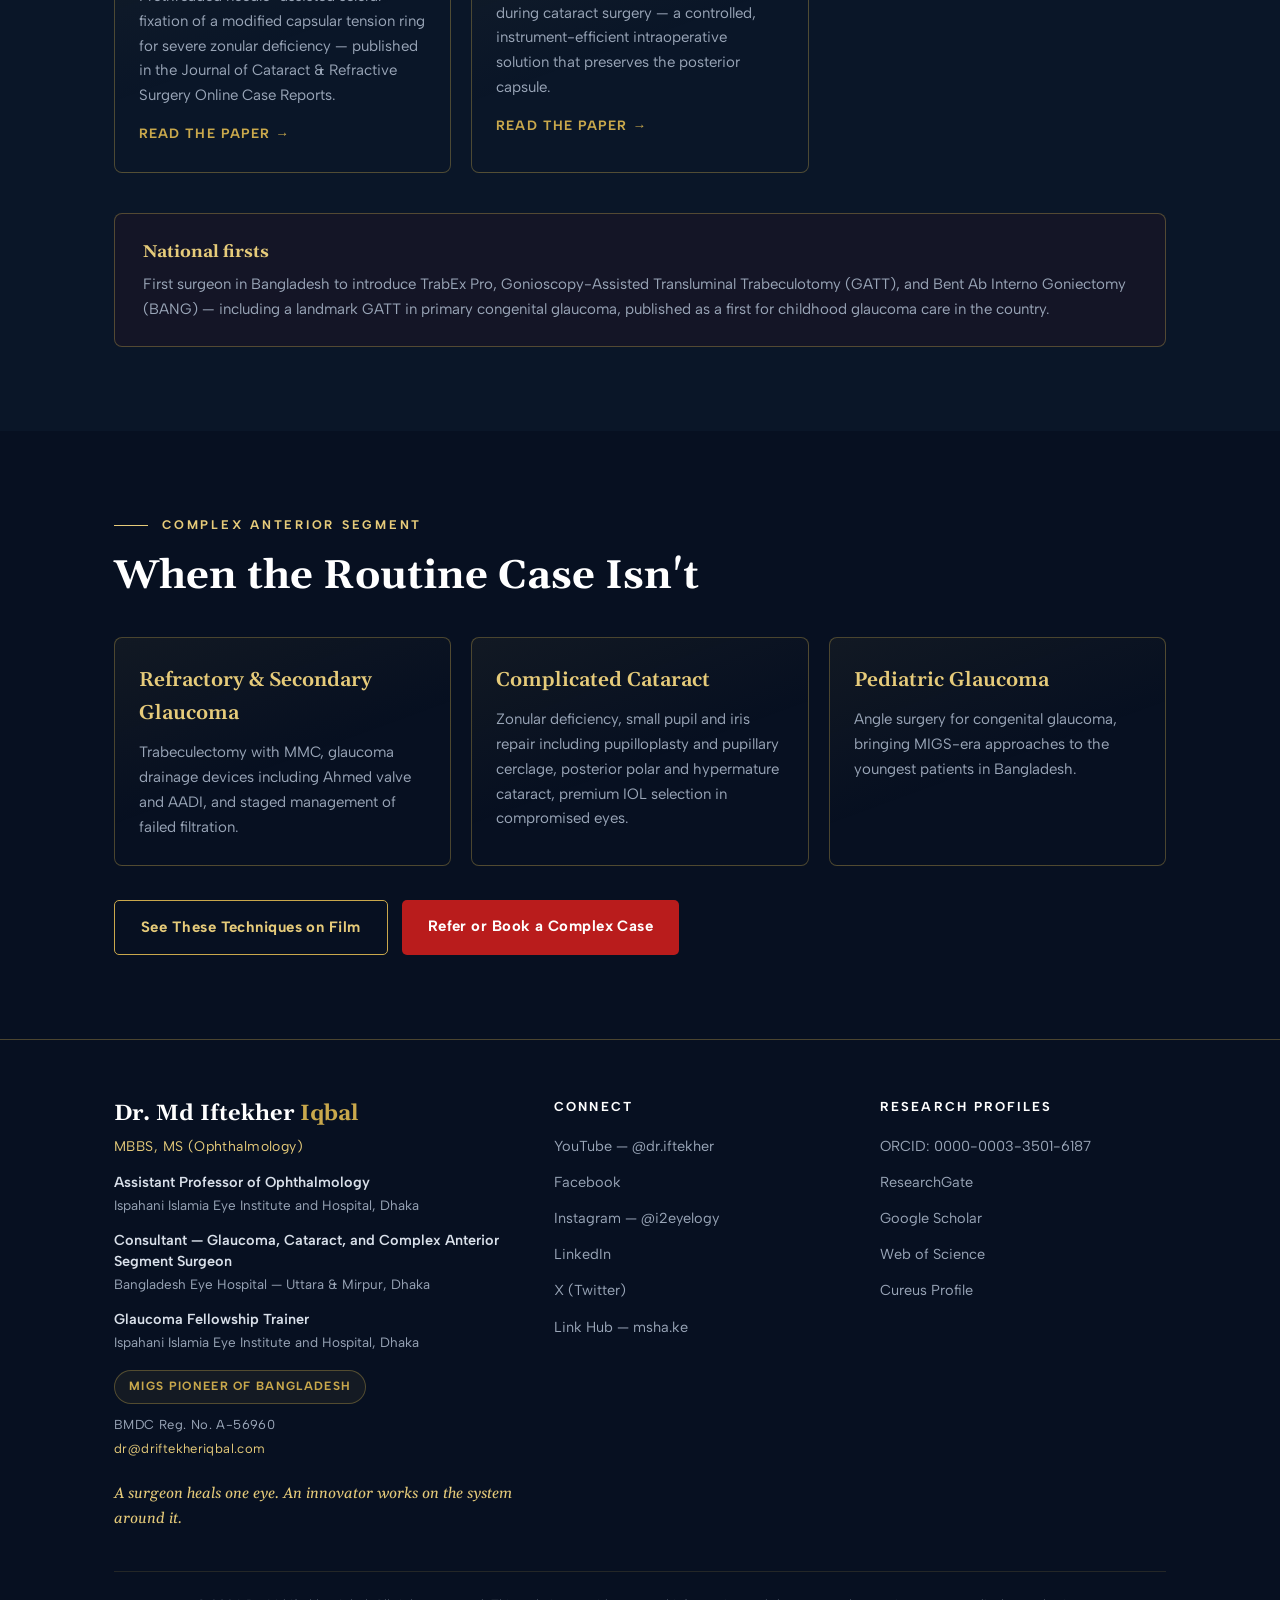
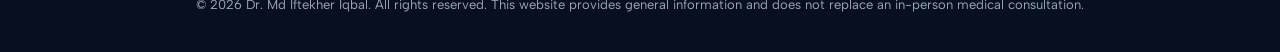
<file: innovations.html>
<!DOCTYPE html>
<html lang="en">
<head>
<meta charset="UTF-8">
<meta name="viewport" content="width=device-width, initial-scale=1.0">
<!-- ============================================================
     OFFICIAL WEBSITE — DR. MD IFTEKHER IQBAL, MBBS, MS
     HOW TO EDIT: look for comments marked  EDIT HERE  below.
     Change only the text between tags; never delete the tags.
     Brand colours live in css/style.css (:root section).

     BILINGUAL STRUCTURE
       page.html      = English
       page-bn.html   = Bangla (বাংলা)
     The two are independent files. When you change a fact in one
     (a phone number, a new award), change it in BOTH so the
     versions stay consistent.
     ============================================================ -->
<title>Surgical Innovations | Dr. Md Iftekher Iqbal — B-BANG, tFlow & Named Techniques</title>
<meta name="description" content="Named surgical techniques developed by Dr. Md Iftekher Iqbal: B-BANG, tFlow, Filter-Enhanced Gonioscopy, and national MIGS firsts in Bangladesh.">
<link rel="canonical" href="https://driftekheriqbal.com/innovations.html">
<meta property="og:url" content="https://driftekheriqbal.com/innovations.html">
<meta property="og:image" content="https://driftekheriqbal.com/photo.jpg">
<meta property="og:image:alt" content="Dr. Md Iftekher Iqbal">
<meta property="og:site_name" content="Dr. Md Iftekher Iqbal">
<meta property="og:locale" content="en_US">
<meta property="og:locale:alternate" content="bn_BD">
<meta name="twitter:card" content="summary_large_image">
<meta name="twitter:title" content="Dr. Md Iftekher Iqbal">
<meta name="twitter:image" content="https://driftekheriqbal.com/photo.jpg">
<meta name="theme-color" content="#0A1628">
<meta name="robots" content="index, follow, max-image-preview:large">
<link rel="icon" href="favicon.svg" type="image/svg+xml">
<link rel="apple-touch-icon" href="photo.jpg">
<meta name="author" content="Dr. Md Iftekher Iqbal">
<meta property="og:title" content="Surgical Innovations | Dr. Md Iftekher Iqbal — B-BANG, tFlow & Named Techniques">
<meta property="og:description" content="Named surgical techniques developed by Dr. Md Iftekher Iqbal: B-BANG, tFlow, Filter-Enhanced Gonioscopy, and national MIGS firsts in Bangladesh.">
<meta property="og:type" content="profile">
<link rel="alternate" hreflang="en" href="https://driftekheriqbal.com/innovations.html">
<link rel="alternate" hreflang="bn" href="https://driftekheriqbal.com/innovations-bn.html">
<link rel="alternate" hreflang="x-default" href="https://driftekheriqbal.com/innovations.html">
<link rel="preconnect" href="https://fonts.googleapis.com">
<link rel="preconnect" href="https://fonts.gstatic.com" crossorigin>
<link href="https://fonts.googleapis.com/css2?family=Gelasio:ital,wght@0,400;0,600;0,700;1,400;1,600&family=Albert+Sans:wght@400;500;600;700&family=Noto+Sans+Bengali:wght@400;500;600;700&display=swap" rel="stylesheet">
<link rel="stylesheet" href="css/style.css">
</head>
<body>

<a class="skip-link" href="#main">Skip to content</a>
<nav class="nav" aria-label="Main navigation">
  <div class="nav-inner">
    <a class="nav-name" href="index.html">Dr. Md Iftekher <span>Iqbal</span></a>
    <ul class="nav-links" id="navlinks">
        <li><a href="index.html">Home</a></li>
        <li><a href="about.html">About</a></li>
        <li><a href="innovations.html" class="active">Innovations</a></li>
        <li><a href="research.html">Research</a></li>
        <li><a href="teaching.html">Teaching</a></li>
      <li><a href="faq.html">FAQ</a></li>
      <li><a href="appointments.html" class="nav-cta">Book Appointment</a></li>
    </ul>
    <div class="nav-actions">
      <!-- LANGUAGE TOGGLE — links this page to its twin in the other language -->
      <div class="lang-switch" role="group" aria-label="Language">
        <a href="innovations.html" class="active" lang="en">EN</a>
        <a href="innovations-bn.html" lang="bn">বাংলা</a>
      </div>
      <button class="nav-toggle" aria-label="Open menu" onclick="document.getElementById('navlinks').classList.toggle('open')">&#9776;</button>
    </div>
  </div>
</nav>

<header id="main" class="hero hero--page hero--innovations">
  <div class="wrap">
    <p class="eyebrow">Surgical Innovation</p>
    <h1>Techniques Built <em>for Real-World Eyes</em></h1>
    <p class="hero-sub">Original surgical methods conceived, refined, and published from Bangladesh — designed to make advanced surgery safer, more reproducible, and more affordable.</p>
  </div>
</header>

<section class="section section--cream">
  <div class="wrap">
    <p class="eyebrow eyebrow--red">Philosophy</p>
    <h2>Interventional Glaucoma, Adapted to Bangladesh</h2>
    <p class="lede">Modern glaucoma care intervenes earlier and more gently — from laser and procedural pharmaceuticals to tissue-sparing MIGS. Dr. Iqbal's work adapts this global spectrum to the realities of Bangladeshi practice: device cost, instrument availability, and the anatomy in front of the surgeon. Where an imported device is out of reach, a well-designed technique should not be.</p>
  </div>
</section>

<!-- EDIT HERE: TECHNIQUES -->
<section class="section section--navy">
  <div class="wrap">
    <p class="eyebrow">Named Techniques</p>
    <h2>Developed &amp; Described</h2>
    <p class="lede">Five techniques described in the peer-reviewed literature — spanning diagnosis at the slit lamp through to reconstruction in theatre.</p>
    <div class="card-grid">
      <div class="card">
        <h3>B-BANG</h3>
        <p>A Bangladeshi modification of Bent Ab Interno Goniectomy. Midterm single-surgeon pilot outcomes published in BioMed Research International (Wiley, 2025) and presented at APGC.</p>
        <a class="more" href="https://doi.org/10.1155/bmri/4125584" target="_blank" rel="noopener">Read the Paper &rarr;</a>
      </div>
      <div class="card">
        <h3>tFlow — Tube Flow Shunt</h3>
        <p>An innovative, cost-effective approach to the modified bleb-forming filtration technique, using sterile trimmed silicone tubing — engineered for settings where commercial drainage devices are financially out of reach.</p>
        <a class="more" href="https://doi.org/10.7759/cureus.82399" target="_blank" rel="noopener">Read the Paper &rarr;</a>
      </div>
      <div class="card">
        <h3>Filter-Enhanced Gonioscopy</h3>
        <p>Red-free (green) filter-enhanced gonioscopy with a smartphone — a low-cost, pilot-studied method that improves contrast and visualization of iridocorneal angle structures for diagnosis and MIGS planning.</p>
        <a class="more" href="https://doi.org/10.7759/cureus.51559" target="_blank" rel="noopener">Read the Paper &rarr;</a>
      </div>
      <div class="card">
        <h3>Prethreaded Needle SFX of mCTR</h3>
        <p>Prethreaded needle&ndash;assisted scleral fixation of a modified capsular tension ring for severe zonular deficiency — published in the Journal of Cataract &amp; Refractive Surgery Online Case Reports.</p>
        <a class="more" href="https://journals.lww.com/jcro/fulltext/2026/01000/prethreaded_needle_assisted_scleral_fixation_of_a.29.aspx" target="_blank" rel="noopener">Read the Paper &rarr;</a>
      </div>
      <div class="card">
        <h3>Sinskey Hook PC Plaque Peel</h3>
        <p>Sinskey hook&ndash;guided mechanical peeling of primary posterior capsular plaque during cataract surgery — a controlled, instrument-efficient intraoperative solution that preserves the posterior capsule.</p>
        <a class="more" href="https://doi.org/10.7759/cureus.107205" target="_blank" rel="noopener">Read the Paper &rarr;</a>
      </div>
    </div>
    <div class="callout">
      <b>National firsts</b>
      <p>First surgeon in Bangladesh to introduce TrabEx Pro, Gonioscopy-Assisted Transluminal Trabeculotomy (GATT), and Bent Ab Interno Goniectomy (BANG) — including a landmark GATT in primary congenital glaucoma, published as a first for childhood glaucoma care in the country.</p>
    </div>
  </div>
</section>

<section class="section section--deep">
  <div class="wrap">
    <p class="eyebrow">Complex Anterior Segment</p>
    <h2>When the Routine Case Isn't</h2>
    <div class="card-grid">
      <div class="card"><h3>Refractory &amp; Secondary Glaucoma</h3><p>Trabeculectomy with MMC, glaucoma drainage devices including Ahmed valve and AADI, and staged management of failed filtration.</p></div>
      <div class="card"><h3>Complicated Cataract</h3><p>Zonular deficiency, small pupil and iris repair including pupilloplasty and pupillary cerclage, posterior polar and hypermature cataract, premium IOL selection in compromised eyes.</p></div>
      <div class="card"><h3>Pediatric Glaucoma</h3><p>Angle surgery for congenital glaucoma, bringing MIGS-era approaches to the youngest patients in Bangladesh.</p></div>
    </div>
    <div class="cta-row" style="margin-top:34px">
      <a class="btn btn--ghost" href="teaching.html">See These Techniques on Film</a>
      <a class="btn btn--red" href="appointments.html">Refer or Book a Complex Case</a>
    </div>
  </div>
</section>

<!-- ================= FOOTER ================= -->
<footer>
  <div class="wrap">
    <div class="foot-grid">
      <div>
        <p class="foot-name">Dr. Md Iftekher <span>Iqbal</span></p>
        <p class="foot-degree">MBBS, MS (Ophthalmology)</p>
        <p class="foot-role">Assistant Professor of Ophthalmology</p>
        <p class="foot-org">Ispahani Islamia Eye Institute and Hospital, Dhaka</p>
        <p class="foot-role">Consultant — Glaucoma, Cataract, and Complex Anterior Segment Surgeon</p>
        <p class="foot-org">Bangladesh Eye Hospital — Uttara &amp; Mirpur, Dhaka</p>
        <p class="foot-role">Glaucoma Fellowship Trainer</p>
        <p class="foot-org">Ispahani Islamia Eye Institute and Hospital, Dhaka</p>
        <p class="foot-pioneer">MIGS Pioneer of Bangladesh</p>
        <p class="foot-bmdc">BMDC Reg. No. A-56960</p>
        <p class="foot-bmdc"><a href="mailto:dr@driftekheriqbal.com">dr@driftekheriqbal.com</a></p>
        <p class="foot-line">A surgeon heals one eye. An innovator works on the system around it.</p>
      </div>
      <div>
        <h4>Connect</h4>
        <ul>
          <li><a href="https://www.youtube.com/@dr.iftekher" target="_blank" rel="noopener">YouTube — @dr.iftekher</a></li>
          <li><a href="https://www.facebook.com/dr.iftekher.oph" target="_blank" rel="noopener">Facebook</a></li>
          <li><a href="https://instagram.com/i2eyelogy" target="_blank" rel="noopener">Instagram — @i2eyelogy</a></li>
          <li><a href="https://www.linkedin.com/in/iftekher-iqbal" target="_blank" rel="noopener">LinkedIn</a></li>
          <li><a href="https://x.com/iftekher_iqbal" target="_blank" rel="noopener">X (Twitter)</a></li>
          <li><a href="https://msha.ke/dr.iftekher" target="_blank" rel="noopener">Link Hub — msha.ke</a></li>
        </ul>
      </div>
      <div>
        <h4>Research Profiles</h4>
        <ul>
          <li><a href="https://orcid.org/0000-0003-3501-6187" target="_blank" rel="noopener">ORCID: 0000-0003-3501-6187</a></li>
          <li><a href="https://www.researchgate.net/profile/Md-Iftekher-Iqbal" target="_blank" rel="noopener">ResearchGate</a></li>
          <li><a href="https://scholar.google.com/citations?user=cHionpIAAAAJ" target="_blank" rel="noopener">Google Scholar</a></li>
          <li><a href="https://www.webofscience.com/wos/author/record/AAH-5555-2019" target="_blank" rel="noopener">Web of Science</a></li>
          <li><a href="https://www.cureus.com/users/389675-md-iftekher-iqbal" target="_blank" rel="noopener">Cureus Profile</a></li>
        </ul>
      </div>
    </div>
    <p class="copyright">&copy; 2026 Dr. Md Iftekher Iqbal. All rights reserved. This website provides general information and does not replace an in-person medical consultation.</p>
  </div>
</footer>

</body>
</html>
</file>
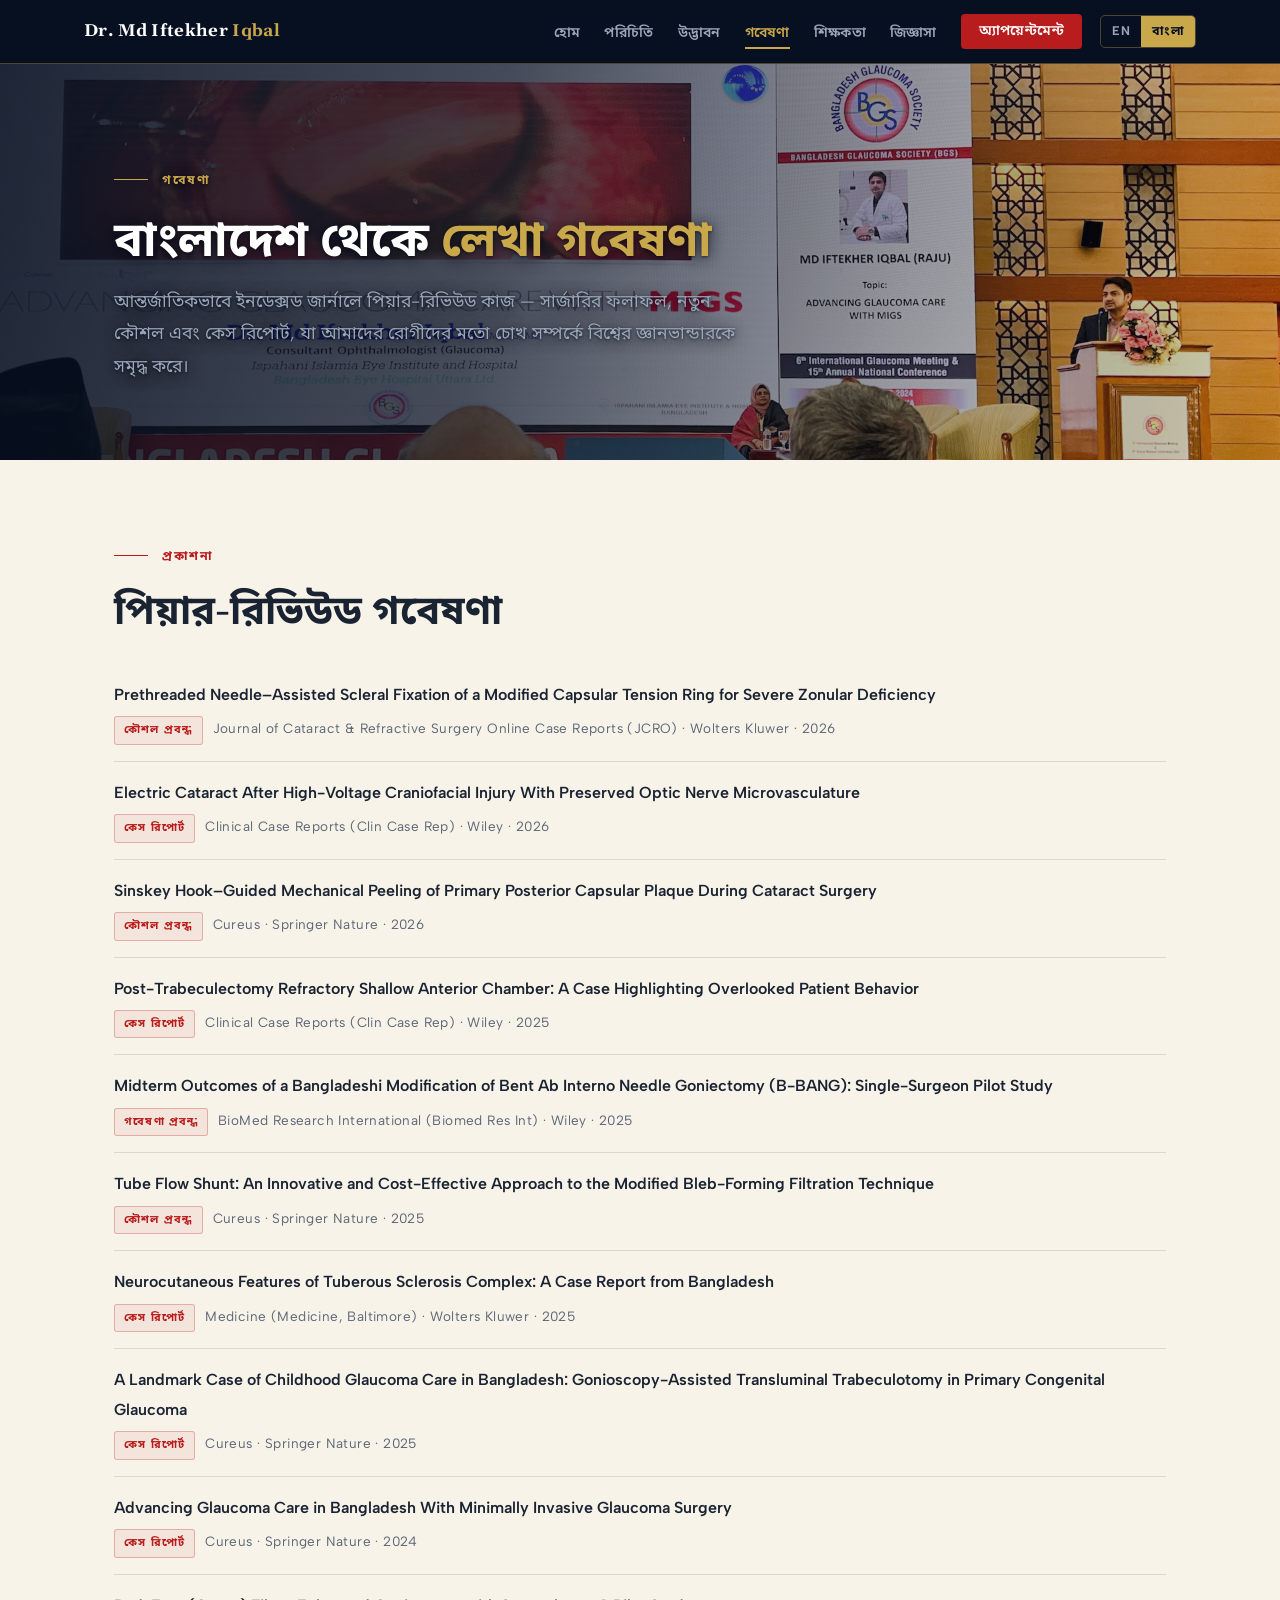
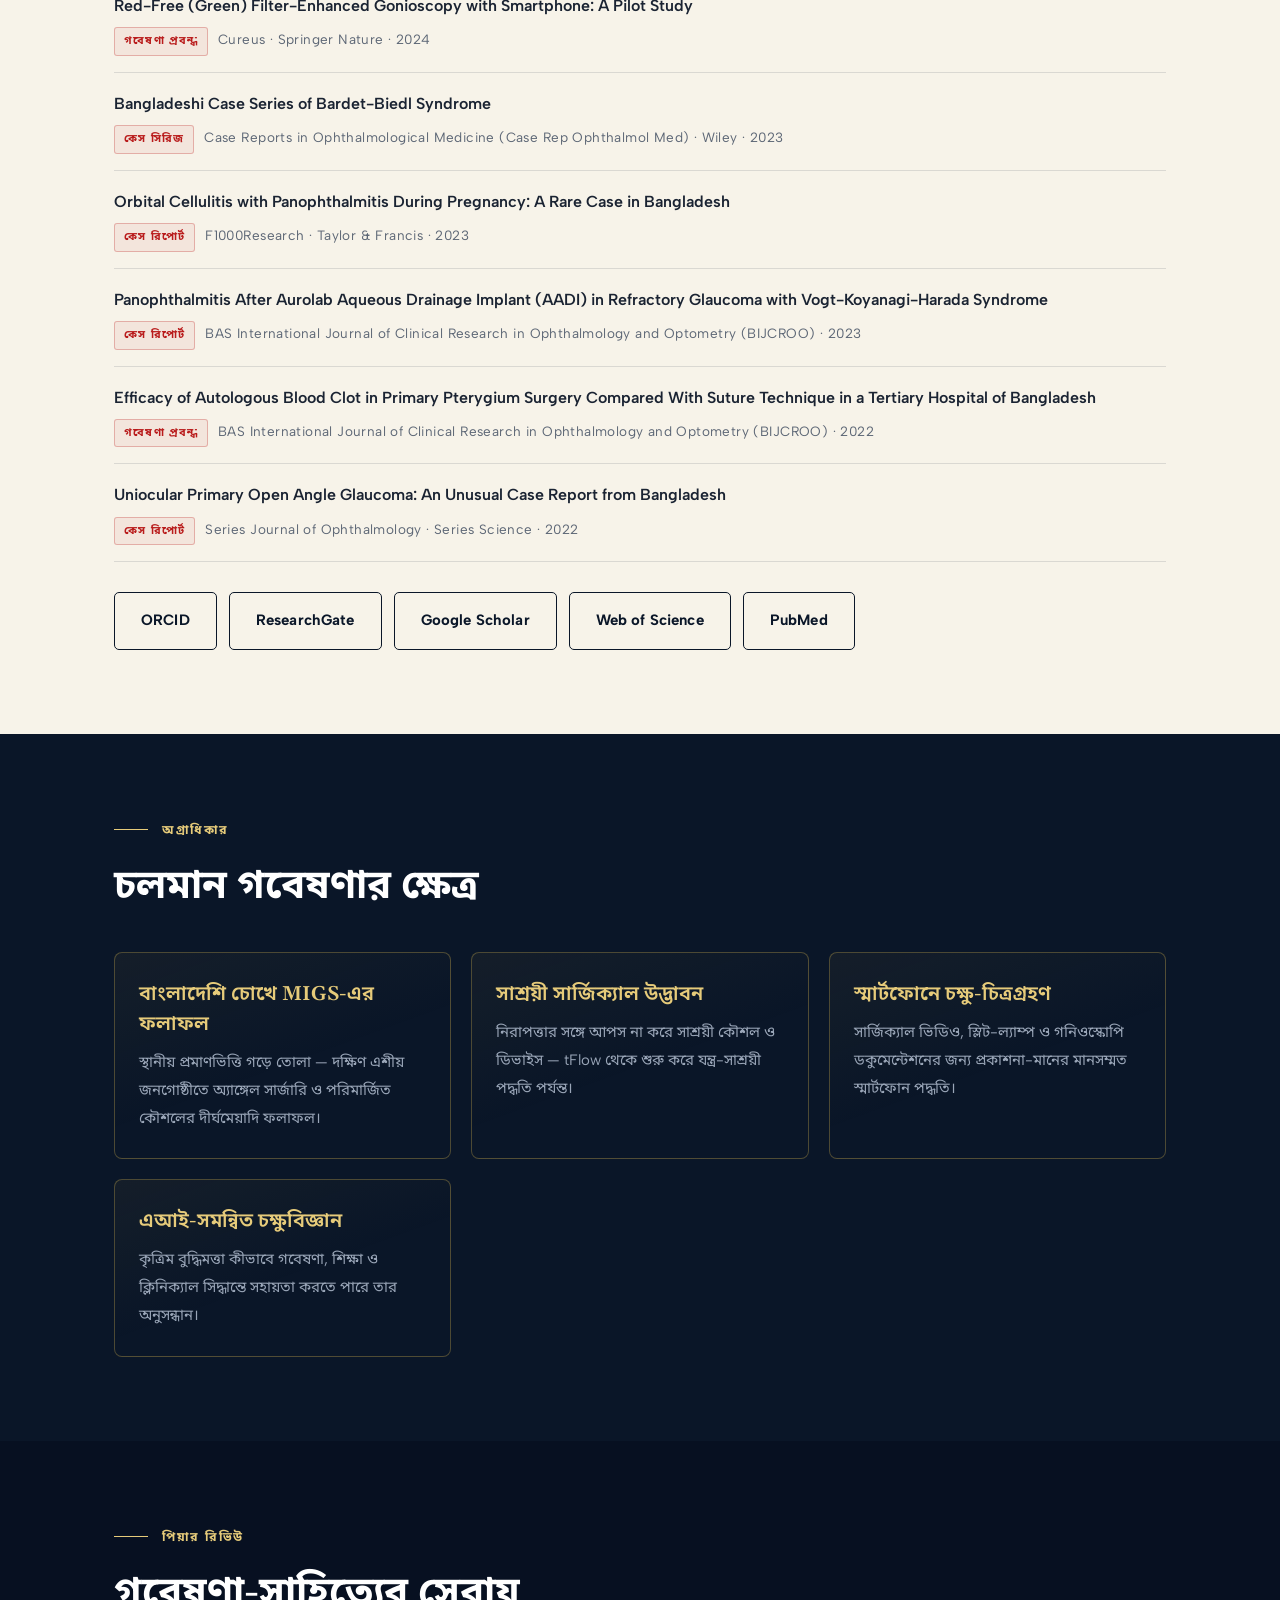
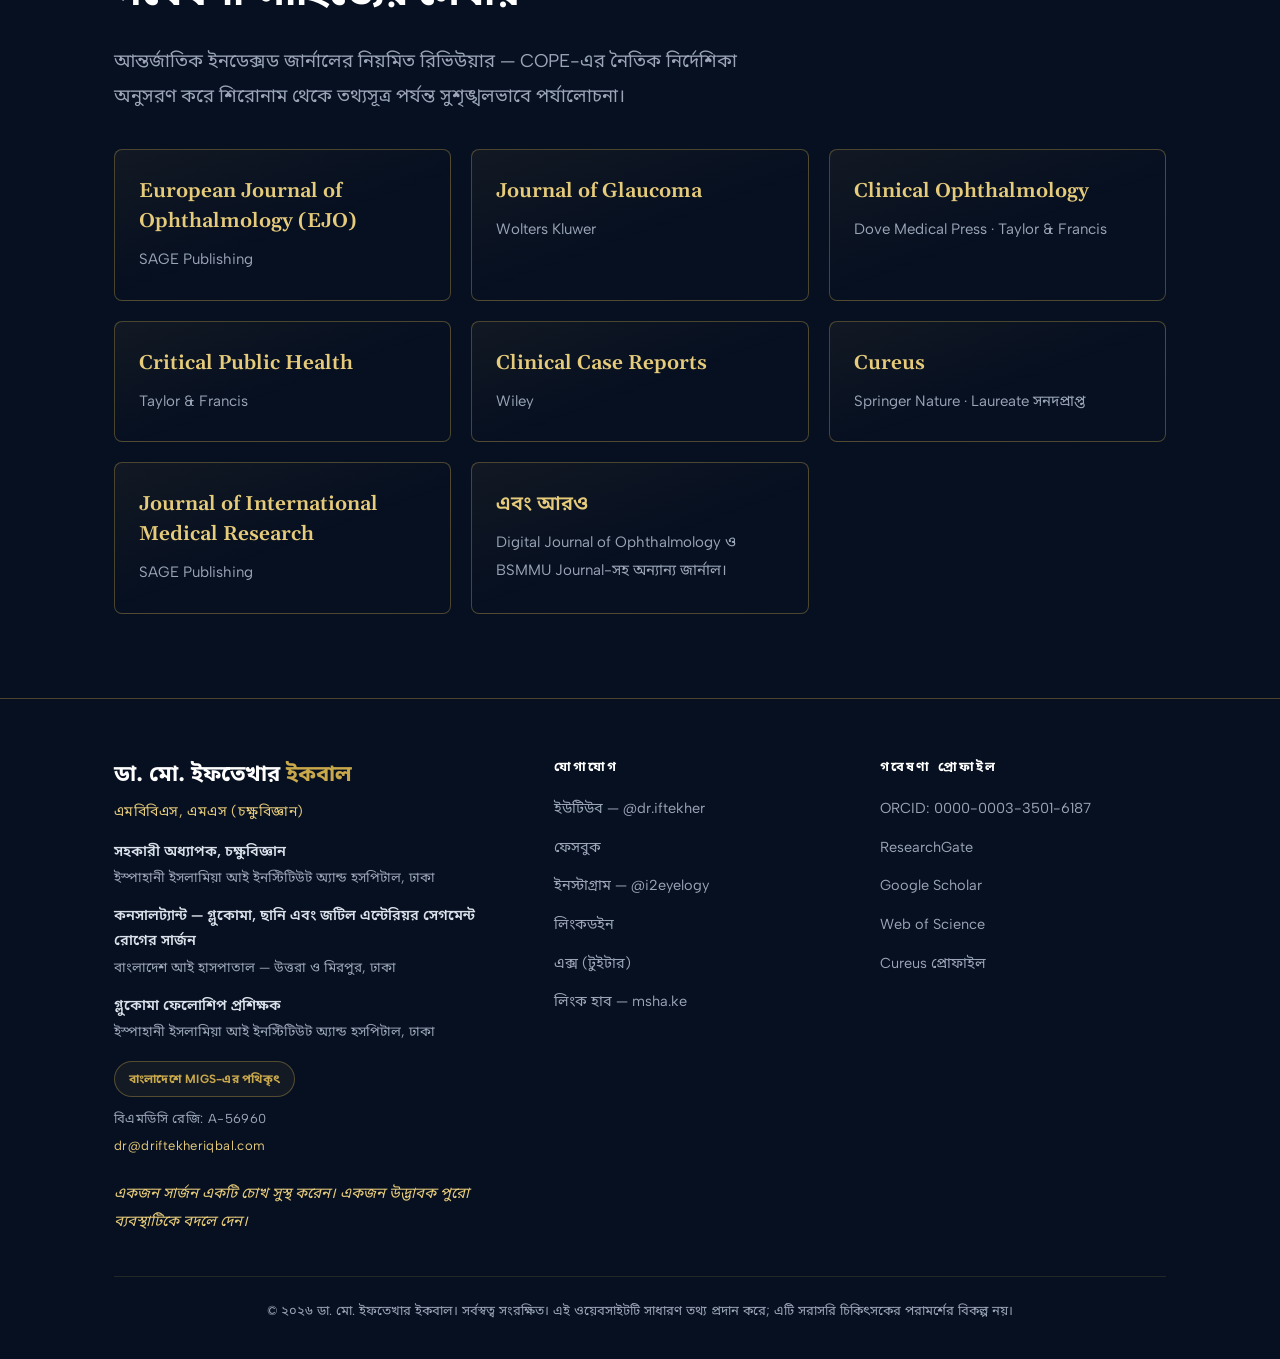
<file: research-bn.html>
<!DOCTYPE html>
<html lang="bn">
<head>
<meta charset="UTF-8">
<meta name="viewport" content="width=device-width, initial-scale=1.0">
<!-- ============================================================
     OFFICIAL WEBSITE — DR. MD IFTEKHER IQBAL, MBBS, MS
     HOW TO EDIT: look for comments marked  EDIT HERE  below.
     Change only the text between tags; never delete the tags.
     Brand colours live in css/style.css (:root section).

     BILINGUAL STRUCTURE
       page.html      = English
       page-bn.html   = Bangla (বাংলা)
     The two are independent files. When you change a fact in one
     (a phone number, a new award), change it in BOTH so the
     versions stay consistent.
     ============================================================ -->
<title>গবেষণা ও প্রকাশনা | ডা. মো. ইফতেখার ইকবাল</title>
<meta name="description" content="ডা. মো. ইফতেখার ইকবালের পিয়ার-রিভিউড প্রকাশনা, চলমান গবেষণা এবং জার্নাল রিভিউয়ার হিসেবে ভূমিকা।">
<link rel="canonical" href="https://driftekheriqbal.com/research-bn.html">
<meta property="og:url" content="https://driftekheriqbal.com/research-bn.html">
<meta property="og:image" content="https://driftekheriqbal.com/photo.jpg">
<meta property="og:image:alt" content="Dr. Md Iftekher Iqbal">
<meta property="og:site_name" content="Dr. Md Iftekher Iqbal">
<meta property="og:locale" content="bn_BD">
<meta property="og:locale:alternate" content="en_US">
<meta name="twitter:card" content="summary_large_image">
<meta name="twitter:title" content="Dr. Md Iftekher Iqbal">
<meta name="twitter:image" content="https://driftekheriqbal.com/photo.jpg">
<meta name="theme-color" content="#0A1628">
<meta name="robots" content="index, follow, max-image-preview:large">
<link rel="icon" href="favicon.svg" type="image/svg+xml">
<link rel="apple-touch-icon" href="photo.jpg">
<meta name="author" content="Dr. Md Iftekher Iqbal">
<meta property="og:title" content="গবেষণা ও প্রকাশনা | ডা. মো. ইফতেখার ইকবাল">
<meta property="og:description" content="ডা. মো. ইফতেখার ইকবালের পিয়ার-রিভিউড প্রকাশনা, চলমান গবেষণা এবং জার্নাল রিভিউয়ার হিসেবে ভূমিকা।">
<meta property="og:type" content="profile">
<link rel="alternate" hreflang="en" href="https://driftekheriqbal.com/research.html">
<link rel="alternate" hreflang="bn" href="https://driftekheriqbal.com/research-bn.html">
<link rel="alternate" hreflang="x-default" href="https://driftekheriqbal.com/research.html">
<link rel="preconnect" href="https://fonts.googleapis.com">
<link rel="preconnect" href="https://fonts.gstatic.com" crossorigin>
<link href="https://fonts.googleapis.com/css2?family=Gelasio:ital,wght@0,400;0,600;0,700;1,400;1,600&family=Albert+Sans:wght@400;500;600;700&family=Noto+Sans+Bengali:wght@400;500;600;700&display=swap" rel="stylesheet">
<link rel="stylesheet" href="css/style.css">
</head>
<body class="bn-page">

<a class="skip-link" href="#main">মূল অংশে যান</a>
<nav class="nav" aria-label="Main navigation">
  <div class="nav-inner">
    <a class="nav-name" href="index-bn.html">Dr. Md Iftekher <span>Iqbal</span></a>
    <ul class="nav-links" id="navlinks">
        <li><a href="index-bn.html">হোম</a></li>
        <li><a href="about-bn.html">পরিচিতি</a></li>
        <li><a href="innovations-bn.html">উদ্ভাবন</a></li>
        <li><a href="research-bn.html" class="active">গবেষণা</a></li>
        <li><a href="teaching-bn.html">শিক্ষকতা</a></li>
      <li><a href="faq-bn.html">জিজ্ঞাসা</a></li>
      <li><a href="appointments-bn.html" class="nav-cta">অ্যাপয়েন্টমেন্ট</a></li>
    </ul>
    <div class="nav-actions">
      <!-- LANGUAGE TOGGLE — links this page to its twin in the other language -->
      <div class="lang-switch" role="group" aria-label="Language">
        <a href="research.html" lang="en">EN</a>
        <a href="research-bn.html" class="active" lang="bn">বাংলা</a>
      </div>
      <button class="nav-toggle" aria-label="মেনু" onclick="document.getElementById('navlinks').classList.toggle('open')">&#9776;</button>
    </div>
  </div>
</nav>

<header id="main" class="hero hero--page hero--research">
  <div class="wrap">
    <p class="eyebrow">গবেষণা</p>
    <h1>বাংলাদেশ থেকে <em>লেখা গবেষণা</em></h1>
    <p class="hero-sub">আন্তর্জাতিকভাবে ইনডেক্সড জার্নালে পিয়ার-রিভিউড কাজ — সার্জারির ফলাফল, নতুন কৌশল এবং কেস রিপোর্ট, যা আমাদের রোগীদের মতো চোখ সম্পর্কে বিশ্বের জ্ঞানভান্ডারকে সমৃদ্ধ করে।</p>
  </div>
</header>

<!-- EDIT HERE: প্রকাশনা — নতুন গবেষণাপত্র তালিকার শুরুতে যোগ করুন।
     research.html-এও একই পরিবর্তন করুন। -->
<section class="section section--cream">
  <div class="wrap">
    <p class="eyebrow eyebrow--red">প্রকাশনা</p>
    <h2>পিয়ার-রিভিউড গবেষণা</h2>
    <ul class="pub-list">

      <li><a href="https://journals.lww.com/jcro/fulltext/2026/01000/prethreaded_needle_assisted_scleral_fixation_of_a.29.aspx" target="_blank" rel="noopener">Prethreaded Needle&ndash;Assisted Scleral Fixation of a Modified Capsular Tension Ring for Severe Zonular Deficiency</a>
        <em><span class="pub-type">কৌশল প্রবন্ধ</span>Journal of Cataract &amp; Refractive Surgery Online Case Reports (JCRO) &middot; Wolters Kluwer &middot; 2026</em></li>

      <li><a href="https://doi.org/10.1002/ccr3.72882" target="_blank" rel="noopener">Electric Cataract After High-Voltage Craniofacial Injury With Preserved Optic Nerve Microvasculature</a>
        <em><span class="pub-type">কেস রিপোর্ট</span>Clinical Case Reports (Clin Case Rep) &middot; Wiley &middot; 2026</em></li>

      <li><a href="https://doi.org/10.7759/cureus.107205" target="_blank" rel="noopener">Sinskey Hook&ndash;Guided Mechanical Peeling of Primary Posterior Capsular Plaque During Cataract Surgery</a>
        <em><span class="pub-type">কৌশল প্রবন্ধ</span>Cureus &middot; Springer Nature &middot; 2026</em></li>

      <li><a href="https://doi.org/10.1002/ccr3.70970" target="_blank" rel="noopener">Post-Trabeculectomy Refractory Shallow Anterior Chamber: A Case Highlighting Overlooked Patient Behavior</a>
        <em><span class="pub-type">কেস রিপোর্ট</span>Clinical Case Reports (Clin Case Rep) &middot; Wiley &middot; 2025</em></li>

      <li><a href="https://doi.org/10.1155/bmri/4125584" target="_blank" rel="noopener">Midterm Outcomes of a Bangladeshi Modification of Bent Ab Interno Needle Goniectomy (B-BANG): Single-Surgeon Pilot Study</a>
        <em><span class="pub-type">গবেষণা প্রবন্ধ</span>BioMed Research International (Biomed Res Int) &middot; Wiley &middot; 2025</em></li>

      <li><a href="https://doi.org/10.7759/cureus.82399" target="_blank" rel="noopener">Tube Flow Shunt: An Innovative and Cost-Effective Approach to the Modified Bleb-Forming Filtration Technique</a>
        <em><span class="pub-type">কৌশল প্রবন্ধ</span>Cureus &middot; Springer Nature &middot; 2025</em></li>

      <li><a href="https://doi.org/10.1097/MD.0000000000042534" target="_blank" rel="noopener">Neurocutaneous Features of Tuberous Sclerosis Complex: A Case Report from Bangladesh</a>
        <em><span class="pub-type">কেস রিপোর্ট</span>Medicine (Medicine, Baltimore) &middot; Wolters Kluwer &middot; 2025</em></li>

      <li><a href="https://doi.org/10.7759/cureus.79492" target="_blank" rel="noopener">A Landmark Case of Childhood Glaucoma Care in Bangladesh: Gonioscopy-Assisted Transluminal Trabeculotomy in Primary Congenital Glaucoma</a>
        <em><span class="pub-type">কেস রিপোর্ট</span>Cureus &middot; Springer Nature &middot; 2025</em></li>

      <li><a href="https://doi.org/10.7759/cureus.60905" target="_blank" rel="noopener">Advancing Glaucoma Care in Bangladesh With Minimally Invasive Glaucoma Surgery</a>
        <em><span class="pub-type">কেস রিপোর্ট</span>Cureus &middot; Springer Nature &middot; 2024</em></li>

      <li><a href="https://doi.org/10.7759/cureus.51559" target="_blank" rel="noopener">Red-Free (Green) Filter-Enhanced Gonioscopy with Smartphone: A Pilot Study</a>
        <em><span class="pub-type">গবেষণা প্রবন্ধ</span>Cureus &middot; Springer Nature &middot; 2024</em></li>

      <li><a href="https://doi.org/10.1155/2023/4017010" target="_blank" rel="noopener">Bangladeshi Case Series of Bardet-Biedl Syndrome</a>
        <em><span class="pub-type">কেস সিরিজ</span>Case Reports in Ophthalmological Medicine (Case Rep Ophthalmol Med) &middot; Wiley &middot; 2023</em></li>

      <li><a href="https://f1000research.com/articles/12-1003/v2" target="_blank" rel="noopener">Orbital Cellulitis with Panophthalmitis During Pregnancy: A Rare Case in Bangladesh</a>
        <em><span class="pub-type">কেস রিপোর্ট</span>F1000Research &middot; Taylor &amp; Francis &middot; 2023</em></li>

      <li><a href="https://doi.org/10.54646/bijcroo.2023.22" target="_blank" rel="noopener">Panophthalmitis After Aurolab Aqueous Drainage Implant (AADI) in Refractory Glaucoma with Vogt-Koyanagi-Harada Syndrome</a>
        <em><span class="pub-type">কেস রিপোর্ট</span>BAS International Journal of Clinical Research in Ophthalmology and Optometry (BIJCROO) &middot; 2023</em></li>

      <li><a href="https://doi.org/10.54646/bijcroo.2022.21" target="_blank" rel="noopener">Efficacy of Autologous Blood Clot in Primary Pterygium Surgery Compared With Suture Technique in a Tertiary Hospital of Bangladesh</a>
        <em><span class="pub-type">গবেষণা প্রবন্ধ</span>BAS International Journal of Clinical Research in Ophthalmology and Optometry (BIJCROO) &middot; 2022</em></li>

      <li><a href="https://seriesscience.com/glaucoma/" target="_blank" rel="noopener">Uniocular Primary Open Angle Glaucoma: An Unusual Case Report from Bangladesh</a>
        <em><span class="pub-type">কেস রিপোর্ট</span>Series Journal of Ophthalmology &middot; Series Science &middot; 2022</em></li>

    </ul>
    <div class="profiles">
      <a class="btn btn--navy" href="https://orcid.org/0000-0003-3501-6187" target="_blank" rel="noopener">ORCID</a>
      <a class="btn btn--navy" href="https://www.researchgate.net/profile/Md-Iftekher-Iqbal" target="_blank" rel="noopener">ResearchGate</a>
      <a class="btn btn--navy" href="https://scholar.google.com/citations?user=cHionpIAAAAJ" target="_blank" rel="noopener">Google Scholar</a>
      <a class="btn btn--navy" href="https://www.webofscience.com/wos/author/record/AAH-5555-2019" target="_blank" rel="noopener">Web of Science</a>
      <a class="btn btn--navy" href="https://pubmed.ncbi.nlm.nih.gov/?term=Iqbal+Md+Iftekher" target="_blank" rel="noopener">PubMed</a>
    </div>
  </div>
</section>

<section class="section section--navy">
  <div class="wrap">
    <p class="eyebrow">অগ্রাধিকার</p>
    <h2>চলমান গবেষণার ক্ষেত্র</h2>
    <div class="card-grid">
      <div class="card"><h3>বাংলাদেশি চোখে MIGS-এর ফলাফল</h3><p>স্থানীয় প্রমাণভিত্তি গড়ে তোলা — দক্ষিণ এশীয় জনগোষ্ঠীতে অ্যাঙ্গেল সার্জারি ও পরিমার্জিত কৌশলের দীর্ঘমেয়াদি ফলাফল।</p></div>
      <div class="card"><h3>সাশ্রয়ী সার্জিক্যাল উদ্ভাবন</h3><p>নিরাপত্তার সঙ্গে আপস না করে সাশ্রয়ী কৌশল ও ডিভাইস — tFlow থেকে শুরু করে যন্ত্র-সাশ্রয়ী পদ্ধতি পর্যন্ত।</p></div>
      <div class="card"><h3>স্মার্টফোনে চক্ষু-চিত্রগ্রহণ</h3><p>সার্জিক্যাল ভিডিও, স্লিট-ল্যাম্প ও গনিওস্কোপি ডকুমেন্টেশনের জন্য প্রকাশনা-মানের মানসম্মত স্মার্টফোন পদ্ধতি।</p></div>
      <div class="card"><h3>এআই-সমন্বিত চক্ষুবিজ্ঞান</h3><p>কৃত্রিম বুদ্ধিমত্তা কীভাবে গবেষণা, শিক্ষা ও ক্লিনিক্যাল সিদ্ধান্তে সহায়তা করতে পারে তার অনুসন্ধান।</p></div>
    </div>
  </div>
</section>

<section class="section section--deep">
  <div class="wrap">
    <p class="eyebrow">পিয়ার রিভিউ</p>
    <h2>গবেষণা-সাহিত্যের সেবায়</h2>
    <p class="lede">আন্তর্জাতিক ইনডেক্সড জার্নালের নিয়মিত রিভিউয়ার — COPE-এর নৈতিক নির্দেশিকা অনুসরণ করে শিরোনাম থেকে তথ্যসূত্র পর্যন্ত সুশৃঙ্খলভাবে পর্যালোচনা।</p>
    <div class="card-grid">
      <div class="card"><h3>European Journal of Ophthalmology (EJO)</h3><p>SAGE Publishing</p></div>
      <div class="card"><h3>Journal of Glaucoma</h3><p>Wolters Kluwer</p></div>
      <div class="card"><h3>Clinical Ophthalmology</h3><p>Dove Medical Press &middot; Taylor &amp; Francis</p></div>
      <div class="card"><h3>Critical Public Health</h3><p>Taylor &amp; Francis</p></div>
      <div class="card"><h3>Clinical Case Reports</h3><p>Wiley</p></div>
      <div class="card"><h3>Cureus</h3><p>Springer Nature &middot; Laureate সনদপ্রাপ্ত</p></div>
      <div class="card"><h3>Journal of International Medical Research</h3><p>SAGE Publishing</p></div>
      <div class="card"><h3>এবং আরও</h3><p>Digital Journal of Ophthalmology ও BSMMU Journal-সহ অন্যান্য জার্নাল।</p></div>
    </div>
  </div>
</section>

<!-- ================= ফুটার ================= -->
<footer>
  <div class="wrap">
    <div class="foot-grid">
      <div>
        <p class="foot-name">ডা. মো. ইফতেখার <span>ইকবাল</span></p>
        <p class="foot-degree">এমবিবিএস, এমএস (চক্ষুবিজ্ঞান)</p>
        <p class="foot-role">সহকারী অধ্যাপক, চক্ষুবিজ্ঞান</p>
        <p class="foot-org">ইস্পাহানী ইসলামিয়া আই ইনস্টিটিউট অ্যান্ড হসপিটাল, ঢাকা</p>
        <p class="foot-role">কনসালট্যান্ট — গ্লুকোমা, ছানি এবং জটিল এন্টেরিয়র সেগমেন্ট রোগের সার্জন</p>
        <p class="foot-org">বাংলাদেশ আই হাসপাতাল — উত্তরা ও মিরপুর, ঢাকা</p>
        <p class="foot-role">গ্লুকোমা ফেলোশিপ প্রশিক্ষক</p>
        <p class="foot-org">ইস্পাহানী ইসলামিয়া আই ইনস্টিটিউট অ্যান্ড হসপিটাল, ঢাকা</p>
        <p class="foot-pioneer">বাংলাদেশে MIGS-এর পথিকৃৎ</p>
        <p class="foot-bmdc">বিএমডিসি রেজি: A-56960</p>
        <p class="foot-bmdc"><a href="mailto:dr@driftekheriqbal.com">dr@driftekheriqbal.com</a></p>
        <p class="foot-line">একজন সার্জন একটি চোখ সুস্থ করেন। একজন উদ্ভাবক পুরো ব্যবস্থাটিকে বদলে দেন।</p>
      </div>
      <div>
        <h4>যোগাযোগ</h4>
        <ul>
          <li><a href="https://www.youtube.com/@dr.iftekher" target="_blank" rel="noopener">ইউটিউব — @dr.iftekher</a></li>
          <li><a href="https://www.facebook.com/dr.iftekher.oph" target="_blank" rel="noopener">ফেসবুক</a></li>
          <li><a href="https://instagram.com/i2eyelogy" target="_blank" rel="noopener">ইনস্টাগ্রাম — @i2eyelogy</a></li>
          <li><a href="https://www.linkedin.com/in/iftekher-iqbal" target="_blank" rel="noopener">লিংকডইন</a></li>
          <li><a href="https://x.com/iftekher_iqbal" target="_blank" rel="noopener">এক্স (টুইটার)</a></li>
          <li><a href="https://msha.ke/dr.iftekher" target="_blank" rel="noopener">লিংক হাব — msha.ke</a></li>
        </ul>
      </div>
      <div>
        <h4>গবেষণা প্রোফাইল</h4>
        <ul>
          <li><a href="https://orcid.org/0000-0003-3501-6187" target="_blank" rel="noopener">ORCID: 0000-0003-3501-6187</a></li>
          <li><a href="https://www.researchgate.net/profile/Md-Iftekher-Iqbal" target="_blank" rel="noopener">ResearchGate</a></li>
          <li><a href="https://scholar.google.com/citations?user=cHionpIAAAAJ" target="_blank" rel="noopener">Google Scholar</a></li>
          <li><a href="https://www.webofscience.com/wos/author/record/AAH-5555-2019" target="_blank" rel="noopener">Web of Science</a></li>
          <li><a href="https://www.cureus.com/users/389675-md-iftekher-iqbal" target="_blank" rel="noopener">Cureus প্রোফাইল</a></li>
        </ul>
      </div>
    </div>
    <p class="copyright">&copy; ২০২৬ ডা. মো. ইফতেখার ইকবাল। সর্বস্বত্ব সংরক্ষিত। এই ওয়েবসাইটটি সাধারণ তথ্য প্রদান করে; এটি সরাসরি চিকিৎসকের পরামর্শের বিকল্প নয়।</p>
  </div>
</footer>

</body>
</html>
</file>
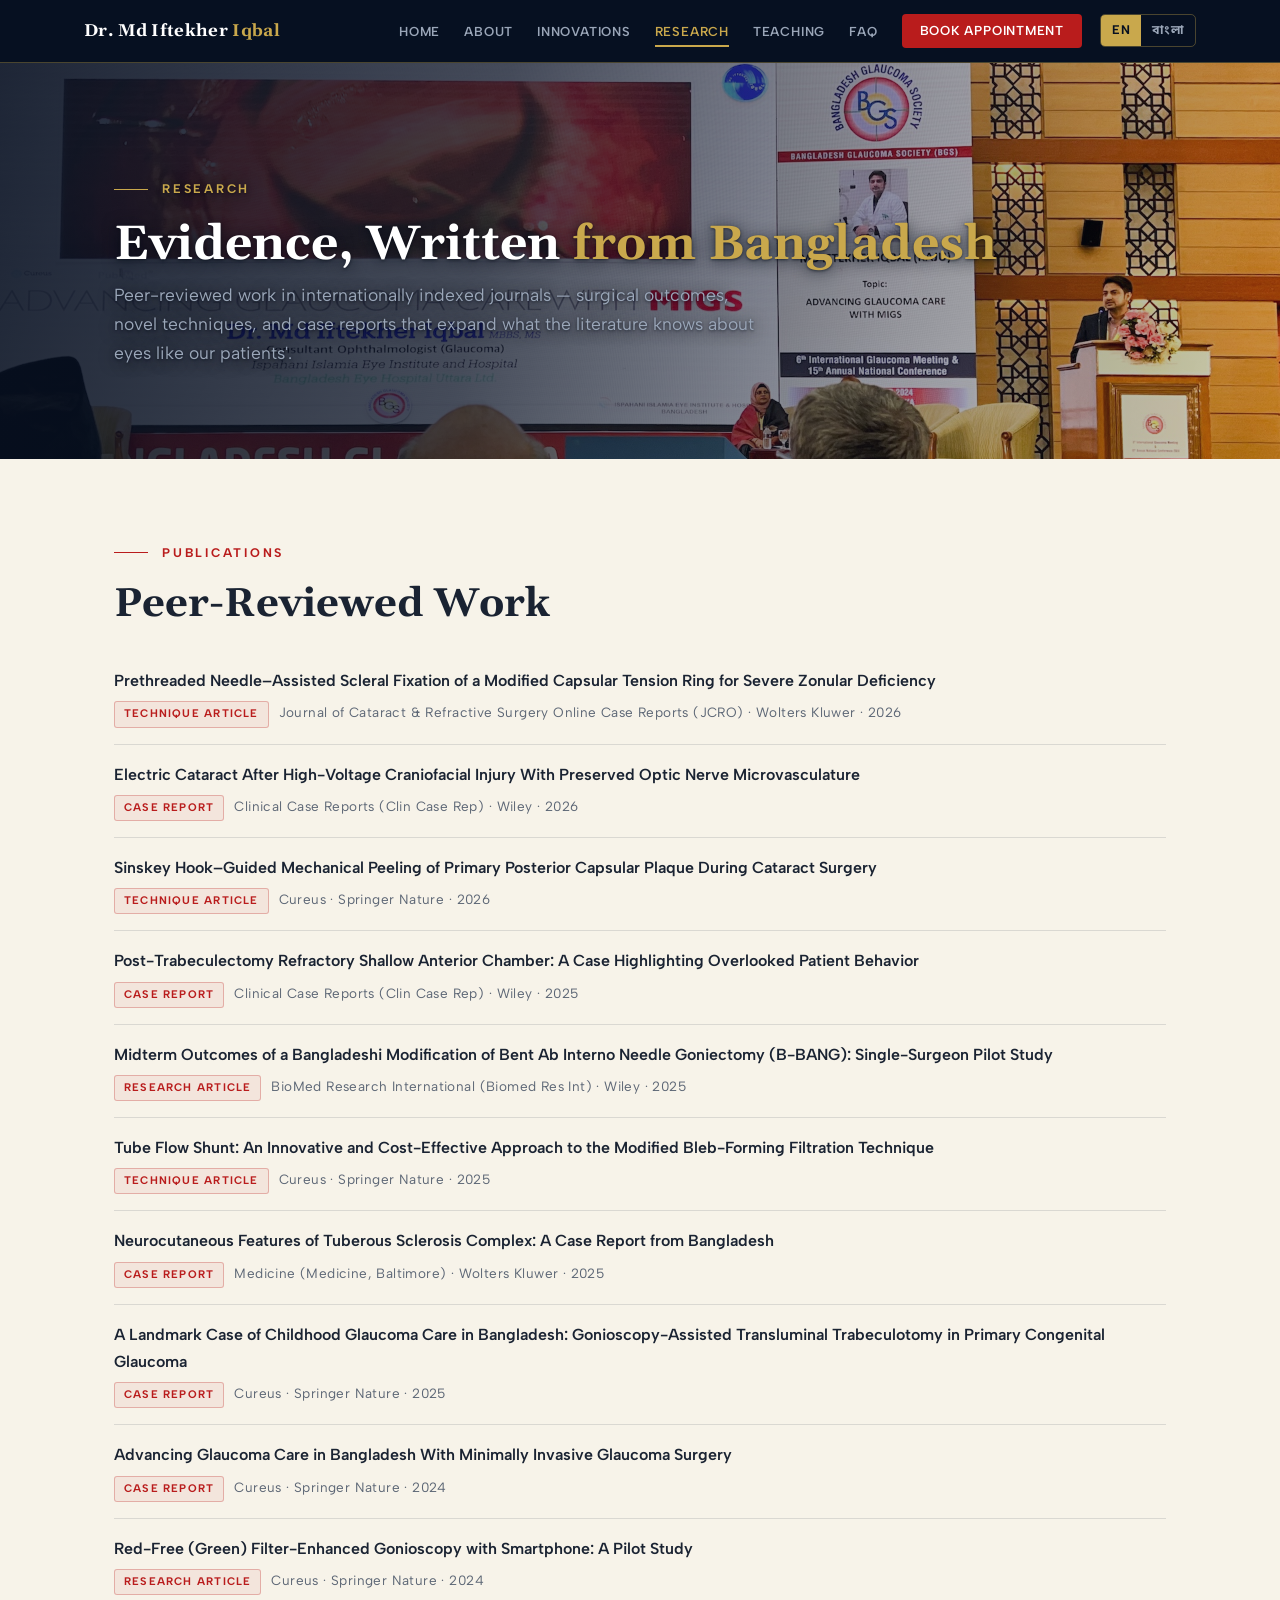
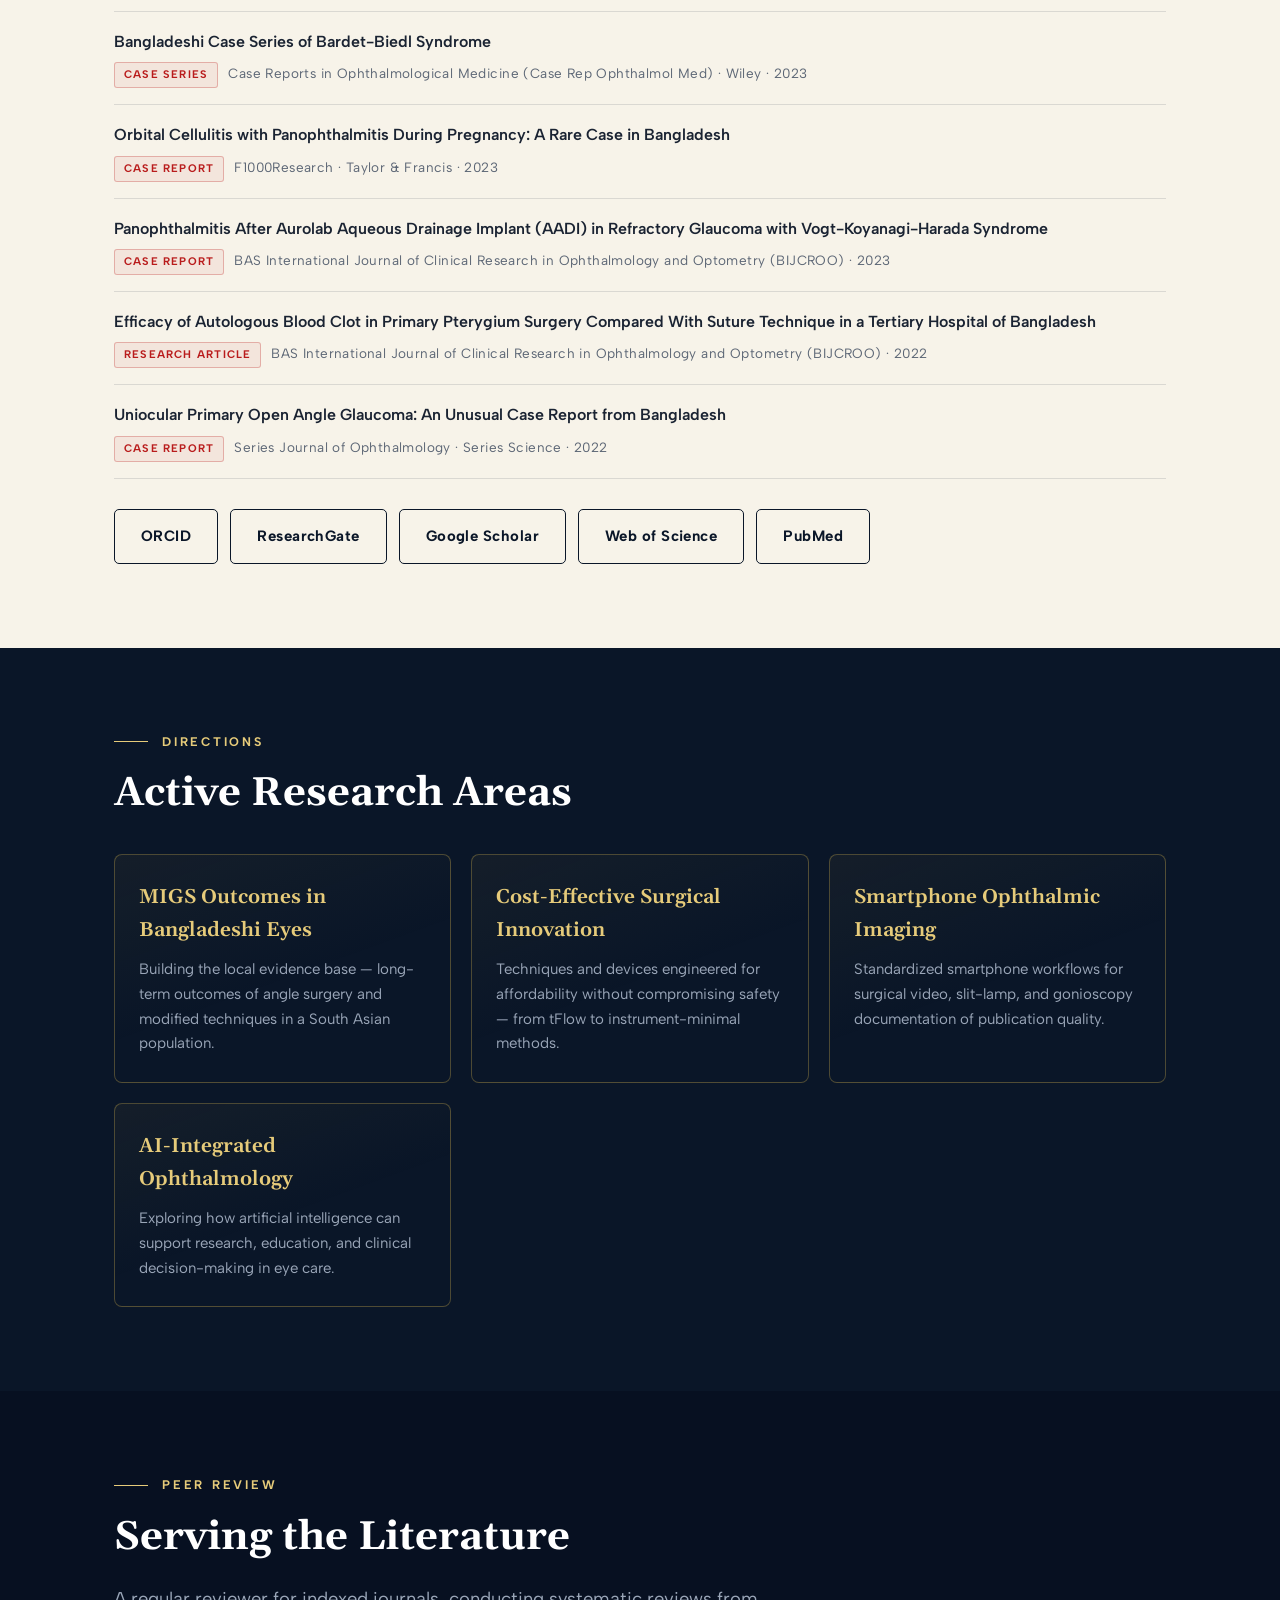
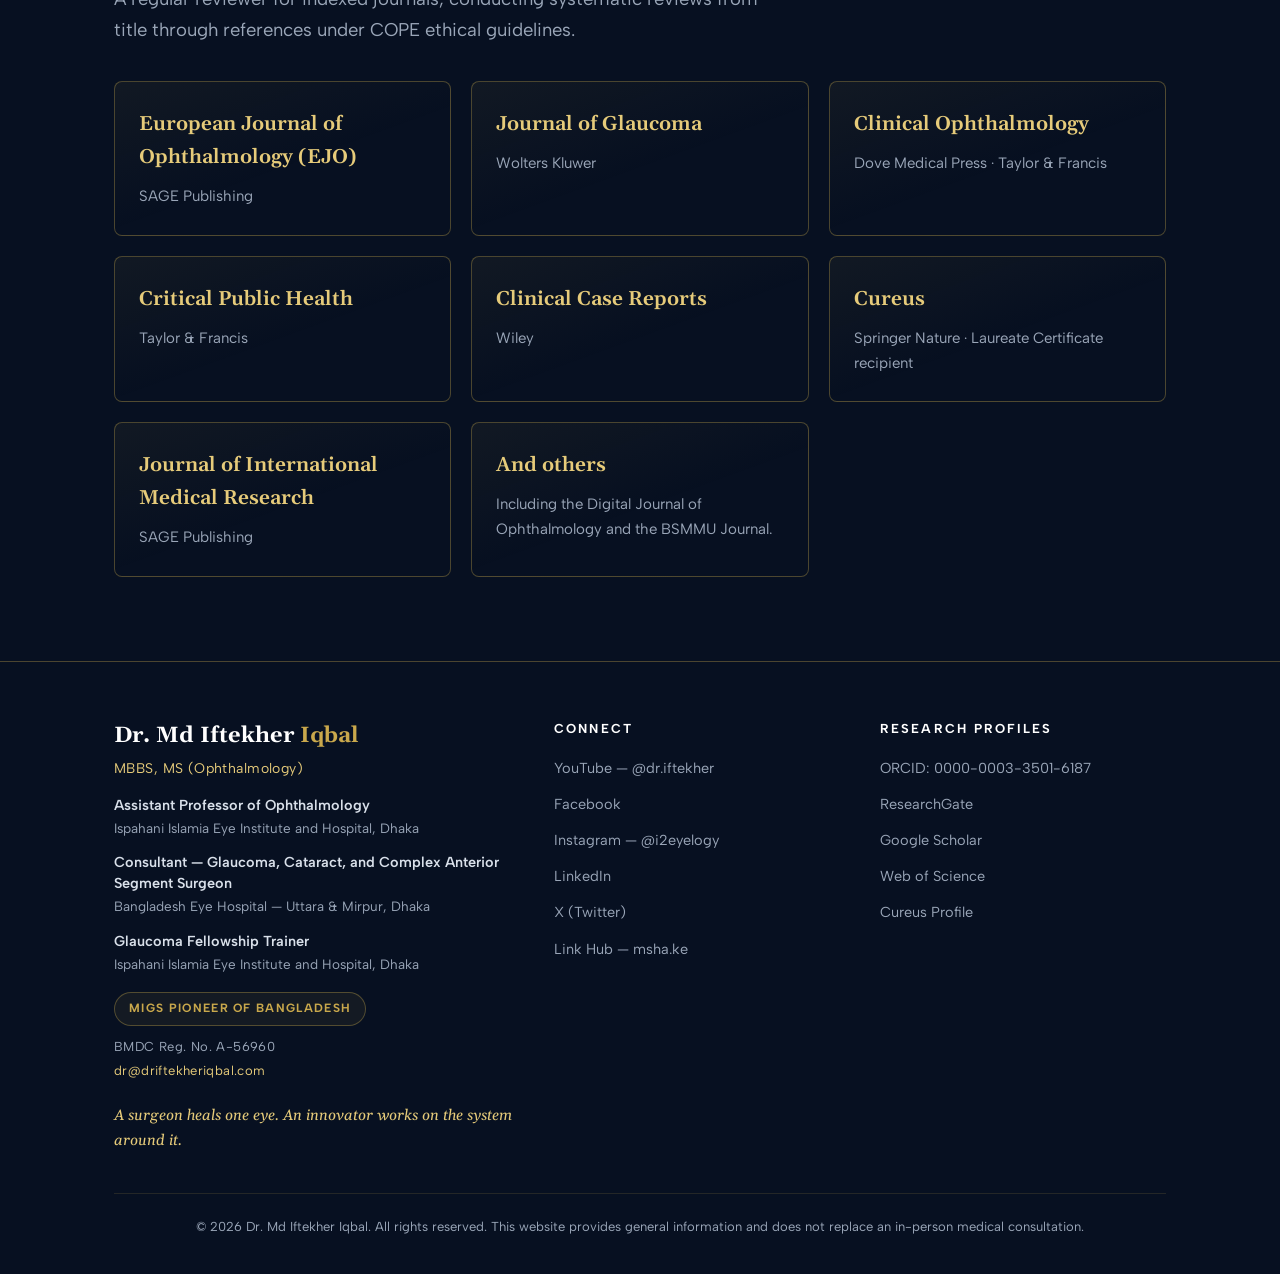
<file: research.html>
<!DOCTYPE html>
<html lang="en">
<head>
<meta charset="UTF-8">
<meta name="viewport" content="width=device-width, initial-scale=1.0">
<!-- ============================================================
     OFFICIAL WEBSITE — DR. MD IFTEKHER IQBAL, MBBS, MS
     HOW TO EDIT: look for comments marked  EDIT HERE  below.
     Change only the text between tags; never delete the tags.
     Brand colours live in css/style.css (:root section).

     BILINGUAL STRUCTURE
       page.html      = English
       page-bn.html   = Bangla (বাংলা)
     The two are independent files. When you change a fact in one
     (a phone number, a new award), change it in BOTH so the
     versions stay consistent.
     ============================================================ -->
<title>Research & Publications | Dr. Md Iftekher Iqbal</title>
<meta name="description" content="Peer-reviewed publications, research directions and peer-review service of Dr. Md Iftekher Iqbal — glaucoma and MIGS researcher, Bangladesh.">
<link rel="canonical" href="https://driftekheriqbal.com/research.html">
<meta property="og:url" content="https://driftekheriqbal.com/research.html">
<meta property="og:image" content="https://driftekheriqbal.com/photo.jpg">
<meta property="og:image:alt" content="Dr. Md Iftekher Iqbal">
<meta property="og:site_name" content="Dr. Md Iftekher Iqbal">
<meta property="og:locale" content="en_US">
<meta property="og:locale:alternate" content="bn_BD">
<meta name="twitter:card" content="summary_large_image">
<meta name="twitter:title" content="Dr. Md Iftekher Iqbal">
<meta name="twitter:image" content="https://driftekheriqbal.com/photo.jpg">
<meta name="theme-color" content="#0A1628">
<meta name="robots" content="index, follow, max-image-preview:large">
<link rel="icon" href="favicon.svg" type="image/svg+xml">
<link rel="apple-touch-icon" href="photo.jpg">
<meta name="author" content="Dr. Md Iftekher Iqbal">
<meta property="og:title" content="Research & Publications | Dr. Md Iftekher Iqbal">
<meta property="og:description" content="Peer-reviewed publications, research directions and peer-review service of Dr. Md Iftekher Iqbal — glaucoma and MIGS researcher, Bangladesh.">
<meta property="og:type" content="profile">
<link rel="alternate" hreflang="en" href="https://driftekheriqbal.com/research.html">
<link rel="alternate" hreflang="bn" href="https://driftekheriqbal.com/research-bn.html">
<link rel="alternate" hreflang="x-default" href="https://driftekheriqbal.com/research.html">
<link rel="preconnect" href="https://fonts.googleapis.com">
<link rel="preconnect" href="https://fonts.gstatic.com" crossorigin>
<link href="https://fonts.googleapis.com/css2?family=Gelasio:ital,wght@0,400;0,600;0,700;1,400;1,600&family=Albert+Sans:wght@400;500;600;700&family=Noto+Sans+Bengali:wght@400;500;600;700&display=swap" rel="stylesheet">
<link rel="stylesheet" href="css/style.css">
</head>
<body>

<a class="skip-link" href="#main">Skip to content</a>
<nav class="nav" aria-label="Main navigation">
  <div class="nav-inner">
    <a class="nav-name" href="index.html">Dr. Md Iftekher <span>Iqbal</span></a>
    <ul class="nav-links" id="navlinks">
        <li><a href="index.html">Home</a></li>
        <li><a href="about.html">About</a></li>
        <li><a href="innovations.html">Innovations</a></li>
        <li><a href="research.html" class="active">Research</a></li>
        <li><a href="teaching.html">Teaching</a></li>
      <li><a href="faq.html">FAQ</a></li>
      <li><a href="appointments.html" class="nav-cta">Book Appointment</a></li>
    </ul>
    <div class="nav-actions">
      <!-- LANGUAGE TOGGLE — links this page to its twin in the other language -->
      <div class="lang-switch" role="group" aria-label="Language">
        <a href="research.html" class="active" lang="en">EN</a>
        <a href="research-bn.html" lang="bn">বাংলা</a>
      </div>
      <button class="nav-toggle" aria-label="Open menu" onclick="document.getElementById('navlinks').classList.toggle('open')">&#9776;</button>
    </div>
  </div>
</nav>

<header id="main" class="hero hero--page hero--research">
  <div class="wrap">
    <p class="eyebrow">Research</p>
    <h1>Evidence, Written <em>from Bangladesh</em></h1>
    <p class="hero-sub">Peer-reviewed work in internationally indexed journals — surgical outcomes, novel techniques, and case reports that expand what the literature knows about eyes like our patients'.</p>
  </div>
</header>

<!-- EDIT HERE: PUBLICATIONS — add each new paper to the TOP of this list.
     Copy one <li>...</li> block, paste it first, then change the title,
     the link, and the details line (journal · publisher · type · year).
     Remember to mirror the change in research-bn.html -->
<section class="section section--cream">
  <div class="wrap">
    <p class="eyebrow eyebrow--red">Publications</p>
    <h2>Peer-Reviewed Work</h2>
    <ul class="pub-list">

      <li><a href="https://journals.lww.com/jcro/fulltext/2026/01000/prethreaded_needle_assisted_scleral_fixation_of_a.29.aspx" target="_blank" rel="noopener">Prethreaded Needle&ndash;Assisted Scleral Fixation of a Modified Capsular Tension Ring for Severe Zonular Deficiency</a>
        <em><span class="pub-type">Technique Article</span>Journal of Cataract &amp; Refractive Surgery Online Case Reports (JCRO) &middot; Wolters Kluwer &middot; 2026</em></li>

      <li><a href="https://doi.org/10.1002/ccr3.72882" target="_blank" rel="noopener">Electric Cataract After High-Voltage Craniofacial Injury With Preserved Optic Nerve Microvasculature</a>
        <em><span class="pub-type">Case Report</span>Clinical Case Reports (Clin Case Rep) &middot; Wiley &middot; 2026</em></li>

      <li><a href="https://doi.org/10.7759/cureus.107205" target="_blank" rel="noopener">Sinskey Hook&ndash;Guided Mechanical Peeling of Primary Posterior Capsular Plaque During Cataract Surgery</a>
        <em><span class="pub-type">Technique Article</span>Cureus &middot; Springer Nature &middot; 2026</em></li>

      <li><a href="https://doi.org/10.1002/ccr3.70970" target="_blank" rel="noopener">Post-Trabeculectomy Refractory Shallow Anterior Chamber: A Case Highlighting Overlooked Patient Behavior</a>
        <em><span class="pub-type">Case Report</span>Clinical Case Reports (Clin Case Rep) &middot; Wiley &middot; 2025</em></li>

      <li><a href="https://doi.org/10.1155/bmri/4125584" target="_blank" rel="noopener">Midterm Outcomes of a Bangladeshi Modification of Bent Ab Interno Needle Goniectomy (B-BANG): Single-Surgeon Pilot Study</a>
        <em><span class="pub-type">Research Article</span>BioMed Research International (Biomed Res Int) &middot; Wiley &middot; 2025</em></li>

      <li><a href="https://doi.org/10.7759/cureus.82399" target="_blank" rel="noopener">Tube Flow Shunt: An Innovative and Cost-Effective Approach to the Modified Bleb-Forming Filtration Technique</a>
        <em><span class="pub-type">Technique Article</span>Cureus &middot; Springer Nature &middot; 2025</em></li>

      <li><a href="https://doi.org/10.1097/MD.0000000000042534" target="_blank" rel="noopener">Neurocutaneous Features of Tuberous Sclerosis Complex: A Case Report from Bangladesh</a>
        <em><span class="pub-type">Case Report</span>Medicine (Medicine, Baltimore) &middot; Wolters Kluwer &middot; 2025</em></li>

      <li><a href="https://doi.org/10.7759/cureus.79492" target="_blank" rel="noopener">A Landmark Case of Childhood Glaucoma Care in Bangladesh: Gonioscopy-Assisted Transluminal Trabeculotomy in Primary Congenital Glaucoma</a>
        <em><span class="pub-type">Case Report</span>Cureus &middot; Springer Nature &middot; 2025</em></li>

      <li><a href="https://doi.org/10.7759/cureus.60905" target="_blank" rel="noopener">Advancing Glaucoma Care in Bangladesh With Minimally Invasive Glaucoma Surgery</a>
        <em><span class="pub-type">Case Report</span>Cureus &middot; Springer Nature &middot; 2024</em></li>

      <li><a href="https://doi.org/10.7759/cureus.51559" target="_blank" rel="noopener">Red-Free (Green) Filter-Enhanced Gonioscopy with Smartphone: A Pilot Study</a>
        <em><span class="pub-type">Research Article</span>Cureus &middot; Springer Nature &middot; 2024</em></li>

      <li><a href="https://doi.org/10.1155/2023/4017010" target="_blank" rel="noopener">Bangladeshi Case Series of Bardet-Biedl Syndrome</a>
        <em><span class="pub-type">Case Series</span>Case Reports in Ophthalmological Medicine (Case Rep Ophthalmol Med) &middot; Wiley &middot; 2023</em></li>

      <li><a href="https://f1000research.com/articles/12-1003/v2" target="_blank" rel="noopener">Orbital Cellulitis with Panophthalmitis During Pregnancy: A Rare Case in Bangladesh</a>
        <em><span class="pub-type">Case Report</span>F1000Research &middot; Taylor &amp; Francis &middot; 2023</em></li>

      <li><a href="https://doi.org/10.54646/bijcroo.2023.22" target="_blank" rel="noopener">Panophthalmitis After Aurolab Aqueous Drainage Implant (AADI) in Refractory Glaucoma with Vogt-Koyanagi-Harada Syndrome</a>
        <em><span class="pub-type">Case Report</span>BAS International Journal of Clinical Research in Ophthalmology and Optometry (BIJCROO) &middot; 2023</em></li>

      <li><a href="https://doi.org/10.54646/bijcroo.2022.21" target="_blank" rel="noopener">Efficacy of Autologous Blood Clot in Primary Pterygium Surgery Compared With Suture Technique in a Tertiary Hospital of Bangladesh</a>
        <em><span class="pub-type">Research Article</span>BAS International Journal of Clinical Research in Ophthalmology and Optometry (BIJCROO) &middot; 2022</em></li>

      <li><a href="https://seriesscience.com/glaucoma/" target="_blank" rel="noopener">Uniocular Primary Open Angle Glaucoma: An Unusual Case Report from Bangladesh</a>
        <em><span class="pub-type">Case Report</span>Series Journal of Ophthalmology &middot; Series Science &middot; 2022</em></li>

    </ul>
    <div class="profiles">
      <a class="btn btn--navy" href="https://orcid.org/0000-0003-3501-6187" target="_blank" rel="noopener">ORCID</a>
      <a class="btn btn--navy" href="https://www.researchgate.net/profile/Md-Iftekher-Iqbal" target="_blank" rel="noopener">ResearchGate</a>
      <a class="btn btn--navy" href="https://scholar.google.com/citations?user=cHionpIAAAAJ" target="_blank" rel="noopener">Google Scholar</a>
      <a class="btn btn--navy" href="https://www.webofscience.com/wos/author/record/AAH-5555-2019" target="_blank" rel="noopener">Web of Science</a>
      <a class="btn btn--navy" href="https://pubmed.ncbi.nlm.nih.gov/?term=Iqbal+Md+Iftekher" target="_blank" rel="noopener">PubMed</a>
    </div>
  </div>
</section>

<section class="section section--navy">
  <div class="wrap">
    <p class="eyebrow">Directions</p>
    <h2>Active Research Areas</h2>
    <div class="card-grid">
      <div class="card"><h3>MIGS Outcomes in Bangladeshi Eyes</h3><p>Building the local evidence base — long-term outcomes of angle surgery and modified techniques in a South Asian population.</p></div>
      <div class="card"><h3>Cost-Effective Surgical Innovation</h3><p>Techniques and devices engineered for affordability without compromising safety — from tFlow to instrument-minimal methods.</p></div>
      <div class="card"><h3>Smartphone Ophthalmic Imaging</h3><p>Standardized smartphone workflows for surgical video, slit-lamp, and gonioscopy documentation of publication quality.</p></div>
      <div class="card"><h3>AI-Integrated Ophthalmology</h3><p>Exploring how artificial intelligence can support research, education, and clinical decision-making in eye care.</p></div>
    </div>
  </div>
</section>

<section class="section section--deep">
  <div class="wrap">
    <p class="eyebrow">Peer Review</p>
    <h2>Serving the Literature</h2>
    <p class="lede">A regular reviewer for indexed journals, conducting systematic reviews from title through references under COPE ethical guidelines.</p>
    <div class="card-grid">
      <div class="card"><h3>European Journal of Ophthalmology (EJO)</h3><p>SAGE Publishing</p></div>
      <div class="card"><h3>Journal of Glaucoma</h3><p>Wolters Kluwer</p></div>
      <div class="card"><h3>Clinical Ophthalmology</h3><p>Dove Medical Press &middot; Taylor &amp; Francis</p></div>
      <div class="card"><h3>Critical Public Health</h3><p>Taylor &amp; Francis</p></div>
      <div class="card"><h3>Clinical Case Reports</h3><p>Wiley</p></div>
      <div class="card"><h3>Cureus</h3><p>Springer Nature &middot; Laureate Certificate recipient</p></div>
      <div class="card"><h3>Journal of International Medical Research</h3><p>SAGE Publishing</p></div>
      <div class="card"><h3>And others</h3><p>Including the Digital Journal of Ophthalmology and the BSMMU Journal.</p></div>
    </div>
  </div>
</section>

<!-- ================= FOOTER ================= -->
<footer>
  <div class="wrap">
    <div class="foot-grid">
      <div>
        <p class="foot-name">Dr. Md Iftekher <span>Iqbal</span></p>
        <p class="foot-degree">MBBS, MS (Ophthalmology)</p>
        <p class="foot-role">Assistant Professor of Ophthalmology</p>
        <p class="foot-org">Ispahani Islamia Eye Institute and Hospital, Dhaka</p>
        <p class="foot-role">Consultant — Glaucoma, Cataract, and Complex Anterior Segment Surgeon</p>
        <p class="foot-org">Bangladesh Eye Hospital — Uttara &amp; Mirpur, Dhaka</p>
        <p class="foot-role">Glaucoma Fellowship Trainer</p>
        <p class="foot-org">Ispahani Islamia Eye Institute and Hospital, Dhaka</p>
        <p class="foot-pioneer">MIGS Pioneer of Bangladesh</p>
        <p class="foot-bmdc">BMDC Reg. No. A-56960</p>
        <p class="foot-bmdc"><a href="mailto:dr@driftekheriqbal.com">dr@driftekheriqbal.com</a></p>
        <p class="foot-line">A surgeon heals one eye. An innovator works on the system around it.</p>
      </div>
      <div>
        <h4>Connect</h4>
        <ul>
          <li><a href="https://www.youtube.com/@dr.iftekher" target="_blank" rel="noopener">YouTube — @dr.iftekher</a></li>
          <li><a href="https://www.facebook.com/dr.iftekher.oph" target="_blank" rel="noopener">Facebook</a></li>
          <li><a href="https://instagram.com/i2eyelogy" target="_blank" rel="noopener">Instagram — @i2eyelogy</a></li>
          <li><a href="https://www.linkedin.com/in/iftekher-iqbal" target="_blank" rel="noopener">LinkedIn</a></li>
          <li><a href="https://x.com/iftekher_iqbal" target="_blank" rel="noopener">X (Twitter)</a></li>
          <li><a href="https://msha.ke/dr.iftekher" target="_blank" rel="noopener">Link Hub — msha.ke</a></li>
        </ul>
      </div>
      <div>
        <h4>Research Profiles</h4>
        <ul>
          <li><a href="https://orcid.org/0000-0003-3501-6187" target="_blank" rel="noopener">ORCID: 0000-0003-3501-6187</a></li>
          <li><a href="https://www.researchgate.net/profile/Md-Iftekher-Iqbal" target="_blank" rel="noopener">ResearchGate</a></li>
          <li><a href="https://scholar.google.com/citations?user=cHionpIAAAAJ" target="_blank" rel="noopener">Google Scholar</a></li>
          <li><a href="https://www.webofscience.com/wos/author/record/AAH-5555-2019" target="_blank" rel="noopener">Web of Science</a></li>
          <li><a href="https://www.cureus.com/users/389675-md-iftekher-iqbal" target="_blank" rel="noopener">Cureus Profile</a></li>
        </ul>
      </div>
    </div>
    <p class="copyright">&copy; 2026 Dr. Md Iftekher Iqbal. All rights reserved. This website provides general information and does not replace an in-person medical consultation.</p>
  </div>
</footer>

</body>
</html>
</file>
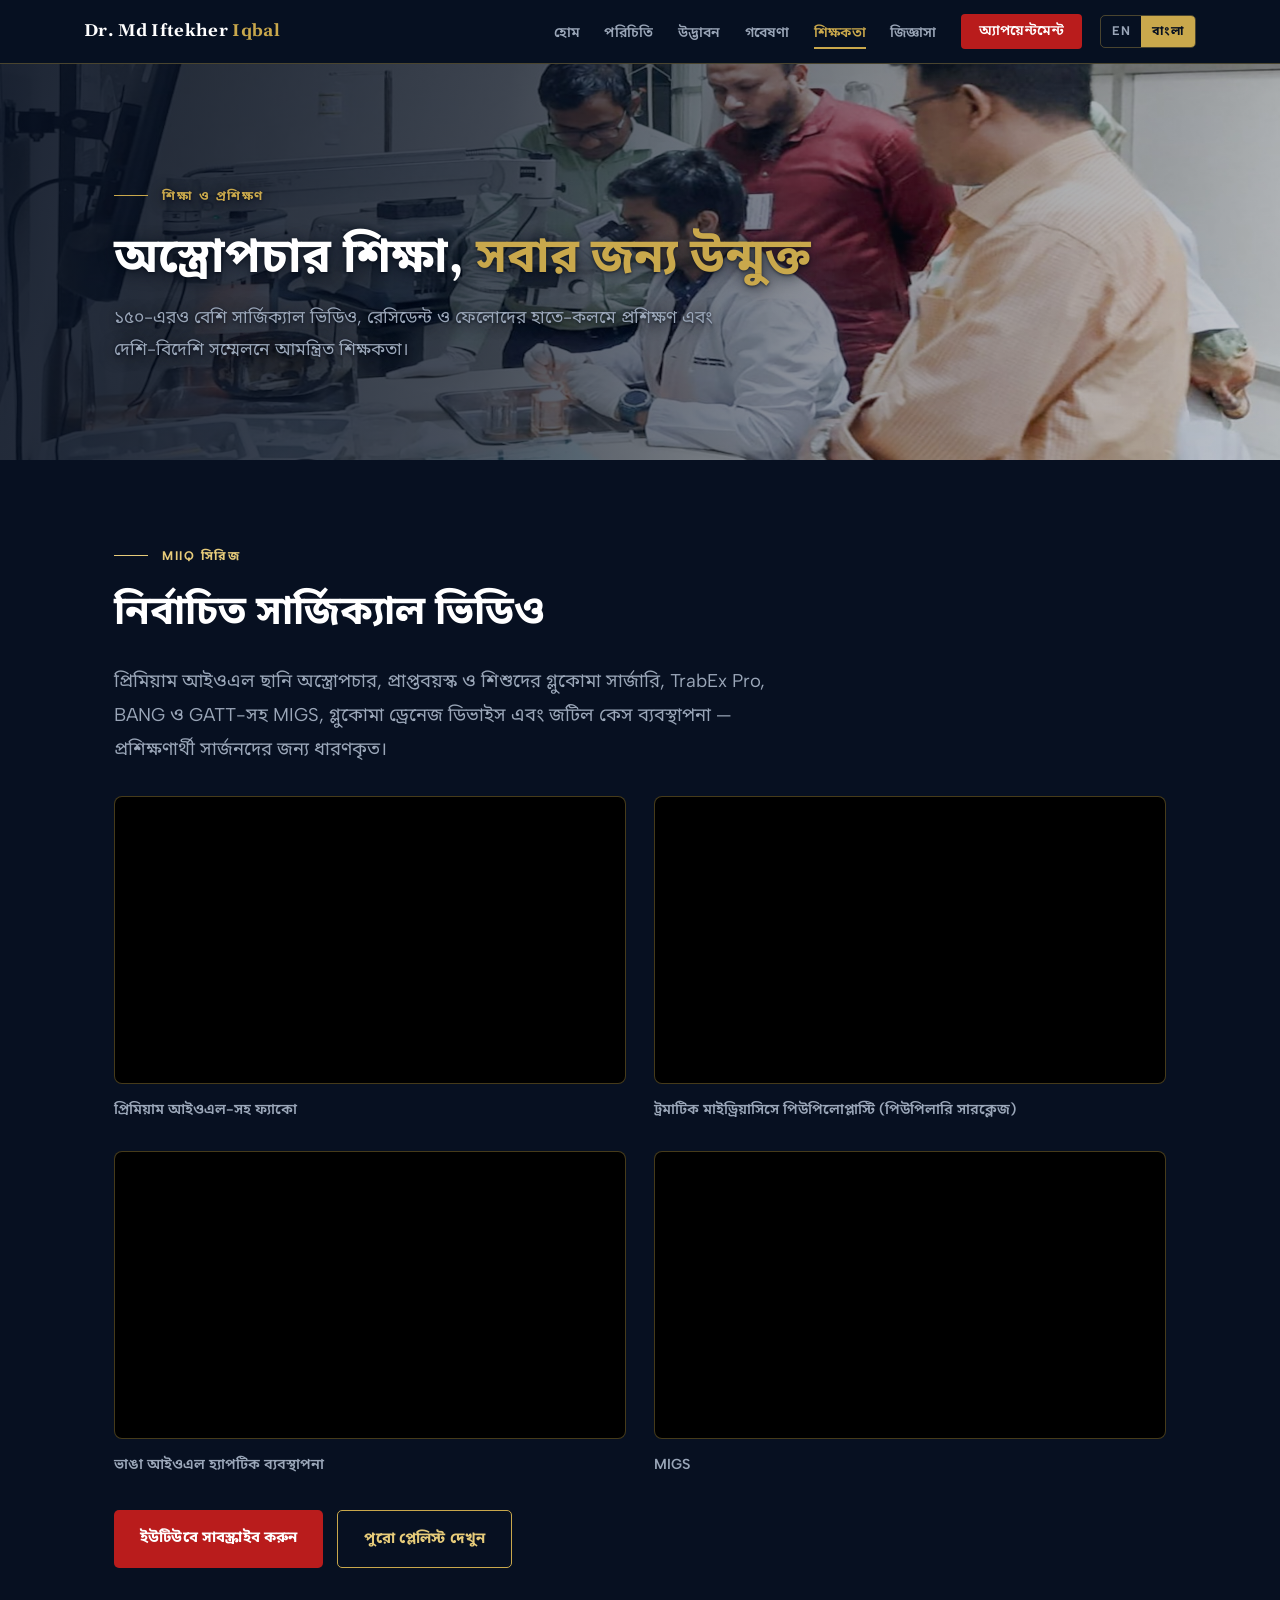
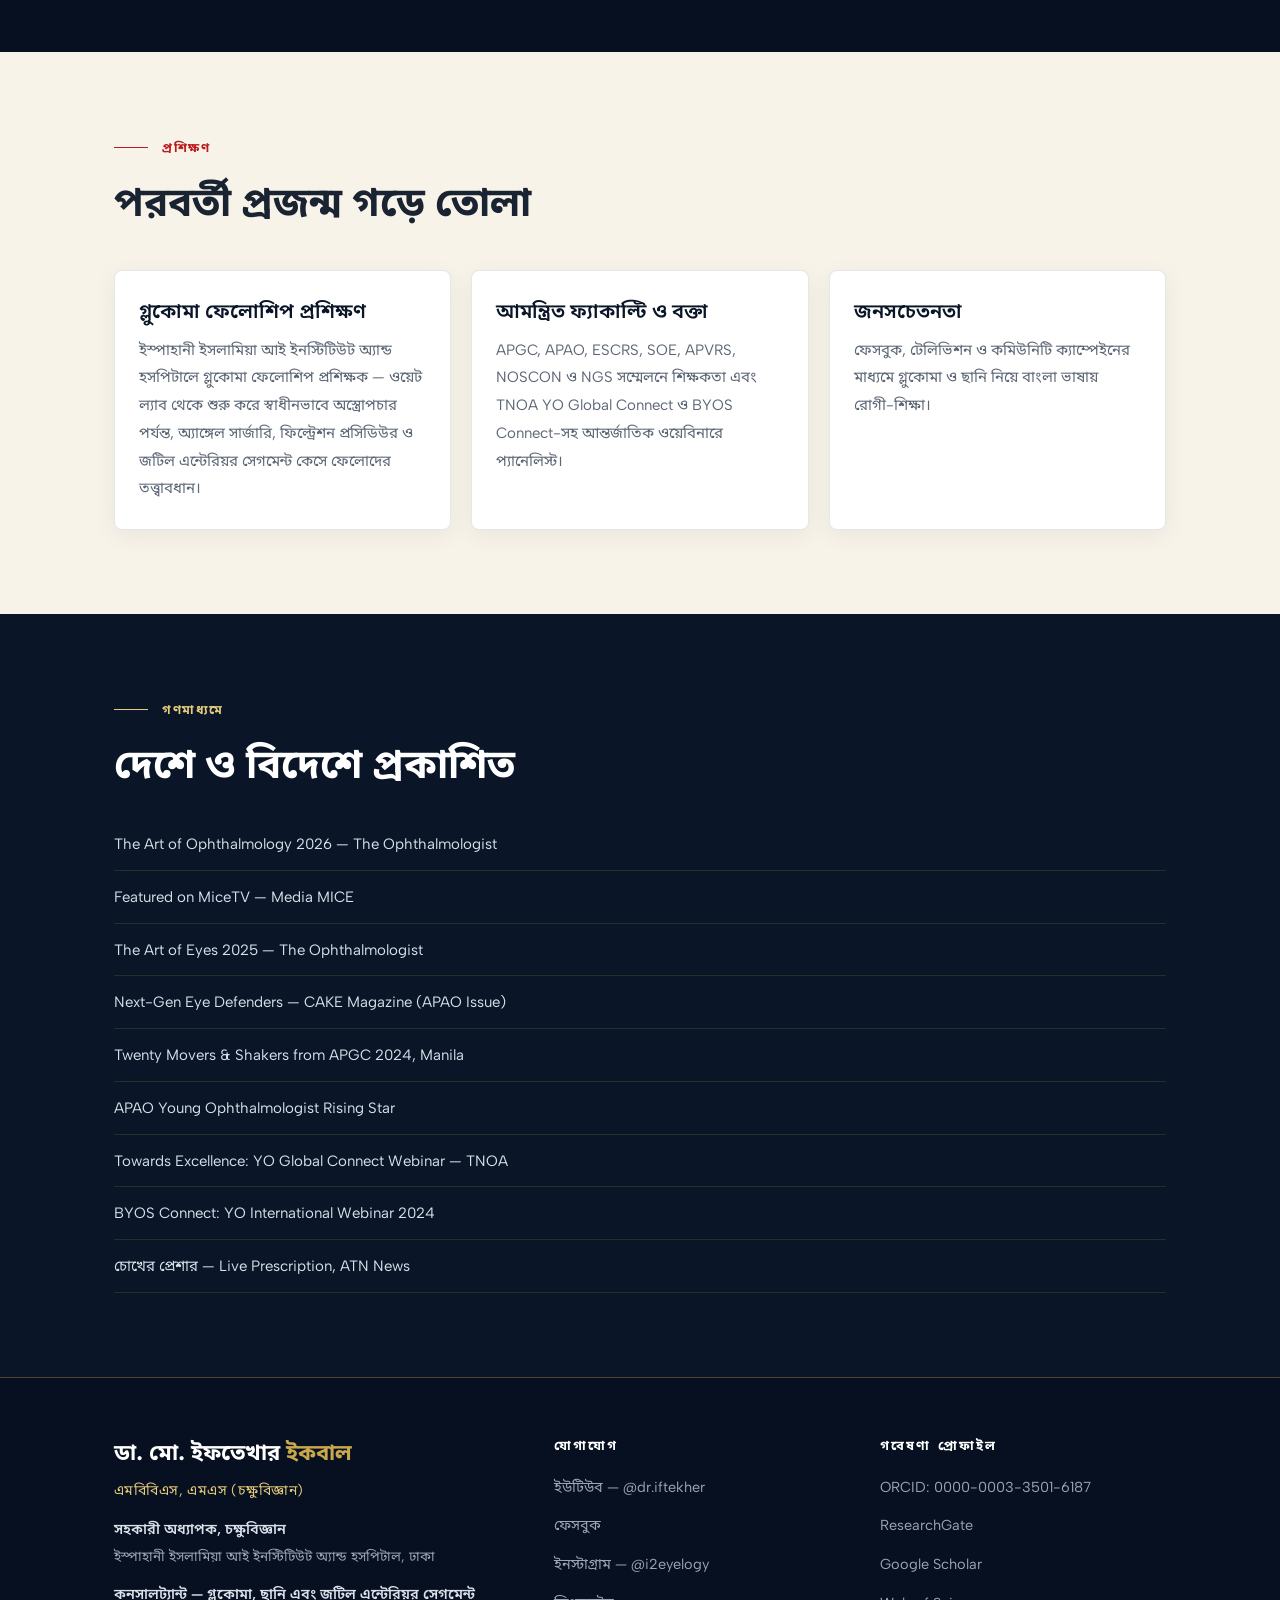
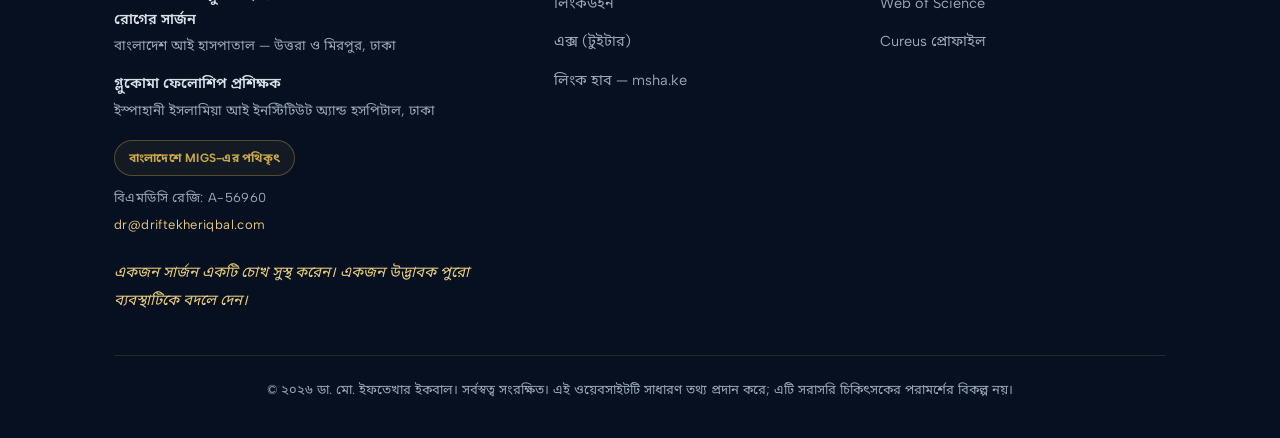
<file: teaching-bn.html>
<!DOCTYPE html>
<html lang="bn">
<head>
<meta charset="UTF-8">
<meta name="viewport" content="width=device-width, initial-scale=1.0">
<!-- ============================================================
     OFFICIAL WEBSITE — DR. MD IFTEKHER IQBAL, MBBS, MS
     HOW TO EDIT: look for comments marked  EDIT HERE  below.
     Change only the text between tags; never delete the tags.
     Brand colours live in css/style.css (:root section).

     BILINGUAL STRUCTURE
       page.html      = English
       page-bn.html   = Bangla (বাংলা)
     The two are independent files. When you change a fact in one
     (a phone number, a new award), change it in BOTH so the
     versions stay consistent.
     ============================================================ -->
<title>শিক্ষকতা ও গণমাধ্যম | ডা. মো. ইফতেখার ইকবাল</title>
<meta name="description" content="MIIQ সার্জিক্যাল ভিডিও সিরিজ, প্রশিক্ষণ এবং আন্তর্জাতিক গণমাধ্যমে ডা. মো. ইফতেখার ইকবাল।">
<link rel="canonical" href="https://driftekheriqbal.com/teaching-bn.html">
<meta property="og:url" content="https://driftekheriqbal.com/teaching-bn.html">
<meta property="og:image" content="https://driftekheriqbal.com/photo.jpg">
<meta property="og:image:alt" content="Dr. Md Iftekher Iqbal">
<meta property="og:site_name" content="Dr. Md Iftekher Iqbal">
<meta property="og:locale" content="bn_BD">
<meta property="og:locale:alternate" content="en_US">
<meta name="twitter:card" content="summary_large_image">
<meta name="twitter:title" content="Dr. Md Iftekher Iqbal">
<meta name="twitter:image" content="https://driftekheriqbal.com/photo.jpg">
<meta name="theme-color" content="#0A1628">
<meta name="robots" content="index, follow, max-image-preview:large">
<link rel="icon" href="favicon.svg" type="image/svg+xml">
<link rel="apple-touch-icon" href="photo.jpg">
<meta name="author" content="Dr. Md Iftekher Iqbal">
<meta property="og:title" content="শিক্ষকতা ও গণমাধ্যম | ডা. মো. ইফতেখার ইকবাল">
<meta property="og:description" content="MIIQ সার্জিক্যাল ভিডিও সিরিজ, প্রশিক্ষণ এবং আন্তর্জাতিক গণমাধ্যমে ডা. মো. ইফতেখার ইকবাল।">
<meta property="og:type" content="profile">
<link rel="alternate" hreflang="en" href="https://driftekheriqbal.com/teaching.html">
<link rel="alternate" hreflang="bn" href="https://driftekheriqbal.com/teaching-bn.html">
<link rel="alternate" hreflang="x-default" href="https://driftekheriqbal.com/teaching.html">
<link rel="preconnect" href="https://fonts.googleapis.com">
<link rel="preconnect" href="https://fonts.gstatic.com" crossorigin>
<link href="https://fonts.googleapis.com/css2?family=Gelasio:ital,wght@0,400;0,600;0,700;1,400;1,600&family=Albert+Sans:wght@400;500;600;700&family=Noto+Sans+Bengali:wght@400;500;600;700&display=swap" rel="stylesheet">
<link rel="stylesheet" href="css/style.css">
</head>
<body class="bn-page">

<a class="skip-link" href="#main">মূল অংশে যান</a>
<nav class="nav" aria-label="Main navigation">
  <div class="nav-inner">
    <a class="nav-name" href="index-bn.html">Dr. Md Iftekher <span>Iqbal</span></a>
    <ul class="nav-links" id="navlinks">
        <li><a href="index-bn.html">হোম</a></li>
        <li><a href="about-bn.html">পরিচিতি</a></li>
        <li><a href="innovations-bn.html">উদ্ভাবন</a></li>
        <li><a href="research-bn.html">গবেষণা</a></li>
        <li><a href="teaching-bn.html" class="active">শিক্ষকতা</a></li>
      <li><a href="faq-bn.html">জিজ্ঞাসা</a></li>
      <li><a href="appointments-bn.html" class="nav-cta">অ্যাপয়েন্টমেন্ট</a></li>
    </ul>
    <div class="nav-actions">
      <!-- LANGUAGE TOGGLE — links this page to its twin in the other language -->
      <div class="lang-switch" role="group" aria-label="Language">
        <a href="teaching.html" lang="en">EN</a>
        <a href="teaching-bn.html" class="active" lang="bn">বাংলা</a>
      </div>
      <button class="nav-toggle" aria-label="মেনু" onclick="document.getElementById('navlinks').classList.toggle('open')">&#9776;</button>
    </div>
  </div>
</nav>

<header id="main" class="hero hero--page hero--teaching">
  <div class="wrap">
    <p class="eyebrow">শিক্ষা ও প্রশিক্ষণ</p>
    <h1>অস্ত্রোপচার শিক্ষা, <em>সবার জন্য উন্মুক্ত</em></h1>
    <p class="hero-sub">১৫০-এরও বেশি সার্জিক্যাল ভিডিও, রেসিডেন্ট ও ফেলোদের হাতে-কলমে প্রশিক্ষণ এবং দেশি-বিদেশি সম্মেলনে আমন্ত্রিত শিক্ষকতা।</p>
  </div>
</header>

<!-- ############################################################
     নির্বাচিত ভিডিও — পাবলিক চ্যানেল থেকে চারটি নির্দিষ্ট ভিডিও।
     ভিডিও বদলাতে:  embed/  এর পরের কোডটি বদলান (ইউটিউব লিংকের
     youtu.be/ বা watch?v= এর পরের অংশ)।
     বর্তমান ভিডিও: 9fthRKjS3cg, 6bvu8sDHJk4, 5EQjrW-Sjlo, D5-Yo6wkm-4
     ক্যাপশন যোগ করতে ঐ প্লেয়ারের yt-frame </div> এর ঠিক পরে লিখুন:
        <p>আপনার ক্যাপশন</p>
     teaching.html-এও একই পরিবর্তন করুন।
     ############################################################ -->
<section class="section section--deep">
  <div class="wrap">
    <p class="eyebrow">MIIQ সিরিজ</p>
    <h2>নির্বাচিত সার্জিক্যাল ভিডিও</h2>
    <p class="lede">প্রিমিয়াম আইওএল ছানি অস্ত্রোপচার, প্রাপ্তবয়স্ক ও শিশুদের গ্লুকোমা সার্জারি, TrabEx Pro, BANG ও GATT-সহ MIGS, গ্লুকোমা ড্রেনেজ ডিভাইস এবং জটিল কেস ব্যবস্থাপনা — প্রশিক্ষণার্থী সার্জনদের জন্য ধারণকৃত।</p>
    <div class="yt-grid" style="margin-top:30px">
      <div class="yt-item">
        <div class="yt-frame"><iframe src="https://www.youtube-nocookie.com/embed/9fthRKjS3cg" title="MIIQ — প্রিমিয়াম আইওএল-সহ ফ্যাকো" loading="lazy" allowfullscreen></iframe></div>
        <p>প্রিমিয়াম আইওএল-সহ ফ্যাকো</p>
      </div>
      <div class="yt-item">
        <div class="yt-frame"><iframe src="https://www.youtube-nocookie.com/embed/6bvu8sDHJk4" title="MIIQ — ট্রমাটিক মাইড্রিয়াসিসে পিউপিলোপ্লাস্টি" loading="lazy" allowfullscreen></iframe></div>
        <p>ট্রমাটিক মাইড্রিয়াসিসে পিউপিলোপ্লাস্টি (পিউপিলারি সারক্লেজ)</p>
      </div>
      <div class="yt-item">
        <div class="yt-frame"><iframe src="https://www.youtube-nocookie.com/embed/5EQjrW-Sjlo" title="MIIQ — ভাঙা আইওএল হ্যাপটিক ব্যবস্থাপনা" loading="lazy" allowfullscreen></iframe></div>
        <p>ভাঙা আইওএল হ্যাপটিক ব্যবস্থাপনা</p>
      </div>
      <div class="yt-item">
        <div class="yt-frame"><iframe src="https://www.youtube-nocookie.com/embed/D5-Yo6wkm-4" title="MIIQ — MIGS" loading="lazy" allowfullscreen></iframe></div>
        <p>MIGS</p>
      </div>
    </div>
    <div class="cta-row" style="margin-top:32px">
      <a class="btn btn--red" href="https://www.youtube.com/@dr.iftekher?sub_confirmation=1" target="_blank" rel="noopener">ইউটিউবে সাবস্ক্রাইব করুন</a>
      <a class="btn btn--ghost" href="https://www.youtube.com/playlist?list=PLQgYX9K4kgxk" target="_blank" rel="noopener">পুরো প্লেলিস্ট দেখুন</a>
    </div>
  </div>
</section>

<section class="section section--cream">
  <div class="wrap">
    <p class="eyebrow eyebrow--red">প্রশিক্ষণ</p>
    <h2>পরবর্তী প্রজন্ম গড়ে তোলা</h2>
    <div class="card-grid">
      <div class="card card--light"><h3>গ্লুকোমা ফেলোশিপ প্রশিক্ষণ</h3><p>ইস্পাহানী ইসলামিয়া আই ইনস্টিটিউট অ্যান্ড হসপিটালে গ্লুকোমা ফেলোশিপ প্রশিক্ষক — ওয়েট ল্যাব থেকে শুরু করে স্বাধীনভাবে অস্ত্রোপচার পর্যন্ত, অ্যাঙ্গেল সার্জারি, ফিল্ট্রেশন প্রসিডিউর ও জটিল এন্টেরিয়র সেগমেন্ট কেসে ফেলোদের তত্ত্বাবধান।</p></div>
      <div class="card card--light"><h3>আমন্ত্রিত ফ্যাকাল্টি ও বক্তা</h3><p>APGC, APAO, ESCRS, SOE, APVRS, NOSCON ও NGS সম্মেলনে শিক্ষকতা এবং TNOA YO Global Connect ও BYOS Connect-সহ আন্তর্জাতিক ওয়েবিনারে প্যানেলিস্ট।</p></div>
      <div class="card card--light"><h3>জনসচেতনতা</h3><p>ফেসবুক, টেলিভিশন ও কমিউনিটি ক্যাম্পেইনের মাধ্যমে গ্লুকোমা ও ছানি নিয়ে বাংলা ভাষায় রোগী-শিক্ষা।</p></div>
    </div>
  </div>
</section>

<!-- EDIT HERE: গণমাধ্যম — নতুন আইটেম তালিকার শুরুতে যোগ করুন -->
<section class="section section--navy">
  <div class="wrap">
    <p class="eyebrow">গণমাধ্যমে</p>
    <h2>দেশে ও বিদেশে প্রকাশিত</h2>
    <ul class="media-list">

      <li><a href="https://theophthalmologist.com/issues/2026/articles/may/the-art-of-ophthalmology-2026/" target="_blank" rel="noopener">The Art of Ophthalmology 2026 — The Ophthalmologist</a></li>
      <li><a href="https://youtube.com/shorts/WkSDwb7C4eQ?feature=share" target="_blank" rel="noopener">Featured on MiceTV — Media MICE</a></li>
      <li><a href="https://www.theophthalmologist.com/issues/2025/articles/july/the-art-of-eyes-2025/" target="_blank" rel="noopener">The Art of Eyes 2025 — The Ophthalmologist</a></li>
      <li><a href="https://issuu.com/mediamice/docs/cake_issue_25_the_apao_issue?fr=sODU0NDgzOTI4NTk" target="_blank" rel="noopener">Next-Gen Eye Defenders — CAKE Magazine (APAO Issue)</a></li>
      <li><a href="https://www.linkedin.com/pulse/twenty-movers-shakers-from-apgc-2024-manila-matt-young-brryc" target="_blank" rel="noopener">Twenty Movers &amp; Shakers from APGC 2024, Manila</a></li>
      <li><a href="https://youtu.be/PTgvy2z1kNs" target="_blank" rel="noopener">APAO Young Ophthalmologist Rising Star</a></li>
      <li><a href="https://youtu.be/VPGlR-uEFGM" target="_blank" rel="noopener">Towards Excellence: YO Global Connect Webinar — TNOA</a></li>
      <li><a href="https://youtu.be/UWUZnHQWUuo" target="_blank" rel="noopener">BYOS Connect: YO International Webinar 2024</a></li>
      <li><a href="https://youtu.be/NLxXtfAgYy4" target="_blank" rel="noopener">চোখের প্রেশার — Live Prescription, ATN News</a></li>

    </ul>
  </div>
</section>

<!-- ================= ফুটার ================= -->
<footer>
  <div class="wrap">
    <div class="foot-grid">
      <div>
        <p class="foot-name">ডা. মো. ইফতেখার <span>ইকবাল</span></p>
        <p class="foot-degree">এমবিবিএস, এমএস (চক্ষুবিজ্ঞান)</p>
        <p class="foot-role">সহকারী অধ্যাপক, চক্ষুবিজ্ঞান</p>
        <p class="foot-org">ইস্পাহানী ইসলামিয়া আই ইনস্টিটিউট অ্যান্ড হসপিটাল, ঢাকা</p>
        <p class="foot-role">কনসালট্যান্ট — গ্লুকোমা, ছানি এবং জটিল এন্টেরিয়র সেগমেন্ট রোগের সার্জন</p>
        <p class="foot-org">বাংলাদেশ আই হাসপাতাল — উত্তরা ও মিরপুর, ঢাকা</p>
        <p class="foot-role">গ্লুকোমা ফেলোশিপ প্রশিক্ষক</p>
        <p class="foot-org">ইস্পাহানী ইসলামিয়া আই ইনস্টিটিউট অ্যান্ড হসপিটাল, ঢাকা</p>
        <p class="foot-pioneer">বাংলাদেশে MIGS-এর পথিকৃৎ</p>
        <p class="foot-bmdc">বিএমডিসি রেজি: A-56960</p>
        <p class="foot-bmdc"><a href="mailto:dr@driftekheriqbal.com">dr@driftekheriqbal.com</a></p>
        <p class="foot-line">একজন সার্জন একটি চোখ সুস্থ করেন। একজন উদ্ভাবক পুরো ব্যবস্থাটিকে বদলে দেন।</p>
      </div>
      <div>
        <h4>যোগাযোগ</h4>
        <ul>
          <li><a href="https://www.youtube.com/@dr.iftekher" target="_blank" rel="noopener">ইউটিউব — @dr.iftekher</a></li>
          <li><a href="https://www.facebook.com/dr.iftekher.oph" target="_blank" rel="noopener">ফেসবুক</a></li>
          <li><a href="https://instagram.com/i2eyelogy" target="_blank" rel="noopener">ইনস্টাগ্রাম — @i2eyelogy</a></li>
          <li><a href="https://www.linkedin.com/in/iftekher-iqbal" target="_blank" rel="noopener">লিংকডইন</a></li>
          <li><a href="https://x.com/iftekher_iqbal" target="_blank" rel="noopener">এক্স (টুইটার)</a></li>
          <li><a href="https://msha.ke/dr.iftekher" target="_blank" rel="noopener">লিংক হাব — msha.ke</a></li>
        </ul>
      </div>
      <div>
        <h4>গবেষণা প্রোফাইল</h4>
        <ul>
          <li><a href="https://orcid.org/0000-0003-3501-6187" target="_blank" rel="noopener">ORCID: 0000-0003-3501-6187</a></li>
          <li><a href="https://www.researchgate.net/profile/Md-Iftekher-Iqbal" target="_blank" rel="noopener">ResearchGate</a></li>
          <li><a href="https://scholar.google.com/citations?user=cHionpIAAAAJ" target="_blank" rel="noopener">Google Scholar</a></li>
          <li><a href="https://www.webofscience.com/wos/author/record/AAH-5555-2019" target="_blank" rel="noopener">Web of Science</a></li>
          <li><a href="https://www.cureus.com/users/389675-md-iftekher-iqbal" target="_blank" rel="noopener">Cureus প্রোফাইল</a></li>
        </ul>
      </div>
    </div>
    <p class="copyright">&copy; ২০২৬ ডা. মো. ইফতেখার ইকবাল। সর্বস্বত্ব সংরক্ষিত। এই ওয়েবসাইটটি সাধারণ তথ্য প্রদান করে; এটি সরাসরি চিকিৎসকের পরামর্শের বিকল্প নয়।</p>
  </div>
</footer>

</body>
</html>
</file>
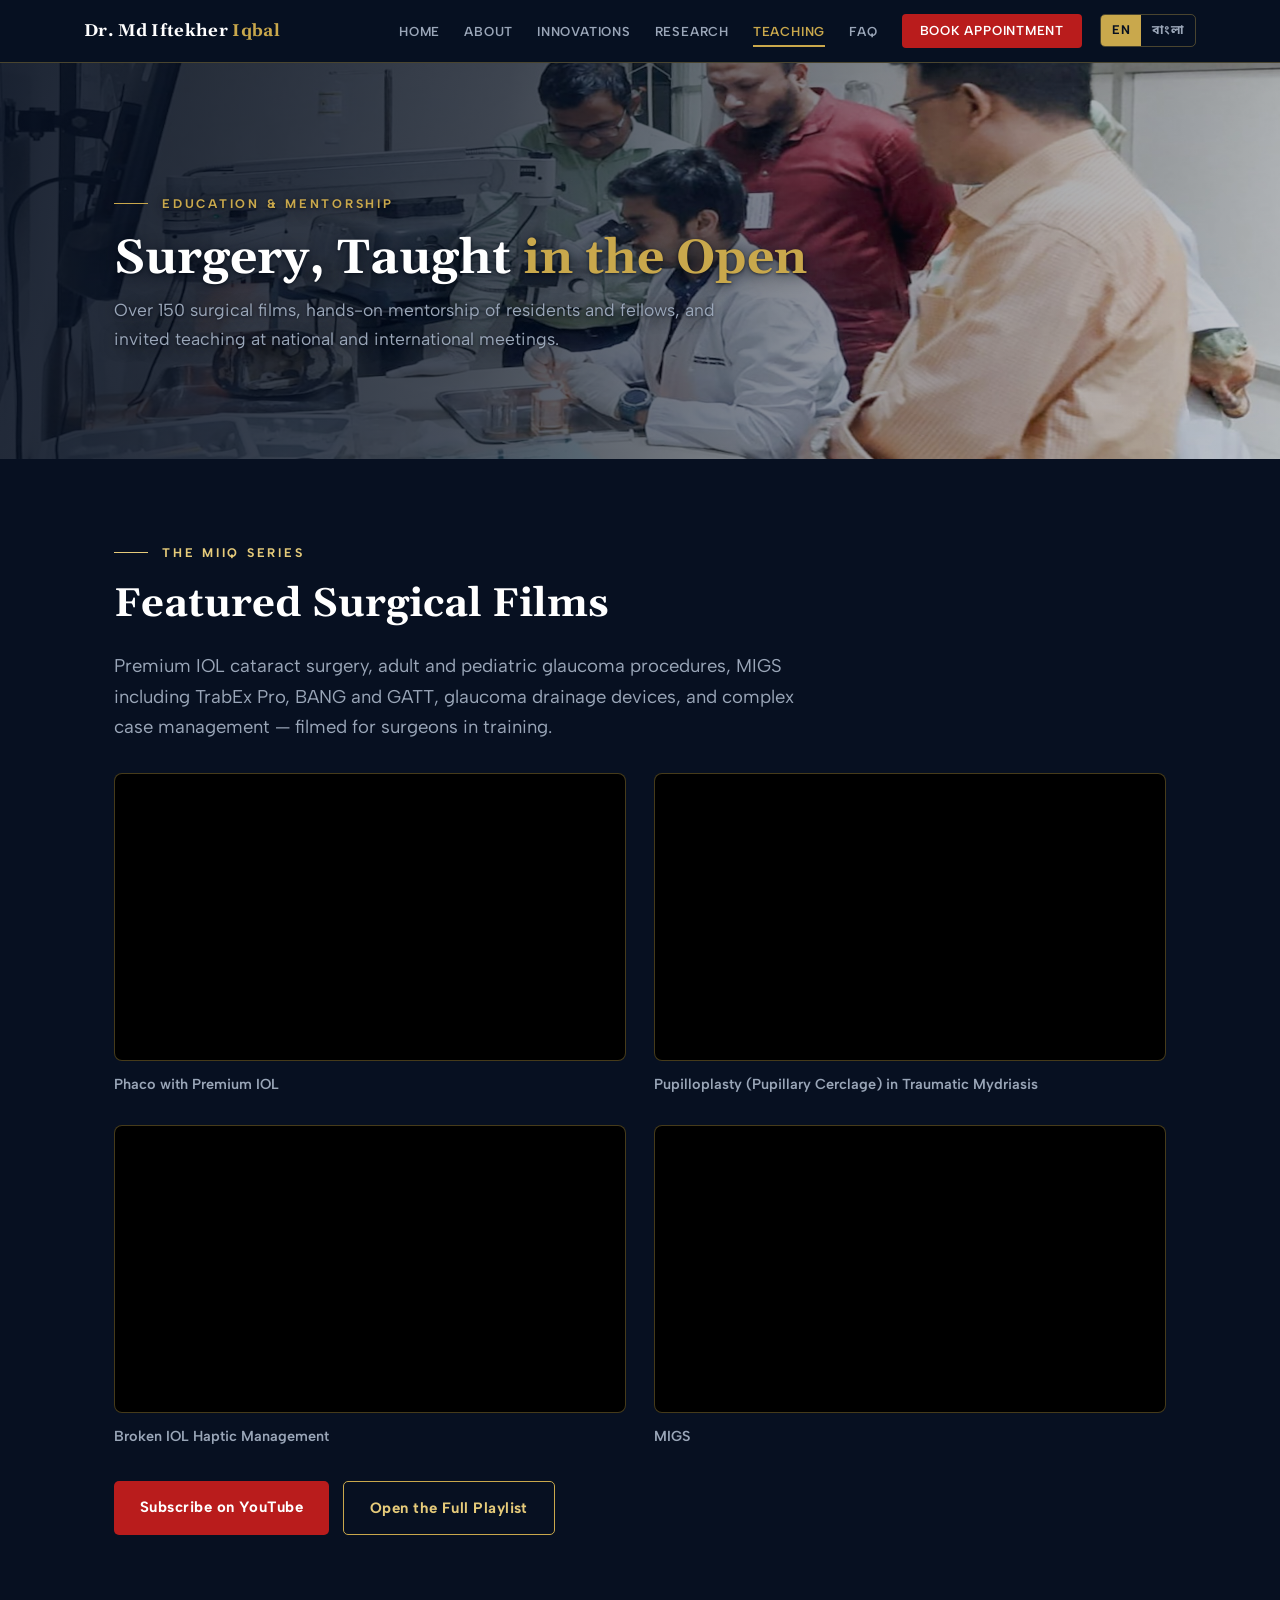
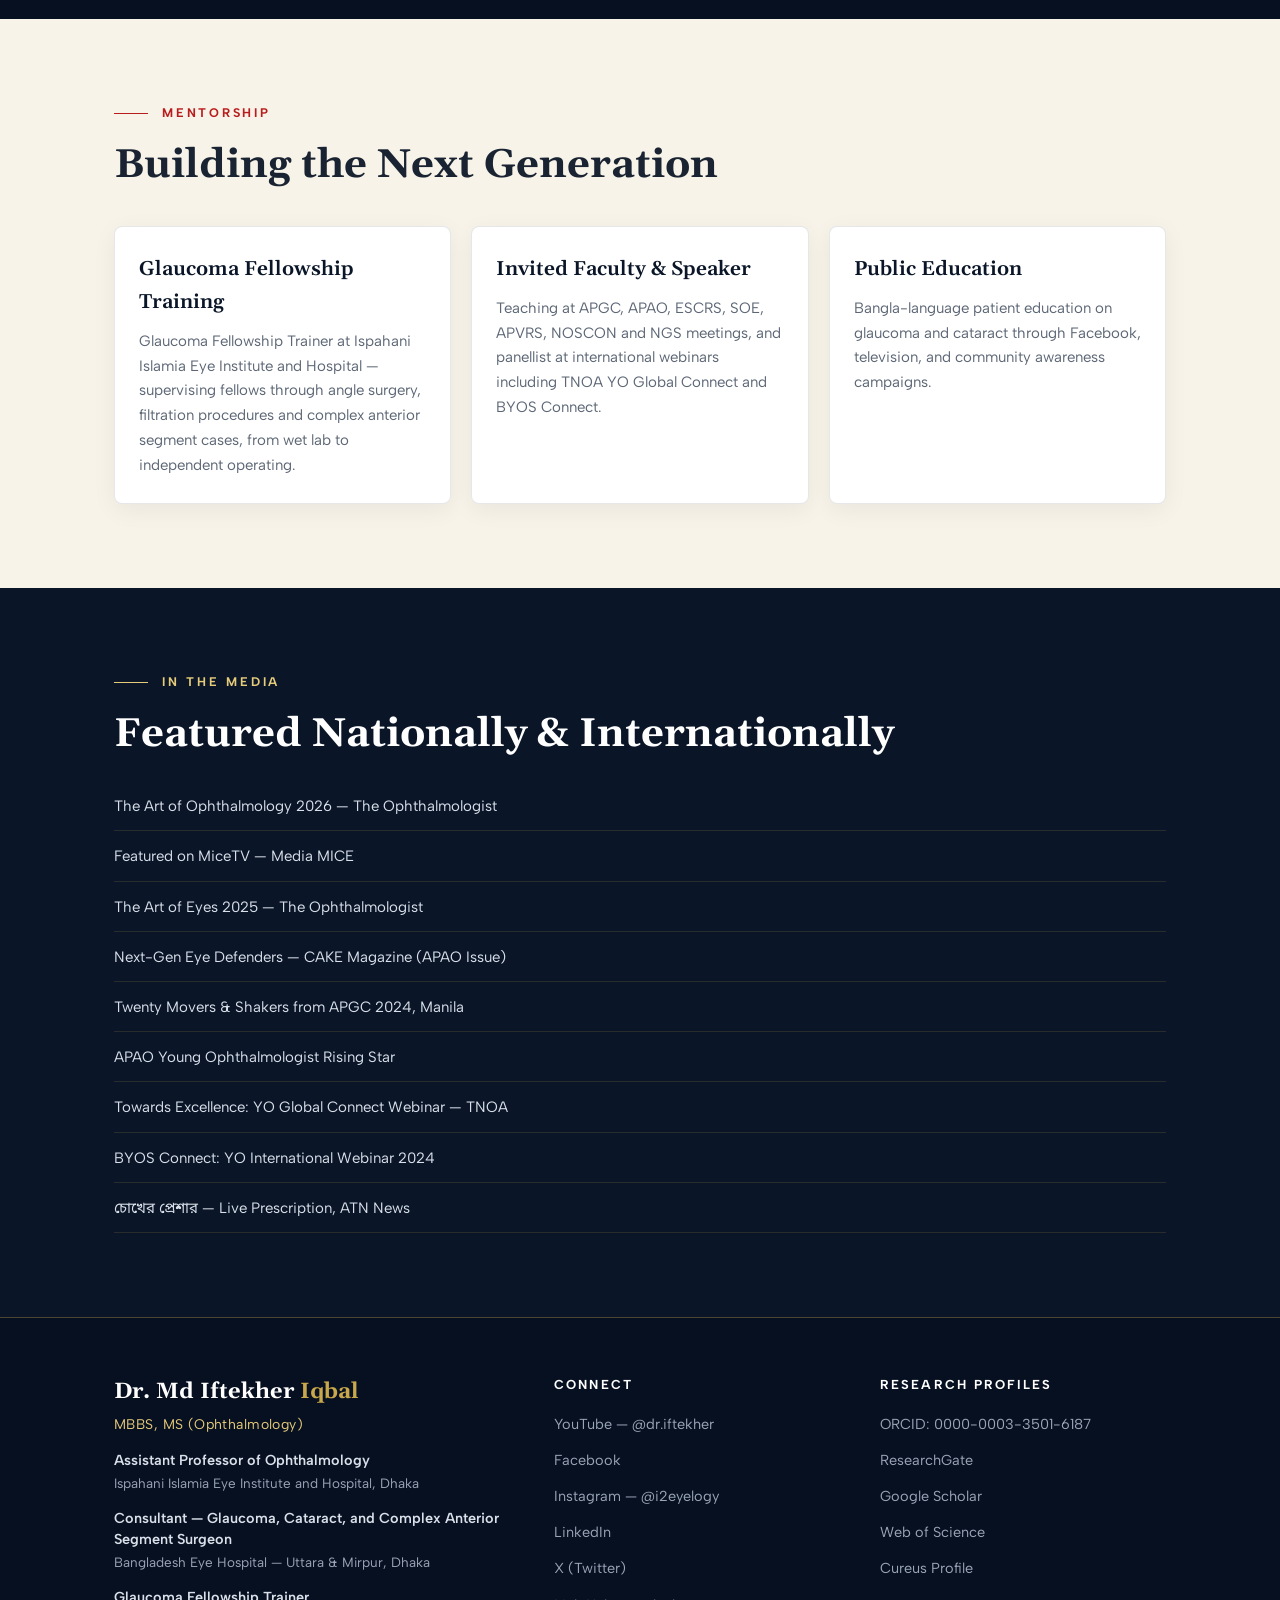
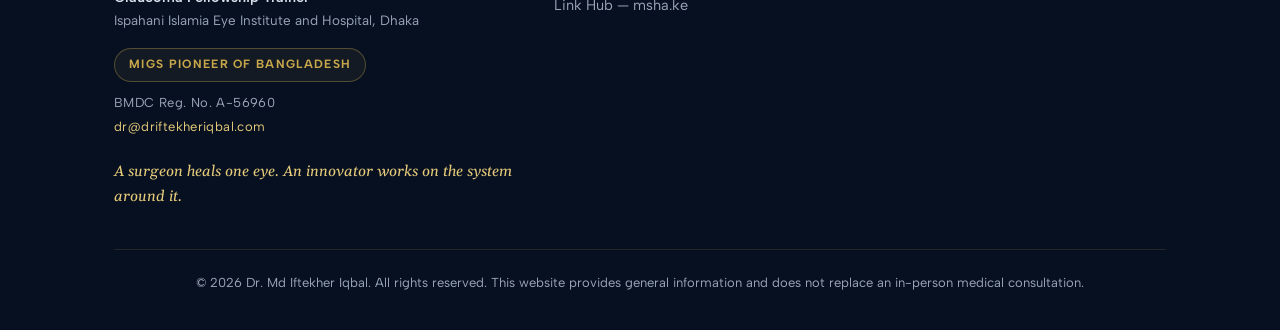
<file: teaching.html>
<!DOCTYPE html>
<html lang="en">
<head>
<meta charset="UTF-8">
<meta name="viewport" content="width=device-width, initial-scale=1.0">
<!-- ============================================================
     OFFICIAL WEBSITE — DR. MD IFTEKHER IQBAL, MBBS, MS
     HOW TO EDIT: look for comments marked  EDIT HERE  below.
     Change only the text between tags; never delete the tags.
     Brand colours live in css/style.css (:root section).

     BILINGUAL STRUCTURE
       page.html      = English
       page-bn.html   = Bangla (বাংলা)
     The two are independent files. When you change a fact in one
     (a phone number, a new award), change it in BOTH so the
     versions stay consistent.
     ============================================================ -->
<title>Teaching & Media | Dr. Md Iftekher Iqbal — The MIIQ Surgical Series</title>
<meta name="description" content="The MIIQ surgical teaching series, mentorship, and international media features of Dr. Md Iftekher Iqbal.">
<link rel="canonical" href="https://driftekheriqbal.com/teaching.html">
<meta property="og:url" content="https://driftekheriqbal.com/teaching.html">
<meta property="og:image" content="https://driftekheriqbal.com/photo.jpg">
<meta property="og:image:alt" content="Dr. Md Iftekher Iqbal">
<meta property="og:site_name" content="Dr. Md Iftekher Iqbal">
<meta property="og:locale" content="en_US">
<meta property="og:locale:alternate" content="bn_BD">
<meta name="twitter:card" content="summary_large_image">
<meta name="twitter:title" content="Dr. Md Iftekher Iqbal">
<meta name="twitter:image" content="https://driftekheriqbal.com/photo.jpg">
<meta name="theme-color" content="#0A1628">
<meta name="robots" content="index, follow, max-image-preview:large">
<link rel="icon" href="favicon.svg" type="image/svg+xml">
<link rel="apple-touch-icon" href="photo.jpg">
<meta name="author" content="Dr. Md Iftekher Iqbal">
<meta property="og:title" content="Teaching & Media | Dr. Md Iftekher Iqbal — The MIIQ Surgical Series">
<meta property="og:description" content="The MIIQ surgical teaching series, mentorship, and international media features of Dr. Md Iftekher Iqbal.">
<meta property="og:type" content="profile">
<link rel="alternate" hreflang="en" href="https://driftekheriqbal.com/teaching.html">
<link rel="alternate" hreflang="bn" href="https://driftekheriqbal.com/teaching-bn.html">
<link rel="alternate" hreflang="x-default" href="https://driftekheriqbal.com/teaching.html">
<link rel="preconnect" href="https://fonts.googleapis.com">
<link rel="preconnect" href="https://fonts.gstatic.com" crossorigin>
<link href="https://fonts.googleapis.com/css2?family=Gelasio:ital,wght@0,400;0,600;0,700;1,400;1,600&family=Albert+Sans:wght@400;500;600;700&family=Noto+Sans+Bengali:wght@400;500;600;700&display=swap" rel="stylesheet">
<link rel="stylesheet" href="css/style.css">
</head>
<body>

<a class="skip-link" href="#main">Skip to content</a>
<nav class="nav" aria-label="Main navigation">
  <div class="nav-inner">
    <a class="nav-name" href="index.html">Dr. Md Iftekher <span>Iqbal</span></a>
    <ul class="nav-links" id="navlinks">
        <li><a href="index.html">Home</a></li>
        <li><a href="about.html">About</a></li>
        <li><a href="innovations.html">Innovations</a></li>
        <li><a href="research.html">Research</a></li>
        <li><a href="teaching.html" class="active">Teaching</a></li>
      <li><a href="faq.html">FAQ</a></li>
      <li><a href="appointments.html" class="nav-cta">Book Appointment</a></li>
    </ul>
    <div class="nav-actions">
      <!-- LANGUAGE TOGGLE — links this page to its twin in the other language -->
      <div class="lang-switch" role="group" aria-label="Language">
        <a href="teaching.html" class="active" lang="en">EN</a>
        <a href="teaching-bn.html" lang="bn">বাংলা</a>
      </div>
      <button class="nav-toggle" aria-label="Open menu" onclick="document.getElementById('navlinks').classList.toggle('open')">&#9776;</button>
    </div>
  </div>
</nav>

<header id="main" class="hero hero--page hero--teaching">
  <div class="wrap">
    <p class="eyebrow">Education &amp; Mentorship</p>
    <h1>Surgery, Taught <em>in the Open</em></h1>
    <p class="hero-sub">Over 150 surgical films, hands-on mentorship of residents and fellows, and invited teaching at national and international meetings.</p>
  </div>
</header>

<!-- ############################################################
     FEATURED FILMS — four pinned films from your public channel.
     TO SWAP A FILM: replace the code after  embed/  with the code
     from any YouTube link (the part after youtu.be/ or watch?v=).
     Current films: 9fthRKjS3cg, 6bvu8sDHJk4, 5EQjrW-Sjlo, D5-Yo6wkm-4
     TO ADD A CAPTION under a player, add a line like
        <p>Your caption text</p>
     immediately after that player's yt-frame </div>.
     Mirror every change in teaching-bn.html
     ############################################################ -->
<section class="section section--deep">
  <div class="wrap">
    <p class="eyebrow">The MIIQ Series</p>
    <h2>Featured Surgical Films</h2>
    <p class="lede">Premium IOL cataract surgery, adult and pediatric glaucoma procedures, MIGS including TrabEx Pro, BANG and GATT, glaucoma drainage devices, and complex case management — filmed for surgeons in training.</p>
    <div class="yt-grid" style="margin-top:30px">
      <div class="yt-item">
        <div class="yt-frame"><iframe src="https://www.youtube-nocookie.com/embed/9fthRKjS3cg" title="MIIQ — Phaco with Premium IOL" loading="lazy" allowfullscreen></iframe></div>
        <p>Phaco with Premium IOL</p>
      </div>
      <div class="yt-item">
        <div class="yt-frame"><iframe src="https://www.youtube-nocookie.com/embed/6bvu8sDHJk4" title="MIIQ — Pupilloplasty (Pupillary Cerclage) in Traumatic Mydriasis" loading="lazy" allowfullscreen></iframe></div>
        <p>Pupilloplasty (Pupillary Cerclage) in Traumatic Mydriasis</p>
      </div>
      <div class="yt-item">
        <div class="yt-frame"><iframe src="https://www.youtube-nocookie.com/embed/5EQjrW-Sjlo" title="MIIQ — Broken IOL Haptic Management" loading="lazy" allowfullscreen></iframe></div>
        <p>Broken IOL Haptic Management</p>
      </div>
      <div class="yt-item">
        <div class="yt-frame"><iframe src="https://www.youtube-nocookie.com/embed/D5-Yo6wkm-4" title="MIIQ — MIGS" loading="lazy" allowfullscreen></iframe></div>
        <p>MIGS</p>
      </div>
    </div>
    <div class="cta-row" style="margin-top:32px">
      <a class="btn btn--red" href="https://www.youtube.com/@dr.iftekher?sub_confirmation=1" target="_blank" rel="noopener">Subscribe on YouTube</a>
      <a class="btn btn--ghost" href="https://www.youtube.com/playlist?list=PLQgYX9K4kgxk" target="_blank" rel="noopener">Open the Full Playlist</a>
    </div>
  </div>
</section>

<section class="section section--cream">
  <div class="wrap">
    <p class="eyebrow eyebrow--red">Mentorship</p>
    <h2>Building the Next Generation</h2>
    <div class="card-grid">
      <div class="card card--light"><h3>Glaucoma Fellowship Training</h3><p>Glaucoma Fellowship Trainer at Ispahani Islamia Eye Institute and Hospital — supervising fellows through angle surgery, filtration procedures and complex anterior segment cases, from wet lab to independent operating.</p></div>
      <div class="card card--light"><h3>Invited Faculty &amp; Speaker</h3><p>Teaching at APGC, APAO, ESCRS, SOE, APVRS, NOSCON and NGS meetings, and panellist at international webinars including TNOA YO Global Connect and BYOS Connect.</p></div>
      <div class="card card--light"><h3>Public Education</h3><p>Bangla-language patient education on glaucoma and cataract through Facebook, television, and community awareness campaigns.</p></div>
    </div>
  </div>
</section>

<!-- EDIT HERE: MEDIA FEATURES — add new items to the top of this list -->
<section class="section section--navy">
  <div class="wrap">
    <p class="eyebrow">In the Media</p>
    <h2>Featured Nationally &amp; Internationally</h2>
    <ul class="media-list">

      <li><a href="https://theophthalmologist.com/issues/2026/articles/may/the-art-of-ophthalmology-2026/" target="_blank" rel="noopener">The Art of Ophthalmology 2026 — The Ophthalmologist</a></li>
      <li><a href="https://youtube.com/shorts/WkSDwb7C4eQ?feature=share" target="_blank" rel="noopener">Featured on MiceTV — Media MICE</a></li>
      <li><a href="https://www.theophthalmologist.com/issues/2025/articles/july/the-art-of-eyes-2025/" target="_blank" rel="noopener">The Art of Eyes 2025 — The Ophthalmologist</a></li>
      <li><a href="https://issuu.com/mediamice/docs/cake_issue_25_the_apao_issue?fr=sODU0NDgzOTI4NTk" target="_blank" rel="noopener">Next-Gen Eye Defenders — CAKE Magazine (APAO Issue)</a></li>
      <li><a href="https://www.linkedin.com/pulse/twenty-movers-shakers-from-apgc-2024-manila-matt-young-brryc" target="_blank" rel="noopener">Twenty Movers &amp; Shakers from APGC 2024, Manila</a></li>
      <li><a href="https://youtu.be/PTgvy2z1kNs" target="_blank" rel="noopener">APAO Young Ophthalmologist Rising Star</a></li>
      <li><a href="https://youtu.be/VPGlR-uEFGM" target="_blank" rel="noopener">Towards Excellence: YO Global Connect Webinar — TNOA</a></li>
      <li><a href="https://youtu.be/UWUZnHQWUuo" target="_blank" rel="noopener">BYOS Connect: YO International Webinar 2024</a></li>
      <li><a href="https://youtu.be/NLxXtfAgYy4" target="_blank" rel="noopener">চোখের প্রেশার — Live Prescription, ATN News</a></li>

    </ul>
  </div>
</section>

<!-- ================= FOOTER ================= -->
<footer>
  <div class="wrap">
    <div class="foot-grid">
      <div>
        <p class="foot-name">Dr. Md Iftekher <span>Iqbal</span></p>
        <p class="foot-degree">MBBS, MS (Ophthalmology)</p>
        <p class="foot-role">Assistant Professor of Ophthalmology</p>
        <p class="foot-org">Ispahani Islamia Eye Institute and Hospital, Dhaka</p>
        <p class="foot-role">Consultant — Glaucoma, Cataract, and Complex Anterior Segment Surgeon</p>
        <p class="foot-org">Bangladesh Eye Hospital — Uttara &amp; Mirpur, Dhaka</p>
        <p class="foot-role">Glaucoma Fellowship Trainer</p>
        <p class="foot-org">Ispahani Islamia Eye Institute and Hospital, Dhaka</p>
        <p class="foot-pioneer">MIGS Pioneer of Bangladesh</p>
        <p class="foot-bmdc">BMDC Reg. No. A-56960</p>
        <p class="foot-bmdc"><a href="mailto:dr@driftekheriqbal.com">dr@driftekheriqbal.com</a></p>
        <p class="foot-line">A surgeon heals one eye. An innovator works on the system around it.</p>
      </div>
      <div>
        <h4>Connect</h4>
        <ul>
          <li><a href="https://www.youtube.com/@dr.iftekher" target="_blank" rel="noopener">YouTube — @dr.iftekher</a></li>
          <li><a href="https://www.facebook.com/dr.iftekher.oph" target="_blank" rel="noopener">Facebook</a></li>
          <li><a href="https://instagram.com/i2eyelogy" target="_blank" rel="noopener">Instagram — @i2eyelogy</a></li>
          <li><a href="https://www.linkedin.com/in/iftekher-iqbal" target="_blank" rel="noopener">LinkedIn</a></li>
          <li><a href="https://x.com/iftekher_iqbal" target="_blank" rel="noopener">X (Twitter)</a></li>
          <li><a href="https://msha.ke/dr.iftekher" target="_blank" rel="noopener">Link Hub — msha.ke</a></li>
        </ul>
      </div>
      <div>
        <h4>Research Profiles</h4>
        <ul>
          <li><a href="https://orcid.org/0000-0003-3501-6187" target="_blank" rel="noopener">ORCID: 0000-0003-3501-6187</a></li>
          <li><a href="https://www.researchgate.net/profile/Md-Iftekher-Iqbal" target="_blank" rel="noopener">ResearchGate</a></li>
          <li><a href="https://scholar.google.com/citations?user=cHionpIAAAAJ" target="_blank" rel="noopener">Google Scholar</a></li>
          <li><a href="https://www.webofscience.com/wos/author/record/AAH-5555-2019" target="_blank" rel="noopener">Web of Science</a></li>
          <li><a href="https://www.cureus.com/users/389675-md-iftekher-iqbal" target="_blank" rel="noopener">Cureus Profile</a></li>
        </ul>
      </div>
    </div>
    <p class="copyright">&copy; 2026 Dr. Md Iftekher Iqbal. All rights reserved. This website provides general information and does not replace an in-person medical consultation.</p>
  </div>
</footer>

</body>
</html>
</file>
<file: css/style.css>
/* ============================================================
   DR. MD IFTEKHER IQBAL — OFFICIAL WEBSITE
   Shared stylesheet for ALL pages.
   ------------------------------------------------------------
   TO EDIT BRAND COLOURS: change the values in :root below.
   One change here updates every page of the site.
   ============================================================ */

:root{
  --navy:#0A1628;
  --navy-deep:#071021;
  --navy-mid:#12233F;
  --gold:#C9A84C;
  --gold-soft:#E6CB7A;
  --red:#B91C1C;
  --cream:#F7F3E9;
  --white:#FFFFFF;
  --ink:#1A2332;
  --muted:#5C6675;
  --muted-dark:#9AA6B8;
  --line-gold:rgba(201,168,76,.35);
  --line-gold-faint:rgba(201,168,76,.15);
  --display:'Gelasio','Noto Sans Bengali', Georgia, serif;
  --body:'Albert Sans','Noto Sans Bengali','Segoe UI', sans-serif;
  --bangla:'Noto Sans Bengali', sans-serif;
}

*{margin:0;padding:0;box-sizing:border-box}
html{scroll-behavior:smooth}
@media (prefers-reduced-motion:reduce){
  html{scroll-behavior:auto}
  *,*::before,*::after{animation:none!important;transition:none!important}
}
body{
  font-family:var(--body);color:var(--ink);background:var(--navy);
  line-height:1.65;font-size:16.5px;-webkit-font-smoothing:antialiased;
}
img{max-width:100%;display:block}
a{color:inherit}
a:focus-visible,button:focus-visible{outline:3px solid var(--gold);outline-offset:3px;border-radius:2px}

.wrap{max-width:1100px;margin:0 auto;padding:0 24px}
.eyebrow{
  font-size:12.5px;font-weight:700;letter-spacing:.22em;text-transform:uppercase;
  color:var(--gold);display:flex;align-items:center;gap:14px;margin-bottom:18px;
}
.eyebrow::before{content:"";width:34px;height:1px;background:currentColor;flex:none}
.eyebrow--red{color:var(--red)}
h2{font-family:var(--display);font-weight:700;font-size:clamp(28px,4vw,40px);line-height:1.2;margin-bottom:22px}
h3.sub{font-family:var(--display);font-weight:600;font-size:clamp(20px,2.6vw,25px);margin:44px 0 16px}
.lede{font-size:clamp(16.5px,2vw,18.5px);max-width:680px}
.section{padding:84px 0}
.section--cream{background:var(--cream)}
.section--cream .lede{color:var(--muted)}
.section--navy{background:var(--navy);color:var(--white)}
.section--navy .eyebrow{color:var(--gold-soft)}
.section--navy .lede{color:var(--muted-dark)}
.section--deep{background:var(--navy-deep);color:var(--white)}
.section--deep .eyebrow{color:var(--gold-soft)}
.section--deep .lede{color:var(--muted-dark)}

/* ---------- Buttons ---------- */
.btn{
  display:inline-block;text-decoration:none;font-weight:700;font-size:15px;
  padding:14px 26px;border-radius:5px;letter-spacing:.03em;
  transition:transform .15s, background .2s, color .2s;
}
.btn:hover{transform:translateY(-2px)}
.btn--red{background:var(--red);color:var(--white)}
.btn--red:hover{background:#9d1616}
.btn--ghost{border:1.5px solid var(--gold);color:var(--gold-soft)}
.btn--ghost:hover{background:rgba(201,168,76,.12)}
.btn--navy{border:1.5px solid var(--navy);color:var(--navy)}
.btn--navy:hover{background:var(--navy);color:var(--gold-soft)}
.cta-row{display:flex;flex-wrap:wrap;gap:14px}

/* ---------- Navigation ---------- */
.nav{
  position:sticky;top:0;z-index:50;
  background:rgba(7,16,33,.94);backdrop-filter:blur(10px);
  border-bottom:1px solid var(--line-gold);
}
.nav-inner{display:flex;align-items:center;gap:18px;padding:14px 24px;max-width:1160px;margin:0 auto}
.nav-name{font-family:var(--display);font-weight:700;font-size:17px;color:var(--white);text-decoration:none;letter-spacing:.02em}
.nav-name span{color:var(--gold)}
.nav-links{display:flex;gap:24px;list-style:none;align-items:center;margin-left:auto}
.nav-links a{color:var(--muted-dark);text-decoration:none;font-size:13px;font-weight:600;letter-spacing:.06em;text-transform:uppercase;transition:color .2s;padding:6px 0}
.nav-links a:hover{color:var(--gold-soft)}
.nav-links a.active{color:var(--gold);border-bottom:2px solid var(--gold)}
.nav-links a.nav-cta{background:var(--red);color:var(--white);padding:9px 18px;border-radius:4px;border-bottom:none}
.nav-links a.nav-cta:hover{background:#9d1616}
.nav-toggle{display:none;background:none;border:1.5px solid var(--line-gold);color:var(--gold-soft);font-size:22px;line-height:1;padding:6px 12px;border-radius:5px;cursor:pointer}
@media(max-width:920px){
  .nav-toggle{display:block}
  .nav-links{
    display:none;position:absolute;top:100%;left:0;right:0;
    flex-direction:column;gap:0;background:var(--navy-deep);
    border-bottom:1px solid var(--line-gold);padding:10px 0 18px;
  }
  .nav-links.open{display:flex}
  .nav-links li{width:100%;text-align:center}
  .nav-links a{display:inline-block;padding:12px 0}
  .nav-links a.active{border-bottom:none}
  .nav-links a.nav-cta{margin-top:8px}
}

/* ---------- Page heroes with layered background images ----------
   Each page hero loads TWO background layers:
   1. an optional photograph  img/hero-<page>.jpg  (add your own later)
   2. a branded SVG pattern   img/bg-<page>.svg    (always present)
   If the photograph is missing, the SVG shows automatically.        */
.hero{
  position:relative;color:var(--white);
  background-color:var(--navy-deep);
  background-position:center;background-size:cover;
  display:flex;align-items:center;
}
.hero::before{ /* dark overlay keeps text readable over any photo */
  content:"";position:absolute;inset:0;
  background:linear-gradient(100deg, rgba(7,16,33,.93) 34%, rgba(7,16,33,.62) 72%, rgba(7,16,33,.45));
}
.hero > .wrap{position:relative;width:100%}
.hero--home{min-height:88vh;padding:100px 0}
.hero--page{min-height:44vh;padding:96px 0 70px}
.hero--home{background-image:url('../img/hero-home.jpg'), url('../img/bg-home.svg')}
.hero--about{background-image:url('../img/hero-about.jpg'), url('../img/bg-about.svg')}
.hero--innovations{background-image:url('../img/hero-innovations.jpg'), url('../img/bg-innovations.svg')}
.hero--research{background-image:url('../img/hero-research.jpg'), url('../img/bg-research.svg')}
.hero--teaching{background-image:url('../img/hero-teaching.jpg'), url('../img/bg-teaching.svg')}
.hero--appointments{background-image:url('../img/hero-appointments.jpg'), url('../img/bg-appointments.svg')}

.hero h1{font-family:var(--display);font-weight:700;font-size:clamp(36px,5.5vw,58px);line-height:1.12;margin:14px 0 10px}
.hero h1 em{font-style:normal;color:var(--gold)}
.hero--page h1{font-size:clamp(32px,4.5vw,48px)}
.hero-role{font-size:clamp(15px,1.9vw,18px);color:var(--gold-soft);font-weight:500;margin-bottom:4px;line-height:1.45}
.hero-role + .hero-role{margin-bottom:8px}
.hero-role-bn{font-family:var(--bangla);font-size:15.5px;color:var(--muted-dark);margin-bottom:26px}
.hero-line{
  font-family:var(--display);font-style:italic;font-size:clamp(17px,2.2vw,21px);
  color:#D9E0EA;border-left:3px solid var(--gold);padding-left:18px;margin:0 0 30px;max-width:560px;
}
.hero-sub{color:var(--muted-dark);max-width:640px;font-size:clamp(15.5px,1.8vw,17.5px)}
.badges{display:flex;flex-wrap:wrap;gap:10px;margin-bottom:34px}
.badge{
  font-size:12.5px;font-weight:600;letter-spacing:.04em;
  border:1px solid var(--line-gold);color:var(--gold-soft);
  padding:7px 14px;border-radius:999px;background:rgba(10,22,40,.55);
}

/* ---------- Home: hero grid & portrait ---------- */
.hero-grid{display:grid;grid-template-columns:1.5fr 1fr;gap:56px;align-items:center}
@media(max-width:860px){.hero-grid{grid-template-columns:1fr}}
.portrait{
  width:min(300px,76vw);aspect-ratio:1/1;border-radius:50%;
  border:3px solid var(--gold);padding:8px;margin:0 auto;
  background:radial-gradient(circle at 30% 25%, var(--navy-mid), var(--navy-deep));
  display:flex;align-items:center;justify-content:center;
}
.portrait img{width:100%;height:100%;object-fit:cover;border-radius:50%}
.portrait-fallback{font-family:var(--display);font-size:80px;font-weight:700;color:var(--gold);letter-spacing:.04em}
.portrait-caption{text-align:center;margin-top:16px;font-size:13px;color:var(--muted-dark);letter-spacing:.05em}

/* ---------- Stats strip ---------- */
.stats{background:var(--navy);border-top:1px solid var(--line-gold);border-bottom:1px solid var(--line-gold)}
.stats-grid{display:grid;grid-template-columns:repeat(4,1fr);text-align:center}
@media(max-width:760px){.stats-grid{grid-template-columns:repeat(2,1fr)}}
.stat{padding:34px 12px;border-right:1px solid var(--line-gold-faint)}
.stat:last-child{border-right:none}
@media(max-width:760px){
  .stat:nth-child(2){border-right:none}
  .stat:nth-child(1),.stat:nth-child(2){border-bottom:1px solid var(--line-gold-faint)}
}
.stat b{display:block;font-family:var(--display);font-size:34px;color:var(--gold);font-weight:700}
.stat span{font-size:13px;color:var(--muted-dark);letter-spacing:.08em;text-transform:uppercase;font-weight:600}

/* ---------- Cards & grids ---------- */
.card-grid{display:grid;grid-template-columns:repeat(auto-fit,minmax(290px,1fr));gap:20px;margin-top:36px}
.card{
  border:1px solid var(--line-gold);border-radius:8px;padding:26px 24px;
  background:linear-gradient(160deg, rgba(201,168,76,.06), rgba(201,168,76,0) 55%);
}
.card h3{font-family:var(--display);font-size:20px;color:var(--gold-soft);margin-bottom:10px;font-weight:600}
.card p{font-size:15px;color:var(--muted-dark)}
.card .more{display:inline-block;margin-top:14px;color:var(--gold);text-decoration:none;font-weight:700;font-size:13.5px;letter-spacing:.08em;text-transform:uppercase}
.card .more:hover{color:var(--gold-soft)}

/* Light cards (on cream) */
.card--light{background:var(--white);border:1px solid rgba(10,22,40,.1);box-shadow:0 6px 24px rgba(10,22,40,.06)}
.card--light h3{color:var(--navy)}
.card--light p{color:var(--muted)}

.callout{margin-top:40px;border:1px solid var(--line-gold);border-radius:8px;padding:24px 28px;background:rgba(185,28,28,.06)}
.callout b{color:var(--gold-soft);font-family:var(--display);font-size:17px}
.callout p{color:var(--muted-dark);font-size:15px;margin-top:6px}

/* ---------- About: credentials & timeline ---------- */
.about-grid{display:grid;grid-template-columns:1.15fr .85fr;gap:48px}
@media(max-width:860px){.about-grid{grid-template-columns:1fr}}
.prose p{margin-bottom:16px;color:var(--muted)}
.prose p b{color:var(--ink)}
.section--navy .prose p, .section--deep .prose p{color:var(--muted-dark)}
.section--navy .prose p b, .section--deep .prose p b{color:var(--gold-soft)}
.cred-list{list-style:none;border-left:2px solid var(--gold);padding-left:22px}
.cred-list li{margin-bottom:18px}
.cred-list b{display:block;font-family:var(--display);font-size:17.5px;color:var(--ink)}
.cred-list span{font-size:14.5px;color:var(--muted)}

.timeline{list-style:none;margin-top:30px;border-left:2px solid var(--line-gold);padding-left:28px}
.timeline li{position:relative;margin-bottom:26px}
.timeline li::before{
  content:"";position:absolute;left:-34.5px;top:7px;width:11px;height:11px;
  border-radius:50%;background:var(--gold);border:2px solid var(--navy-deep);
}
.timeline .year{font-family:var(--display);color:var(--gold);font-weight:700;font-size:15px;letter-spacing:.06em}
.timeline b{display:block;color:var(--white);font-size:16.5px;margin-top:2px}
.timeline p{color:var(--muted-dark);font-size:14.5px;margin-top:3px}

/* ---------- Publications ---------- */
.pub-list{list-style:none;margin-top:10px}
.pub-list li{border-bottom:1px solid rgba(10,22,40,.12);padding:16px 0}
.pub-list a{color:var(--ink);text-decoration:none;font-weight:600;font-size:16px;line-height:1.45;transition:color .2s}
.pub-list a:hover{color:var(--red)}
.pub-list em{display:block;font-style:normal;font-size:13.5px;color:var(--muted);margin-top:7px;letter-spacing:.03em}
.pub-type{
  display:inline-block;font-size:11px;font-weight:700;letter-spacing:.11em;
  text-transform:uppercase;color:var(--red);background:rgba(185,28,28,.06);
  border:1px solid rgba(185,28,28,.28);padding:3px 9px;border-radius:3px;margin-right:10px;
}
.profiles{display:flex;flex-wrap:wrap;gap:12px;margin-top:30px}

/* ---------- Teaching ---------- */
.yt-frame{aspect-ratio:16/9;width:100%;border:1px solid var(--line-gold);border-radius:8px;overflow:hidden;background:#000}
.yt-frame iframe{width:100%;height:100%;border:0}
.yt-grid{display:grid;grid-template-columns:1fr 1fr;gap:28px;margin-top:36px}
@media(max-width:760px){.yt-grid{grid-template-columns:1fr}}
.yt-item p{margin-top:12px;color:var(--muted-dark);font-size:14.5px;font-weight:600}
.media-list{list-style:none;margin-top:16px}
.media-list li{padding:11px 0;border-bottom:1px solid var(--line-gold-faint)}
.media-list a{color:#D9E0EA;text-decoration:none;font-size:15px}
.media-list a:hover{color:var(--gold-soft)}

/* ---------- Chambers ---------- */
.chamber-grid{display:grid;grid-template-columns:1fr 1fr;gap:24px;margin-top:36px}
@media(max-width:860px){.chamber-grid{grid-template-columns:1fr}}
.chamber{
  background:var(--white);border-radius:10px;padding:30px 28px;
  border-top:5px solid var(--gold);box-shadow:0 6px 24px rgba(10,22,40,.08);
}
.chamber h3{font-family:var(--display);font-size:21px;color:var(--navy);margin-bottom:4px}
.chamber-addr{font-size:14.5px;color:var(--muted);margin-bottom:14px}
.chamber dl{font-size:15px}
.chamber dt{font-weight:700;color:var(--navy);font-size:12.5px;letter-spacing:.12em;text-transform:uppercase;margin-top:14px}
.chamber dd{color:var(--ink);margin-top:3px}
.bn{font-family:var(--bangla)}
.chamber a{color:var(--red);text-decoration:none;font-weight:600}
.chamber a:hover{text-decoration:underline}
.chamber-links{margin-top:18px;display:flex;flex-wrap:wrap;gap:10px}
.chamber-links a{
  font-size:13.5px;border:1.5px solid var(--navy);color:var(--navy);
  padding:8px 14px;border-radius:5px;font-weight:700;text-decoration:none;transition:all .2s;
}
.chamber-links a:hover{background:var(--navy);color:var(--gold-soft);text-decoration:none}
.whatsapp-note{margin-top:26px;text-align:center;font-size:15px;color:var(--muted)}
.whatsapp-note a{color:var(--red);font-weight:700;text-decoration:none}

/* ---------- Footer ---------- */
footer{background:var(--navy-deep);color:var(--muted-dark);padding:56px 0 36px;border-top:1px solid var(--line-gold)}
.foot-grid{display:grid;grid-template-columns:1.4fr 1fr 1fr;gap:40px;margin-bottom:40px}
@media(max-width:760px){.foot-grid{grid-template-columns:1fr}}
.foot-name{font-family:var(--display);font-size:22px;color:var(--white);font-weight:700}
.foot-name span{color:var(--gold)}
.foot-tag{font-size:14px;margin-top:8px;max-width:340px}
.foot-line{font-family:var(--display);font-style:italic;color:var(--gold-soft);font-size:15px;margin-top:16px}
footer h4{color:var(--white);font-size:13px;letter-spacing:.16em;text-transform:uppercase;margin-bottom:14px}
footer ul{list-style:none}
footer ul li{margin-bottom:9px}
footer ul a{color:var(--muted-dark);text-decoration:none;font-size:14.5px;transition:color .2s}
footer ul a:hover{color:var(--gold-soft)}
.copyright{border-top:1px solid var(--line-gold-faint);padding-top:22px;font-size:13px;text-align:center}


/* ---------- Language switch (EN | বাংলা) ---------- */
.nav-actions{display:flex;align-items:center;gap:12px;margin-left:auto}
.nav-links + .nav-actions{margin-left:0}
.lang-switch{display:flex;border:1px solid var(--line-gold);border-radius:5px;overflow:hidden;flex:none}
.lang-switch a{
  padding:6px 11px;font-size:12.5px;font-weight:700;letter-spacing:.04em;
  color:var(--muted-dark);text-decoration:none;transition:background .2s,color .2s;line-height:1.5;
}
.lang-switch a:hover{color:var(--gold-soft)}
.lang-switch a.active{background:var(--gold);color:var(--navy-deep)}
.lang-switch a.active:hover{color:var(--navy-deep)}
@media(max-width:920px){
  .nav-links{margin-left:0}
  .nav-actions{margin-left:auto}
}

/* ---------- Bangla pages: more generous vertical rhythm ---------- */
.bn-page{line-height:1.85;font-size:16px}
.bn-page h1,.bn-page h2{line-height:1.42}
.bn-page h3,.bn-page .card h3,.bn-page .chamber h3{line-height:1.5}
.bn-page .hero h1{line-height:1.38}
.bn-page .hero-line{line-height:1.6}
.bn-page .eyebrow{letter-spacing:.12em}
.bn-page .badge{letter-spacing:.01em;line-height:1.6}
.bn-page .stat b{line-height:1.3}
.bn-page .cred-list b,.bn-page .timeline b{line-height:1.5}
.bn-page .nav-links a{letter-spacing:.02em;text-transform:none;font-size:14px}
.bn-page .btn{letter-spacing:.01em}


/* ---------- Teaching: series topic panel ---------- */
.panel-head{font-family:var(--display);font-size:20px;color:var(--gold-soft);font-weight:600;margin-bottom:6px}
.topic-list{list-style:none;margin-top:10px}
.topic-list li{
  padding:11px 0;border-bottom:1px solid var(--line-gold-faint);
  color:var(--muted-dark);font-size:15px;line-height:1.55;
}
.topic-list li::before{content:"\2014";color:var(--gold);margin-right:11px}
.bn-page .topic-list li{line-height:1.75}


/* ============================================================
   MOBILE NAVIGATION FIX
   The dropdown link rule was stripping the horizontal padding
   from the red "Book Appointment" button, squashing it.
   ============================================================ */
@media(max-width:920px){
  .nav-links a{display:block;padding:13px 20px;font-size:14px}
  .nav-links li{width:100%;text-align:center}
  .nav-links a.nav-cta{
    display:inline-block;width:auto;
    margin:14px auto 6px;padding:12px 30px;border-radius:5px;
  }
}
@media(max-width:480px){
  .nav-inner{gap:10px;padding:12px 16px}
  .nav-name{font-size:15px}
  .lang-switch a{padding:6px 9px;font-size:11.5px}
  .nav-toggle{padding:5px 10px;font-size:20px}
}

/* ============================================================
   FOOTER IDENTITY BLOCK — one line per element
   ============================================================ */
.foot-degree{font-size:14px;color:var(--gold-soft);margin-top:3px;letter-spacing:.03em}
.foot-role{font-size:14.5px;color:#D9E0EA;margin-top:14px;font-weight:600;line-height:1.45}
.foot-org{font-size:13.5px;color:var(--muted-dark);margin-top:3px;line-height:1.45}
.foot-pioneer{
  display:inline-block;margin-top:18px;font-size:12px;font-weight:700;
  letter-spacing:.11em;text-transform:uppercase;color:var(--gold);
  border:1px solid var(--line-gold);padding:6px 14px;border-radius:999px;
  background:rgba(201,168,76,.07);
}
.foot-line{margin-top:20px}
.bn-page .foot-role,.bn-page .foot-org{line-height:1.7}
.bn-page .foot-pioneer{letter-spacing:.02em;text-transform:none}

/* Stat sub-label (indexing sources) */
.stat span small{
  display:block;margin-top:5px;font-size:11px;font-weight:500;
  letter-spacing:.03em;text-transform:none;color:rgba(154,166,184,.72);
}

/* ============================================================
   NAV CTA — DEFINITIVE FIX
   In the screenshot the button's label wrapped onto two lines
   ("BOOK" / "APPOINTMENT") and the red background broke across
   them, because an inline <a> cannot hold padding on a wrap.
   inline-block + nowrap makes the button a solid, unbreakable
   pill at every width, including Chrome's "Desktop site" mode
   on a phone (which is why the 920px breakpoint never fired).
   ============================================================ */
.nav-links a.nav-cta{
  display:inline-block !important;
  white-space:nowrap;
  line-height:1.2;
}
.nav-name{white-space:nowrap}

/* Narrow desktop / desktop-site-on-phone: tighten before it breaks */
@media(max-width:1100px){
  .nav-inner{gap:12px}
  .nav-links{gap:15px}
  .nav-links a{font-size:12px;letter-spacing:.04em}
  .nav-links a.nav-cta{padding:8px 14px}
  .nav-name{font-size:15.5px}
}
@media(max-width:1000px){
  .nav-links{gap:11px}
  .nav-links a{font-size:11.5px;letter-spacing:.02em}
}

/* ============================================================
   HERO PHOTOGRAPHS — let the image breathe
   The old veil sat at 93% opacity over the left two-thirds,
   which is why the operating-microscope photo read as muddy.
   Now: a lighter, longer gradient so the photograph stays
   vivid, with a text-shadow carrying legibility instead.
   ============================================================ */
.hero::before{
  background:linear-gradient(100deg,
    rgba(7,16,33,.90) 0%,
    rgba(7,16,33,.74) 38%,
    rgba(7,16,33,.40) 70%,
    rgba(7,16,33,.20) 100%);
}
.hero .eyebrow,
.hero h1,
.hero .hero-role,
.hero .hero-role-bn,
.hero .hero-line,
.hero .hero-sub,
.hero .portrait-caption{
  text-shadow:0 2px 16px rgba(4,10,22,.85), 0 1px 3px rgba(4,10,22,.6);
}
.hero .badge{backdrop-filter:blur(3px)}

/* veil utilities re-stated so they still win over the new default */
.veil-strong::before{
  background:linear-gradient(100deg, rgba(7,16,33,.97) 38%, rgba(7,16,33,.84) 74%, rgba(7,16,33,.7)) !important;
}
.veil-soft::before{
  background:linear-gradient(100deg, rgba(7,16,33,.78) 0%, rgba(7,16,33,.52) 45%, rgba(7,16,33,.22) 80%, rgba(7,16,33,.1) 100%) !important;
}

/* Phones: text spans the full width, so the veil runs top-to-bottom.
   Kept light at the top so the photograph is actually visible. */
@media(max-width:700px){
  .hero::before{
    background:linear-gradient(180deg,
      rgba(7,16,33,.42) 0%,
      rgba(7,16,33,.68) 30%,
      rgba(7,16,33,.86) 62%,
      rgba(7,16,33,.93) 100%);
  }
  .hero--home{min-height:auto;padding:64px 0 60px}
  .hero--page{min-height:auto;padding:58px 0 48px}
}


/* ============================================================
   AREAS OF EXPERTISE
   A bright section — the one place the site goes fully white,
   giving the page a lift between the navy bands.
   ============================================================ */
.section--white{background:var(--white)}
.section--white .lede{color:var(--muted)}

.expertise-grid{
  display:grid;grid-template-columns:repeat(auto-fit,minmax(290px,1fr));
  gap:14px 26px;margin-top:40px;
}
.expertise{
  padding:30px 26px 28px;border-radius:10px;
  background:var(--white);border:1px solid rgba(10,22,40,.09);
  transition:transform .18s ease, box-shadow .18s ease, border-color .18s ease;
}
.expertise:hover{
  transform:translateY(-3px);
  border-color:var(--line-gold);
  box-shadow:0 14px 38px rgba(10,22,40,.10);
}
.expertise-icon{
  display:flex;align-items:center;justify-content:center;
  width:64px;height:64px;border-radius:50%;
  background:var(--navy-deep);color:var(--gold);
  border:1px solid var(--line-gold);
  margin-bottom:20px;
}
.expertise-icon svg{width:29px;height:29px}
.expertise h3{
  font-family:var(--display);font-size:19px;font-weight:600;
  color:var(--navy);line-height:1.35;margin-bottom:9px;
}
.expertise p{font-size:14.5px;color:var(--muted);line-height:1.62}
.bn-page .expertise h3{line-height:1.5}
.bn-page .expertise p{line-height:1.8}

/* ============================================================
   PORTRAIT — arch frame
   Replaces the circular cut-out. The arch sits on a warm cream
   plate with concentric gold outlines, so the portrait reads as
   a deliberately framed object rather than a floating circle.
   ============================================================ */
.portrait--arch{
  width:min(302px,76vw);
  aspect-ratio:1/1;
  margin:0 auto;
  padding:0;
  border:none;
  overflow:hidden;
  border-radius:50% 50% 14px 14px;
  background:linear-gradient(168deg,#FBF8F0 0%,#EFE8D8 62%,#E4DBC6 100%);
  display:flex;align-items:flex-end;justify-content:center;
  box-shadow:
    0 0 0 2px var(--gold),
    0 0 0 11px rgba(7,16,33,.55),
    0 0 0 12px rgba(201,168,76,.30),
    0 26px 64px rgba(0,0,0,.48);
}
.portrait--arch img{
  width:100%;height:100%;
  object-fit:cover;object-position:center;
  border-radius:0;
}
.portrait--arch .portrait-fallback{
  font-size:72px;color:var(--navy);opacity:.28;margin-bottom:16%;
}
.portrait-caption{margin-top:30px;letter-spacing:.16em;font-size:12px}
@media(max-width:860px){
  .portrait--arch{width:min(244px,62vw);margin-top:34px}
  .portrait-caption{margin-top:22px}
}


/* ============================================================
   PORTRAIT — CIRCULAR (supersedes the arch above)
   Note: the class in the HTML is still called portrait--arch.
   Only this stylesheet changed, so no page edits are needed.
   The cream plate, concentric gold rings and drop shadow from
   the arch treatment are kept — this is a framed circle, not
   the old floating cut-out.
   ============================================================ */
.portrait--arch{
  width:min(280px,68vw);
  aspect-ratio:1/1;
  border-radius:50%;
  padding:0;
  border:none;
  overflow:hidden;
  margin:0 auto;
  background:linear-gradient(168deg,#FBF8F0 0%,#EFE8D8 62%,#E4DBC6 100%);
  display:flex;align-items:center;justify-content:center;
  box-shadow:
    0 0 0 2px var(--gold),
    0 0 0 11px rgba(7,16,33,.55),
    0 0 0 12px rgba(201,168,76,.30),
    0 24px 58px rgba(0,0,0,.46);
}
.portrait--arch img{
  width:100%;height:100%;
  object-fit:cover;object-position:center center;
  border-radius:50%;
}
.portrait--arch .portrait-fallback{
  font-size:78px;color:var(--navy);opacity:.28;margin-bottom:0;
}
@media(max-width:860px){
  .portrait--arch{width:min(220px,54vw);margin-top:34px}
}


/* ============================================================
   HERO ROLE LINES — three now stack (Assistant Professor,
   Consultant, Fellowship Trainer). Tighter rhythm keeps the
   badges and call-to-action buttons above the fold on phones.
   ============================================================ */
.hero-role{font-size:clamp(14.5px,1.75vw,17px);margin-bottom:3px;line-height:1.42}
.hero-role:last-of-type{margin-bottom:0}
.hero-role + .hero-role{margin-bottom:3px}
.hero-role-bn{margin-top:10px}
.hero-line{margin-top:22px}
@media(max-width:700px){
  .hero-role{font-size:14px;line-height:1.4}
  .hero h1{font-size:clamp(30px,8vw,40px)}
  .hero-line{margin-top:18px;margin-bottom:22px}
  .badges{gap:8px;margin-bottom:26px}
  .badge{font-size:11.5px;padding:6px 12px}
}
.bn-page .hero-role{line-height:1.62}


/* ============================================================
   HEADER PHOTO CONTROLS
   Add to a page's <header> tag to place a photograph well.
     <header class="hero hero--home focus-left">
     <header class="hero hero--page hero--about focus-right veil-soft">
   ============================================================ */
.focus-left       {background-position:left center}
.focus-right      {background-position:right center}
.focus-top        {background-position:center top}
.focus-bottom     {background-position:center bottom}
.focus-top-left   {background-position:left top}
.focus-top-right  {background-position:right top}


/* ============================================================
   ACCESSIBILITY — skip navigation link
   Invisible until a keyboard user presses Tab, then appears so
   they can jump past the menu straight to the content.
   ============================================================ */
.skip-link{
  position:absolute;left:-9999px;top:0;z-index:200;
  background:var(--gold);color:var(--navy-deep);
  padding:12px 22px;font-weight:700;font-size:14px;
  text-decoration:none;border-radius:0 0 5px 0;
}
.skip-link:focus{left:0}

/* Custom 404 page */
.error-page{
  min-height:72vh;display:flex;align-items:center;
  background:var(--navy-deep);color:var(--white);text-align:center;
}
.error-page .code{
  font-family:var(--display);font-size:clamp(64px,14vw,120px);
  color:var(--gold);line-height:1;font-weight:700;
}
.error-page h1{font-family:var(--display);font-size:clamp(24px,4vw,34px);margin:14px 0 12px}
.error-page p{color:var(--muted-dark);max-width:520px;margin:0 auto 30px}


/* ============================================================
   FAQ — expandable questions
   <details> is native HTML: works without JavaScript, and screen
   readers announce the open/closed state correctly.
   ============================================================ */
.faq{margin-top:34px;max-width:820px}
.faq details{
  border-bottom:1px solid rgba(10,22,40,.12);
  padding:4px 0;
}
.faq summary{
  cursor:pointer;list-style:none;
  padding:18px 34px 18px 0;position:relative;
  font-family:var(--display);font-size:17.5px;font-weight:600;
  color:var(--navy);line-height:1.45;
}
.faq summary::-webkit-details-marker{display:none}
.faq summary::after{
  content:"+";position:absolute;right:4px;top:50%;transform:translateY(-50%);
  font-size:24px;font-weight:400;color:var(--gold);line-height:1;
  transition:transform .2s ease;
}
.faq details[open] summary::after{content:"\2212"}
.faq summary:hover{color:var(--red)}
.faq details p{
  padding:0 34px 20px 0;margin:0;
  color:var(--muted);font-size:15.5px;line-height:1.68;
}
.bn-page .faq summary{line-height:1.6;font-size:17px}
.bn-page .faq details p{line-height:1.85}

/* ============================================================
   HERO — reclaim the dead space below the buttons on tall phones
   88vh left a large empty area under the call-to-action.
   ============================================================ */
@media(max-width:700px){
  .hero--home{min-height:0;padding:52px 0 56px}
}


/* Footer: registration number and professional email */
.foot-bmdc{font-size:13px;color:var(--muted-dark);margin-top:10px;letter-spacing:.03em}
.foot-bmdc + .foot-bmdc{margin-top:3px}
.foot-bmdc a{color:var(--gold-soft);text-decoration:none}
.foot-bmdc a:hover{text-decoration:underline}
.foot-line{margin-top:22px}


/* ============================================================
   FAQ PAGE — category jump bar and headings
   ============================================================ */
.faq-jump-bar{
  background:var(--navy);border-bottom:1px solid var(--line-gold);
  padding:16px 0;position:sticky;top:56px;z-index:20;
}
.faq-jump-bar .wrap{display:flex;flex-wrap:wrap;gap:9px}
a.jump{
  font-size:12.5px;font-weight:600;letter-spacing:.03em;
  color:var(--muted-dark);text-decoration:none;
  border:1px solid var(--line-gold);border-radius:999px;padding:7px 15px;
  transition:background .2s,color .2s;
}
a.jump:hover{background:rgba(201,168,76,.13);color:var(--gold-soft)}
h2.faq-cat{
  font-family:var(--display);font-size:clamp(23px,3.2vw,31px);
  color:var(--navy);margin-bottom:6px;scroll-margin-top:130px;
}
.section--cream h2.faq-cat{color:var(--navy)}
.faq-disclaimer{
  font-size:14.5px;color:var(--muted-dark);line-height:1.7;
  border-left:3px solid var(--gold);padding-left:18px;max-width:720px;
}
.bn-page a.jump{letter-spacing:.01em}
.bn-page .faq-disclaimer{line-height:1.85}
@media(max-width:700px){
  .faq-jump-bar{position:static;padding:14px 0}
  a.jump{font-size:12px;padding:6px 12px}
}




/* Notice shown before the questions */
.faq-notice{
  background:rgba(185,28,28,.05);
  border:1px solid rgba(185,28,28,.22);
  border-left:4px solid var(--red);
  border-radius:5px;padding:18px 22px;
  font-size:15px;color:var(--ink);line-height:1.68;max-width:820px;
}
.faq-notice strong{color:var(--red)}
.bn-page .faq-notice{line-height:1.85}

/* Editorial standards note */
.editorial{
  margin-top:30px;padding-top:26px;
  border-top:1px solid var(--line-gold-faint);max-width:760px;
}
.editorial h3{
  font-family:var(--display);font-size:17px;color:var(--gold-soft);
  font-weight:600;margin-bottom:9px;
}
.editorial p{font-size:14.5px;color:var(--muted-dark);line-height:1.72}
.bn-page .editorial p{line-height:1.88}

/* Jump bar sits below the review band, so it must not stick over it */
.faq-jump-bar{position:static}


/* ============================================================
   MEDICAL REVIEW BAND
   Each element on its own line so the name can never break
   mid-phrase. Non-breaking spaces inside the name guarantee it.
   ============================================================ */
.review-band{
  background:var(--cream);
  border-bottom:1px solid rgba(10,22,40,.10);
  padding:26px 0 24px;
}
.review-inner{
  display:flex;align-items:flex-start;justify-content:space-between;
  gap:24px;flex-wrap:wrap;
}
.review-meta{flex:1 1 360px;min-width:0}

.review-label{
  font-size:11px;font-weight:700;letter-spacing:.16em;
  text-transform:uppercase;color:var(--muted);margin-bottom:7px;
}
.review-name{
  font-family:var(--display);font-size:clamp(19px,2.6vw,22px);
  font-weight:700;color:var(--navy);line-height:1.28;
}
.review-suffix{
  display:block;font-family:var(--body);font-size:12.5px;
  font-weight:600;letter-spacing:.1em;color:var(--muted);
  margin-top:4px;text-transform:none;
}
.review-cred{
  font-size:13.5px;color:var(--muted);line-height:1.5;margin-top:6px;
}
.review-cred + .review-cred{margin-top:2px}
.review-reg{
  font-size:12.5px;color:var(--muted);margin-top:9px;
  letter-spacing:.04em;
}

.review-date{
  flex:0 0 auto;text-align:right;
  border-left:2px solid var(--gold);padding-left:18px;
}
.review-date-label{
  display:block;font-size:10.5px;font-weight:700;letter-spacing:.15em;
  text-transform:uppercase;color:var(--muted);margin-bottom:5px;
}
.review-date time{
  font-family:var(--display);font-size:16px;font-weight:600;
  color:var(--navy);white-space:nowrap;
}

@media(max-width:760px){
  .review-inner{flex-direction:column;gap:16px}
  .review-date{
    text-align:left;border-left:none;padding-left:0;
    border-top:1px solid rgba(10,22,40,.12);padding-top:14px;width:100%;
  }
}
.bn-page .review-name{line-height:1.45}
.bn-page .review-cred{line-height:1.7}
.bn-page .review-label,.bn-page .review-date-label{letter-spacing:.06em}
</file>
